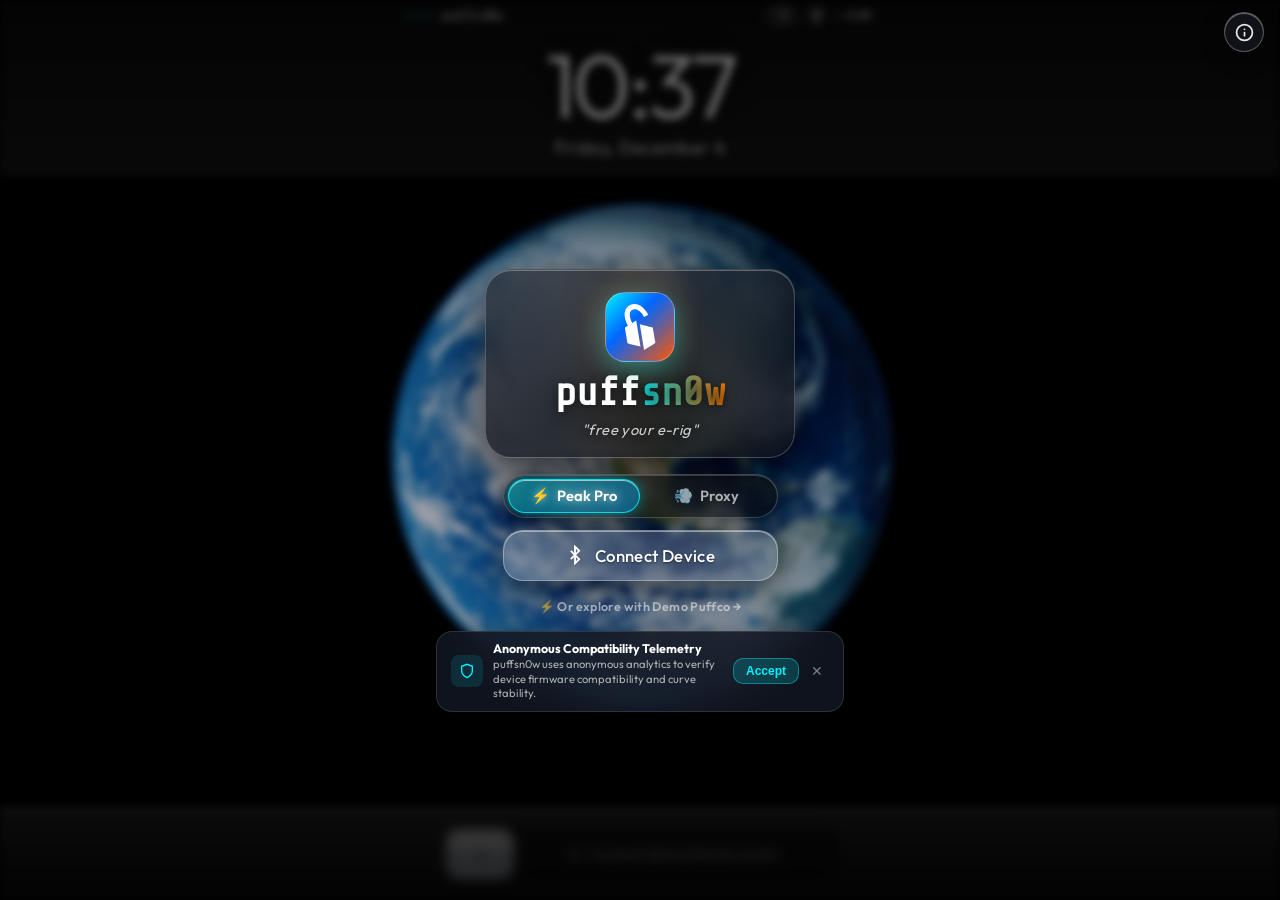
<file: puffsn0w/index.html>
<!DOCTYPE html>
<html lang="en" class="lockscreen-active">

<head>
  <meta charset="UTF-8">
  <meta name="viewport"
    content="width=device-width, initial-scale=1.0, maximum-scale=1.0, user-scalable=no, viewport-fit=cover">
  <!-- Primary SEO Meta Tags for "Puffco Jailbreak" -->
  <title>puffsn0w - Puffco Jailbreak Controller</title>
  <meta name="title" content="puffsn0w - Puffco Jailbreak Controller">
  <meta name="description"
    content="The ultimate Puffco jailbreak web app for Peak Pro &amp; Proxy. Unlock custom real-time heat curves, precision Web Bluetooth temperature control, LED lighting profiles, and direct hardware flash memory management with zero vendor lock-in.">
  <meta name="keywords"
    content="puffco jailbreak, puffco peak pro jailbreak, puffco proxy jailbreak, puffco 3dxl jailbreak, puffco custom heat curves, puffco bluetooth controller, puffco web app, web bluetooth puffco, e-rig jailbreak, peak pro temperature curves, puffco firmware profile bypass, puffsn0w">
  <meta name="robots" content="index, follow, max-snippet:-1, max-image-preview:large, max-video-preview:-1">
  <meta name="author" content="puffsn0w">
  <link rel="canonical" href="https://puffsn0w.terpscoops.com/">

  <!-- Open Graph / Facebook / Discord / Slack -->
  <meta property="og:type" content="website">
  <meta property="og:url" content="https://puffsn0w.terpscoops.com/">
  <meta property="og:site_name" content="puffsn0w">
  <meta property="og:title" content="Puffco Jailbreak | puffsn0w — Custom Heat Curves &amp; Web Bluetooth Controller">
  <meta property="og:description"
    content="Unlock your Puffco Peak Pro, 3DXL &amp; Proxy. Dynamic temperature curves, real-time telemetry, and complete freedom with no app install required.">
  <meta property="og:image" content="./icons/puffsn0w.png">
  <meta property="og:image:width" content="1200">
  <meta property="og:image:height" content="630">
  <meta property="og:image:alt" content="puffsn0w — The Ultimate Puffco Jailbreak and Web Studio">
  <meta property="og:locale" content="en_US">

  <!-- Twitter Cards -->
  <meta name="twitter:card" content="summary_large_image">
  <meta name="twitter:url" content="https://puffsn0w.terpscoops.com/">
  <meta name="twitter:title" content="puffsn0w - Puffco Jailbreak Controller">
  <meta name="twitter:description"
    content="Unlock your Puffco Peak Pro &amp; Proxy. Dynamic temperature curves, real-time telemetry, and complete freedom with no app install required.">
  <meta name="twitter:image" content="./icons/puffsn0w.png">
  <meta name="twitter:image:alt" content="puffsn0w — The Ultimate Puffco Jailbreak and Web Studio">

  <!-- Structured Data: WebApplication + FAQPage JSON-LD for rich Google snippets -->
  <script type="application/ld+json">
  {
    "@context": "https://schema.org",
    "@graph": [
      {
        "@type": "WebApplication",
        "@id": "https://puffsn0w.terpscoops.com/#app",
        "name": "puffsn0w",
        "alternateName": "Puffco Jailbreak Web Controller",
        "url": "https://puffsn0w.terpscoops.com/",
        "description": "An open-source Puffco jailbreak web application enabling real-time Web Bluetooth control, custom dynamic temperature heat curves, and hardware profile management for Puffco Peak Pro and Proxy devices.",
        "applicationCategory": "UtilitiesApplication",
        "operatingSystem": "Web, iOS (via Bluefy), Android (Chrome), macOS, Windows, Linux",
        "offers": {
          "@type": "Offer",
          "price": "0",
          "priceCurrency": "USD"
        },
        "featureList": [
          "Puffco Web Bluetooth jailbreak controller",
          "Dynamic real-time heat curve editor and PID loop governor",
          "Support for Peak Pro, Peak Pro v2, 3DXL chamber, and Proxy",
          "Direct hardware flash profile backup and vault restoration",
          "Offline Progressive Web App (PWA) with zero installation required",
          "Live thermal HUD with real-time temperature, battery, and sesh tracking"
        ],
        "keywords": "puffco jailbreak, puffco peak pro jailbreak, puffco proxy jailbreak, puffco custom heat curves, puffco bluetooth web app, peak pro 3dxl"
      },
      {
        "@type": "FAQPage",
        "@id": "https://puffsn0w.terpscoops.com/#faq",
        "mainEntity": [
          {
            "@type": "Question",
            "name": "What is the puffsn0w Puffco jailbreak?",
            "acceptedAnswer": {
              "@type": "Answer",
              "text": "puffsn0w is a free, open-source web application that connects directly to Puffco Peak Pro and Proxy e-rigs using Web Bluetooth. It acts as a jailbreak controller, unlocking advanced features like custom dynamic temperature curves, real-time telemetry, and profile customization without the official app or vendor lock-in."
            }
          },
          {
            "@type": "Question",
            "name": "How does puffsn0w connect to Puffco devices?",
            "acceptedAnswer": {
              "@type": "Answer",
              "text": "puffsn0w connects directly over 2.4 GHz Bluetooth Low Energy (BLE) using standard browser Web Bluetooth APIs. On desktop and Android, it works out of the box in Google Chrome, Edge, and Brave. On iOS, it connects seamlessly through BLE-enabled WebKit browsers such as Bluefy."
            }
          },
          {
            "@type": "Question",
            "name": "Does this Puffco jailbreak support the 3DXL chamber?",
            "acceptedAnswer": {
              "@type": "Answer",
              "text": "Yes, puffsn0w automatically detects standard chambers and the 3DXL chamber on both Peak Pro v1 and Peak Pro v2, dynamically adjusting real-time thermal curves and telemetry accordingly."
            }
          },
          {
            "@type": "Question",
            "name": "Can puffsn0w damage my device?",
            "acceptedAnswer": {
              "@type": "Answer",
              "text": "puffsn0w is designed with strict thermal safety policies, including hold-to-fire safeguards, hot-chamber guards, flash memory wear throttling, and dedicated profile slot routing to protect your hardware and factory profile presets."
            }
          }
        ]
      }
    ]
  }
  </script>


  <!-- Early Demo Mode Detection -->
  <script>
    (function () {
      var isDemo = window.__DEMO_MODE__ === true ||
        document.documentElement.dataset.demo === 'true' ||
        window.location.pathname.replace(/\/+$/, '').endsWith('/demo') ||
        window.location.pathname.includes('/demo/') ||
        new URLSearchParams(window.location.search).has('demo') ||
        window.location.hash.toLowerCase().includes('demo');
      if (isDemo) {
        window.__DEMO_MODE__ = true;
        document.documentElement.dataset.demo = 'true';
      }
    })();
  </script>

  <!-- Google tag (gtag.js) -->
  <script async src="https://www.googletagmanager.com/gtag/js?id=G-4HJF59E8YR"></script>
  <script>
    window.dataLayer = window.dataLayer || [];
    function gtag() { dataLayer.push(arguments); }
    gtag('js', new Date());

    gtag('config', 'G-4HJF59E8YR');
  </script>

  <!-- Mobile PWA & Apple Web App Meta -->
  <meta name="apple-mobile-web-app-capable" content="yes">
  <meta name="apple-mobile-web-app-status-bar-style" content="black-translucent">
  <meta name="apple-mobile-web-app-title" content="puffsn0w">
  <meta name="theme-color" content="#08090d">
  <!-- Path Browser (iOS) Web Bluetooth permission trigger -->
  <meta name="path-bluetooth" content="true">
  <link rel="manifest" href="./manifest.json">
  <link rel="icon" type="image/x-icon" href="./icons/favicon.ico">
  <link rel="icon" type="image/png" sizes="32x32" href="./icons/favicon-32x32.png">
  <link rel="icon" type="image/png" sizes="16x16" href="./icons/favicon-16x16.png">
  <link rel="icon" type="image/svg+xml" href="./icons/puffsn0w-icon.svg">
  <link rel="apple-touch-icon" sizes="180x180" href="./icons/apple-touch-icon.png">

  <!-- Google Fonts: JetBrains Mono, Outfit & Share Tech Mono for Jailbreak Terminal aesthetic -->
  <link rel="preconnect" href="https://fonts.googleapis.com">
  <link rel="preconnect" href="https://fonts.gstatic.com" crossorigin>
  <link
    href="https://fonts.googleapis.com/css2?family=JetBrains+Mono:wght@400;500;600;700&family=Outfit:wght@300;400;500;600;700;800&family=Share+Tech+Mono&display=swap"
    rel="stylesheet">
  <link rel="stylesheet" href="./styles.css?v=5.5">
</head>

<body class="theme-dark lockscreen-active">
  <!-- Ambient background glow layers -->
  <div class="glow-backdrop" aria-hidden="true">
    <div class="radial-orb orb-amber"></div>
    <div class="radial-orb orb-purple"></div>
    <div class="radial-orb orb-cyan"></div>
  </div>

  <!-- Browser Compatibility Helper Banner (Dismissible) -->
  <div id="compat-banner" class="compat-banner hidden">
    <div class="compat-banner-content">
      <span class="compat-banner-icon">📱</span>
      <div class="compat-banner-text">
        <span id="compat-banner-msg"><strong>iOS Notice:</strong> Mobile Safari does not support Bluetooth. Open in <a
            href="https://apps.apple.com/us/app/bluefy-web-ble-browser/id1492822055" target="_blank"
            rel="noopener noreferrer"
            style="color: var(--accent-cyan); text-decoration: underline;"><strong>Bluefy</strong></a> (Path Browser no
          longer accepts custom URLs) to connect directly via Web Bluetooth!</span>
      </div>
    </div>
    <div class="compat-banner-actions">
      <button id="compat-guide-btn" class="compat-btn-guide">Guide</button>
      <button id="compat-dismiss-btn" class="compat-btn-dismiss" aria-label="Dismiss banner">✕</button>
    </div>
  </div>

  <!-- ========================================================================= -->
  <!-- puffsn0w Classic iPod Touch "Slide to Unlock" Lockscreen Home Page        -->
  <!-- ========================================================================= -->
  <section id="lockscreen" class="lockscreen-overlay lockscreen-locked" aria-label="puffsn0w Lock Screen">
    <!-- Fullscreen Earth Wallpaper Background (blurred while locked/disconnected) -->
    <div id="lockscreen-wallpaper" class="lockscreen-wallpaper"></div>

    <!-- Top-Right Lockscreen Info Button (Pre-connection quick guide) -->
    <button id="lockscreen-info-btn" class="lockscreen-info-btn" type="button"
      aria-label="puffsn0w App Info & Setup Guide" title="App Info & Setup Instructions">
      <svg viewBox="0 0 24 24" width="19" height="19" fill="none" stroke="currentColor" stroke-width="2.2"
        stroke-linecap="round" stroke-linejoin="round" aria-hidden="true">
        <circle cx="12" cy="12" r="10"></circle>
        <line x1="12" y1="16" x2="12" y2="12"></line>
        <line x1="12" y1="8" x2="12.01" y2="8"></line>
      </svg>
    </button>

    <!-- Top Header Bar with dark grey transparent background & border -->
    <div class="lockscreen-top-bar">
      <!-- Top Status Bar -->
      <div class="lockscreen-status-bar">
        <div class="status-carrier">
          <span class="carrier-dots">•••••</span>
          <span class="carrier-name">puffsn0w</span>
        </div>
        <div class="status-icons">
          <button type="button" id="lockscreen-unit-pill" class="lockscreen-unit-pill" title="Temperature Unit: Click to switch °F / °C" aria-label="Toggle Temperature Unit">°F</button>
          <span id="lockscreen-bt-badge" class="lockscreen-bt-badge" title="Web Bluetooth Status">
            <svg viewBox="0 0 24 24" width="13" height="13" fill="none" stroke="currentColor" stroke-width="2.2">
              <path d="m7 7 10 10-5 5V2l5 5L7 17" />
            </svg>
          </span>
          <span id="lockscreen-battery-pill" class="lockscreen-battery-pill" title="Device Battery">
            <span id="lockscreen-battery-val">--%</span>
            <svg viewBox="0 0 24 24" width="14" height="14" fill="none" stroke="currentColor" stroke-width="2">
              <rect x="2" y="7" width="16" height="10" rx="2" ry="2" />
              <line x1="22" y1="11" x2="22" y2="13" />
              <rect id="lockscreen-battery-fill" x="4" y="9" width="0" height="6" rx="1" fill="currentColor" />
            </svg>
          </span>
        </div>
      </div>

      <!-- iPod Touch Big Digital Clock & Date -->
      <div class="lockscreen-clock-section">
        <div id="lockscreen-clock" class="lockscreen-clock">9:41</div>
        <div id="lockscreen-date" class="lockscreen-date">Loading...</div>
      </div>
    </div>

    <!-- Center Jailbreak & Connect Section (Disappears once connected) -->
    <div id="lockscreen-center-section" class="lockscreen-center-section">
      <div class="lockscreen-brand-box">
        <div class="lockscreen-logo-halo"></div>
        <div class="lockscreen-logo" aria-hidden="true">
          <svg viewBox="0 0 378.51 565.57" width="46" height="46" fill="currentColor">
            <path
              d="M346.42,288.44s-139.03-33.79-159.45-40.37l52.49,317.5c46.31-29.82,97.72-57.81,139.06-90.27-10.52-52.71-32.09-186.85-32.09-186.85Z" />
            <path
              d="M96.63,70.38c17.71-8.55,33.85-9.57,50.8-3.2,46.22,17.36,80.58,67.04,91.05,91.65l51.51-27.59c-.48-1.15-2.4-7.3-23.21-38-29.35-43.29-61.97-71.93-96.95-85.13-32.88-12.41-67.69-10.54-100.67,5.38C37.18,28.93,15.22,54.35,5.66,87-5.18,124.05-.43,169.85,19.79,223.13c6.79,17.9,14.21,33.58,20.2,45.24l-29.08,18.28-7.21,4.03,31.62,190.54c49.34,17.02,106.36,27.37,159.65,40.19l-52.49-317.5-48.86,30.72c-17.23-34.71-38.65-91.43-27.32-129.96,4.6-15.64,14.23-26.53,30.32-34.3Z" />
          </svg>
        </div>
        <h1 class="lockscreen-title terminal-brand">puff<span>sn0w</span></h1>
        <p class="lockscreen-tagline">"free your e-rig"</p>
      </div>

      <!-- Semantic SEO Overview for Search Engines & Accessibility -->
      <section class="sr-only" aria-label="About puffsn0w Puffco Jailbreak">
        <h2>Puffco Jailbreak — Dynamic Heat Curves &amp; Web Bluetooth Controller</h2>
        <p>puffsn0w is the open-source Puffco jailbreak designed for Puffco Peak Pro (v1 and v2), 3DXL chambers, and
          Puffco Proxy devices. It enables real-time dynamic heat curves, hardware flash memory profile vaults, instant
          temperature step adjustments, and battery diagnostics directly inside the web browser via Web Bluetooth with
          zero app store installation.</p>
      </section>


      <!-- Connect Button & Actions Card -->
      <div id="lockscreen-connect-card" class="lockscreen-connect-card">
        <!-- Device Choice Slider (Chosen Cleanly First) -->
        <div class="lockscreen-device-switch-wrap">
          <div id="lockscreen-device-slider" class="lockscreen-device-slider" role="radiogroup" aria-label="Select Device Model">
            <button type="button" id="lockscreen-select-peak" class="dev-slider-btn active" role="radio" aria-checked="true" data-kind="peak" title="Select Peak Pro (v1 / v2 / 3DXL)">
              <span class="dev-slider-icon">⚡</span>
              <span class="dev-slider-text">Peak Pro</span>
            </button>
            <span class="dev-slider-thumb"></span>
            <button type="button" id="lockscreen-select-proxy" class="dev-slider-btn" role="radio" aria-checked="false" data-kind="proxy" title="Select Proxy / Pivot">
              <span class="dev-slider-icon">💨</span>
              <span class="dev-slider-text">Proxy</span>
            </button>
          </div>
        </div>

        <!-- Connect Button -->
        <button id="lockscreen-connect-btn" class="lockscreen-btn-primary" title="Scan & Connect Puffco Device">
          <svg class="btn-ble-icon" viewBox="0 0 24 24" width="20" height="20" fill="none" stroke="currentColor"
            stroke-width="2.2">
            <path d="m7 7 10 10-5 5V2l5 5L7 17" />
          </svg>
          <span id="lockscreen-connect-label">Connect Peak Pro</span>
        </button>
        <div style="margin-top: 8px;">
          <a href="./demo/" class="lockscreen-demo-link" title="Explore puffsn0w with a simulated Peak Pro">⚡ Or explore
            with Demo Puffco →</a>
        </div>
      </div>

      <!-- Unobtrusive Analytics Consent Modal (inobtrusive popup below connect button) -->
      <div id="analytics-modal" class="analytics-popup">
        <div class="analytics-popup-inner">
          <div class="analytics-popup-icon" aria-hidden="true">
            <svg viewBox="0 0 24 24" width="16" height="16" fill="none" stroke="currentColor" stroke-width="2">
              <path d="M12 22s8-4 8-10V5l-8-3-8 3v7c0 6 8 10 8 10z" />
            </svg>
          </div>
          <div class="analytics-popup-text">
            <span class="analytics-title">Anonymous Compatibility Telemetry</span>
            <span class="analytics-desc">puffsn0w uses anonymous analytics to verify device firmware compatibility and
              curve stability.</span>
          </div>
          <div class="analytics-popup-actions">
            <button id="analytics-accept-btn" class="analytics-btn-accept">Accept</button>
            <button id="analytics-dismiss-btn" class="analytics-btn-dismiss"
              aria-label="Dismiss analytics popup">✕</button>
          </div>
        </div>
      </div>
    </div>

    <!-- iPod Touch Classic Slide to Unlock Slider Bottom Bar with dark grey transparent background -->
    <div class="lockscreen-bottom-bar">
      <div class="slider-container">
        <div id="lockscreen-slider-track" class="slide-to-unlock-track slider-locked">
          <!-- Locked hint overlay (blurred initially until device connects) -->
          <div id="slider-locked-hint" class="slider-locked-hint">
            <svg viewBox="0 0 24 24" width="13" height="13" fill="none" stroke="currentColor" stroke-width="2.2">
              <rect x="3" y="11" width="18" height="11" rx="2" ry="2" />
              <path d="M7 11V7a5 5 0 0 1 10 0v4" />
            </svg>
            <span id="slider-locked-text">Connect device first to unlock</span>
          </div>

          <!-- Shimmering text (active once connected) -->
          <div id="slide-shimmer-label" class="slide-shimmer-text">
            <span>slide to unlock</span>
          </div>

          <!-- Skeuomorphic iPod Slider Thumb -->
          <div id="lockscreen-slider-thumb" class="slide-thumb" role="slider" aria-label="Slide to unlock" tabindex="0">
            <div class="thumb-inner-gloss"></div>
            <svg class="thumb-chevron" viewBox="0 0 24 24" width="22" height="22" fill="currentColor">
              <path d="M5 13h9.17l-3.58 3.59L12 18l6-6-6-6-1.41 1.41L14.17 11H5v2z" />
            </svg>
          </div>
        </div>
      </div>
    </div>

    <!-- Lockscreen Info & Platform Setup Guide Modal -->
    <div id="lockscreen-info-modal" class="lockscreen-info-modal-overlay hidden" role="dialog" aria-modal="true"
      aria-labelledby="lockscreen-info-title">
      <div class="lockscreen-info-modal-window">
        <!-- Modal Header -->
        <div class="lockscreen-info-header">
          <div class="lockscreen-info-header-title">
            <div class="lockscreen-info-pill-badge">PUFFSN0W GUIDE</div>
            <h3 id="lockscreen-info-title" class="lockscreen-info-title">Quick Overview &amp; Setup</h3>
          </div>
          <button id="close-lockscreen-info-modal" class="lockscreen-info-close-btn" type="button"
            aria-label="Close guide">✕</button>
        </div>

        <!-- Modal Section Switcher Tabs -->
        <div class="info-nav-tabs" role="tablist" aria-label="Information section switcher">
          <button type="button" class="info-nav-tab active" data-info-tab="instructions" id="info-tab-instructions"
            role="tab" aria-selected="true" aria-controls="info-section-instructions">
            <svg viewBox="0 0 24 24" width="15" height="15" fill="none" stroke="currentColor" stroke-width="2" aria-hidden="true">
              <path d="M12 2L3 14h9l-1 8 10-12h-9l1-8z" />
            </svg>
            <span>Setup Instructions</span>
          </button>
          <button type="button" class="info-nav-tab tab-disclaimer" data-info-tab="disclaimer" id="info-tab-disclaimer"
            role="tab" aria-selected="false" aria-controls="info-section-disclaimer">
            <svg viewBox="0 0 24 24" width="15" height="15" fill="none" stroke="currentColor" stroke-width="2" aria-hidden="true">
              <path d="M12 22s8-4 8-10V5l-8-3-8 3v7c0 6 8 10 8 10z" />
              <line x1="12" y1="8" x2="12" y2="12" />
              <line x1="12" y1="16" x2="12.01" y2="16" />
            </svg>
            <span>Legal Disclaimer</span>
          </button>
        </div>

        <div class="lockscreen-info-body">
          <!-- SECTION 1: SETUP INSTRUCTIONS -->
          <div id="info-section-instructions" class="info-section-content active">
            <!-- 1-Sentence App Rundown Banner -->
            <div class="lockscreen-rundown-card">
              <div class="rundown-icon" aria-hidden="true">
                <svg viewBox="0 0 24 24" width="20" height="20" fill="none" stroke="currentColor" stroke-width="2">
                  <path d="M13 2L3 14h9l-1 8 10-12h-9l1-8z" />
                </svg>
              </div>
              <p class="rundown-text">
                <strong>puffsn0w</strong> is an open-source web jailbreak for Puffco Peak Pro &amp; Proxy that unlocks
                custom dynamic heat curves, real-time telemetry, and hardware profile tuning directly in your browser with
                zero vendor lock-in.
              </p>
            </div>

            <!-- Tri-Toggle Platform Switcher -->
            <div class="platform-switcher-section">
              <div class="platform-switcher-label">Select Your Platform:</div>
              <div class="platform-switcher" role="tablist" aria-label="Choose operating system">
                <button type="button" class="platform-tab-btn active" data-platform="ios" role="tab" aria-selected="true"
                  aria-controls="platform-panel-ios" id="tab-ios">
                  <svg viewBox="0 0 24 24" width="16" height="16" fill="currentColor" aria-hidden="true">
                    <path
                      d="M18.71 19.5c-.83 1.24-1.71 2.45-3.05 2.47-1.34.03-1.77-.79-3.29-.79-1.53 0-2 .77-3.27.82-1.31.05-2.3-1.32-3.14-2.53C4.25 17 2.94 12.45 4.7 9.39c.87-1.52 2.43-2.48 4.12-2.51 1.28-.02 2.5.87 3.29.87.78 0 2.26-1.07 3.81-.91.65.03 2.47.26 3.64 1.98-.09.06-2.17 1.28-2.15 3.81.03 3.02 2.65 4.03 2.68 4.04-.03.07-.42 1.44-1.38 2.83M15.97 6.4c.66-.82 1.11-1.96.99-3.1-.96.04-2.12.64-2.8 1.44-.6.69-1.12 1.83-.98 2.93 1.07.08 2.13-.45 2.79-1.27z" />
                  </svg>
                  <span>iOS</span>
                </button>
                <button type="button" class="platform-tab-btn" data-platform="android" role="tab" aria-selected="false"
                  aria-controls="platform-panel-android" id="tab-android">
                  <svg viewBox="0 0 24 24" width="16" height="16" fill="currentColor" aria-hidden="true">
                    <path
                      d="M17.523 15.341a1 1 0 1 0-1.732-1 1 1 0 0 0 1.732 1zm-11.046 0a1 1 0 1 0-1.732-1 1 1 0 0 0 1.732 1zM7.05 6.462l-1.42-2.46a.5.5 0 1 0-.866.5l1.443 2.5A8.04 8.04 0 0 0 2.05 13h19.9a8.04 8.04 0 0 0-4.157-5.998l1.443-2.5a.5.5 0 1 0-.866-.5L16.95 6.462A7.95 7.95 0 0 0 12 5.5c-1.79 0-3.465.347-4.95.962z" />
                  </svg>
                  <span>Android</span>
                </button>
                <button type="button" class="platform-tab-btn" data-platform="desktop" role="tab" aria-selected="false"
                  aria-controls="platform-panel-desktop" id="tab-desktop">
                  <svg viewBox="0 0 24 24" width="16" height="16" fill="currentColor" aria-hidden="true">
                    <path
                      d="M20 18c1.1 0 2-.9 2-2V6c0-1.1-.9-2-2-2H4c-1.1 0-2 .9-2 2v10c0 1.1.9 2 2 2H0v2h24v-2h-4zM4 6h16v10H4V6z" />
                  </svg>
                  <span>Desktop</span>
                </button>
              </div>
            </div>

            <!-- Platform Panels Container -->
            <div class="platform-panels-container">
              <!-- iOS Instructions Panel -->
              <div id="platform-panel-ios" class="platform-panel active" role="tabpanel" aria-labelledby="tab-ios">
                <div class="panel-header-badge">
                  <span class="badge-tag apple-tag">Apple iPhone &amp; iPad</span>
                  <span class="badge-status">Web BLE Browser Required</span>
                </div>
                <ol class="instruction-steps">
                  <li class="instruction-step">
                    <div class="step-num">1</div>
                    <div class="step-details">
                      <h4>Install Bluefy &amp; Open puffsn0w</h4>
                      <p>Download <a href="https://apps.apple.com/us/app/bluefy-web-ble-browser/id1492822055"
                          target="_blank" rel="noopener noreferrer" class="link-cyan"><strong>Bluefy Web BLE Browser
                            ↗</strong></a> from the App Store, then open <strong>puffsn0w.terpscoops.com</strong>.</p>
                      <div class="copy-url-container">
                        <div class="copy-url-box">
                          <input type="text" class="copy-url-input" id="ios-puffsn0w-url" value="puffsn0w.terpscoops.com"
                            readonly spellcheck="false" aria-label="puffsn0w URL" />
                          <button type="button" class="btn-copy-url" id="copy-url-btn" aria-label="Copy website URL"
                            title="Copy URL">
                            <svg class="copy-icon" viewBox="0 0 24 24" width="13" height="13" fill="none"
                              stroke="currentColor" stroke-width="2">
                              <rect x="9" y="9" width="13" height="13" rx="2" ry="2"></rect>
                              <path d="M5 15H4a2 2 0 0 1-2-2V4a2 2 0 0 1 2-2h9a2 2 0 0 1 2 2v1"></path>
                            </svg>
                            <span class="copy-text">Copy</span>
                          </button>
                        </div>
                      </div>
                    </div>
                  </li>
                  <li class="instruction-step">
                    <div class="step-num">2</div>
                    <div class="step-details">
                      <h4>Before Pairing</h4>
                      <p>Close the official Puffco app (Path Browser). Hold the power button on your Peak Pro or Proxy for
                        <strong>6 seconds</strong> until the light ring pulses blue.
                      </p>
                    </div>
                  </li>
                  <li class="instruction-step">
                    <div class="step-num">3</div>
                    <div class="step-details">
                      <h4>Connect &amp; Slide to Unlock</h4>
                      <p>Tap <strong>Connect Device</strong>, select your device from the popup picker, and slide to
                        unlock!</p>
                    </div>
                  </li>
                </ol>

                <!-- Tooltip Style Tip Step -->
                <div class="instruction-tip-card">
                  <div class="tip-header">
                    <div class="tip-badge">
                      <svg viewBox="0 0 24 24" width="12" height="12" fill="none" stroke="currentColor"
                        stroke-width="2.5">
                        <path
                          d="M12 2v4M12 18v4M4.93 4.93l2.83 2.83M16.24 16.24l2.83 2.83M2 12h4M18 12h4M4.93 19.07l2.83-2.83M16.24 7.76l2.83-2.83" />
                      </svg>
                      <span>TIP</span>
                    </div>
                    <span class="tip-title">Home Screen Shortcut</span>
                  </div>
                  <p class="tip-body">
                    To create a 1-tap Home Screen icon, open your <strong>Shortcuts</strong> app and create a shortcut for
                    <em>Open App &gt; Bluefy</em>.
                  </p>
                </div>
              </div>

              <!-- Android Instructions Panel -->
              <div id="platform-panel-android" class="platform-panel" role="tabpanel" aria-labelledby="tab-android"
                hidden>
                <div class="panel-header-badge">
                  <span class="badge-tag android-tag">Android Devices</span>
                  <span class="badge-status">Native Web Bluetooth Ready</span>
                </div>
                <ol class="instruction-steps">
                  <li class="instruction-step">
                    <div class="step-num">1</div>
                    <div class="step-details">
                      <h4>Open in Browser</h4>
                      <p>Open in Chrome, Edge, or Samsung Internet. Web Bluetooth is natively supported.</p>
                    </div>
                  </li>
                  <li class="instruction-step">
                    <div class="step-num">2</div>
                    <div class="step-details">
                      <h4>Before Pairing</h4>
                      <p>Turn on Bluetooth &amp; Location, and close the official Puffco app. Hold power on your device
                        for
                        <strong>6 seconds</strong> until the light ring pulses blue.
                      </p>
                    </div>
                  </li>
                  <li class="instruction-step">
                    <div class="step-num">3</div>
                    <div class="step-details">
                      <h4>Connect &amp; Slide to Unlock</h4>
                      <p>Tap <strong>Connect Device</strong>, select your device from the popup picker, and slide to
                        unlock!</p>
                    </div>
                  </li>
                </ol>

                <!-- Tooltip Style Tip Step -->
                <div class="instruction-tip-card">
                  <div class="tip-header">
                    <div class="tip-badge">
                      <svg viewBox="0 0 24 24" width="12" height="12" fill="none" stroke="currentColor"
                        stroke-width="2.5">
                        <path
                          d="M12 2v4M12 18v4M4.93 4.93l2.83 2.83M16.24 16.24l2.83 2.83M2 12h4M18 12h4M4.93 19.07l2.83-2.83M16.24 7.76l2.83-2.83" />
                      </svg>
                      <span>TIP</span>
                    </div>
                    <span class="tip-title">Install App (PWA)</span>
                  </div>
                  <p class="tip-body">
                    Tap the browser menu (<strong>⋮</strong>) and select <strong>"Install app"</strong> or
                    <strong>"Add to Home screen"</strong> for a full-screen standalone app experience.
                  </p>
                </div>
              </div>

              <!-- Desktop Instructions Panel -->
              <div id="platform-panel-desktop" class="platform-panel" role="tabpanel" aria-labelledby="tab-desktop"
                hidden>
                <div class="panel-header-badge">
                  <span class="badge-tag desktop-tag">macOS / Windows / Linux</span>
                  <span class="badge-status">Chromium Native BLE</span>
                </div>
                <ol class="instruction-steps">
                  <li class="instruction-step">
                    <div class="step-num">1</div>
                    <div class="step-details">
                      <h4>Open in Chromium Browser</h4>
                      <p>Open in Chrome, Edge, Brave, or Arc. Web Bluetooth is natively supported.</p>
                    </div>
                  </li>
                  <li class="instruction-step">
                    <div class="step-num">2</div>
                    <div class="step-details">
                      <h4>Before Pairing</h4>
                      <p>Close the mobile app. On macOS, ensure Chrome has Bluetooth access. Hold power on your device for
                        <strong>6 seconds</strong> until the light ring pulses blue.
                      </p>
                    </div>
                  </li>
                  <li class="instruction-step">
                    <div class="step-num">3</div>
                    <div class="step-details">
                      <h4>Connect &amp; Slide to Unlock</h4>
                      <p>Click <strong>Connect Device</strong>, select your device from the popup picker, and slide to
                        unlock!</p>
                    </div>
                  </li>
                </ol>

                <!-- Tooltip Style Tip Step -->
                <div class="instruction-tip-card">
                  <div class="tip-header">
                    <div class="tip-badge">
                      <svg viewBox="0 0 24 24" width="12" height="12" fill="none" stroke="currentColor"
                        stroke-width="2.5">
                        <path
                          d="M12 2v4M12 18v4M4.93 4.93l2.83 2.83M16.24 16.24l2.83 2.83M2 12h4M18 12h4M4.93 19.07l2.83-2.83M16.24 7.76l2.83-2.83" />
                      </svg>
                      <span>TIP</span>
                    </div>
                    <span class="tip-title">Install Desktop App</span>
                  </div>
                  <p class="tip-body">
                    Click the install icon (<strong>⊕</strong>) in your browser address bar to install puffsn0w as a
                    standalone desktop app.
                  </p>
                </div>
              </div>
            </div>

            <!-- Subtle Link to Legal Disclaimer -->
            <div class="disclaimer-jump-wrap">
              <button type="button" class="btn-text-link" id="jump-to-disclaimer-btn">
                <span>⚖️ Read Legal Disclaimer &amp; Liability Waiver</span>
                <svg viewBox="0 0 24 24" width="14" height="14" fill="none" stroke="currentColor" stroke-width="2">
                  <path d="M5 12h14M12 5l7 7-7 7" />
                </svg>
              </button>
            </div>
          </div>

          <!-- SECTION 2: LEGAL & SAFETY DISCLAIMER (Separate Tab) -->
          <div id="info-section-disclaimer" class="info-section-content" hidden>
            <div class="disclaimer-overview-banner">
              <div class="disclaimer-banner-icon" aria-hidden="true">
                <svg viewBox="0 0 24 24" width="22" height="22" fill="none" stroke="currentColor" stroke-width="2">
                  <path d="M12 22s8-4 8-10V5l-8-3-8 3v7c0 6 8 10 8 10z" />
                  <line x1="12" y1="8" x2="12" y2="12" />
                  <line x1="12" y1="16" x2="12.01" y2="16" />
                </svg>
              </div>
              <div>
                <h4 class="disclaimer-banner-title">Legal &amp; Safety Disclaimer</h4>
                <p class="disclaimer-banner-sub">Please review the terms of use, assumption of risk, and limitation of liability before connecting your device.</p>
              </div>
            </div>

            <div class="disclaimer-clauses-list">
              <div class="disclaimer-clause-card">
                <div class="clause-header">
                  <span class="clause-badge">AFFILIATION</span>
                  <h5>Independent Third-Party Software</h5>
                </div>
                <p>puffsn0w is an independent, community-developed open-source software project. It is <strong>not affiliated, associated, authorized, endorsed by, or in any way officially connected with Puff Co.</strong> or any of its subsidiaries. All product names, logos, and trademarks (including &ldquo;Puff Co.&rdquo;, &ldquo;Puffco&rdquo;, &ldquo;Peak Pro&rdquo;, &ldquo;Proxy&rdquo;, and &ldquo;3DXL&rdquo;) are registered trademarks of their respective owners.</p>
              </div>

              <div class="disclaimer-clause-card">
                <div class="clause-header">
                  <span class="clause-badge badge-warning">AS-IS USE</span>
                  <h5>Assumption of Risk (&ldquo;As-Is&rdquo;)</h5>
                </div>
                <p>This software is provided <strong>&ldquo;as is&rdquo; and &ldquo;as available&rdquo; without warranties of any kind</strong>, express or implied. Operating electronic vaporizers, tuning temperature setpoints, executing dynamic heating curves, or writing directly to hardware profile registers involves inherent physical and electrical risks. You assume all responsibility and risk for any use of puffsn0w with your hardware.</p>
              </div>

              <div class="disclaimer-clause-card">
                <div class="clause-header">
                  <span class="clause-badge badge-danger">LIABILITY</span>
                  <h5>Complete Limitation of Liability</h5>
                </div>
                <p>In no event shall the authors, developers, maintainers, contributors, or distributors of puffsn0w be held liable for any direct, indirect, incidental, special, exemplary, punitive, or consequential damages (including, but not limited to, device malfunction, chamber damage, heating element burnout, battery degradation, voided manufacturer warranties, loss of data, property damage, or personal injury) arising out of or in connection with the use, misuse, or inability to use this software.</p>
              </div>

              <div class="disclaimer-clause-card">
                <div class="clause-header">
                  <span class="clause-badge badge-muted">WARRANTY</span>
                  <h5>Manufacturer Warranty Notice</h5>
                </div>
                <p>Modifying factory operating parameters, flashing unofficial thermal curves, or communicating with your device via third-party Bluetooth software may void your original manufacturer warranty. Use entirely at your own discretion and risk.</p>
              </div>
            </div>

            <div class="disclaimer-back-wrap">
              <button type="button" class="btn btn-secondary btn-sm" id="back-to-guide-btn">
                <svg viewBox="0 0 24 24" width="14" height="14" fill="none" stroke="currentColor" stroke-width="2">
                  <path d="M19 12H5M12 19l-7-7 7-7" />
                </svg>
                <span>Back to Setup Instructions</span>
              </button>
            </div>
          </div>
        </div>

        <!-- Modal Footer Actions -->
        <div class="lockscreen-info-footer">
          <button id="close-lockscreen-info-btn" class="btn btn-primary" type="button">Got It</button>
        </div>
      </div>
    </div>
  </section>

  <!-- ========================================================================= -->
  <!-- Main Application Dashboard Layout                                         -->
  <!-- ========================================================================= -->
  <div class="app-layout" inert aria-hidden="true">
    <!-- Daily Updates Scroller Banner (Persists across tabs) -->
    <div id="telemetry-banner" class="telemetry-banner" role="region" aria-label="Daily updates">
      <div class="telemetry-banner-badge">
        <span class="banner-pulse-dot" aria-hidden="true"></span>
        <span class="banner-badge-text">UPDATES</span>
      </div>
      <div class="telemetry-banner-scroller" id="telemetry-banner-scroller" tabindex="0" aria-label="Daily updates scroller">
        <div class="telemetry-banner-track" id="telemetry-banner-track">
          <!-- Set 1 -->
          <div class="telemetry-banner-group">
            <a href="https://discord.gg/wz4tvNdyDh" target="_blank" rel="noopener noreferrer" class="telemetry-banner-link" title="Join the PuffSn0w Discord">
              <svg class="banner-discord-icon" viewBox="0 0 24 24" width="14" height="14" fill="currentColor" aria-hidden="true">
                <path d="M20.317 4.37a19.791 19.791 0 0 0-4.885-1.515.074.074 0 0 0-.079.037c-.21.375-.444.864-.608 1.25a18.27 18.27 0 0 0-5.487 0 12.64 12.64 0 0 0-.617-1.25.077.077 0 0 0-.079-.037A19.736 19.736 0 0 0 3.677 4.37a.07.07 0 0 0-.032.027C.533 9.046-.32 13.58.099 18.057a.082.082 0 0 0 .031.057 19.9 19.9 0 0 0 5.993 3.03.078.078 0 0 0 .084-.028c.462-.63.874-1.295 1.226-1.994.021-.041.001-.09-.041-.106a13.107 13.107 0 0 1-1.872-.892.077.077 0 0 1-.008-.128 10.2 10.2 0 0 0 .372-.292.074.074 0 0 1 .077-.01c3.929 1.793 8.18 1.793 12.061 0a.074.074 0 0 1 .078.01c.12.098.246.198.373.292a.077.077 0 0 1-.006.127 12.299 12.299 0 0 1-1.873.894.077.077 0 0 0-.041.107c.36.698.772 1.362 1.225 1.993a.076.076 0 0 0 .084.028 19.839 19.839 0 0 0 6.002-3.03.077.077 0 0 0 .032-.054c.5-5.177-.838-9.674-3.549-13.66a.061.061 0 0 0-.031-.028zM8.02 15.33c-1.183 0-2.157-1.085-2.157-2.419 0-1.333.956-2.419 2.157-2.419 1.21 0 2.176 1.096 2.157 2.42 0 1.333-.956 2.418-2.157 2.418zm7.975 0c-1.183 0-2.157-1.085-2.157-2.419 0-1.333.955-2.419 2.157-2.419 1.21 0 2.176 1.096 2.157 2.42 0 1.333-.946 2.418-2.157 2.418z"/>
              </svg>
              <span>Bugs? Feature requests? Join our Discord!</span>
              <svg class="banner-link-arrow" viewBox="0 0 24 24" width="11" height="11" fill="none" stroke="currentColor" stroke-width="2.5" stroke-linecap="round" stroke-linejoin="round" aria-hidden="true">
                <path d="M18 13v6a2 2 0 0 1-2 2H5a2 2 0 0 1-2-2V8a2 2 0 0 1 2-2h6"></path>
                <polyline points="15 3 21 3 21 9"></polyline>
                <line x1="10" y1="14" x2="21" y2="3"></line>
              </svg>
            </a>
            <span class="telemetry-banner-sep" aria-hidden="true">✦</span>
            <span class="telemetry-banner-item">
              <span class="banner-item-icon">✨</span>
              <span class="banner-item-text">Curve Club coming soon!</span>
            </span>
            <span class="telemetry-banner-sep" aria-hidden="true">✦</span>
            <span class="telemetry-banner-item">
              <span class="banner-item-icon">🏮</span>
              <span class="banner-item-text">Lantern mode fix on the way!</span>
            </span>
          </div>
          <div class="telemetry-banner-group">
            <a href="https://discord.gg/wz4tvNdyDh" target="_blank" rel="noopener noreferrer" class="telemetry-banner-link" title="Join the PuffSn0w Discord">
              <svg class="banner-discord-icon" viewBox="0 0 24 24" width="14" height="14" fill="currentColor" aria-hidden="true">
                <path d="M20.317 4.37a19.791 19.791 0 0 0-4.885-1.515.074.074 0 0 0-.079.037c-.21.375-.444.864-.608 1.25a18.27 18.27 0 0 0-5.487 0 12.64 12.64 0 0 0-.617-1.25.077.077 0 0 0-.079-.037A19.736 19.736 0 0 0 3.677 4.37a.07.07 0 0 0-.032.027C.533 9.046-.32 13.58.099 18.057a.082.082 0 0 0 .031.057 19.9 19.9 0 0 0 5.993 3.03.078.078 0 0 0 .084-.028c.462-.63.874-1.295 1.226-1.994.021-.041.001-.09-.041-.106a13.107 13.107 0 0 1-1.872-.892.077.077 0 0 1-.008-.128 10.2 10.2 0 0 0 .372-.292.074.074 0 0 1 .077-.01c3.929 1.793 8.18 1.793 12.061 0a.074.074 0 0 1 .078.01c.12.098.246.198.373.292a.077.077 0 0 1-.006.127 12.299 12.299 0 0 1-1.873.894.077.077 0 0 0-.041.107c.36.698.772 1.362 1.225 1.993a.076.076 0 0 0 .084.028 19.839 19.839 0 0 0 6.002-3.03.077.077 0 0 0 .032-.054c.5-5.177-.838-9.674-3.549-13.66a.061.061 0 0 0-.031-.028zM8.02 15.33c-1.183 0-2.157-1.085-2.157-2.419 0-1.333.956-2.419 2.157-2.419 1.21 0 2.176 1.096 2.157 2.42 0 1.333-.956 2.418-2.157 2.418zm7.975 0c-1.183 0-2.157-1.085-2.157-2.419 0-1.333.955-2.419 2.157-2.419 1.21 0 2.176 1.096 2.157 2.42 0 1.333-.946 2.418-2.157 2.418z"/>
              </svg>
              <span>Bugs? Feature requests? Join our Discord!</span>
              <svg class="banner-link-arrow" viewBox="0 0 24 24" width="11" height="11" fill="none" stroke="currentColor" stroke-width="2.5" stroke-linecap="round" stroke-linejoin="round" aria-hidden="true">
                <path d="M18 13v6a2 2 0 0 1-2 2H5a2 2 0 0 1-2-2V8a2 2 0 0 1 2-2h6"></path>
                <polyline points="15 3 21 3 21 9"></polyline>
                <line x1="10" y1="14" x2="21" y2="3"></line>
              </svg>
            </a>
            <span class="telemetry-banner-sep" aria-hidden="true">✦</span>
            <span class="telemetry-banner-item">
              <span class="banner-item-icon">✨</span>
              <span class="banner-item-text">Curve Club coming soon!</span>
            </span>
            <span class="telemetry-banner-sep" aria-hidden="true">✦</span>
            <span class="telemetry-banner-item">
              <span class="banner-item-icon">🏮</span>
              <span class="banner-item-text">Lantern mode fix on the way!</span>
            </span>
          </div>
          <!-- Set 2 (Duplicate for continuous seamless marquee) -->
          <div class="telemetry-banner-group" aria-hidden="true">
            <a href="https://discord.gg/wz4tvNdyDh" target="_blank" rel="noopener noreferrer" class="telemetry-banner-link" tabindex="-1">
              <svg class="banner-discord-icon" viewBox="0 0 24 24" width="14" height="14" fill="currentColor">
                <path d="M20.317 4.37a19.791 19.791 0 0 0-4.885-1.515.074.074 0 0 0-.079.037c-.21.375-.444.864-.608 1.25a18.27 18.27 0 0 0-5.487 0 12.64 12.64 0 0 0-.617-1.25.077.077 0 0 0-.079-.037A19.736 19.736 0 0 0 3.677 4.37a.07.07 0 0 0-.032.027C.533 9.046-.32 13.58.099 18.057a.082.082 0 0 0 .031.057 19.9 19.9 0 0 0 5.993 3.03.078.078 0 0 0 .084-.028c.462-.63.874-1.295 1.226-1.994.021-.041.001-.09-.041-.106a13.107 13.107 0 0 1-1.872-.892.077.077 0 0 1-.008-.128 10.2 10.2 0 0 0 .372-.292.074.074 0 0 1 .077-.01c3.929 1.793 8.18 1.793 12.061 0a.074.074 0 0 1 .078.01c.12.098.246.198.373.292a.077.077 0 0 1-.006.127 12.299 12.299 0 0 1-1.873.894.077.077 0 0 0-.041.107c.36.698.772 1.362 1.225 1.993a.076.076 0 0 0 .084.028 19.839 19.839 0 0 0 6.002-3.03.077.077 0 0 0 .032-.054c.5-5.177-.838-9.674-3.549-13.66a.061.061 0 0 0-.031-.028zM8.02 15.33c-1.183 0-2.157-1.085-2.157-2.419 0-1.333.956-2.419 2.157-2.419 1.21 0 2.176 1.096 2.157 2.42 0 1.333-.956 2.418-2.157 2.418zm7.975 0c-1.183 0-2.157-1.085-2.157-2.419 0-1.333.955-2.419 2.157-2.419 1.21 0 2.176 1.096 2.157 2.42 0 1.333-.946 2.418-2.157 2.418z"/>
            </svg>
            <span>Bugs? Feature requests? Join our Discord!</span>
            <svg class="banner-link-arrow" viewBox="0 0 24 24" width="11" height="11" fill="none" stroke="currentColor" stroke-width="2.5" stroke-linecap="round" stroke-linejoin="round">
              <path d="M18 13v6a2 2 0 0 1-2 2H5a2 2 0 0 1-2-2V8a2 2 0 0 1 2-2h6"></path>
              <polyline points="15 3 21 3 21 9"></polyline>
              <line x1="10" y1="14" x2="21" y2="3"></line>
            </svg>
          </a>
          <span class="telemetry-banner-sep" aria-hidden="true">✦</span>
          <span class="telemetry-banner-item">
            <span class="banner-item-icon">✨</span>
            <span class="banner-item-text">Curve Club coming soon!</span>
          </span>
          <span class="telemetry-banner-sep" aria-hidden="true">✦</span>
          <span class="telemetry-banner-item">
            <span class="banner-item-icon">🏮</span>
            <span class="banner-item-text">Lantern mode fix on the way!</span>
          </span>
          <span class="telemetry-banner-sep" aria-hidden="true">✦</span>
        </div>
        <div class="telemetry-banner-group" aria-hidden="true">
          <a href="https://discord.gg/wz4tvNdyDh" target="_blank" rel="noopener noreferrer" class="telemetry-banner-link" tabindex="-1">
            <svg class="banner-discord-icon" viewBox="0 0 24 24" width="14" height="14" fill="currentColor">
              <path d="M20.317 4.37a19.791 19.791 0 0 0-4.885-1.515.074.074 0 0 0-.079.037c-.21.375-.444.864-.608 1.25a18.27 18.27 0 0 0-5.487 0 12.64 12.64 0 0 0-.617-1.25.077.077 0 0 0-.079-.037A19.736 19.736 0 0 0 3.677 4.37a.07.07 0 0 0-.032.027C.533 9.046-.32 13.58.099 18.057a.082.082 0 0 0 .031.057 19.9 19.9 0 0 0 5.993 3.03.078.078 0 0 0 .084-.028c.462-.63.874-1.295 1.226-1.994.021-.041.001-.09-.041-.106a13.107 13.107 0 0 1-1.872-.892.077.077 0 0 1-.008-.128 10.2 10.2 0 0 0 .372-.292.074.074 0 0 1 .077-.01c3.929 1.793 8.18 1.793 12.061 0a.074.074 0 0 1 .078.01c.12.098.246.198.373.292a.077.077 0 0 1-.006.127 12.299 12.299 0 0 1-1.873.894.077.077 0 0 0-.041.107c.36.698.772 1.362 1.225 1.993a.076.076 0 0 0 .084.028 19.839 19.839 0 0 0 6.002-3.03.077.077 0 0 0 .032-.054c.5-5.177-.838-9.674-3.549-13.66a.061.061 0 0 0-.031-.028zM8.02 15.33c-1.183 0-2.157-1.085-2.157-2.419 0-1.333.956-2.419 2.157-2.419 1.21 0 2.176 1.096 2.157 2.42 0 1.333-.956 2.418-2.157 2.418zm7.975 0c-1.183 0-2.157-1.085-2.157-2.419 0-1.333.955-2.419 2.157-2.419 1.21 0 2.176 1.096 2.157 2.42 0 1.333-.946 2.418-2.157 2.418z"/>
          </svg>
          <span>Bugs? Feature requests? Join our Discord!</span>
          <svg class="banner-link-arrow" viewBox="0 0 24 24" width="11" height="11" fill="none" stroke="currentColor" stroke-width="2.5" stroke-linecap="round" stroke-linejoin="round">
            <path d="M18 13v6a2 2 0 0 1-2 2H5a2 2 0 0 1-2-2V8a2 2 0 0 1 2-2h6"></path>
            <polyline points="15 3 21 3 21 9"></polyline>
            <line x1="10" y1="14" x2="21" y2="3"></line>
          </svg>
        </a>
        <span class="telemetry-banner-sep" aria-hidden="true">✦</span>
        <span class="telemetry-banner-item">
          <span class="banner-item-icon">✨</span>
          <span class="banner-item-text">Curve Club coming soon!</span>
        </span>
        <span class="telemetry-banner-sep" aria-hidden="true">✦</span>
        <span class="telemetry-banner-item">
          <span class="banner-item-icon">🏮</span>
          <span class="banner-item-text">Lantern mode fix on the way!</span>
        </span>
        <span class="telemetry-banner-sep" aria-hidden="true">✦</span>
      </div>
    </div>
  </div>
  <button type="button" id="telemetry-banner-close" class="telemetry-banner-close" aria-label="Dismiss updates" title="Close updates banner">
    <svg viewBox="0 0 24 24" width="13" height="13" fill="none" stroke="currentColor" stroke-width="2.5" stroke-linecap="round" stroke-linejoin="round">
      <line x1="18" y1="6" x2="6" y2="18"></line>
      <line x1="6" y1="6" x2="18" y2="18"></line>
    </svg>
  </button>
</div>

    <!-- Header / Navbar -->
    <header class="app-header">
      <div class="brand-section">
        <div class="brand-logo" aria-hidden="true">
          <svg viewBox="0 0 378.51 565.57" width="24" height="24" fill="currentColor">
            <path
              d="M346.42,288.44s-139.03-33.79-159.45-40.37l52.49,317.5c46.31-29.82,97.72-57.81,139.06-90.27-10.52-52.71-32.09-186.85-32.09-186.85Z" />
            <path
              d="M96.63,70.38c17.71-8.55,33.85-9.57,50.8-3.2,46.22,17.36,80.58,67.04,91.05,91.65l51.51-27.59c-.48-1.15-2.4-7.3-23.21-38-29.35-43.29-61.97-71.93-96.95-85.13-32.88-12.41-67.69-10.54-100.67,5.38C37.18,28.93,15.22,54.35,5.66,87-5.18,124.05-.43,169.85,19.79,223.13c6.79,17.9,14.21,33.58,20.2,45.24l-29.08,18.28-7.21,4.03,31.62,190.54c49.34,17.02,106.36,27.37,159.65,40.19l-52.49-317.5-48.86,30.72c-17.23-34.71-38.65-91.43-27.32-129.96,4.6-15.64,14.23-26.53,30.32-34.3Z" />
          </svg>
        </div>
        <div>
          <h1 class="brand-title terminal-brand">puff<span>sn0w</span></h1>
        </div>
      </div>

      <!-- Navigation Tabs -->
      <nav class="nav-tabs" aria-label="Studio Mode Tabs">
        <button type="button" id="tab-controller-btn" class="nav-tab active" data-tab="tab-controller">
          <svg viewBox="0 0 24 24" width="16" height="16" fill="none" stroke="currentColor" stroke-width="2">
            <circle cx="12" cy="12" r="10" />
            <path d="M12 6v6l4 2" />
          </svg>
          Chamber &amp; Profiles
        </button>
        <button type="button" id="tab-curves-btn" class="nav-tab" data-tab="tab-curves">
          <svg viewBox="0 0 24 24" width="16" height="16" fill="none" stroke="currentColor" stroke-width="2">
            <polyline points="22 12 18 12 15 21 9 3 6 12 2 12" />
          </svg>
          Heat Curve Studio
        </button>
      </nav>

      <!-- Device Connection Banner -->
      <div class="header-status-group">
        <div class="header-status-pills">
          <div id="device-pill" class="status-pill status-disconnected">
            <span class="status-dot"></span>
            <span id="device-name-display">No Device</span>
            <span id="chamber-pill" class="badge badge-subtle">3DXL</span>
          </div>

          <div id="battery-widget" class="battery-pill" title="Battery Percentage">
            <svg class="battery-icon" viewBox="0 0 24 24" width="18" height="18" fill="none" stroke="currentColor"
              stroke-width="2">
              <rect x="2" y="7" width="16" height="10" rx="2" ry="2" />
              <line x1="22" y1="11" x2="22" y2="13" />
              <rect id="battery-fill-icon" x="4" y="9" width="0" height="6" rx="1" fill="currentColor" />
            </svg>
            <span id="battery-level-display">--%</span>
            <span id="battery-bolt" class="bolt hidden">⚡</span>
          </div>

          <button type="button" id="header-device-badge" class="device-locked-badge badge-peak" title="Device Mode: Tap for mode info &amp; troubleshooting guide" aria-label="Device Mode Info and Troubleshooting">
            <span id="header-device-badge-text">Peak Pro</span>
            <span class="badge-info-icon" aria-hidden="true">ℹ</span>
          </button>
        </div>

        <!-- Connection actions -->
        <div class="header-actions">
          <button id="main-connect-btn" class="btn btn-primary" title="Scan & Connect to Puff device via Web Bluetooth">
            <svg viewBox="0 0 24 24" width="16" height="16" fill="none" stroke="currentColor" stroke-width="2">
              <path d="m7 7 10 10-5 5V2l5 5L7 17" />
            </svg>
            Connect
          </button>
          <button type="button" id="header-temp-unit-toggle" class="btn-unit-toggle" title="Switch Temperature Unit (°F / °C)" aria-label="Switch Temperature Unit">
            <span class="unit-opt opt-f active">°F</span>
            <span class="unit-slider-pill"></span>
            <span class="unit-opt opt-c">°C</span>
          </button>
          <button id="safety-settings-btn" class="btn-icon header-safety-btn" title="Thermal Safety & Hardware Policy"
            aria-label="Thermal Safety Settings">
            <svg viewBox="0 0 24 24" width="18" height="18" fill="none" stroke="currentColor" stroke-width="2"
              stroke-linecap="round" stroke-linejoin="round">
              <path d="M12 22s8-4 8-10V5l-8-3-8 3v7c0 6 8 10 8 10z" />
            </svg>
          </button>
          <button id="lock-screen-btn" class="btn-icon header-lock-btn" title="Lock Screen"
            aria-label="Return to Lock Screen">
            <svg viewBox="0 0 24 24" width="18" height="18" fill="none" stroke="currentColor" stroke-width="2">
              <rect x="3" y="11" width="18" height="11" rx="2" ry="2" />
              <path d="M7 11V7a5 5 0 0 1 10 0v4" />
            </svg>
          </button>
        </div>
      </div>
    </header>

    <!-- Tab 1: Standard Controller View -->
    <main id="tab-controller" class="tab-content active">
      <div class="dashboard-grid">
        <!-- Left Column: Hero Chamber Thermal Dial & Session Controls -->
        <section class="card hero-card" aria-label="Live Chamber Thermal Telemetry">
          <div class="card-header">
            <div class="card-title-wrap">
              <span class="subtitle-tag">LIVE TELEMETRY</span>
              <h2 class="card-title">Chamber Dynamics</h2>
            </div>
            <div id="state-badge" class="state-tag state-disconnected">
              DISCONNECTED
            </div>
          </div>

          <!-- Thermal Gauge -->
          <div class="gauge-container">
            <div class="gauge-glow-halo" id="gauge-halo"></div>
            <svg class="dial-svg" viewBox="0 0 320 320">
              <defs>
                <linearGradient id="trackGrad" x1="0%" y1="0%" x2="100%" y2="100%">
                  <stop offset="0%" stop-color="#1f2430" />
                  <stop offset="100%" stop-color="#141720" />
                </linearGradient>
                <linearGradient id="heatGrad" x1="0%" y1="100%" x2="100%" y2="0%">
                  <stop offset="0%" stop-color="#00f2fe" />
                  <stop offset="35%" stop-color="#ff9900" />
                  <stop offset="70%" stop-color="#ff4500" />
                  <stop offset="100%" stop-color="#f72585" />
                </linearGradient>
                <filter id="dialGlow" x="-20%" y="-20%" width="140%" height="140%">
                  <feGaussianBlur stdDeviation="6" result="blur" />
                  <feMerge>
                    <feMergeNode in="blur" />
                    <feMergeNode in="SourceGraphic" />
                  </feMerge>
                </filter>
              </defs>

              <circle class="dial-track" cx="160" cy="160" r="120" />
              <!-- Calibration Scale Ticks (400°, 450°, 500°, 550°, 600°) -->
              <g class="dial-ticks" opacity="0.4">
                <line x1="258" y1="160" x2="268" y2="160" stroke="#94a3b8" stroke-width="1.5" stroke-linecap="round" />
                <line x1="209" y1="244.9" x2="215" y2="255.3" stroke="#94a3b8" stroke-width="1.5"
                  stroke-linecap="round" />
                <line x1="111" y1="244.9" x2="105" y2="255.3" stroke="#94a3b8" stroke-width="1.5"
                  stroke-linecap="round" />
                <line x1="62" y1="160" x2="52" y2="160" stroke="#94a3b8" stroke-width="1.5" stroke-linecap="round" />
                <line x1="111" y1="75.1" x2="105" y2="64.7" stroke="#94a3b8" stroke-width="1.5"
                  stroke-linecap="round" />
              </g>
              <circle id="dial-progress" class="dial-progress" cx="160" cy="160" r="120" filter="url(#dialGlow)" />
              <g id="dial-needle-group" class="dial-needle-group">
                <line id="dial-setpoint-needle" class="dial-needle" x1="266" y1="160" x2="294" y2="160" />
                <circle class="dial-needle-dot" cx="280" cy="160" r="3" />
              </g>
            </svg>

            <!-- Scale Endpoints (400°F to 600°F) -->
            <div class="dial-scale-endpoints">
              <span class="endpoint-min" id="dial-endpoint-min">400°F</span>
              <span class="endpoint-max" id="dial-endpoint-max">600°F</span>
            </div>

            <!-- Dial Center Digital Readout -->
            <div class="gauge-center">
              <div class="temp-sublabel">CURRENT BOWL</div>
              <div class="live-temp-display">
                <span id="live-temp-val">--</span><span id="live-temp-unit" class="unit unit-clickable" title="Click to switch °F / °C">°F</span>
              </div>
              <div class="target-temp-display">
                SETPOINT: <span id="target-temp-val">485</span><span id="target-temp-unit" class="unit-clickable" title="Click to switch °F / °C">°F</span>
              </div>
              <div id="session-timer-pill" class="timer-pill hidden">
                <svg viewBox="0 0 24 24" width="14" height="14" fill="none" stroke="currentColor" stroke-width="2">
                  <circle cx="12" cy="12" r="10" />
                  <polyline points="12 6 12 12 16 14" />
                </svg>
                <span id="time-remaining-val">0</span>s REMAINING
              </div>
            </div>
          </div>

          <!-- Session Command Bar (Touch-Optimized) -->
          <div class="session-actions-bar">
            <button id="start-sesh-btn" class="btn btn-sesh-start" disabled
              title="Press & hold to ignite heating element">
              <div id="htf-progress-fill-sesh" class="htf-progress-fill"></div>
              <div class="btn-glow-ring"></div>
              <svg class="btn-fire-icon" viewBox="0 0 24 24" width="22" height="22" fill="none" stroke="currentColor"
                stroke-width="2.2" stroke-linecap="round" stroke-linejoin="round">
                <path
                  d="M8.5 14.5A2.5 2.5 0 0 0 11 12c0-1.38-.5-2-1-3-1.072-2.143-.224-4.054 2-6 .5 2.5 2 4.9 4 6.5 2 1.6 3 3.5 3 5.5a7 7 0 1 1-14 0c0-1.153.433-2.294 1-3a2.5 2.5 0 0 0 2.5 2.5z" />
              </svg>
              <span id="start-sesh-btn-text">START SESH</span>
            </button>

            <button id="boost-sesh-btn" class="btn btn-sesh-boost" disabled
              title="Add +15s duration and +10°F heat boost during session">
              <svg viewBox="0 0 24 24" width="18" height="18" fill="none" stroke="currentColor" stroke-width="2">
                <polygon points="13 2 3 14 12 14 11 22 21 10 12 10 13 2" />
              </svg>
              <span id="boost-sesh-btn-text">BOOST +10°</span>
            </button>

            <button id="stop-sesh-btn" class="btn btn-sesh-stop" disabled title="Cancel / Abort current heat cycle">
              <svg viewBox="0 0 24 24" width="18" height="18" fill="none" stroke="currentColor" stroke-width="2">
                <rect x="6" y="6" width="12" height="12" rx="2" />
              </svg>
              <span>STOP</span>
            </button>
          </div>

          <!-- Live Session Heat Curve (Fills space below dial) -->
          <div class="live-session-graph-card">
            <div class="lsg-header">
              <div class="lsg-title-group">
                <span class="subtitle-tag">SESSION HEAT CURVE</span>
                <span id="lsg-phase-pill" class="badge badge-subtle">STANDBY</span>
              </div>
              <div class="lsg-legend">
                <span class="legend-item"><span class="legend-line line-target"></span> Target (<span
                    id="lsg-target-readout">485°</span>)</span>
                <span class="legend-item"><span class="legend-line line-actual"></span> Live Bowl (<span
                    id="lsg-live-readout">--°</span>)</span>
              </div>
            </div>

            <div class="lsg-graph-wrapper">
              <div class="lsg-y-axis" id="lsg-y-axis">
                <span>600°</span>
                <span>500°</span>
                <span>400°</span>
                <span>250°</span>
                <span>70°</span>
              </div>
              <div class="lsg-canvas-container" id="lsg-container">
                <svg id="lsg-svg" class="lsg-svg" viewBox="0 0 500 160" preserveAspectRatio="none">
                  <defs>
                    <linearGradient id="lsgFillGrad" x1="0%" y1="0%" x2="0%" y2="100%">
                      <stop offset="0%" stop-color="#00f2fe" stop-opacity="0.32" />
                      <stop offset="100%" stop-color="#00f2fe" stop-opacity="0.01" />
                    </linearGradient>
                  </defs>

                  <!-- Horizontal Grid Lines -->
                  <line class="graph-grid-line" x1="0" y1="16" x2="500" y2="16" />
                  <line class="graph-grid-line" x1="0" y1="46" x2="500" y2="46" />
                  <line class="graph-grid-line" x1="0" y1="76" x2="500" y2="76" />
                  <line class="graph-grid-line" x1="0" y1="116" x2="500" y2="116" />
                  <line class="graph-grid-line" x1="0" y1="148" x2="500" y2="148" />

                  <!-- Setpoint Baseline (Dashed Amber) -->
                  <line id="lsg-target-line" class="lsg-target-line" x1="0" y1="60" x2="500" y2="60" />

                  <!-- Live Temperature Fill & Stroke Trail -->
                  <path id="lsg-trail-area" class="lsg-trail-area" d="" fill="url(#lsgFillGrad)" />
                  <path id="lsg-trail-stroke" class="lsg-trail-stroke" d="" />

                  <!-- Live Playhead Dot -->
                  <g id="lsg-live-dot-group" class="hidden">
                    <circle id="lsg-live-dot" class="lsg-live-dot" cx="0" cy="0" r="5" />
                  </g>
                </svg>
              </div>
            </div>

            <div class="lsg-x-axis">
              <span>0s</span>
              <span id="lsg-t1">15s</span>
              <span id="lsg-t2">30s</span>
              <span id="lsg-t3">45s</span>
              <span id="lsg-t4">60s</span>
            </div>

            <div class="lsg-footer">
              <div class="lsg-stat">
                <span class="lsg-stat-label">SESSION TIME</span>
                <span id="lsg-time-stat" class="lsg-stat-val">0s / 50s</span>
              </div>
              <div class="lsg-stat">
                <span class="lsg-stat-label">PEAK TEMP</span>
                <span id="lsg-peak-stat" class="lsg-stat-val">--°F</span>
              </div>
              <div class="lsg-stat">
                <span class="lsg-stat-label">AVG TEMP</span>
                <span id="lsg-avg-stat" class="lsg-stat-val">--°F</span>
              </div>
            </div>
          </div>
        </section>

        <!-- Right Column: Stored Profiles, Tuning & Hardware -->
        <div class="right-stack">
          <!-- Profiles Card -->
          <section class="card profiles-card" aria-label="Heat Profiles">
            <div class="card-header">
              <div class="card-title-wrap">
                <span class="subtitle-tag">STORED PROFILES</span>
                <h2 class="card-title">Flash Memory Slots</h2>
              </div>
              <span class="badge badge-info">Slots 1–4</span>
            </div>

            <div class="profiles-grid" id="profiles-grid-container">
              <!-- Dynamically populated profile slots -->
            </div>

            <!-- Temperature Fine Tuning -->
            <div class="temp-tuning-panel">
              <div class="tuning-header">
                <span class="tuning-label">Target Setpoint</span>
                <span id="slider-temp-val" class="tuning-val">485°F</span>
              </div>
              <div class="slider-controls">
                <button id="temp-dec-btn" class="btn-stepper" title="Decrease 5°F">-5°</button>
                <input type="range" id="temp-range-slider" min="400" max="590" step="1" value="485"
                  class="custom-range">
                <button id="temp-inc-btn" class="btn-stepper" title="Increase 5°F">+5°</button>
                <button id="apply-temp-btn" class="btn btn-secondary btn-apply">Apply</button>
              </div>
              <div class="preset-pills">
                <button class="preset-pill" data-temp="450">450° Terps</button>
                <button class="preset-pill" data-temp="485">485° Balanced</button>
                <button class="preset-pill" data-temp="520">520° Vapor</button>
                <button class="preset-pill" data-temp="550">550° Heavy</button>
              </div>
            </div>
          </section>

          <!-- Device Lighting & Mode Controls -->
          <section class="card controls-card" aria-label="Device Lighting & Mode Controls">
            <div class="device-controls-row">
              <button type="button" id="stealth-mode-btn" class="control-toggle-btn" aria-pressed="false"
                data-mode="stealth" title="Toggle Stealth Mode (blackout chamber & body LEDs)">
                <div class="control-btn-left">
                  <div class="toggle-btn-icon stealth-icon">
                    <svg viewBox="0 0 24 24" width="18" height="18" fill="none" stroke="currentColor" stroke-width="2">
                      <path d="M17.94 17.94A10.07 10.07 0 0 1 12 20c-7 0-11-8-11-8a18.45 18.45 0 0 1 5.06-5.94M9.9 4.24A9.12 9.12 0 0 1 12 4c7 0 11 8 11 8a18.5 18.5 0 0 1-2.16 3.19m-6.72-1.07a3 3 0 1 1-4.24-4.24"></path>
                      <line x1="1" y1="1" x2="23" y2="23"></line>
                    </svg>
                  </div>
                  <div class="control-info">
                    <span class="control-title">Stealth Mode</span>
                    <span class="control-desc">Chamber &amp; body LEDs blackout</span>
                  </div>
                </div>
                <div class="toggle-badge-wrap">
                  <span class="mode-status-pill">OFF</span>
                </div>
              </button>

              <button type="button" id="lantern-mode-btn" class="control-toggle-btn" aria-pressed="false"
                data-mode="lantern" title="Toggle Lantern Mode (ambient glow without heating)">
                <div class="control-btn-left">
                  <div class="toggle-btn-icon lantern-icon">
                    <svg viewBox="0 0 24 24" width="18" height="18" fill="none" stroke="currentColor" stroke-width="2">
                      <circle cx="12" cy="12" r="5" />
                      <line x1="12" y1="1" x2="12" y2="3" />
                      <line x1="12" y1="21" x2="12" y2="23" />
                      <line x1="4.22" y1="4.22" x2="5.64" y2="5.64" />
                      <line x1="18.36" y1="18.36" x2="19.78" y2="19.78" />
                      <line x1="1" y1="12" x2="3" y2="12" />
                      <line x1="21" y1="12" x2="23" y2="12" />
                      <line x1="4.22" y1="19.78" x2="5.64" y2="18.36" />
                      <line x1="18.36" y1="5.64" x2="19.78" y2="4.22" />
                    </svg>
                  </div>
                  <div class="control-info">
                    <span class="control-title">Lantern Mode</span>
                    <span class="control-desc">Ambient light without heating</span>
                  </div>
                </div>
                <div class="toggle-badge-wrap">
                  <span class="mode-status-pill">OFF</span>
                </div>
              </button>
            </div>

            <!-- Lantern Controls & Lighting Effects Panel (Spawned when Lantern Mode is active) -->
            <div id="lantern-controls-panel" class="lantern-controls-panel hidden"
              aria-label="Lantern Mode Lighting Controls">
              <div class="lantern-panel-header">
                <div class="lantern-title-group">
                  <div class="lantern-panel-badge">
                    <svg viewBox="0 0 24 24" width="14" height="14" fill="none" stroke="currentColor" stroke-width="2">
                      <circle cx="12" cy="12" r="5" />
                      <line x1="12" y1="1" x2="12" y2="3" />
                      <line x1="12" y1="21" x2="12" y2="23" />
                      <line x1="4.22" y1="4.22" x2="5.64" y2="5.64" />
                      <line x1="18.36" y1="18.36" x2="19.78" y2="19.78" />
                      <line x1="1" y1="12" x2="3" y2="12" />
                      <line x1="21" y1="12" x2="23" y2="12" />
                      <line x1="4.22" y1="19.78" x2="5.64" y2="18.36" />
                      <line x1="18.36" y1="5.64" x2="19.78" y2="4.22" />
                    </svg>
                    <span>LIGHTING MOOD</span>
                  </div>
                  <h3 class="lantern-panel-title">Lantern Mode Effects</h3>
                </div>
                <div id="lantern-aura-preview" class="lantern-aura-preview effect-campfire"
                  title="Active light aura visualization">
                  <span class="aura-orb"></span>
                  <span id="lantern-active-effect-name" class="aura-label">Campfire</span>
                </div>
              </div>

              <!-- Effect Buttons Grid -->
              <div class="lantern-effects-grid">
                <button type="button" class="lantern-fx-btn active" data-effect="campfire"
                  title="Crackling embers & flame rhythm">
                  <span class="fx-icon">🔥</span>
                  <span class="fx-label">Campfire</span>
                  <span class="fx-hint">Flame Embers</span>
                </button>
                <button type="button" class="lantern-fx-btn" data-effect="flicker"
                  title="Organic candle flame intensity jitter">
                  <span class="fx-icon">🕯️</span>
                  <span class="fx-label">Flicker</span>
                  <span class="fx-hint">Candle Glow</span>
                </button>
                <button type="button" class="lantern-fx-btn" data-effect="night_light"
                  title="Ultra-dim calming ambient breath">
                  <span class="fx-icon">🌙</span>
                  <span class="fx-label">Night Light</span>
                  <span class="fx-hint">Calm &amp; Dim</span>
                </button>
                <button type="button" class="lantern-fx-btn" data-effect="rainbow"
                  title="Smooth full-spectrum spectral cycle">
                  <span class="fx-icon">🌈</span>
                  <span class="fx-label">Rainbow</span>
                  <span class="fx-hint">Spectrum Flow</span>
                </button>
                <button type="button" class="lantern-fx-btn" data-effect="waterfall"
                  title="Cascading cyan and deep ocean ripples">
                  <span class="fx-icon">🌊</span>
                  <span class="fx-label">Waterfall</span>
                  <span class="fx-hint">Aqua Cascade</span>
                </button>
                <button type="button" class="lantern-fx-btn" data-effect="breathing"
                  title="Gentle rhythmic inhale/exhale pulse">
                  <span class="fx-icon">🧘</span>
                  <span class="fx-label">Breathing</span>
                  <span class="fx-hint">Slow Pulse</span>
                </button>
                <button type="button" class="lantern-fx-btn" data-effect="disco"
                  title="Fast multi-color Lorax party pulse">
                  <span class="fx-icon">⚡</span>
                  <span class="fx-label">Disco</span>
                  <span class="fx-hint">Party Strobe</span>
                </button>
                <button type="button" class="lantern-fx-btn" data-effect="aurora"
                  title="Borealis emerald, teal, and violet blend">
                  <span class="fx-icon">🔮</span>
                  <span class="fx-label">Aurora</span>
                  <span class="fx-hint">Northern Lights</span>
                </button>
              </div>

              <!-- Color Tint & Palette Swatches -->
              <div class="lantern-controls-row">
                <div class="lantern-subgroup">
                  <span class="lantern-sublabel">COLOR TINT</span>
                  <div class="lantern-swatches-list">
                    <button type="button" class="swatch-btn active" data-color="255,85,0"
                      style="--swatch-color: #ff5500;" title="Amber Flame"></button>
                    <button type="button" class="swatch-btn" data-color="255,0,68" style="--swatch-color: #ff0044;"
                      title="Ruby Red"></button>
                    <button type="button" class="swatch-btn" data-color="0,255,136" style="--swatch-color: #00ff88;"
                      title="Emerald"></button>
                    <button type="button" class="swatch-btn" data-color="0,242,254" style="--swatch-color: #00f2fe;"
                      title="Electric Cyan"></button>
                    <button type="button" class="swatch-btn" data-color="157,78,221" style="--swatch-color: #9d4edd;"
                      title="Mystic Purple"></button>
                    <button type="button" class="swatch-btn" data-color="255,255,255" style="--swatch-color: #ffffff;"
                      title="Crisp White"></button>
                  </div>
                </div>

                <!-- Brightness Slider -->
                <div class="lantern-subgroup lantern-brightness-group">
                  <div class="brightness-header">
                    <span class="lantern-sublabel">BRIGHTNESS</span>
                    <span id="lantern-brightness-val" class="lantern-val-tag">100%</span>
                  </div>
                  <input type="range" id="lantern-brightness-slider" min="10" max="100" value="100"
                    class="styled-range">
                </div>
              </div>
            </div>
          </section>

          <!-- Hardware Metrics & Diagnostics -->
          <section class="card stats-card" aria-label="Hardware & Diagnostics">
            <div class="card-header">
              <div class="card-title-wrap">
                <span class="subtitle-tag">DIAGNOSTICS</span>
                <h2 class="card-title">Hardware Metrics</h2>
              </div>
            </div>

            <div class="metrics-grid">
              <div class="metric-box">
                <div class="metric-icon chamber-icon">
                  <svg viewBox="0 0 24 24" width="20" height="20" fill="none" stroke="currentColor" stroke-width="2">
                    <path d="M12 2v20M17 5H9.5a3.5 3.5 0 0 0 0 7h5a3.5 3.5 0 0 1 0 7H6" />
                  </svg>
                </div>
                <div class="metric-data">
                  <span class="metric-label">CHAMBER TYPE</span>
                  <span id="stat-chamber-name" class="metric-value">3DXL</span>
                </div>
              </div>

              <div class="metric-box">
                <div class="metric-icon dabs-icon">
                  <svg viewBox="0 0 24 24" width="20" height="20" fill="none" stroke="currentColor" stroke-width="2">
                    <path
                      d="M12 2l3.09 6.26L22 9.27l-5 4.87 1.18 6.88L12 17.77l-6.18 3.25L7 14.14 2 9.27l6.91-1.01L12 2z" />
                  </svg>
                </div>
                <div class="metric-data">
                  <span class="metric-label">LIFETIME DABS</span>
                  <span id="stat-total-dabs" class="metric-value">--</span>
                </div>
              </div>

              <div class="metric-box">
                <div class="metric-icon bt-icon">
                  <svg viewBox="0 0 24 24" width="20" height="20" fill="none" stroke="currentColor" stroke-width="2">
                    <path d="m7 7 10 10-5 5V2l5 5L7 17" />
                  </svg>
                </div>
                <div class="metric-data">
                  <span class="metric-label">MAC / UUID</span>
                  <span id="stat-mac-address" class="metric-value text-mono">--</span>
                </div>
              </div>

              <div class="metric-box">
                <div class="metric-icon fw-icon">
                  <svg viewBox="0 0 24 24" width="20" height="20" fill="none" stroke="currentColor" stroke-width="2">
                    <rect x="4" y="4" width="16" height="16" rx="2" />
                    <rect x="9" y="9" width="6" height="6" />
                    <line x1="9" y1="1" x2="9" y2="4" />
                    <line x1="15" y1="1" x2="15" y2="4" />
                    <line x1="9" y1="20" x2="9" y2="23" />
                    <line x1="15" y1="20" x2="15" y2="23" />
                    <line x1="20" y1="9" x2="23" y2="9" />
                    <line x1="20" y1="14" x2="23" y2="14" />
                    <line x1="1" y1="9" x2="4" y2="9" />
                    <line x1="1" y1="14" x2="4" y2="14" />
                  </svg>
                </div>
                <div class="metric-data">
                  <span class="metric-label">FIRMWARE</span>
                  <span id="stat-firmware-version" class="metric-value text-mono">--</span>
                </div>
              </div>
            </div>
          </section>
        </div>
      </div>
    </main>

    <!-- Tab 2: Custom Heat Curve Studio -->
    <main id="tab-curves" class="tab-content hidden">
      <div class="curve-studio-layout">
        <!-- Curve Presets Selector Bar -->
        <div class="card curve-presets-bar">
          <div class="presets-header">
            <div class="card-title-wrap">
              <span class="subtitle-tag">DYNAMIC THERMAL GOVERNOR</span>
              <h2 class="card-title">Curve Presets &amp; Custom Library</h2>
            </div>
            <div class="preset-actions">
              <button id="new-curve-btn" class="btn btn-secondary btn-sm">
                <svg viewBox="0 0 24 24" width="14" height="14" fill="none" stroke="currentColor" stroke-width="2">
                  <line x1="12" y1="5" x2="12" y2="19" />
                  <line x1="5" y1="12" x2="19" y2="12" />
                </svg>
                New Curve
              </button>
              <button id="save-curve-btn" class="btn btn-secondary btn-sm">
                <svg viewBox="0 0 24 24" width="14" height="14" fill="none" stroke="currentColor" stroke-width="2">
                  <path d="M19 21H5a2 2 0 0 1-2-2V5a2 2 0 0 1 2-2h11l5 5v11a2 2 0 0 1-2 2z" />
                  <polyline points="17 21 17 13 7 13 7 21" />
                  <polyline points="7 3 7 8 15 8" />
                </svg>
                Save
              </button>
              <button id="share-curve-btn" class="btn btn-secondary btn-sm" title="Share curve link or export JSON">
                <svg viewBox="0 0 24 24" width="14" height="14" fill="none" stroke="currentColor" stroke-width="2">
                  <circle cx="18" cy="5" r="3" />
                  <circle cx="6" cy="12" r="3" />
                  <circle cx="18" cy="19" r="3" />
                  <line x1="8.59" y1="13.51" x2="15.42" y2="17.49" />
                  <line x1="15.41" y1="6.51" x2="8.59" y2="10.49" />
                </svg>
                Share
              </button>
            </div>
          </div>

          <!-- Curve List Pills -->
          <div class="curve-pills-list" id="curve-pills-container">
            <!-- Injected via JavaScript -->
          </div>
        </div>

        <!-- Main Curve Canvas & Telemetry Display -->
        <div class="card curve-canvas-card">
          <div class="curve-meta-header">
            <div>
              <h3 id="active-curve-title" class="curve-heading">Step 430 → 485 → 520</h3>
              <p id="active-curve-desc" class="curve-desc">3-stage progression: initial low-temp terpene boil, steady
                extraction, high-temp cloud finish.</p>
            </div>
            <div class="curve-badges">
              <span id="curve-duration-badge" class="badge badge-info">50s Sesh</span>
              <span id="curve-status-badge" class="state-tag state-idle">READY</span>
            </div>
          </div>

          <!-- Interactive SVG/Canvas Graph Area (Touch-Enabled) -->
          <div class="graph-wrapper">
            <div class="graph-y-axis" id="curve-y-axis">
              <span>580°</span>
              <span>535°</span>
              <span>490°</span>
              <span>445°</span>
              <span>400°</span>
            </div>
            <div class="graph-container" id="curve-graph-container">
              <!-- Live Locked Indicator Badge -->
              <div id="curve-locked-badge" class="curve-locked-badge hidden">
                <svg width="12" height="12" viewBox="0 0 24 24" fill="none" stroke="currentColor" stroke-width="2.5"
                  stroke-linecap="round" stroke-linejoin="round">
                  <rect x="3" y="11" width="18" height="11" rx="2" ry="2"></rect>
                  <path d="M7 11V7a5 5 0 0 1 10 0v4"></path>
                </svg>
                <span>CURVE LOCKED</span>
              </div>
              <svg id="curve-svg" class="curve-svg" viewBox="0 0 800 360" preserveAspectRatio="none">
                <defs>
                  <linearGradient id="curveFillGrad" x1="0%" y1="0%" x2="0%" y2="100%">
                    <stop offset="0%" stop-color="#ff7a00" stop-opacity="0.38" />
                    <stop offset="100%" stop-color="#ff0055" stop-opacity="0.02" />
                  </linearGradient>
                  <linearGradient id="curveLineGrad" x1="0%" y1="0%" x2="100%" y2="0%">
                    <stop offset="0%" stop-color="#00f2fe" />
                    <stop offset="45%" stop-color="#ff9900" />
                    <stop offset="85%" stop-color="#ff4500" />
                    <stop offset="100%" stop-color="#f72585" />
                  </linearGradient>
                </defs>

                <!-- Horizontal Grid Lines -->
                <line class="graph-grid-line" x1="0" y1="36" x2="800" y2="36" />
                <line class="graph-grid-line" x1="0" y1="108" x2="800" y2="108" />
                <line class="graph-grid-line" x1="0" y1="180" x2="800" y2="180" />
                <line class="graph-grid-line" x1="0" y1="252" x2="800" y2="252" />
                <line class="graph-grid-line" x1="0" y1="324" x2="800" y2="324" />

                <!-- Filled Area Under Curve -->
                <path id="curve-area-path" class="curve-area" d="" fill="url(#curveFillGrad)" />
                <!-- Planned Setpoint Curve Line -->
                <path id="curve-stroke-path" class="curve-stroke" d="" stroke="url(#curveLineGrad)" />

                <!-- Real-time Live Bowl Temperature Trail during run -->
                <path id="curve-actual-trail" class="curve-actual-trail" d="" />

                <!-- Playhead Indicator (Scrub Line) -->
                <line id="curve-playhead-line" class="playhead-line hidden" x1="0" y1="0" x2="0" y2="360" />
                <g id="curve-playhead-dot-group" class="hidden">
                  <circle id="curve-playhead-dot" class="playhead-dot" cx="0" cy="0" r="7" />
                </g>

                <!-- Keyframe Control Nodes Container -->
                <g id="curve-points-layer"></g>

                <!-- Live Drag Floating HUD Tooltip -->
                <g id="curve-drag-tooltip" class="curve-drag-tooltip hidden" pointer-events="none">
                  <g class="drag-tooltip-bubble">
                    <rect class="drag-tooltip-bg" x="-52" y="-46" width="104" height="30" rx="8" />
                    <polygon class="drag-tooltip-arrow" points="-6,-18 6,-18 0,-11" />
                    <polygon class="drag-tooltip-arrow-flip hidden" points="-6,18 6,18 0,11" />
                    <text class="drag-tooltip-text" x="0" y="-28" text-anchor="middle">
                      <tspan class="drag-val-time">0s</tspan>
                      <tspan class="drag-val-sep"> • </tspan>
                      <tspan class="drag-val-temp">0°F</tspan>
                    </text>
                  </g>
                </g>
              </svg>

              <div class="graph-hint" id="curve-graph-hint">
                <span class="hint-bullet">•</span> Snaps to 5s &amp; 5°
                <span class="hint-bullet">•</span> Tap to add
                <span class="hint-bullet">•</span> Double-tap to delete
              </div>
            </div>
          </div>
          <div class="graph-x-axis">
            <span>0s</span>
            <span>15s</span>
            <span>30s</span>
            <span>45s</span>
            <span>60s</span>
            <span>75s</span>
            <span>90s</span>
          </div>

          <!-- Curve Real-Time Readout & Execution Command Bar -->
          <div class="curve-command-bar">
            <div class="curve-live-metrics">
              <div class="c-metric">
                <span class="c-label">ELAPSED TIME</span>
                <span id="curve-elapsed-display" class="c-val">0.0s / 50s</span>
              </div>
              <div class="c-metric">
                <span class="c-label">CURVE SETPOINT</span>
                <span id="curve-setpoint-display" class="c-val text-amber">430.0°F</span>
              </div>
              <div class="c-metric">
                <span class="c-label">ACTUAL BOWL</span>
                <span id="curve-actual-display" class="c-val text-cyan">--°F</span>
              </div>
            </div>

            <div class="curve-cta-group">
              <button id="run-curve-btn" class="btn btn-sesh-start btn-run-curve" disabled
                title="Press & hold to start curve">
                <div id="htf-progress-fill-curve" class="htf-progress-fill"></div>
                <div class="btn-glow-ring"></div>
                <svg viewBox="0 0 24 24" width="20" height="20" fill="none" stroke="currentColor" stroke-width="2.2">
                  <polygon points="5 3 19 12 5 21 5 3" />
                </svg>
                <span id="run-curve-btn-label">START CURVE</span>
              </button>
              <button id="stop-curve-btn" class="btn btn-sesh-stop" disabled>
                <svg viewBox="0 0 24 24" width="18" height="18" fill="none" stroke="currentColor" stroke-width="2">
                  <rect x="6" y="6" width="12" height="12" rx="2" />
                </svg>
                <span>ABORT</span>
              </button>
            </div>
          </div>

          <!-- Keyframe Editor Table -->
          <div class="keyframe-editor-section">
            <div class="kf-header">
              <span class="kf-title">Keyframe Table</span>
              <button id="add-keyframe-btn" class="btn btn-secondary btn-xs">+ Add Keyframe</button>
            </div>
            <div class="kf-table-container">
              <table class="kf-table">
                <thead>
                  <tr>
                    <th>#</th>
                    <th>Time (Seconds)</th>
                    <th id="kf-th-temp">Target Temp (°F)</th>
                    <th>Actions</th>
                  </tr>
                </thead>
                <tbody id="keyframe-table-body">
                  <!-- Dynamically populated -->
                </tbody>
              </table>
            </div>
          </div>
        </div>
      </div>
    </main>

    <!-- Save Curve Modal -->
    <div id="save-curve-modal" class="modal-overlay hidden" role="dialog" aria-modal="true">
      <div class="modal-window">
        <div class="modal-header">
          <h3 class="modal-title">Save Custom Curve</h3>
          <button id="close-save-curve-modal" class="btn-icon">✕</button>
        </div>
        <div class="modal-body">
          <div class="form-group">
            <label for="save-curve-name-input" class="form-label">Curve Name</label>
            <input type="text" id="save-curve-name-input" class="form-input" placeholder="e.g. Terp Burst 435→515">
          </div>
          <div class="form-group">
            <label for="save-curve-desc-input" class="form-label">Description / Notes</label>
            <textarea id="save-curve-desc-input" class="form-input form-textarea" rows="2"
              placeholder="e.g. Optimized for fresh press rosin"></textarea>
          </div>
        </div>
        <div class="modal-footer">
          <button id="confirm-save-curve-btn" class="btn btn-primary">Save to Library</button>
        </div>
      </div>
    </div>

    <!-- Share Curve Modal -->
    <div id="share-curve-modal" class="modal-overlay hidden" role="dialog" aria-modal="true">
      <div class="modal-window">
        <div class="modal-header">
          <h3 class="modal-title">Share Custom Curve</h3>
          <button id="close-share-curve-modal" class="btn-icon">✕</button>
        </div>
        <div class="modal-body">
          <div class="form-group">
            <label class="form-label">Direct Share Link</label>
            <input type="text" id="share-link-input" class="form-input" readonly>
          </div>
          <div class="form-group">
            <label class="form-label">JSON Data</label>
            <textarea id="share-json-input" class="form-input form-textarea" rows="4" readonly></textarea>
          </div>
        </div>
        <div class="modal-footer">
          <button id="copy-share-link-btn" class="btn btn-primary">Copy Share Link</button>
        </div>
      </div>
    </div>

    <!-- Compatibility Guide Modal -->
    <div id="compat-modal" class="modal-overlay hidden" role="dialog" aria-modal="true">
      <div class="modal-window">
        <div class="modal-header">
          <div>
            <h3 class="modal-title">Mobile Bluetooth Guide</h3>
            <p class="modal-subtitle">Connecting to your Peak Pro or Proxy directly from your phone</p>
          </div>
          <button id="close-compat-modal" class="btn-icon">✕</button>
        </div>
        <div class="modal-body" style="font-size: 0.88rem; line-height: 1.5; color: #cbd5e1;">
          <h4 style="color: #fff; margin-bottom: 6px;">🍏 iPhone / iPad (iOS):</h4>
          <p style="margin-bottom: 12px;">Apple blocks Web Bluetooth in Mobile Safari and standard Chrome for iOS, and
            Path Browser no longer accepts custom URLs. To connect directly via Bluetooth:</p>
          <ol style="padding-left: 20px; margin-bottom: 16px;">
            <li style="margin-bottom: 6px;">Download <a
                href="https://apps.apple.com/us/app/bluefy-web-ble-browser/id1492822055" target="_blank"
                rel="noopener noreferrer" style="color: var(--accent-cyan); text-decoration: underline;"><strong>Bluefy
                  Web BLE Browser ↗</strong></a> from the App Store.</li>
            <li style="margin-bottom: 6px;">Open <strong>https://puffsn0w.terpscoops.com</strong> inside Bluefy. (Tip:
              Create an
              Apple <em>Shortcuts</em> app icon for Bluefy to open puffsn0w with 1 tap).</li>
            <li>Tap <strong>Connect</strong> and pick your Puff from the Bluetooth prompt!</li>
          </ol>

          <h4 style="color: #fff; margin-bottom: 6px;">🤖 Android &amp; Desktop:</h4>
          <p style="margin-bottom: 14px;">Web Bluetooth is supported natively in <strong>Google Chrome</strong>,
            <strong>Microsoft Edge</strong>, and <strong>Samsung Internet</strong>. Simply tap <strong>Connect</strong>.
          </p>

          <h4 style="color: #fff; margin-bottom: 6px;">⚠️ Can't Find Your Device?</h4>
          <ul style="padding-left: 20px; margin-bottom: 14px; font-size: 0.83rem;">
            <li style="margin-bottom: 4px;"><strong>Close the official Puff App:</strong> Puff devices only support
              <em>one</em> Bluetooth connection at a time. If your phone or another app is connected, the Puff stops
              broadcasting!
            </li>
            <li style="margin-bottom: 4px;"><strong>Pairing Mode:</strong> Hold the Puff power button for <strong>6
                seconds</strong> until the lights glow <strong>pulsing blue</strong>.</li>
            <li style="margin-bottom: 4px;"><strong>Renamed Device:</strong> Tap <strong
                style="color: var(--accent-cyan);">Scan All</strong> in the top header to show all nearby Bluetooth
              devices without name filters.</li>
            <li style="margin-bottom: 4px;"><strong>Desktop Permissions:</strong> On macOS, ensure Chrome has Bluetooth
              access enabled in <em>System Settings &gt; Privacy &amp; Security &gt; Bluetooth</em>.</li>
          </ul>

          <h4 style="color: #fff; margin-bottom: 6px;">💡 Need Pairing Help?</h4>
          <p>Put your Puffco into pairing mode by holding the power button for <strong>6 seconds</strong> until the
            lights pulse blue, then tap <strong>Connect</strong>.</p>
        </div>
        <div class="modal-footer">
          <button id="close-compat-modal-btn" class="btn btn-secondary">Got It</button>
        </div>
      </div>
    </div>

    <!-- Device Mode & Connection Help Modal -->
    <div id="device-info-modal" class="modal-overlay hidden" role="dialog" aria-modal="true" aria-labelledby="devinfo-modal-title">
      <div class="modal-window devinfo-modal-window">
        <div class="modal-header">
          <div class="modal-title-wrap">
            <h3 id="devinfo-modal-title" class="modal-title">
              <span class="devinfo-title-icon" aria-hidden="true">ℹ</span>Device Mode &amp; Help
            </h3>
            <p class="modal-subtitle">Peak Pro vs. Proxy connection, signaling, and quick troubleshooting</p>
          </div>
          <button id="close-devinfo-modal" class="btn-icon close-modal-btn" aria-label="Close device info">✕</button>
        </div>

        <div class="modal-body devinfo-modal-body">
          <!-- Active Mode Banner -->
          <div id="devinfo-active-card" class="devinfo-active-card mode-peak">
            <div class="devinfo-card-icon" id="devinfo-active-icon">⚡</div>
            <div class="devinfo-card-text">
              <div class="devinfo-card-heading">
                <span id="devinfo-active-title">Peak Pro Mode Active</span>
                <span class="devinfo-badge-locked">🔒 Locked for Safety</span>
              </div>
              <p id="devinfo-active-desc" class="devinfo-card-sub">
                This session is locked to Peak Pro so the element receives proper heating signals. To switch, tap <strong>Disconnect</strong> and pick Proxy on the lock screen.
              </p>
            </div>
          </div>


          <!-- Quick 1-2-3 Troubleshooting -->
          <h4 class="devinfo-section-title">Quick 1-2-3 Connection Fixes</h4>
          <div class="devinfo-steps">
            <div class="devinfo-step">
              <div class="step-num">1</div>
              <div class="step-content">
                <strong>Put Device into Pairing Mode</strong>
                <p>Hold the power button for <strong>6 to 10 seconds</strong> until the light ring pulses solid blue. This tells your phone or computer to discover it.</p>
              </div>
            </div>

            <div class="devinfo-step">
              <div class="step-num">2</div>
              <div class="step-content">
                <strong>Close the Official Puffco App</strong>
                <p>Only one app can talk to Bluetooth at a time. Swipe away the official Puffco app or Path Browser so it doesn't hold the connection.</p>
              </div>
            </div>

            <div class="devinfo-step">
              <div class="step-num">3</div>
              <div class="step-content">
                <strong>Toggle Phone / PC Bluetooth</strong>
                <p>Turn your phone or computer's Bluetooth off and back on, or tap <strong>Disconnect</strong> and re-scan.</p>
              </div>
            </div>
          </div>

          <div class="devinfo-note">
            💡 <strong>Switching Devices?</strong> For safety, device mode is locked while connected. Simply tap <strong>Disconnect</strong> at the top right, pick your model on the slider, and reconnect!
          </div>
        </div>

        <div class="modal-footer">
          <button id="close-devinfo-modal-btn" class="btn btn-secondary">Got It</button>
        </div>
      </div>
    </div>

    <!-- Quick Connection Tutorial Modal -->
    <div id="connect-tutorial-modal" class="modal-overlay hidden" role="dialog" aria-modal="true"
      aria-labelledby="tutorial-modal-title">
      <div class="modal-window tutorial-modal-window">
        <div class="modal-header">
          <div>
            <h3 id="tutorial-modal-title" class="modal-title">Puffco Pairing Guide</h3>
            <p class="modal-subtitle">Quick 3-step guide to pair Peak Pro or Proxy via Web Bluetooth</p>
          </div>
          <button id="close-tutorial-modal" class="btn-icon" aria-label="Close tutorial">✕</button>
        </div>
        <div class="modal-body tutorial-modal-body">
          <div class="tutorial-steps">
            <!-- Step 1 -->
            <div class="tutorial-step-card">
              <div class="tutorial-step-num">1</div>
              <div class="tutorial-step-content">
                <h4>Put Puff in Pairing Mode</h4>
                <p>Hold the power button on your Peak Pro or Proxy for <strong>6 seconds</strong> until the light ring
                  turns <strong>pulsing blue</strong>.</p>
                <div class="tutorial-badge-row">
                  <span class="tutorial-step-badge blue-glow"><span class="pulse-dot"></span> Light Ring Turns
                    Blue</span>
                </div>
              </div>
            </div>

            <!-- Step 2 -->
            <div class="tutorial-step-card">
              <div class="tutorial-step-num">2</div>
              <div class="tutorial-step-content">
                <h4>Click Connect</h4>
                <p>Click the <strong>Connect</strong> button below (or in the header). Your browser will pop up with a
                  Bluetooth scan list.</p>
              </div>
            </div>

            <!-- Step 3 -->
            <div class="tutorial-step-card">
              <div class="tutorial-step-num">3</div>
              <div class="tutorial-step-content">
                <h4>Select Device &amp; Pair</h4>
                <p>Find your device from the popup list (e.g. <em>Puff Peak Pro</em> or <em>Puff Proxy</em>) and click
                  <strong>Pair</strong>.
                </p>
              </div>
            </div>
          </div>

          <div class="tutorial-tip-box">
            <div class="tutorial-tip-icon">💡</div>
            <div class="tutorial-tip-text">
              <strong>Tip:</strong> Make sure the official Puff phone app is completely closed. The Puff only allows
              <strong>one</strong> Bluetooth connection at a time.
            </div>
          </div>
        </div>
        <div class="modal-footer tutorial-modal-footer">
          <button id="tutorial-dismiss-btn" class="btn btn-secondary">Got It</button>
          <button id="tutorial-connect-btn" class="btn btn-primary tutorial-action-connect">
            <svg viewBox="0 0 24 24" width="16" height="16" fill="none" stroke="currentColor" stroke-width="2">
              <path d="m7 7 10 10-5 5V2l5 5L7 17" />
            </svg>
            Connect Device
          </button>
        </div>
      </div>
    </div>

    <!-- Critical Disconnect Emergency Modal -->
    <div id="critical-disconnect-modal" class="modal-overlay hidden" role="alertdialog" aria-modal="true">
      <div class="modal-window critical-disconnect-window">
        <div class="modal-header modal-header-critical">
          <div class="critical-icon-pulse">⚠️</div>
          <div>
            <h3 class="modal-title" style="color: #fca5a5;">BLUETOOTH LOST DURING HEATING</h3>
            <p class="modal-subtitle">Communication severed while heating element was energized</p>
          </div>
        </div>
        <div class="modal-body">
          <p style="color: #f87171; font-weight: 600; line-height: 1.4;">
            The Bluetooth link to your device dropped during an active heating cycle. The app cannot send a remote
            shut-off command!
          </p>
          <div class="critical-action-box">
            <svg viewBox="0 0 24 24" width="28" height="28" fill="none" stroke="currentColor" stroke-width="2">
              <circle cx="12" cy="12" r="10" />
              <line x1="12" y1="8" x2="12" y2="12" />
              <line x1="12" y1="16" x2="12.01" y2="16" />
            </svg>
            <div>
              <strong style="color: #fff; font-size: 0.95rem;">REQUIRED PHYSICAL ACTION:</strong>
              <p style="margin-top: 4px; font-size: 0.85rem; color: #fecaca; line-height: 1.4;">
                Immediately press and hold the physical button on your Puffco base until all LEDs turn off to ensure the
                heating element is de-energized.
              </p>
            </div>
          </div>
        </div>
        <div class="modal-footer">
          <button id="dismiss-critical-disconnect-btn" class="btn btn-primary"
            style="width: 100%; background: #ef4444; border-color: #f87171;">I Have Physically Checked My
            Device</button>
        </div>
      </div>
    </div>

    <!-- Safety Policy & Hardware Controls Modal -->
    <div id="safety-settings-modal" class="modal-overlay hidden" role="dialog" aria-modal="true"
      aria-labelledby="safety-modal-title">
      <div class="modal-window safety-modal-window">
        <div class="modal-header">
          <div>
            <h3 id="safety-modal-title" class="modal-title">Thermal Safety & Hardware Policy</h3>
            <p class="modal-subtitle">Real-world heating element protections and safeguards</p>
          </div>
          <button id="close-safety-modal" class="btn-icon" aria-label="Close safety settings">✕</button>
        </div>
        <div class="modal-body safety-modal-body">
          <!-- Temperature Unit Toggle Row -->
          <div class="safety-toggle-row">
            <div class="safety-toggle-info">
              <span class="safety-toggle-title">Temperature Unit</span>
              <span class="safety-toggle-desc">Switch between Fahrenheit (°F) and Celsius (°C) across the HUD dial, target slider, and heat curves.</span>
            </div>
            <div class="unit-segmented-control" role="group" aria-label="Temperature Unit">
              <button type="button" id="modal-unit-f-btn" class="unit-segment-btn active" data-unit="F">°F</button>
              <button type="button" id="modal-unit-c-btn" class="unit-segment-btn" data-unit="C">°C</button>
            </div>
          </div>

          <div class="safety-toggle-row">
            <div class="safety-toggle-info">
              <span class="safety-toggle-title">Hold-to-Fire (0.8s)</span>
              <span class="safety-toggle-desc">Requires pressing &amp; holding Start Sesh or Start Curve buttons to
                prevent accidental pocket or table ignition.</span>
            </div>
            <label class="toggle-switch">
              <input type="checkbox" id="safety-hold-to-fire-toggle" checked>
              <span class="toggle-slider"></span>
            </label>
          </div>

          <div class="safety-toggle-row">
            <div class="safety-toggle-info">
              <span class="safety-toggle-title">Dedicated Curve Slot (Slot 4)</span>
              <span class="safety-toggle-desc">Executes custom curves on profile Slot 4 (Easter Egg) so standard
                Profiles 1–3 are never overwritten.</span>
            </div>
            <label class="toggle-switch">
              <input type="checkbox" id="safety-dedicated-slot-toggle" checked>
              <span class="toggle-slider"></span>
            </label>
          </div>

          <div class="safety-toggle-row">
            <div class="safety-toggle-info">
              <span class="safety-toggle-title" id="safety-hot-chamber-title">Hot Chamber Guard (480°F)</span>
              <span class="safety-toggle-desc">Prompts a warning before starting rapid back-to-back sessions on a hot
                chamber to protect base seals.</span>
            </div>
            <label class="toggle-switch">
              <input type="checkbox" id="safety-hot-chamber-toggle" checked>
              <span class="toggle-slider"></span>
            </label>
          </div>

          <div class="safety-toggle-row">
            <div class="safety-toggle-info">
              <span class="safety-toggle-title">Tab Unload Protection</span>
              <span class="safety-toggle-desc">Displays a browser warning if closing or navigating away while heating is
                active.</span>
            </div>
            <label class="toggle-switch">
              <input type="checkbox" id="safety-tab-unload-toggle" checked>
              <span class="toggle-slider"></span>
            </label>
          </div>

          <div class="safety-toggle-row">
            <div class="safety-toggle-info">
              <span class="safety-toggle-title">Flash Memory Wear Throttling</span>
              <span class="safety-toggle-desc">Filters curve micro-deltas to protect internal microcontroller flash
                memory endurance.</span>
            </div>
            <label class="toggle-switch">
              <input type="checkbox" id="safety-flash-wear-toggle" checked>
              <span class="toggle-slider"></span>
            </label>
          </div>

          <!-- Profile Vault Section -->
          <div class="safety-vault-card">
            <div class="vault-header">
              <span class="vault-title">Hardware Profile Vault</span>
              <span id="vault-status-badge" class="badge badge-subtle">Ready</span>
            </div>
            <p class="vault-desc">Your original hardware profiles are automatically backed up to local storage on
              connection.</p>
            <div class="vault-actions">
              <button id="restore-vault-btn" class="btn btn-secondary btn-sm">Restore Profiles to Hardware</button>
            </div>
          </div>
        </div>
        <div class="modal-footer">
          <button id="close-safety-modal-btn" class="btn btn-primary">Done</button>
        </div>
      </div>
    </div>

    <!-- Persistent Global Floating E-Stop Button -->
    <button type="button" id="global-emergency-stop" class="btn btn-global-estop hidden" aria-label="Global E-Stop"
      title="GLOBAL E-STOP (Abort Heat Immediately)">
      <span class="estop-pulse-dot"></span>
      <svg viewBox="0 0 24 24" width="20" height="20" fill="currentColor">
        <rect x="5" y="5" width="14" height="14" rx="2" />
      </svg>
      <span>E-Stop</span>
    </button>

    <!-- Toast Notification Container (Dashboard layer, behind lockscreen) -->
    <div id="toast-container" class="toast-container" aria-live="polite"></div>

    <!-- Footer -->
    <footer class="app-footer">
      <div>puffsn0w • open-source enthusiast utility • not affiliated with Puff Co. • use at own risk</div>
      <div id="bt-indicator" class="ws-pill ws-connected">Web BLE Ready</div>
    </footer>
  </div>

  <!-- Application Logic Modules -->
  <script src="./curves-data.js?v=5.1"></script>
  <script src="./puffco-ble.js?v=5.1"></script>
  <script src="./simulator.js?v=5.1"></script>
  <script src="./curve-governor.js?v=5.1"></script>
  <script src="./app.js?v=5.5"></script>
</body>

</html>
</file>
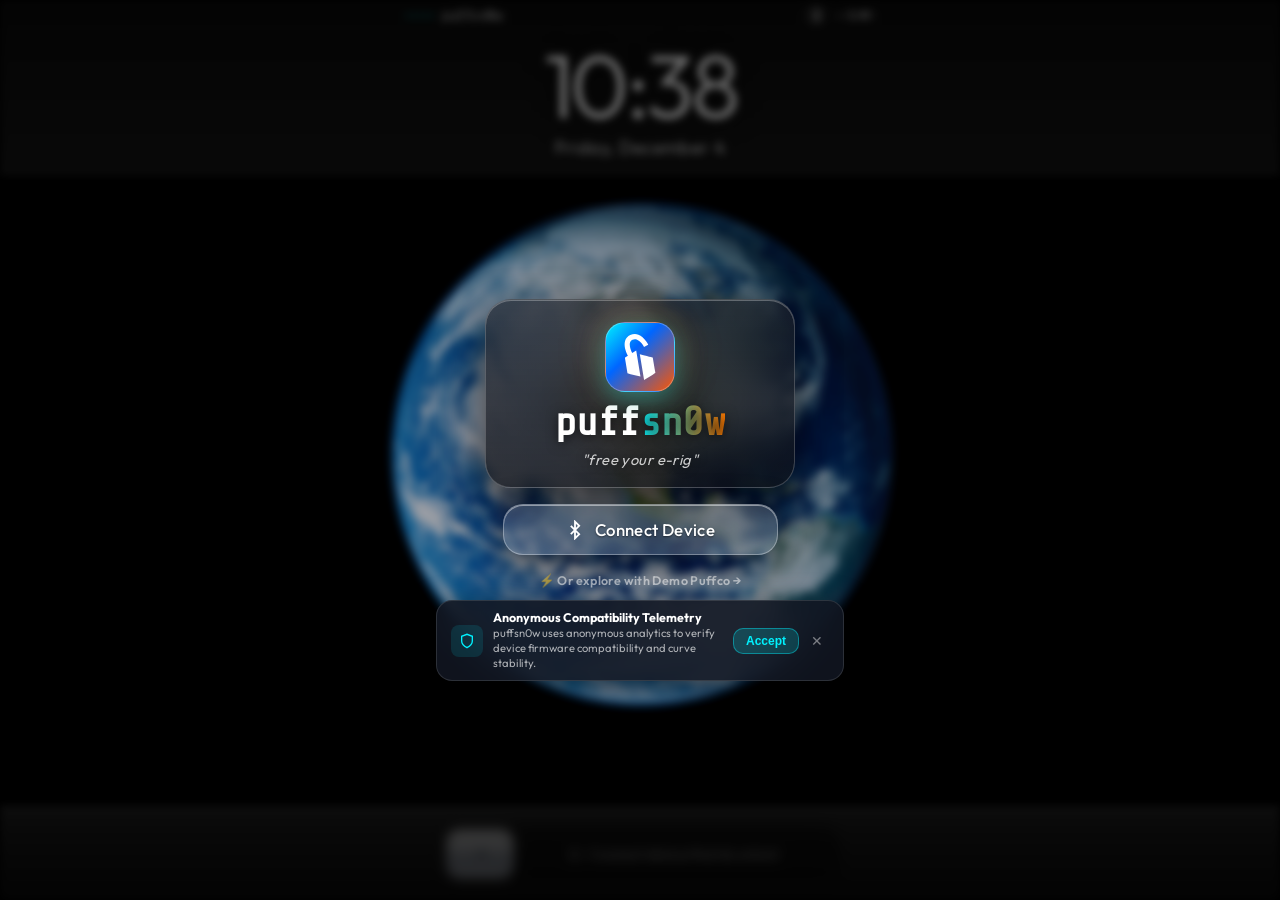
<file: static-site/index.html>
<!DOCTYPE html>
<html lang="en" class="lockscreen-active">
<head>
  <meta charset="UTF-8">
  <meta name="viewport" content="width=device-width, initial-scale=1.0, maximum-scale=1.0, user-scalable=no, viewport-fit=cover">
  <title>puffsn0w — free your e-rig</title>
  <meta name="description" content="free your e-rig — jailbreak controller &amp; dynamic heat curve studio for Peak Pro and Proxy devices.">

  <!-- Early Demo Mode Detection -->
  <script>
    (function() {
      var isDemo = window.__DEMO_MODE__ === true ||
        document.documentElement.dataset.demo === 'true' ||
        window.location.pathname.replace(/\/+$/, '').endsWith('/demo') ||
        window.location.pathname.includes('/demo/') ||
        new URLSearchParams(window.location.search).has('demo') ||
        window.location.hash.toLowerCase().includes('demo');
      if (isDemo) {
        window.__DEMO_MODE__ = true;
        document.documentElement.dataset.demo = 'true';
      }
    })();
  </script>

  <!-- Google tag (gtag.js) -->
  <script async src="https://www.googletagmanager.com/gtag/js?id=G-4HJF59E8YR"></script>
  <script>
    window.dataLayer = window.dataLayer || [];
    function gtag(){dataLayer.push(arguments);}
    gtag('js', new Date());

    gtag('config', 'G-4HJF59E8YR');
  </script>

  <!-- Mobile PWA & Apple Web App Meta -->
  <meta name="apple-mobile-web-app-capable" content="yes">
  <meta name="apple-mobile-web-app-status-bar-style" content="black-translucent">
  <meta name="apple-mobile-web-app-title" content="puffsn0w">
  <meta name="theme-color" content="#08090d">
  <!-- Path Browser (iOS) Web Bluetooth permission trigger -->
  <meta name="path-bluetooth" content="true">
  <link rel="manifest" href="./manifest.json">
  <link rel="icon" type="image/x-icon" href="./icons/favicon.ico">
  <link rel="icon" type="image/png" sizes="32x32" href="./icons/favicon-32x32.png">
  <link rel="icon" type="image/png" sizes="16x16" href="./icons/favicon-16x16.png">
  <link rel="icon" type="image/svg+xml" href="./icons/puffsn0w-icon.svg">
  <link rel="apple-touch-icon" sizes="180x180" href="./icons/apple-touch-icon.png">

  <!-- Google Fonts: JetBrains Mono, Outfit & Share Tech Mono for Jailbreak Terminal aesthetic -->
  <link rel="preconnect" href="https://fonts.googleapis.com">
  <link rel="preconnect" href="https://fonts.gstatic.com" crossorigin>
  <link href="https://fonts.googleapis.com/css2?family=JetBrains+Mono:wght@400;500;600;700&family=Outfit:wght@300;400;500;600;700;800&family=Share+Tech+Mono&display=swap" rel="stylesheet">
  <link rel="stylesheet" href="./styles.css?v=4.8">
</head>
<body class="theme-dark lockscreen-active">
  <!-- Ambient background glow layers -->
  <div class="glow-backdrop" aria-hidden="true">
    <div class="radial-orb orb-amber"></div>
    <div class="radial-orb orb-purple"></div>
    <div class="radial-orb orb-cyan"></div>
  </div>

  <!-- Browser Compatibility Helper Banner (Dismissible) -->
  <div id="compat-banner" class="compat-banner hidden">
    <div class="compat-banner-content">
      <span class="compat-banner-icon">📱</span>
      <div class="compat-banner-text">
        <span id="compat-banner-msg"><strong>iOS Notice:</strong> Mobile Safari does not support Bluetooth. Open in <strong>Path Browser</strong> or <strong>Bluefy</strong> to connect directly via Web Bluetooth!</span>
      </div>
    </div>
    <div class="compat-banner-actions">
      <button id="compat-guide-btn" class="compat-btn-guide">Guide</button>
      <button id="compat-dismiss-btn" class="compat-btn-dismiss" aria-label="Dismiss banner">✕</button>
    </div>
  </div>

  <!-- ========================================================================= -->
  <!-- puffsn0w Classic iPod Touch "Slide to Unlock" Lockscreen Home Page        -->
  <!-- ========================================================================= -->
  <section id="lockscreen" class="lockscreen-overlay lockscreen-locked" aria-label="puffsn0w Lock Screen">
    <!-- Fullscreen Earth Wallpaper Background (blurred while locked/disconnected) -->
    <div id="lockscreen-wallpaper" class="lockscreen-wallpaper"></div>

    <!-- Top Header Bar with dark grey transparent background & border -->
    <div class="lockscreen-top-bar">
      <!-- Top Status Bar -->
      <div class="lockscreen-status-bar">
        <div class="status-carrier">
          <span class="carrier-dots">•••••</span>
          <span class="carrier-name">puffsn0w</span>
        </div>
        <div class="status-icons">
          <span id="lockscreen-bt-badge" class="lockscreen-bt-badge" title="Web Bluetooth Status">
            <svg viewBox="0 0 24 24" width="13" height="13" fill="none" stroke="currentColor" stroke-width="2.2"><path d="m7 7 10 10-5 5V2l5 5L7 17"/></svg>
          </span>
          <span id="lockscreen-battery-pill" class="lockscreen-battery-pill" title="Device Battery">
            <span id="lockscreen-battery-val">--%</span>
            <svg viewBox="0 0 24 24" width="14" height="14" fill="none" stroke="currentColor" stroke-width="2"><rect x="2" y="7" width="16" height="10" rx="2" ry="2"/><line x1="22" y1="11" x2="22" y2="13"/><rect id="lockscreen-battery-fill" x="4" y="9" width="0" height="6" rx="1" fill="currentColor"/></svg>
          </span>
        </div>
      </div>

      <!-- iPod Touch Big Digital Clock & Date -->
      <div class="lockscreen-clock-section">
        <div id="lockscreen-clock" class="lockscreen-clock">9:41</div>
        <div id="lockscreen-date" class="lockscreen-date">Loading...</div>
      </div>
    </div>

    <!-- Center Jailbreak & Connect Section (Disappears once connected) -->
    <div id="lockscreen-center-section" class="lockscreen-center-section">
      <div class="lockscreen-brand-box">
        <div class="lockscreen-logo-halo"></div>
        <div class="lockscreen-logo" aria-hidden="true">
          <svg viewBox="0 0 378.51 565.57" width="46" height="46" fill="currentColor">
            <path d="M346.42,288.44s-139.03-33.79-159.45-40.37l52.49,317.5c46.31-29.82,97.72-57.81,139.06-90.27-10.52-52.71-32.09-186.85-32.09-186.85Z"/>
            <path d="M96.63,70.38c17.71-8.55,33.85-9.57,50.8-3.2,46.22,17.36,80.58,67.04,91.05,91.65l51.51-27.59c-.48-1.15-2.4-7.3-23.21-38-29.35-43.29-61.97-71.93-96.95-85.13-32.88-12.41-67.69-10.54-100.67,5.38C37.18,28.93,15.22,54.35,5.66,87-5.18,124.05-.43,169.85,19.79,223.13c6.79,17.9,14.21,33.58,20.2,45.24l-29.08,18.28-7.21,4.03,31.62,190.54c49.34,17.02,106.36,27.37,159.65,40.19l-52.49-317.5-48.86,30.72c-17.23-34.71-38.65-91.43-27.32-129.96,4.6-15.64,14.23-26.53,30.32-34.3Z"/>
          </svg>
        </div>
        <h1 class="lockscreen-title terminal-brand">puff<span>sn0w</span></h1>
        <p class="lockscreen-tagline">"free your e-rig"</p>
      </div>

      <!-- Connect Button & Actions Card -->
      <div id="lockscreen-connect-card" class="lockscreen-connect-card">
        <button id="lockscreen-connect-btn" class="lockscreen-btn-primary" title="Scan & Connect Puffco Device">
          <svg class="btn-ble-icon" viewBox="0 0 24 24" width="20" height="20" fill="none" stroke="currentColor" stroke-width="2.2"><path d="m7 7 10 10-5 5V2l5 5L7 17"/></svg>
          <span id="lockscreen-connect-label">Connect Device</span>
        </button>
        <div style="margin-top: 8px;">
          <a href="./demo/" class="lockscreen-demo-link" title="Explore puffsn0w with a simulated Peak Pro">⚡ Or explore with Demo Puffco →</a>
        </div>
      </div>

      <!-- Unobtrusive Analytics Consent Modal (inobtrusive popup below connect button) -->
      <div id="analytics-modal" class="analytics-popup">
        <div class="analytics-popup-inner">
          <div class="analytics-popup-icon" aria-hidden="true">
            <svg viewBox="0 0 24 24" width="16" height="16" fill="none" stroke="currentColor" stroke-width="2"><path d="M12 22s8-4 8-10V5l-8-3-8 3v7c0 6 8 10 8 10z"/></svg>
          </div>
          <div class="analytics-popup-text">
            <span class="analytics-title">Anonymous Compatibility Telemetry</span>
            <span class="analytics-desc">puffsn0w uses anonymous analytics to verify device firmware compatibility and curve stability.</span>
          </div>
          <div class="analytics-popup-actions">
            <button id="analytics-accept-btn" class="analytics-btn-accept">Accept</button>
            <button id="analytics-dismiss-btn" class="analytics-btn-dismiss" aria-label="Dismiss analytics popup">✕</button>
          </div>
        </div>
      </div>
    </div>

    <!-- iPod Touch Classic Slide to Unlock Slider Bottom Bar with dark grey transparent background -->
    <div class="lockscreen-bottom-bar">
      <div class="slider-container">
        <div id="lockscreen-slider-track" class="slide-to-unlock-track slider-locked">
          <!-- Locked hint overlay (blurred initially until device connects) -->
          <div id="slider-locked-hint" class="slider-locked-hint">
            <svg viewBox="0 0 24 24" width="13" height="13" fill="none" stroke="currentColor" stroke-width="2.2"><rect x="3" y="11" width="18" height="11" rx="2" ry="2"/><path d="M7 11V7a5 5 0 0 1 10 0v4"/></svg>
            <span id="slider-locked-text">Connect device first to unlock</span>
          </div>

          <!-- Shimmering text (active once connected) -->
          <div id="slide-shimmer-label" class="slide-shimmer-text">
            <span>slide to unlock</span>
          </div>

          <!-- Skeuomorphic iPod Slider Thumb -->
          <div id="lockscreen-slider-thumb" class="slide-thumb" role="slider" aria-label="Slide to unlock" tabindex="0">
            <div class="thumb-inner-gloss"></div>
            <svg class="thumb-chevron" viewBox="0 0 24 24" width="22" height="22" fill="currentColor">
              <path d="M5 13h9.17l-3.58 3.59L12 18l6-6-6-6-1.41 1.41L14.17 11H5v2z"/>
            </svg>
          </div>
        </div>
      </div>
    </div>
  </section>

  <!-- ========================================================================= -->
  <!-- Main Application Dashboard Layout                                         -->
  <!-- ========================================================================= -->
  <div class="app-layout" inert aria-hidden="true">
    <!-- Header / Navbar -->
    <header class="app-header">
      <div class="brand-section">
        <div class="brand-logo" aria-hidden="true">
          <svg viewBox="0 0 378.51 565.57" width="24" height="24" fill="currentColor">
            <path d="M346.42,288.44s-139.03-33.79-159.45-40.37l52.49,317.5c46.31-29.82,97.72-57.81,139.06-90.27-10.52-52.71-32.09-186.85-32.09-186.85Z"/>
            <path d="M96.63,70.38c17.71-8.55,33.85-9.57,50.8-3.2,46.22,17.36,80.58,67.04,91.05,91.65l51.51-27.59c-.48-1.15-2.4-7.3-23.21-38-29.35-43.29-61.97-71.93-96.95-85.13-32.88-12.41-67.69-10.54-100.67,5.38C37.18,28.93,15.22,54.35,5.66,87-5.18,124.05-.43,169.85,19.79,223.13c6.79,17.9,14.21,33.58,20.2,45.24l-29.08,18.28-7.21,4.03,31.62,190.54c49.34,17.02,106.36,27.37,159.65,40.19l-52.49-317.5-48.86,30.72c-17.23-34.71-38.65-91.43-27.32-129.96,4.6-15.64,14.23-26.53,30.32-34.3Z"/>
          </svg>
        </div>
        <div>
          <h1 class="brand-title terminal-brand">puff<span>sn0w</span></h1>
        </div>
      </div>

      <!-- Navigation Tabs -->
      <nav class="nav-tabs" aria-label="Studio Mode Tabs">
        <button id="tab-controller-btn" class="nav-tab active" data-tab="tab-controller">
          <svg viewBox="0 0 24 24" width="16" height="16" fill="none" stroke="currentColor" stroke-width="2"><circle cx="12" cy="12" r="10"/><path d="M12 6v6l4 2"/></svg>
          Chamber &amp; Profiles
        </button>
        <button id="tab-curves-btn" class="nav-tab" data-tab="tab-curves">
          <svg viewBox="0 0 24 24" width="16" height="16" fill="none" stroke="currentColor" stroke-width="2"><polyline points="22 12 18 12 15 21 9 3 6 12 2 12"/></svg>
          Heat Curve Studio
        </button>
      </nav>

      <!-- Device Connection Banner -->
      <div class="header-status-group">
        <div id="device-pill" class="status-pill status-disconnected">
          <span class="status-dot"></span>
          <span id="device-name-display">No Device</span>
          <span id="chamber-pill" class="badge badge-subtle">3DXL</span>
        </div>

        <div id="battery-widget" class="battery-pill" title="Battery Percentage">
          <svg class="battery-icon" viewBox="0 0 24 24" width="18" height="18" fill="none" stroke="currentColor" stroke-width="2">
            <rect x="2" y="7" width="16" height="10" rx="2" ry="2"/>
            <line x1="22" y1="11" x2="22" y2="13"/>
            <rect id="battery-fill-icon" x="4" y="9" width="0" height="6" rx="1" fill="currentColor"/>
          </svg>
          <span id="battery-level-display">--%</span>
          <span id="battery-bolt" class="bolt hidden">⚡</span>
        </div>

        <!-- Connection actions -->
        <div class="header-actions">
          <button id="main-connect-btn" class="btn btn-primary" title="Scan & Connect to Puff device via Web Bluetooth">
            <svg viewBox="0 0 24 24" width="16" height="16" fill="none" stroke="currentColor" stroke-width="2"><path d="m7 7 10 10-5 5V2l5 5L7 17"/></svg>
            Connect
          </button>
          <button id="safety-settings-btn" class="btn-icon header-safety-btn" title="Thermal Safety & Hardware Policy" aria-label="Thermal Safety Settings">
            <svg viewBox="0 0 24 24" width="18" height="18" fill="none" stroke="currentColor" stroke-width="2" stroke-linecap="round" stroke-linejoin="round">
              <path d="M12 22s8-4 8-10V5l-8-3-8 3v7c0 6 8 10 8 10z"/>
            </svg>
          </button>
          <button id="info-tutorial-btn" class="btn-icon header-info-btn" title="How to Connect & Pair" aria-label="Connection Guide">
            <svg viewBox="0 0 24 24" width="18" height="18" fill="none" stroke="currentColor" stroke-width="2" stroke-linecap="round" stroke-linejoin="round">
              <circle cx="12" cy="12" r="10"></circle>
              <line x1="12" y1="16" x2="12" y2="12"></line>
              <line x1="12" y1="8" x2="12.01" y2="8"></line>
            </svg>
          </button>
          <button id="lock-screen-btn" class="btn-icon header-lock-btn" title="Lock Screen" aria-label="Return to Lock Screen">
            <svg viewBox="0 0 24 24" width="18" height="18" fill="none" stroke="currentColor" stroke-width="2"><rect x="3" y="11" width="18" height="11" rx="2" ry="2"/><path d="M7 11V7a5 5 0 0 1 10 0v4"/></svg>
          </button>
        </div>
      </div>
    </header>

    <!-- Tab 1: Standard Controller View -->
    <main id="tab-controller" class="tab-content active">
      <div class="dashboard-grid">
        <!-- Left Column: Hero Chamber Thermal Dial & Session Controls -->
        <section class="card hero-card" aria-label="Live Chamber Thermal Telemetry">
          <div class="card-header">
            <div class="card-title-wrap">
              <span class="subtitle-tag">LIVE TELEMETRY</span>
              <h2 class="card-title">Chamber Dynamics</h2>
            </div>
            <div id="state-badge" class="state-tag state-disconnected">
              DISCONNECTED
            </div>
          </div>

          <!-- Thermal Gauge -->
          <div class="gauge-container">
            <div class="gauge-glow-halo" id="gauge-halo"></div>
            <svg class="dial-svg" viewBox="0 0 320 320">
              <defs>
                <linearGradient id="trackGrad" x1="0%" y1="0%" x2="100%" y2="100%">
                  <stop offset="0%" stop-color="#1f2430" />
                  <stop offset="100%" stop-color="#141720" />
                </linearGradient>
                <linearGradient id="heatGrad" x1="0%" y1="100%" x2="100%" y2="0%">
                  <stop offset="0%" stop-color="#00f2fe" />
                  <stop offset="35%" stop-color="#ff9900" />
                  <stop offset="70%" stop-color="#ff4500" />
                  <stop offset="100%" stop-color="#f72585" />
                </linearGradient>
                <filter id="dialGlow" x="-20%" y="-20%" width="140%" height="140%">
                  <feGaussianBlur stdDeviation="6" result="blur" />
                  <feMerge>
                    <feMergeNode in="blur" />
                    <feMergeNode in="SourceGraphic" />
                  </feMerge>
                </filter>
              </defs>

              <circle class="dial-track" cx="160" cy="160" r="120" />
              <!-- Calibration Scale Ticks (400°, 450°, 500°, 550°, 600°) -->
              <g class="dial-ticks" opacity="0.4">
                <line x1="258" y1="160" x2="268" y2="160" stroke="#94a3b8" stroke-width="1.5" stroke-linecap="round" />
                <line x1="209" y1="244.9" x2="215" y2="255.3" stroke="#94a3b8" stroke-width="1.5" stroke-linecap="round" />
                <line x1="111" y1="244.9" x2="105" y2="255.3" stroke="#94a3b8" stroke-width="1.5" stroke-linecap="round" />
                <line x1="62" y1="160" x2="52" y2="160" stroke="#94a3b8" stroke-width="1.5" stroke-linecap="round" />
                <line x1="111" y1="75.1" x2="105" y2="64.7" stroke="#94a3b8" stroke-width="1.5" stroke-linecap="round" />
              </g>
              <circle id="dial-progress" class="dial-progress" cx="160" cy="160" r="120" filter="url(#dialGlow)" />
              <g id="dial-needle-group" class="dial-needle-group">
                <line id="dial-setpoint-needle" class="dial-needle" x1="266" y1="160" x2="294" y2="160" />
                <circle class="dial-needle-dot" cx="280" cy="160" r="3" />
              </g>
            </svg>

            <!-- Scale Endpoints (400°F to 600°F) -->
            <div class="dial-scale-endpoints">
              <span class="endpoint-min">400°F</span>
              <span class="endpoint-max">600°F</span>
            </div>

            <!-- Dial Center Digital Readout -->
            <div class="gauge-center">
              <div class="temp-sublabel">CURRENT BOWL</div>
              <div class="live-temp-display">
                <span id="live-temp-val">--</span><span class="unit">°F</span>
              </div>
              <div class="target-temp-display">
                SETPOINT: <span id="target-temp-val">485</span>°F
              </div>
              <div id="session-timer-pill" class="timer-pill hidden">
                <svg viewBox="0 0 24 24" width="14" height="14" fill="none" stroke="currentColor" stroke-width="2"><circle cx="12" cy="12" r="10"/><polyline points="12 6 12 12 16 14"/></svg>
                <span id="time-remaining-val">0</span>s REMAINING
              </div>
            </div>
          </div>

          <!-- Session Command Bar (Touch-Optimized) -->
          <div class="session-actions-bar">
            <button id="start-sesh-btn" class="btn btn-sesh-start" disabled title="Press & hold to ignite heating element">
              <div id="htf-progress-fill-sesh" class="htf-progress-fill"></div>
              <div class="btn-glow-ring"></div>
              <svg class="btn-fire-icon" viewBox="0 0 24 24" width="22" height="22" fill="none" stroke="currentColor" stroke-width="2.2" stroke-linecap="round" stroke-linejoin="round">
                <path d="M8.5 14.5A2.5 2.5 0 0 0 11 12c0-1.38-.5-2-1-3-1.072-2.143-.224-4.054 2-6 .5 2.5 2 4.9 4 6.5 2 1.6 3 3.5 3 5.5a7 7 0 1 1-14 0c0-1.153.433-2.294 1-3a2.5 2.5 0 0 0 2.5 2.5z"/>
              </svg>
              <span id="start-sesh-btn-text">START SESH</span>
            </button>

            <button id="boost-sesh-btn" class="btn btn-sesh-boost" disabled title="Add +15s duration and +10°F heat boost during session">
              <svg viewBox="0 0 24 24" width="18" height="18" fill="none" stroke="currentColor" stroke-width="2"><polygon points="13 2 3 14 12 14 11 22 21 10 12 10 13 2"/></svg>
              <span>BOOST +10°</span>
            </button>

            <button id="stop-sesh-btn" class="btn btn-sesh-stop" disabled title="Cancel / Abort current heat cycle">
              <svg viewBox="0 0 24 24" width="18" height="18" fill="none" stroke="currentColor" stroke-width="2"><rect x="6" y="6" width="12" height="12" rx="2"/></svg>
              <span>STOP</span>
            </button>
          </div>

          <!-- Live Session Heat Curve (Fills space below dial) -->
          <div class="live-session-graph-card">
            <div class="lsg-header">
              <div class="lsg-title-group">
                <span class="subtitle-tag">SESSION HEAT CURVE</span>
                <span id="lsg-phase-pill" class="badge badge-subtle">STANDBY</span>
              </div>
              <div class="lsg-legend">
                <span class="legend-item"><span class="legend-line line-target"></span> Target (<span id="lsg-target-readout">485°</span>)</span>
                <span class="legend-item"><span class="legend-line line-actual"></span> Live Bowl (<span id="lsg-live-readout">--°</span>)</span>
              </div>
            </div>

            <div class="lsg-graph-wrapper">
              <div class="lsg-y-axis">
                <span>600°</span>
                <span>500°</span>
                <span>400°</span>
                <span>250°</span>
                <span>70°</span>
              </div>
              <div class="lsg-canvas-container" id="lsg-container">
                <svg id="lsg-svg" class="lsg-svg" viewBox="0 0 500 160" preserveAspectRatio="none">
                  <defs>
                    <linearGradient id="lsgFillGrad" x1="0%" y1="0%" x2="0%" y2="100%">
                      <stop offset="0%" stop-color="#00f2fe" stop-opacity="0.32" />
                      <stop offset="100%" stop-color="#00f2fe" stop-opacity="0.01" />
                    </linearGradient>
                  </defs>

                  <!-- Horizontal Grid Lines -->
                  <line class="graph-grid-line" x1="0" y1="16" x2="500" y2="16" />
                  <line class="graph-grid-line" x1="0" y1="46" x2="500" y2="46" />
                  <line class="graph-grid-line" x1="0" y1="76" x2="500" y2="76" />
                  <line class="graph-grid-line" x1="0" y1="116" x2="500" y2="116" />
                  <line class="graph-grid-line" x1="0" y1="148" x2="500" y2="148" />

                  <!-- Setpoint Baseline (Dashed Amber) -->
                  <line id="lsg-target-line" class="lsg-target-line" x1="0" y1="60" x2="500" y2="60" />

                  <!-- Live Temperature Fill & Stroke Trail -->
                  <path id="lsg-trail-area" class="lsg-trail-area" d="" fill="url(#lsgFillGrad)" />
                  <path id="lsg-trail-stroke" class="lsg-trail-stroke" d="" />

                  <!-- Live Playhead Dot -->
                  <g id="lsg-live-dot-group" class="hidden">
                    <circle id="lsg-live-dot" class="lsg-live-dot" cx="0" cy="0" r="5" />
                  </g>
                </svg>
              </div>
            </div>

            <div class="lsg-x-axis">
              <span>0s</span>
              <span id="lsg-t1">15s</span>
              <span id="lsg-t2">30s</span>
              <span id="lsg-t3">45s</span>
              <span id="lsg-t4">60s</span>
            </div>

            <div class="lsg-footer">
              <div class="lsg-stat">
                <span class="lsg-stat-label">SESSION TIME</span>
                <span id="lsg-time-stat" class="lsg-stat-val">0s / 50s</span>
              </div>
              <div class="lsg-stat">
                <span class="lsg-stat-label">PEAK TEMP</span>
                <span id="lsg-peak-stat" class="lsg-stat-val">--°F</span>
              </div>
              <div class="lsg-stat">
                <span class="lsg-stat-label">AVG TEMP</span>
                <span id="lsg-avg-stat" class="lsg-stat-val">--°F</span>
              </div>
            </div>
          </div>
        </section>

        <!-- Right Column: Stored Profiles, Tuning & Hardware -->
        <div class="right-stack">
          <!-- Profiles Card -->
          <section class="card profiles-card" aria-label="Heat Profiles">
            <div class="card-header">
              <div class="card-title-wrap">
                <span class="subtitle-tag">STORED PROFILES</span>
                <h2 class="card-title">Flash Memory Slots</h2>
              </div>
              <span class="badge badge-info">Slots 1–4</span>
            </div>

            <div class="profiles-grid" id="profiles-grid-container">
              <!-- Dynamically populated profile slots -->
            </div>

            <!-- Temperature Fine Tuning -->
            <div class="temp-tuning-panel">
              <div class="tuning-header">
                <span class="tuning-label">Target Setpoint</span>
                <span id="slider-temp-val" class="tuning-val">485°F</span>
              </div>
              <div class="slider-controls">
                <button id="temp-dec-btn" class="btn-stepper" title="Decrease 5°F">-5°</button>
                <input type="range" id="temp-range-slider" min="400" max="590" step="1" value="485" class="custom-range">
                <button id="temp-inc-btn" class="btn-stepper" title="Increase 5°F">+5°</button>
                <button id="apply-temp-btn" class="btn btn-secondary btn-apply">Apply</button>
              </div>
              <div class="preset-pills">
                <button class="preset-pill" data-temp="450">450° Terps</button>
                <button class="preset-pill" data-temp="485">485° Balanced</button>
                <button class="preset-pill" data-temp="520">520° Vapor</button>
                <button class="preset-pill" data-temp="550">550° Heavy</button>
              </div>
            </div>
          </section>

          <!-- Peripherals & Power Controls -->
          <section class="card controls-card" aria-label="Device Lighting & Power Controls">
            <div class="device-controls-row">
              <div class="control-toggle-card">
                <div class="control-info">
                  <span class="control-title">Stealth Mode</span>
                  <span class="control-desc">Chamber &amp; body LEDs blackout</span>
                </div>
                <label class="switch">
                  <input type="checkbox" id="stealth-mode-toggle">
                  <span class="slider"></span>
                </label>
              </div>

              <div class="control-toggle-card">
                <div class="control-info">
                  <span class="control-title">Lantern Mode</span>
                  <span class="control-desc">Ambient light without heating</span>
                </div>
                <label class="switch">
                  <input type="checkbox" id="lantern-mode-toggle">
                  <span class="slider slider-purple"></span>
                </label>
              </div>
            </div>

            <!-- Lantern Controls & Lighting Effects Panel (Spawned when Lantern Mode is active) -->
            <div id="lantern-controls-panel" class="lantern-controls-panel hidden" aria-label="Lantern Mode Lighting Controls">
              <div class="lantern-panel-header">
                <div class="lantern-title-group">
                  <div class="lantern-panel-badge">
                    <svg viewBox="0 0 24 24" width="14" height="14" fill="none" stroke="currentColor" stroke-width="2"><circle cx="12" cy="12" r="5"/><line x1="12" y1="1" x2="12" y2="3"/><line x1="12" y1="21" x2="12" y2="23"/><line x1="4.22" y1="4.22" x2="5.64" y2="5.64"/><line x1="18.36" y1="18.36" x2="19.78" y2="19.78"/><line x1="1" y1="12" x2="3" y2="12"/><line x1="21" y1="12" x2="23" y2="12"/><line x1="4.22" y1="19.78" x2="5.64" y2="18.36"/><line x1="18.36" y1="5.64" x2="19.78" y2="4.22"/></svg>
                    <span>LIGHTING MOOD</span>
                  </div>
                  <h3 class="lantern-panel-title">Lantern Mode Effects</h3>
                </div>
                <div id="lantern-aura-preview" class="lantern-aura-preview effect-campfire" title="Active light aura visualization">
                  <span class="aura-orb"></span>
                  <span id="lantern-active-effect-name" class="aura-label">Campfire</span>
                </div>
              </div>

              <!-- Effect Buttons Grid -->
              <div class="lantern-effects-grid">
                <button type="button" class="lantern-fx-btn active" data-effect="campfire" title="Crackling embers & flame rhythm">
                  <span class="fx-icon">🔥</span>
                  <span class="fx-label">Campfire</span>
                  <span class="fx-hint">Flame Embers</span>
                </button>
                <button type="button" class="lantern-fx-btn" data-effect="flicker" title="Organic candle flame intensity jitter">
                  <span class="fx-icon">🕯️</span>
                  <span class="fx-label">Flicker</span>
                  <span class="fx-hint">Candle Glow</span>
                </button>
                <button type="button" class="lantern-fx-btn" data-effect="night_light" title="Ultra-dim calming ambient breath">
                  <span class="fx-icon">🌙</span>
                  <span class="fx-label">Night Light</span>
                  <span class="fx-hint">Calm &amp; Dim</span>
                </button>
                <button type="button" class="lantern-fx-btn" data-effect="rainbow" title="Smooth full-spectrum spectral cycle">
                  <span class="fx-icon">🌈</span>
                  <span class="fx-label">Rainbow</span>
                  <span class="fx-hint">Spectrum Flow</span>
                </button>
                <button type="button" class="lantern-fx-btn" data-effect="waterfall" title="Cascading cyan and deep ocean ripples">
                  <span class="fx-icon">🌊</span>
                  <span class="fx-label">Waterfall</span>
                  <span class="fx-hint">Aqua Cascade</span>
                </button>
                <button type="button" class="lantern-fx-btn" data-effect="breathing" title="Gentle rhythmic inhale/exhale pulse">
                  <span class="fx-icon">🧘</span>
                  <span class="fx-label">Breathing</span>
                  <span class="fx-hint">Slow Pulse</span>
                </button>
                <button type="button" class="lantern-fx-btn" data-effect="disco" title="Fast multi-color Lorax party pulse">
                  <span class="fx-icon">⚡</span>
                  <span class="fx-label">Disco</span>
                  <span class="fx-hint">Party Strobe</span>
                </button>
                <button type="button" class="lantern-fx-btn" data-effect="aurora" title="Borealis emerald, teal, and violet blend">
                  <span class="fx-icon">🔮</span>
                  <span class="fx-label">Aurora</span>
                  <span class="fx-hint">Northern Lights</span>
                </button>
              </div>

              <!-- Color Tint & Palette Swatches -->
              <div class="lantern-controls-row">
                <div class="lantern-subgroup">
                  <span class="lantern-sublabel">COLOR TINT</span>
                  <div class="lantern-swatches-list">
                    <button type="button" class="swatch-btn active" data-color="255,85,0" style="--swatch-color: #ff5500;" title="Amber Flame"></button>
                    <button type="button" class="swatch-btn" data-color="255,0,68" style="--swatch-color: #ff0044;" title="Ruby Red"></button>
                    <button type="button" class="swatch-btn" data-color="0,255,136" style="--swatch-color: #00ff88;" title="Emerald"></button>
                    <button type="button" class="swatch-btn" data-color="0,242,254" style="--swatch-color: #00f2fe;" title="Electric Cyan"></button>
                    <button type="button" class="swatch-btn" data-color="157,78,221" style="--swatch-color: #9d4edd;" title="Mystic Purple"></button>
                    <button type="button" class="swatch-btn" data-color="255,255,255" style="--swatch-color: #ffffff;" title="Crisp White"></button>
                  </div>
                </div>

                <!-- Brightness Slider -->
                <div class="lantern-subgroup lantern-brightness-group">
                  <div class="brightness-header">
                    <span class="lantern-sublabel">BRIGHTNESS</span>
                    <span id="lantern-brightness-val" class="lantern-val-tag">100%</span>
                  </div>
                  <input type="range" id="lantern-brightness-slider" min="10" max="100" value="100" class="styled-range">
                </div>
              </div>
            </div>

            <div class="power-buttons-row">
              <button id="sleep-btn" class="btn btn-secondary" title="Enter low power sleep mode">
                <svg viewBox="0 0 24 24" width="16" height="16" fill="none" stroke="currentColor" stroke-width="2"><path d="M21 12.79A9 9 0 1 1 11.21 3 7 7 0 0 0 21 12.79z"/></svg>
                Sleep Mode
              </button>
              <button id="power-off-btn" class="btn btn-danger-subtle" title="Turn device completely off">
                <svg viewBox="0 0 24 24" width="16" height="16" fill="none" stroke="currentColor" stroke-width="2"><path d="M18.36 6.64a9 9 0 1 1-12.73 0"/><line x1="12" y1="2" x2="12" y2="12"/></svg>
                Power Off
              </button>
            </div>
          </section>

          <!-- Hardware Metrics & Diagnostics -->
          <section class="card stats-card" aria-label="Hardware & Diagnostics">
            <div class="card-header">
              <div class="card-title-wrap">
                <span class="subtitle-tag">DIAGNOSTICS</span>
                <h2 class="card-title">Hardware Metrics</h2>
              </div>
            </div>

            <div class="metrics-grid">
              <div class="metric-box">
                <div class="metric-icon chamber-icon">
                  <svg viewBox="0 0 24 24" width="20" height="20" fill="none" stroke="currentColor" stroke-width="2"><path d="M12 2v20M17 5H9.5a3.5 3.5 0 0 0 0 7h5a3.5 3.5 0 0 1 0 7H6"/></svg>
                </div>
                <div class="metric-data">
                  <span class="metric-label">CHAMBER TYPE</span>
                  <span id="stat-chamber-name" class="metric-value">3DXL</span>
                </div>
              </div>

              <div class="metric-box">
                <div class="metric-icon dabs-icon">
                  <svg viewBox="0 0 24 24" width="20" height="20" fill="none" stroke="currentColor" stroke-width="2"><path d="M12 2l3.09 6.26L22 9.27l-5 4.87 1.18 6.88L12 17.77l-6.18 3.25L7 14.14 2 9.27l6.91-1.01L12 2z"/></svg>
                </div>
                <div class="metric-data">
                  <span class="metric-label">LIFETIME DABS</span>
                  <span id="stat-total-dabs" class="metric-value">--</span>
                </div>
              </div>

              <div class="metric-box">
                <div class="metric-icon bt-icon">
                  <svg viewBox="0 0 24 24" width="20" height="20" fill="none" stroke="currentColor" stroke-width="2"><path d="m7 7 10 10-5 5V2l5 5L7 17"/></svg>
                </div>
                <div class="metric-data">
                  <span class="metric-label">MAC / UUID</span>
                  <span id="stat-mac-address" class="metric-value text-mono">--</span>
                </div>
              </div>

              <div class="metric-box">
                <div class="metric-icon fw-icon">
                  <svg viewBox="0 0 24 24" width="20" height="20" fill="none" stroke="currentColor" stroke-width="2"><rect x="4" y="4" width="16" height="16" rx="2"/><rect x="9" y="9" width="6" height="6"/><line x1="9" y1="1" x2="9" y2="4"/><line x1="15" y1="1" x2="15" y2="4"/><line x1="9" y1="20" x2="9" y2="23"/><line x1="15" y1="20" x2="15" y2="23"/><line x1="20" y1="9" x2="23" y2="9"/><line x1="20" y1="14" x2="23" y2="14"/><line x1="1" y1="9" x2="4" y2="9"/><line x1="1" y1="14" x2="4" y2="14"/></svg>
                </div>
                <div class="metric-data">
                  <span class="metric-label">FIRMWARE</span>
                  <span id="stat-firmware-version" class="metric-value text-mono">--</span>
                </div>
              </div>
            </div>
          </section>
        </div>
      </div>
    </main>

    <!-- Tab 2: Custom Heat Curve Studio -->
    <main id="tab-curves" class="tab-content hidden">
      <div class="curve-studio-layout">
        <!-- Curve Presets Selector Bar -->
        <div class="card curve-presets-bar">
          <div class="presets-header">
            <div class="card-title-wrap">
              <span class="subtitle-tag">DYNAMIC THERMAL GOVERNOR</span>
              <h2 class="card-title">Curve Presets &amp; Custom Library</h2>
            </div>
            <div class="preset-actions">
              <button id="new-curve-btn" class="btn btn-secondary btn-sm">
                <svg viewBox="0 0 24 24" width="14" height="14" fill="none" stroke="currentColor" stroke-width="2"><line x1="12" y1="5" x2="12" y2="19"/><line x1="5" y1="12" x2="19" y2="12"/></svg>
                New Curve
              </button>
              <button id="save-curve-btn" class="btn btn-secondary btn-sm">
                <svg viewBox="0 0 24 24" width="14" height="14" fill="none" stroke="currentColor" stroke-width="2"><path d="M19 21H5a2 2 0 0 1-2-2V5a2 2 0 0 1 2-2h11l5 5v11a2 2 0 0 1-2 2z"/><polyline points="17 21 17 13 7 13 7 21"/><polyline points="7 3 7 8 15 8"/></svg>
                Save
              </button>
              <button id="share-curve-btn" class="btn btn-secondary btn-sm" title="Share curve link or export JSON">
                <svg viewBox="0 0 24 24" width="14" height="14" fill="none" stroke="currentColor" stroke-width="2"><circle cx="18" cy="5" r="3"/><circle cx="6" cy="12" r="3"/><circle cx="18" cy="19" r="3"/><line x1="8.59" y1="13.51" x2="15.42" y2="17.49"/><line x1="15.41" y1="6.51" x2="8.59" y2="10.49"/></svg>
                Share
              </button>
            </div>
          </div>

          <!-- Curve List Pills -->
          <div class="curve-pills-list" id="curve-pills-container">
            <!-- Injected via JavaScript -->
          </div>
        </div>

        <!-- Main Curve Canvas & Telemetry Display -->
        <div class="card curve-canvas-card">
          <div class="curve-meta-header">
            <div>
              <h3 id="active-curve-title" class="curve-heading">Step 430 → 485 → 520</h3>
              <p id="active-curve-desc" class="curve-desc">3-stage progression: initial low-temp terpene boil, steady extraction, high-temp cloud finish.</p>
            </div>
            <div class="curve-badges">
              <span id="curve-duration-badge" class="badge badge-info">50s Sesh</span>
              <span id="curve-status-badge" class="state-tag state-idle">READY</span>
            </div>
          </div>

          <!-- Interactive SVG/Canvas Graph Area (Touch-Enabled) -->
          <div class="graph-wrapper">
            <div class="graph-y-axis">
              <span>580°</span>
              <span>535°</span>
              <span>490°</span>
              <span>445°</span>
              <span>400°</span>
            </div>
            <div class="graph-container" id="curve-graph-container">
              <!-- Live Locked Indicator Badge -->
              <div id="curve-locked-badge" class="curve-locked-badge hidden">
                <svg width="12" height="12" viewBox="0 0 24 24" fill="none" stroke="currentColor" stroke-width="2.5" stroke-linecap="round" stroke-linejoin="round">
                  <rect x="3" y="11" width="18" height="11" rx="2" ry="2"></rect>
                  <path d="M7 11V7a5 5 0 0 1 10 0v4"></path>
                </svg>
                <span>CURVE LOCKED</span>
              </div>
              <svg id="curve-svg" class="curve-svg" viewBox="0 0 800 360" preserveAspectRatio="none">
                <defs>
                  <linearGradient id="curveFillGrad" x1="0%" y1="0%" x2="0%" y2="100%">
                    <stop offset="0%" stop-color="#ff7a00" stop-opacity="0.38" />
                    <stop offset="100%" stop-color="#ff0055" stop-opacity="0.02" />
                  </linearGradient>
                  <linearGradient id="curveLineGrad" x1="0%" y1="0%" x2="100%" y2="0%">
                    <stop offset="0%" stop-color="#00f2fe" />
                    <stop offset="45%" stop-color="#ff9900" />
                    <stop offset="85%" stop-color="#ff4500" />
                    <stop offset="100%" stop-color="#f72585" />
                  </linearGradient>
                </defs>

                <!-- Horizontal Grid Lines -->
                <line class="graph-grid-line" x1="0" y1="36" x2="800" y2="36" />
                <line class="graph-grid-line" x1="0" y1="108" x2="800" y2="108" />
                <line class="graph-grid-line" x1="0" y1="180" x2="800" y2="180" />
                <line class="graph-grid-line" x1="0" y1="252" x2="800" y2="252" />
                <line class="graph-grid-line" x1="0" y1="324" x2="800" y2="324" />

                <!-- Filled Area Under Curve -->
                <path id="curve-area-path" class="curve-area" d="" fill="url(#curveFillGrad)" />
                <!-- Planned Setpoint Curve Line -->
                <path id="curve-stroke-path" class="curve-stroke" d="" stroke="url(#curveLineGrad)" />

                <!-- Real-time Live Bowl Temperature Trail during run -->
                <path id="curve-actual-trail" class="curve-actual-trail" d="" />

                <!-- Playhead Indicator (Scrub Line) -->
                <line id="curve-playhead-line" class="playhead-line hidden" x1="0" y1="0" x2="0" y2="360" />
                <g id="curve-playhead-dot-group" class="hidden">
                  <circle id="curve-playhead-dot" class="playhead-dot" cx="0" cy="0" r="7" />
                </g>

                <!-- Keyframe Control Nodes Container -->
                <g id="curve-points-layer"></g>

                <!-- Live Drag Floating HUD Tooltip -->
                <g id="curve-drag-tooltip" class="curve-drag-tooltip hidden" pointer-events="none">
                  <g class="drag-tooltip-bubble">
                    <rect class="drag-tooltip-bg" x="-52" y="-46" width="104" height="30" rx="8" />
                    <polygon class="drag-tooltip-arrow" points="-6,-18 6,-18 0,-11" />
                    <polygon class="drag-tooltip-arrow-flip hidden" points="-6,18 6,18 0,11" />
                    <text class="drag-tooltip-text" x="0" y="-28" text-anchor="middle">
                      <tspan class="drag-val-time">0s</tspan>
                      <tspan class="drag-val-sep"> • </tspan>
                      <tspan class="drag-val-temp">0°F</tspan>
                    </text>
                  </g>
                </g>
              </svg>

              <div class="graph-hint">
                <span class="hint-bullet">•</span> Snaps to 5s &amp; 5°
                <span class="hint-bullet">•</span> Tap to add
                <span class="hint-bullet">•</span> Double-tap to delete
              </div>
            </div>
          </div>
          <div class="graph-x-axis">
            <span>0s</span>
            <span>15s</span>
            <span>30s</span>
            <span>45s</span>
            <span>60s</span>
            <span>75s</span>
            <span>90s</span>
          </div>

          <!-- Curve Real-Time Readout & Execution Command Bar -->
          <div class="curve-command-bar">
            <div class="curve-live-metrics">
              <div class="c-metric">
                <span class="c-label">ELAPSED TIME</span>
                <span id="curve-elapsed-display" class="c-val">0.0s / 50s</span>
              </div>
              <div class="c-metric">
                <span class="c-label">CURVE SETPOINT</span>
                <span id="curve-setpoint-display" class="c-val text-amber">430.0°F</span>
              </div>
              <div class="c-metric">
                <span class="c-label">ACTUAL BOWL</span>
                <span id="curve-actual-display" class="c-val text-cyan">--°F</span>
              </div>
            </div>

            <div class="curve-cta-group">
              <button id="run-curve-btn" class="btn btn-sesh-start btn-run-curve" disabled title="Press & hold to start curve">
                <div id="htf-progress-fill-curve" class="htf-progress-fill"></div>
                <div class="btn-glow-ring"></div>
                <svg viewBox="0 0 24 24" width="20" height="20" fill="none" stroke="currentColor" stroke-width="2.2"><polygon points="5 3 19 12 5 21 5 3"/></svg>
                <span id="run-curve-btn-label">START CURVE</span>
              </button>
              <button id="stop-curve-btn" class="btn btn-sesh-stop" disabled>
                <svg viewBox="0 0 24 24" width="18" height="18" fill="none" stroke="currentColor" stroke-width="2"><rect x="6" y="6" width="12" height="12" rx="2"/></svg>
                <span>ABORT</span>
              </button>
            </div>
          </div>

          <!-- Keyframe Editor Table -->
          <div class="keyframe-editor-section">
            <div class="kf-header">
              <span class="kf-title">Keyframe Table</span>
              <button id="add-keyframe-btn" class="btn btn-secondary btn-xs">+ Add Keyframe</button>
            </div>
            <div class="kf-table-container">
              <table class="kf-table">
                <thead>
                  <tr>
                    <th>#</th>
                    <th>Time (Seconds)</th>
                    <th>Target Temp (°F)</th>
                    <th>Actions</th>
                  </tr>
                </thead>
                <tbody id="keyframe-table-body">
                  <!-- Dynamically populated -->
                </tbody>
              </table>
            </div>
          </div>
        </div>
      </div>
    </main>

    <!-- Save Curve Modal -->
    <div id="save-curve-modal" class="modal-overlay hidden" role="dialog" aria-modal="true">
      <div class="modal-window">
        <div class="modal-header">
          <h3 class="modal-title">Save Custom Curve</h3>
          <button id="close-save-curve-modal" class="btn-icon">✕</button>
        </div>
        <div class="modal-body">
          <div class="form-group">
            <label for="save-curve-name-input" class="form-label">Curve Name</label>
            <input type="text" id="save-curve-name-input" class="form-input" placeholder="e.g. Terp Burst 435→515">
          </div>
          <div class="form-group">
            <label for="save-curve-desc-input" class="form-label">Description / Notes</label>
            <textarea id="save-curve-desc-input" class="form-input form-textarea" rows="2" placeholder="e.g. Optimized for fresh press rosin"></textarea>
          </div>
        </div>
        <div class="modal-footer">
          <button id="confirm-save-curve-btn" class="btn btn-primary">Save to Library</button>
        </div>
      </div>
    </div>

    <!-- Share Curve Modal -->
    <div id="share-curve-modal" class="modal-overlay hidden" role="dialog" aria-modal="true">
      <div class="modal-window">
        <div class="modal-header">
          <h3 class="modal-title">Share Custom Curve</h3>
          <button id="close-share-curve-modal" class="btn-icon">✕</button>
        </div>
        <div class="modal-body">
          <div class="form-group">
            <label class="form-label">Direct Share Link</label>
            <input type="text" id="share-link-input" class="form-input" readonly>
          </div>
          <div class="form-group">
            <label class="form-label">JSON Data</label>
            <textarea id="share-json-input" class="form-input form-textarea" rows="4" readonly></textarea>
          </div>
        </div>
        <div class="modal-footer">
          <button id="copy-share-link-btn" class="btn btn-primary">Copy Share Link</button>
        </div>
      </div>
    </div>

    <!-- Compatibility Guide Modal -->
    <div id="compat-modal" class="modal-overlay hidden" role="dialog" aria-modal="true">
      <div class="modal-window">
        <div class="modal-header">
          <div>
            <h3 class="modal-title">Mobile Bluetooth Guide</h3>
            <p class="modal-subtitle">Connecting to your Peak Pro or Proxy directly from your phone</p>
          </div>
          <button id="close-compat-modal" class="btn-icon">✕</button>
        </div>
        <div class="modal-body" style="font-size: 0.88rem; line-height: 1.5; color: #cbd5e1;">
          <h4 style="color: #fff; margin-bottom: 6px;">🍏 iPhone / iPad (iOS):</h4>
          <p style="margin-bottom: 12px;">Apple blocks Web Bluetooth in Mobile Safari and standard Chrome for iOS. To connect directly via Bluetooth:</p>
          <ol style="padding-left: 20px; margin-bottom: 16px;">
            <li style="margin-bottom: 6px;">Download <strong style="color: var(--accent-cyan);">Path Browser</strong> (Puff's official iOS utility) or <strong style="color: var(--accent-cyan);">Bluefy</strong> from the App Store.</li>
            <li style="margin-bottom: 6px;">Open this website inside Path Browser or Bluefy.</li>
            <li>Tap <strong>Connect</strong> and pick your Puff from the Bluetooth prompt!</li>
          </ol>

          <h4 style="color: #fff; margin-bottom: 6px;">🤖 Android &amp; Desktop:</h4>
          <p style="margin-bottom: 14px;">Web Bluetooth is supported natively in <strong>Google Chrome</strong>, <strong>Microsoft Edge</strong>, and <strong>Samsung Internet</strong>. Simply tap <strong>Connect</strong>.</p>

          <h4 style="color: #fff; margin-bottom: 6px;">⚠️ Can't Find Your Device?</h4>
          <ul style="padding-left: 20px; margin-bottom: 14px; font-size: 0.83rem;">
            <li style="margin-bottom: 4px;"><strong>Close the official Puff App:</strong> Puff devices only support <em>one</em> Bluetooth connection at a time. If your phone or another app is connected, the Puff stops broadcasting!</li>
            <li style="margin-bottom: 4px;"><strong>Pairing Mode:</strong> Hold the Puff power button for <strong>6 seconds</strong> until the lights glow <strong>pulsing blue</strong>.</li>
            <li style="margin-bottom: 4px;"><strong>Renamed Device:</strong> Tap <strong style="color: var(--accent-cyan);">Scan All</strong> in the top header to show all nearby Bluetooth devices without name filters.</li>
            <li style="margin-bottom: 4px;"><strong>Desktop Permissions:</strong> On macOS, ensure Chrome has Bluetooth access enabled in <em>System Settings &gt; Privacy &amp; Security &gt; Bluetooth</em>.</li>
          </ul>

          <h4 style="color: #fff; margin-bottom: 6px;">💡 Need Pairing Help?</h4>
          <p>Tap the <strong>ℹ️ Information icon</strong> next to the Connect button at the top of the page for an interactive 3-step visual pairing guide.</p>
        </div>
        <div class="modal-footer">
          <button id="close-compat-modal-btn" class="btn btn-secondary">Got It</button>
        </div>
      </div>
    </div>

    <!-- Quick Connection Tutorial Modal -->
    <div id="connect-tutorial-modal" class="modal-overlay hidden" role="dialog" aria-modal="true" aria-labelledby="tutorial-modal-title">
      <div class="modal-window tutorial-modal-window">
        <div class="modal-header">
          <div>
            <h3 id="tutorial-modal-title" class="modal-title">How to Connect</h3>
            <p class="modal-subtitle">Quick 3-step guide to pair your Puff via Bluetooth</p>
          </div>
          <button id="close-tutorial-modal" class="btn-icon" aria-label="Close tutorial">✕</button>
        </div>
        <div class="modal-body tutorial-modal-body">
          <div class="tutorial-steps">
            <!-- Step 1 -->
            <div class="tutorial-step-card">
              <div class="tutorial-step-num">1</div>
              <div class="tutorial-step-content">
                <h4>Put Puff in Pairing Mode</h4>
                <p>Hold the power button on your Peak Pro or Proxy for <strong>6 seconds</strong> until the light ring turns <strong>pulsing blue</strong>.</p>
                <div class="tutorial-badge-row">
                  <span class="tutorial-step-badge blue-glow"><span class="pulse-dot"></span> Light Ring Turns Blue</span>
                </div>
              </div>
            </div>

            <!-- Step 2 -->
            <div class="tutorial-step-card">
              <div class="tutorial-step-num">2</div>
              <div class="tutorial-step-content">
                <h4>Click Connect</h4>
                <p>Click the <strong>Connect</strong> button below (or in the header). Your browser will pop up with a Bluetooth scan list.</p>
              </div>
            </div>

            <!-- Step 3 -->
            <div class="tutorial-step-card">
              <div class="tutorial-step-num">3</div>
              <div class="tutorial-step-content">
                <h4>Select Device &amp; Pair</h4>
                <p>Find your device from the popup list (e.g. <em>Puff Peak Pro</em> or <em>Puff Proxy</em>) and click <strong>Pair</strong>.</p>
              </div>
            </div>
          </div>

          <div class="tutorial-tip-box">
            <div class="tutorial-tip-icon">💡</div>
            <div class="tutorial-tip-text">
              <strong>Tip:</strong> Make sure the official Puff phone app is completely closed. The Puff only allows <strong>one</strong> Bluetooth connection at a time.
            </div>
          </div>
        </div>
        <div class="modal-footer tutorial-modal-footer">
          <button id="tutorial-dismiss-btn" class="btn btn-secondary">Got It</button>
          <button id="tutorial-connect-btn" class="btn btn-primary tutorial-action-connect">
            <svg viewBox="0 0 24 24" width="16" height="16" fill="none" stroke="currentColor" stroke-width="2"><path d="m7 7 10 10-5 5V2l5 5L7 17"/></svg>
            Connect Device
          </button>
        </div>
      </div>
    </div>

    <!-- Critical Disconnect Emergency Modal -->
    <div id="critical-disconnect-modal" class="modal-overlay hidden" role="alertdialog" aria-modal="true">
      <div class="modal-window critical-disconnect-window">
        <div class="modal-header modal-header-critical">
          <div class="critical-icon-pulse">⚠️</div>
          <div>
            <h3 class="modal-title" style="color: #fca5a5;">BLUETOOTH LOST DURING HEATING</h3>
            <p class="modal-subtitle">Communication severed while heating element was energized</p>
          </div>
        </div>
        <div class="modal-body">
          <p style="color: #f87171; font-weight: 600; line-height: 1.4;">
            The Bluetooth link to your device dropped during an active heating cycle. The app cannot send a remote shut-off command!
          </p>
          <div class="critical-action-box">
            <svg viewBox="0 0 24 24" width="28" height="28" fill="none" stroke="currentColor" stroke-width="2">
              <circle cx="12" cy="12" r="10"/><line x1="12" y1="8" x2="12" y2="12"/><line x1="12" y1="16" x2="12.01" y2="16"/>
            </svg>
            <div>
              <strong style="color: #fff; font-size: 0.95rem;">REQUIRED PHYSICAL ACTION:</strong>
              <p style="margin-top: 4px; font-size: 0.85rem; color: #fecaca; line-height: 1.4;">
                Immediately press and hold the physical button on your Puffco base until all LEDs turn off to ensure the heating element is de-energized.
              </p>
            </div>
          </div>
        </div>
        <div class="modal-footer">
          <button id="dismiss-critical-disconnect-btn" class="btn btn-primary" style="width: 100%; background: #ef4444; border-color: #f87171;">I Have Physically Checked My Device</button>
        </div>
      </div>
    </div>

    <!-- Safety Policy & Hardware Controls Modal -->
    <div id="safety-settings-modal" class="modal-overlay hidden" role="dialog" aria-modal="true" aria-labelledby="safety-modal-title">
      <div class="modal-window safety-modal-window">
        <div class="modal-header">
          <div>
            <h3 id="safety-modal-title" class="modal-title">Thermal Safety & Hardware Policy</h3>
            <p class="modal-subtitle">Real-world heating element protections and safeguards</p>
          </div>
          <button id="close-safety-modal" class="btn-icon" aria-label="Close safety settings">✕</button>
        </div>
        <div class="modal-body safety-modal-body">
          <div class="safety-toggle-row">
            <div class="safety-toggle-info">
              <span class="safety-toggle-title">Hold-to-Fire (0.8s)</span>
              <span class="safety-toggle-desc">Requires pressing &amp; holding Start Sesh or Start Curve buttons to prevent accidental pocket or table ignition.</span>
            </div>
            <label class="toggle-switch">
              <input type="checkbox" id="safety-hold-to-fire-toggle" checked>
              <span class="toggle-slider"></span>
            </label>
          </div>

          <div class="safety-toggle-row">
            <div class="safety-toggle-info">
              <span class="safety-toggle-title">Dedicated Curve Slot (Slot 4)</span>
              <span class="safety-toggle-desc">Executes custom curves on profile Slot 4 (Easter Egg) so standard Profiles 1–3 are never overwritten.</span>
            </div>
            <label class="toggle-switch">
              <input type="checkbox" id="safety-dedicated-slot-toggle" checked>
              <span class="toggle-slider"></span>
            </label>
          </div>

          <div class="safety-toggle-row">
            <div class="safety-toggle-info">
              <span class="safety-toggle-title">Hot Chamber Guard (480°F)</span>
              <span class="safety-toggle-desc">Prompts a warning before starting rapid back-to-back sessions on a hot chamber to protect base seals.</span>
            </div>
            <label class="toggle-switch">
              <input type="checkbox" id="safety-hot-chamber-toggle" checked>
              <span class="toggle-slider"></span>
            </label>
          </div>

          <div class="safety-toggle-row">
            <div class="safety-toggle-info">
              <span class="safety-toggle-title">Tab Unload Protection</span>
              <span class="safety-toggle-desc">Displays a browser warning if closing or navigating away while heating is active.</span>
            </div>
            <label class="toggle-switch">
              <input type="checkbox" id="safety-tab-unload-toggle" checked>
              <span class="toggle-slider"></span>
            </label>
          </div>

          <div class="safety-toggle-row">
            <div class="safety-toggle-info">
              <span class="safety-toggle-title">Flash Memory Wear Throttling</span>
              <span class="safety-toggle-desc">Filters curve micro-deltas to protect internal microcontroller flash memory endurance.</span>
            </div>
            <label class="toggle-switch">
              <input type="checkbox" id="safety-flash-wear-toggle" checked>
              <span class="toggle-slider"></span>
            </label>
          </div>

          <!-- Profile Vault Section -->
          <div class="safety-vault-card">
            <div class="vault-header">
              <span class="vault-title">Hardware Profile Vault</span>
              <span id="vault-status-badge" class="badge badge-subtle">Ready</span>
            </div>
            <p class="vault-desc">Your original hardware profiles are automatically backed up to local storage on connection.</p>
            <div class="vault-actions">
              <button id="restore-vault-btn" class="btn btn-secondary btn-sm">Restore Profiles to Hardware</button>
            </div>
          </div>
        </div>
        <div class="modal-footer">
          <button id="close-safety-modal-btn" class="btn btn-primary">Done</button>
        </div>
      </div>
    </div>

    <!-- Persistent Global Floating Emergency Stop Button -->
    <button id="global-emergency-stop" class="btn btn-global-estop hidden" aria-label="Global Emergency Stop" title="GLOBAL EMERGENCY STOP (Abort Heat Immediately)">
      <span class="estop-pulse-dot"></span>
      <svg viewBox="0 0 24 24" width="20" height="20" fill="currentColor">
        <rect x="5" y="5" width="14" height="14" rx="2"/>
      </svg>
      <span>EMERGENCY STOP</span>
    </button>

    <!-- Toast Notification Container (Dashboard layer, behind lockscreen) -->
    <div id="toast-container" class="toast-container" aria-live="polite"></div>

    <!-- Footer -->
    <footer class="app-footer">
      <div>puffsn0w • e-rig jailbreak • free your e-rig</div>
      <div id="bt-indicator" class="ws-pill ws-connected">Web BLE Ready</div>
    </footer>
  </div>

  <!-- Application Logic Modules -->
  <script src="./curves-data.js?v=4.8"></script>
  <script src="./puffco-ble.js?v=4.8"></script>
  <script src="./simulator.js?v=4.8"></script>
  <script src="./curve-governor.js?v=4.8"></script>
  <script src="./app.js?v=4.8"></script>
</body>
</html>
</file>
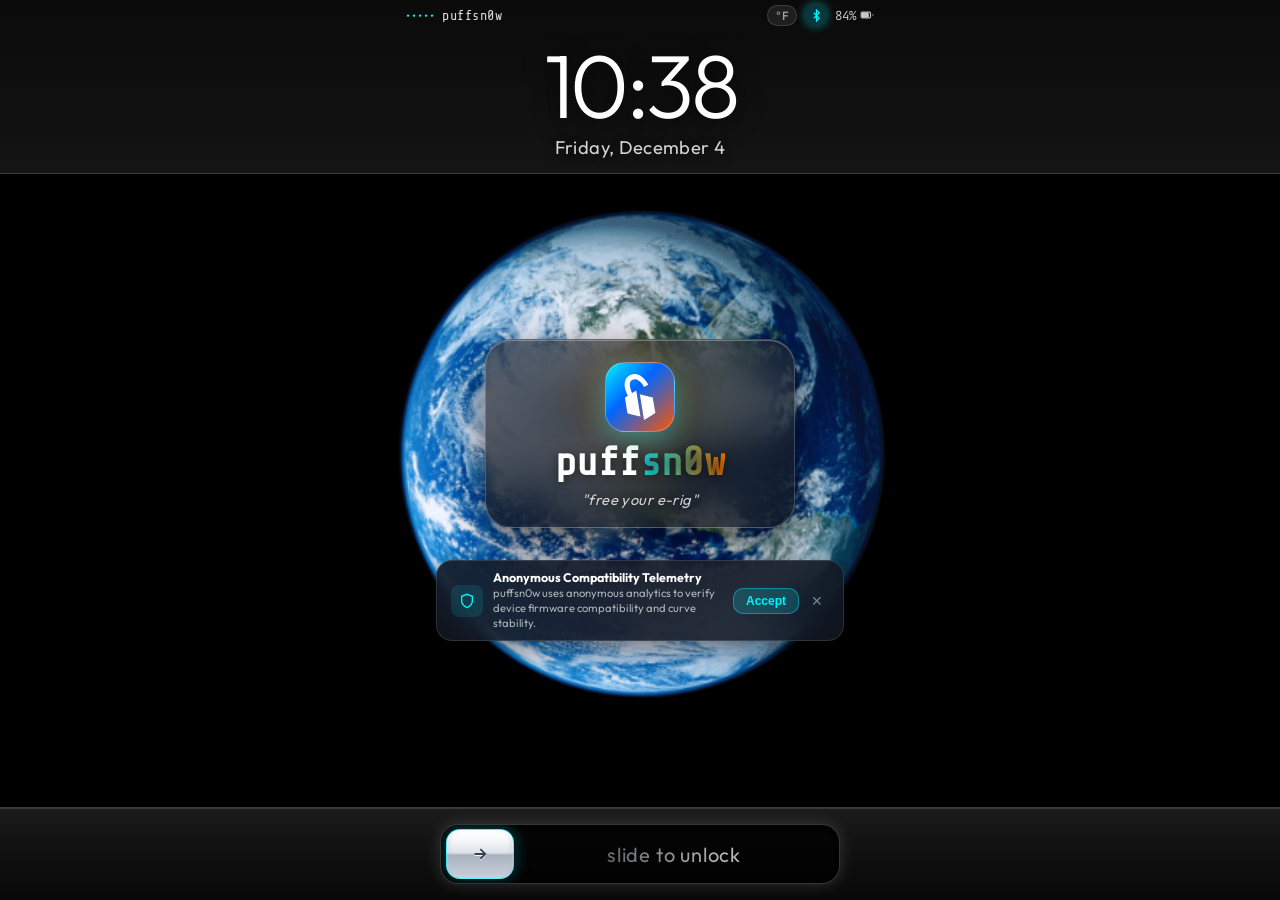
<file: puffsn0w/demo/index.html>
<!DOCTYPE html>
<html lang="en" class="lockscreen-active" data-demo="true">

<head>
  <base href="../">
  <script>window.__DEMO_MODE__ = true;</script>
  <meta charset="UTF-8">
  <meta name="viewport"
    content="width=device-width, initial-scale=1.0, maximum-scale=1.0, user-scalable=no, viewport-fit=cover">
  <!-- Primary SEO Meta Tags for "Puffco Jailbreak Demo" -->
  <title>puffsn0w - Puffco Jailbreak Controller [DEMO]</title>
  <meta name="title" content="puffsn0w - Puffco Jailbreak Controller [DEMO]">
  <meta name="description"
    content="Try the puffsn0w Puffco jailbreak interactive demo in your browser. Design custom dynamic heat curves, test real-time PID thermal governance, and explore hardware profile controls with a simulated Puffco Peak Pro 3DXL.">
  <meta name="keywords"
    content="puffco jailbreak, puffco peak pro jailbreak, puffco demo, simulated puffco, puffco custom heat curves, puffco 3dxl simulator, puffsn0w demo">
  <meta name="robots" content="index, follow, max-snippet:-1, max-image-preview:large, max-video-preview:-1">
  <meta name="author" content="puffsn0w">
  <link rel="canonical" href="https://puffsn0w.terpscoops.com/demo/">

  <!-- Open Graph / Facebook / Discord / Slack -->
  <meta property="og:type" content="website">
  <meta property="og:url" content="https://puffsn0w.terpscoops.com/demo/">
  <meta property="og:site_name" content="puffsn0w">
  <meta property="og:title" content="puffsn0w - Puffco Jailbreak Controller [DEMO]">
  <meta property="og:description"
    content="Try the puffsn0w Puffco jailbreak interactive demo in your browser. Design custom dynamic heat curves and explore hardware controls with a simulated Peak Pro.">
  <meta property="og:image" content="./icons/puffsn0w.png">
  <meta property="og:image:width" content="1200">
  <meta property="og:image:height" content="630">
  <meta property="og:image:alt" content="puffsn0w — Puffco Jailbreak Interactive Demo">
  <meta property="og:locale" content="en_US">

  <!-- Twitter Cards -->
  <meta name="twitter:card" content="summary_large_image">
  <meta name="twitter:url" content="https://puffsn0w.terpscoops.com/demo/">
  <meta name="twitter:title" content="puffsn0w - Puffco Jailbreak Controller [DEMO]">
  <meta name="twitter:description"
    content="Try the puffsn0w Puffco jailbreak interactive demo in your browser. Design custom dynamic heat curves with a simulated Peak Pro 3DXL.">
  <meta name="twitter:image" content="./icons/puffsn0w.png">
  <meta name="twitter:image:alt" content="puffsn0w — Puffco Jailbreak Interactive Demo">


  <!-- Early Demo Mode Detection -->
  <script>
    (function () {
      var isDemo = window.__DEMO_MODE__ === true ||
        document.documentElement.dataset.demo === 'true' ||
        window.location.pathname.replace(/\/+$/, '').endsWith('/demo') ||
        window.location.pathname.includes('/demo/') ||
        new URLSearchParams(window.location.search).has('demo') ||
        window.location.hash.toLowerCase().includes('demo');
      if (isDemo) {
        window.__DEMO_MODE__ = true;

        document.documentElement.dataset.demo = 'true';
      }
    })();
  </script>

  <!-- Google tag (gtag.js) -->
  <script async src="https://www.googletagmanager.com/gtag/js?id=G-4HJF59E8YR"></script>
  <script>
    window.dataLayer = window.dataLayer || [];
    function gtag() { dataLayer.push(arguments); }
    gtag('js', new Date());

    gtag('config', 'G-4HJF59E8YR');
  </script>

  <!-- Mobile PWA & Apple Web App Meta -->
  <meta name="apple-mobile-web-app-capable" content="yes">
  <meta name="apple-mobile-web-app-status-bar-style" content="black-translucent">
  <meta name="apple-mobile-web-app-title" content="puffsn0w">
  <meta name="theme-color" content="#08090d">
  <!-- Path Browser (iOS) Web Bluetooth permission trigger -->
  <meta name="path-bluetooth" content="true">
  <link rel="manifest" href="./manifest.json">
  <link rel="icon" type="image/x-icon" href="./icons/favicon.ico">
  <link rel="icon" type="image/png" sizes="32x32" href="./icons/favicon-32x32.png">
  <link rel="icon" type="image/png" sizes="16x16" href="./icons/favicon-16x16.png">
  <link rel="icon" type="image/svg+xml" href="./icons/puffsn0w-icon.svg">
  <link rel="apple-touch-icon" sizes="180x180" href="./icons/apple-touch-icon.png">

  <!-- Google Fonts: JetBrains Mono, Outfit & Share Tech Mono for Jailbreak Terminal aesthetic -->
  <link rel="preconnect" href="https://fonts.googleapis.com">
  <link rel="preconnect" href="https://fonts.gstatic.com" crossorigin>
  <link
    href="https://fonts.googleapis.com/css2?family=JetBrains+Mono:wght@400;500;600;700&family=Outfit:wght@300;400;500;600;700;800&family=Share+Tech+Mono&display=swap"
    rel="stylesheet">
  <link rel="stylesheet" href="./styles.css?v=5.5">
</head>

<body class="theme-dark lockscreen-active demo-mode" data-demo="true">
  <!-- Ambient background glow layers -->
  <div class="glow-backdrop" aria-hidden="true">
    <div class="radial-orb orb-amber"></div>
    <div class="radial-orb orb-purple"></div>
    <div class="radial-orb orb-cyan"></div>
  </div>

  <!-- Browser Compatibility Helper Banner (Dismissible) -->
  <div id="compat-banner" class="compat-banner hidden">
    <div class="compat-banner-content">
      <span class="compat-banner-icon">📱</span>
      <div class="compat-banner-text">
        <span id="compat-banner-msg"><strong>iOS Notice:</strong> Mobile Safari does not support Bluetooth. Open in <a
            href="https://apps.apple.com/us/app/bluefy-web-ble-browser/id1492822055" target="_blank"
            rel="noopener noreferrer"
            style="color: var(--accent-cyan); text-decoration: underline;"><strong>Bluefy</strong></a> (Path Browser no
          longer accepts custom URLs) to connect directly via Web Bluetooth!</span>
      </div>
    </div>
    <div class="compat-banner-actions">
      <button id="compat-guide-btn" class="compat-btn-guide">Guide</button>
      <button id="compat-dismiss-btn" class="compat-btn-dismiss" aria-label="Dismiss banner">✕</button>
    </div>
  </div>

  <!-- ========================================================================= -->
  <!-- puffsn0w Classic iPod Touch "Slide to Unlock" Lockscreen Home Page        -->
  <!-- ========================================================================= -->
  <section id="lockscreen" class="lockscreen-overlay" aria-label="puffsn0w Lock Screen">
    <!-- Fullscreen Earth Wallpaper Background (blurred while locked/disconnected) -->
    <div id="lockscreen-wallpaper" class="lockscreen-wallpaper"></div>

    <!-- Top-Right Lockscreen Info Button (Pre-connection quick guide) -->
    <button id="lockscreen-info-btn" class="lockscreen-info-btn" type="button"
      aria-label="puffsn0w App Info & Setup Guide" title="App Info & Setup Instructions">
      <svg viewBox="0 0 24 24" width="19" height="19" fill="none" stroke="currentColor" stroke-width="2.2"
        stroke-linecap="round" stroke-linejoin="round" aria-hidden="true">
        <circle cx="12" cy="12" r="10"></circle>
        <line x1="12" y1="16" x2="12" y2="12"></line>
        <line x1="12" y1="8" x2="12.01" y2="8"></line>
      </svg>
    </button>

    <!-- Top Header Bar with dark grey transparent background & border -->
    <div class="lockscreen-top-bar">
      <!-- Top Status Bar -->
      <div class="lockscreen-status-bar">
        <div class="status-carrier">
          <span class="carrier-dots">•••••</span>
          <span class="carrier-name">puffsn0w</span>
        </div>
        <div class="status-icons">
          <button type="button" id="lockscreen-unit-pill" class="lockscreen-unit-pill" title="Temperature Unit: Click to switch °F / °C" aria-label="Toggle Temperature Unit">°F</button>
          <span id="lockscreen-bt-badge" class="lockscreen-bt-badge connected" title="Web Bluetooth Status">
            <svg viewBox="0 0 24 24" width="13" height="13" fill="none" stroke="currentColor" stroke-width="2.2">
              <path d="m7 7 10 10-5 5V2l5 5L7 17" />
            </svg>
          </span>
          <span id="lockscreen-battery-pill" class="lockscreen-battery-pill" title="Device Battery">
            <span id="lockscreen-battery-val">84%</span>
            <svg viewBox="0 0 24 24" width="14" height="14" fill="none" stroke="currentColor" stroke-width="2">
              <rect x="2" y="7" width="16" height="10" rx="2" ry="2" />
              <line x1="22" y1="11" x2="22" y2="13" />
              <rect id="lockscreen-battery-fill" x="4" y="9" width="10" height="6" rx="1" fill="currentColor" />
            </svg>
          </span>
        </div>
      </div>

      <!-- iPod Touch Big Digital Clock & Date -->
      <div class="lockscreen-clock-section">
        <div id="lockscreen-clock" class="lockscreen-clock">9:41</div>
        <div id="lockscreen-date" class="lockscreen-date">Loading...</div>
      </div>
    </div>

    <!-- Center Jailbreak & Connect Section (Disappears once connected) -->
    <div id="lockscreen-center-section" class="lockscreen-center-section">
      <div class="lockscreen-brand-box">
        <div class="lockscreen-logo-halo"></div>
        <div class="lockscreen-logo" aria-hidden="true">
          <svg viewBox="0 0 378.51 565.57" width="46" height="46" fill="currentColor">
            <path
              d="M346.42,288.44s-139.03-33.79-159.45-40.37l52.49,317.5c46.31-29.82,97.72-57.81,139.06-90.27-10.52-52.71-32.09-186.85-32.09-186.85Z" />
            <path
              d="M96.63,70.38c17.71-8.55,33.85-9.57,50.8-3.2,46.22,17.36,80.58,67.04,91.05,91.65l51.51-27.59c-.48-1.15-2.4-7.3-23.21-38-29.35-43.29-61.97-71.93-96.95-85.13-32.88-12.41-67.69-10.54-100.67,5.38C37.18,28.93,15.22,54.35,5.66,87-5.18,124.05-.43,169.85,19.79,223.13c6.79,17.9,14.21,33.58,20.2,45.24l-29.08,18.28-7.21,4.03,31.62,190.54c49.34,17.02,106.36,27.37,159.65,40.19l-52.49-317.5-48.86,30.72c-17.23-34.71-38.65-91.43-27.32-129.96,4.6-15.64,14.23-26.53,30.32-34.3Z" />
          </svg>
        </div>
        <h1 class="lockscreen-title terminal-brand">puff<span>sn0w</span></h1>
        <p class="lockscreen-tagline">"free your e-rig"</p>
      </div>

      <!-- Connect Button & Actions Card -->
      <div id="lockscreen-connect-card" class="lockscreen-connect-card connected-hidden">
        <button id="lockscreen-connect-btn" class="lockscreen-btn-primary" title="Scan & Connect Puffco Device">
          <svg class="btn-ble-icon" viewBox="0 0 24 24" width="20" height="20" fill="none" stroke="currentColor"
            stroke-width="2.2">
            <path d="m7 7 10 10-5 5V2l5 5L7 17" />
          </svg>
          <span id="lockscreen-connect-label">Connect Device</span>
        </button>
        <div style="margin-top: 8px;">
          <a href="./demo/" class="lockscreen-demo-link" title="Explore puffsn0w with a simulated Peak Pro">⚡ Or explore
            with Demo Puffco →</a>
        </div>
      </div>

      <!-- Unobtrusive Analytics Consent Modal (inobtrusive popup below connect button) -->
      <div id="analytics-modal" class="analytics-popup">
        <div class="analytics-popup-inner">
          <div class="analytics-popup-icon" aria-hidden="true">
            <svg viewBox="0 0 24 24" width="16" height="16" fill="none" stroke="currentColor" stroke-width="2">
              <path d="M12 22s8-4 8-10V5l-8-3-8 3v7c0 6 8 10 8 10z" />
            </svg>
          </div>
          <div class="analytics-popup-text">
            <span class="analytics-title">Anonymous Compatibility Telemetry</span>
            <span class="analytics-desc">puffsn0w uses anonymous analytics to verify device firmware compatibility and
              curve stability.</span>
          </div>
          <div class="analytics-popup-actions">
            <button id="analytics-accept-btn" class="analytics-btn-accept">Accept</button>
            <button id="analytics-dismiss-btn" class="analytics-btn-dismiss"
              aria-label="Dismiss analytics popup">✕</button>
          </div>
        </div>
      </div>
    </div>

    <!-- iPod Touch Classic Slide to Unlock Slider Bottom Bar with dark grey transparent background -->
    <div class="lockscreen-bottom-bar">
      <div class="slider-container">
        <div id="lockscreen-slider-track" class="slide-to-unlock-track">
          <!-- Locked hint overlay (blurred initially until device connects) -->
          <div id="slider-locked-hint" class="slider-locked-hint">
            <svg viewBox="0 0 24 24" width="13" height="13" fill="none" stroke="currentColor" stroke-width="2.2">
              <rect x="3" y="11" width="18" height="11" rx="2" ry="2" />
              <path d="M7 11V7a5 5 0 0 1 10 0v4" />
            </svg>
            <span id="slider-locked-text">Connect device first to unlock</span>
          </div>

          <!-- Shimmering text (active once connected) -->
          <div id="slide-shimmer-label" class="slide-shimmer-text">
            <span>slide to unlock</span>
          </div>

          <!-- Skeuomorphic iPod Slider Thumb -->
          <div id="lockscreen-slider-thumb" class="slide-thumb" role="slider" aria-label="Slide to unlock" tabindex="0">
            <div class="thumb-inner-gloss"></div>
            <svg class="thumb-chevron" viewBox="0 0 24 24" width="22" height="22" fill="currentColor">
              <path d="M5 13h9.17l-3.58 3.59L12 18l6-6-6-6-1.41 1.41L14.17 11H5v2z" />
            </svg>
          </div>
        </div>
      </div>
    </div>

    <!-- Lockscreen Info & Overview Modal (Demo Mode) -->
    <div id="lockscreen-info-modal" class="lockscreen-info-modal-overlay hidden" role="dialog" aria-modal="true"
      aria-labelledby="lockscreen-info-title">
      <div class="lockscreen-info-modal-window">
        <!-- Modal Header -->
        <div class="lockscreen-info-header">
          <div class="lockscreen-info-header-title">
            <div class="lockscreen-info-pill-badge">PUFFSN0W DEMO</div>
            <h3 id="lockscreen-info-title" class="lockscreen-info-title">Interactive Demo Overview</h3>
          </div>
          <button id="close-lockscreen-info-modal" class="lockscreen-info-close-btn" type="button"
            aria-label="Close overview">✕</button>
        </div>

        <!-- Modal Section Switcher Tabs -->
        <div class="info-nav-tabs" role="tablist" aria-label="Demo information section switcher">
          <button type="button" class="info-nav-tab active" data-info-tab="instructions" id="info-tab-instructions"
            role="tab" aria-selected="true" aria-controls="info-section-instructions">
            <svg viewBox="0 0 24 24" width="15" height="15" fill="none" stroke="currentColor" stroke-width="2" aria-hidden="true">
              <circle cx="12" cy="12" r="10" />
              <polygon points="10 8 16 12 10 16 10 8" />
            </svg>
            <span>Demo Overview</span>
          </button>
          <button type="button" class="info-nav-tab tab-disclaimer" data-info-tab="disclaimer" id="info-tab-disclaimer"
            role="tab" aria-selected="false" aria-controls="info-section-disclaimer">
            <svg viewBox="0 0 24 24" width="15" height="15" fill="none" stroke="currentColor" stroke-width="2" aria-hidden="true">
              <path d="M12 22s8-4 8-10V5l-8-3-8 3v7c0 6 8 10 8 10z" />
              <line x1="12" y1="8" x2="12" y2="12" />
              <line x1="12" y1="16" x2="12.01" y2="16" />
            </svg>
            <span>Legal Disclaimer</span>
          </button>
        </div>

        <div class="lockscreen-info-body">
          <!-- SECTION 1: DEMO OVERVIEW -->
          <div id="info-section-instructions" class="info-section-content active">
            <!-- 1-Sentence App Rundown Banner -->
            <div class="lockscreen-rundown-card">
              <div class="rundown-icon" aria-hidden="true">
                <svg viewBox="0 0 24 24" width="20" height="20" fill="none" stroke="currentColor" stroke-width="2">
                  <path d="M13 2L3 14h9l-1 8 10-12h-9l1-8z" />
                </svg>
              </div>
              <p class="rundown-text">
                <strong>puffsn0w</strong> is an open-source web jailbreak for Puffco Peak Pro &amp; Proxy that unlocks
                custom dynamic heat curves, real-time telemetry, and hardware profile tuning directly in your browser with
                zero vendor lock-in.
              </p>
            </div>

            <!-- Demo Mode Guide Card -->
            <div class="instruction-tip-card" style="margin-top: 4px;">
              <div class="tip-header">
                <div class="tip-badge">
                  <svg viewBox="0 0 24 24" width="12" height="12" fill="none" stroke="currentColor" stroke-width="2.5">
                    <circle cx="12" cy="12" r="10" />
                    <line x1="12" y1="16" x2="12" y2="12" />
                    <line x1="12" y1="8" x2="12.01" y2="8" />
                  </svg>
                  <span>SIMULATOR</span>
                </div>
                <span class="tip-title">Virtual Hardware Mode</span>
              </div>
              <p class="tip-body">
                You are currently in <strong>Demo Sandbox Mode</strong>. A virtual Puffco Peak Pro 3DXL is running inside this browser session so you can test live temperature heating curves, LED light effects, and profile editing without connecting physical hardware. Slide the slider on the lockscreen to unlock!
              </p>
            </div>

            <!-- Jump to Disclaimer Link -->
            <div class="disclaimer-jump-wrap">
              <button type="button" class="btn-text-link" id="jump-to-disclaimer-btn">
                <span>⚖️ Read Legal Disclaimer &amp; Liability Waiver</span>
                <svg viewBox="0 0 24 24" width="14" height="14" fill="none" stroke="currentColor" stroke-width="2">
                  <path d="M5 12h14M12 5l7 7-7 7" />
                </svg>
              </button>
            </div>
          </div>

          <!-- SECTION 2: LEGAL & SAFETY DISCLAIMER (Separate Tab) -->
          <div id="info-section-disclaimer" class="info-section-content" hidden>
            <div class="disclaimer-overview-banner">
              <div class="disclaimer-banner-icon" aria-hidden="true">
                <svg viewBox="0 0 24 24" width="22" height="22" fill="none" stroke="currentColor" stroke-width="2">
                  <path d="M12 22s8-4 8-10V5l-8-3-8 3v7c0 6 8 10 8 10z" />
                  <line x1="12" y1="8" x2="12" y2="12" />
                  <line x1="12" y1="16" x2="12.01" y2="16" />
                </svg>
              </div>
              <div>
                <h4 class="disclaimer-banner-title">Legal &amp; Safety Disclaimer</h4>
                <p class="disclaimer-banner-sub">Please review the terms of use, assumption of risk, and limitation of liability before connecting your device.</p>
              </div>
            </div>

            <div class="disclaimer-clauses-list">
              <div class="disclaimer-clause-card">
                <div class="clause-header">
                  <span class="clause-badge">AFFILIATION</span>
                  <h5>Independent Third-Party Software</h5>
                </div>
                <p>puffsn0w is an independent, community-developed open-source software project. It is <strong>not affiliated, associated, authorized, endorsed by, or in any way officially connected with Puff Co.</strong> or any of its subsidiaries. All product names, logos, and trademarks (including &ldquo;Puff Co.&rdquo;, &ldquo;Puffco&rdquo;, &ldquo;Peak Pro&rdquo;, &ldquo;Proxy&rdquo;, and &ldquo;3DXL&rdquo;) are registered trademarks of their respective owners.</p>
              </div>

              <div class="disclaimer-clause-card">
                <div class="clause-header">
                  <span class="clause-badge badge-warning">AS-IS USE</span>
                  <h5>Assumption of Risk (&ldquo;As-Is&rdquo;)</h5>
                </div>
                <p>This software is provided <strong>&ldquo;as is&rdquo; and &ldquo;as available&rdquo; without warranties of any kind</strong>, express or implied. Operating electronic vaporizers, tuning temperature setpoints, executing dynamic heating curves, or writing directly to hardware profile registers involves inherent physical and electrical risks. You assume all responsibility and risk for any use of puffsn0w with your hardware.</p>
              </div>

              <div class="disclaimer-clause-card">
                <div class="clause-header">
                  <span class="clause-badge badge-danger">LIABILITY</span>
                  <h5>Complete Limitation of Liability</h5>
                </div>
                <p>In no event shall the authors, developers, maintainers, contributors, or distributors of puffsn0w be held liable for any direct, indirect, incidental, special, exemplary, punitive, or consequential damages (including, but not limited to, device malfunction, chamber damage, heating element burnout, battery degradation, voided manufacturer warranties, loss of data, property damage, or personal injury) arising out of or in connection with the use, misuse, or inability to use this software.</p>
              </div>

              <div class="disclaimer-clause-card">
                <div class="clause-header">
                  <span class="clause-badge badge-muted">WARRANTY</span>
                  <h5>Manufacturer Warranty Notice</h5>
                </div>
                <p>Modifying factory operating parameters, flashing unofficial thermal curves, or communicating with your device via third-party Bluetooth software may void your original manufacturer warranty. Use entirely at your own discretion and risk.</p>
              </div>
            </div>

            <div class="disclaimer-back-wrap">
              <button type="button" class="btn btn-secondary btn-sm" id="back-to-guide-btn">
                <svg viewBox="0 0 24 24" width="14" height="14" fill="none" stroke="currentColor" stroke-width="2">
                  <path d="M19 12H5M12 19l-7-7 7-7" />
                </svg>
                <span>Back to Overview</span>
              </button>
            </div>
          </div>
        </div>

        <!-- Modal Footer Actions -->
        <div class="lockscreen-info-footer">
          <button id="close-lockscreen-info-btn" class="btn btn-primary" type="button">Got It</button>
        </div>
      </div>
    </div>
  </section>

  <!-- ========================================================================= -->
  <!-- Main Application Dashboard Layout                                         -->
  <!-- ========================================================================= -->
  <div class="app-layout" inert aria-hidden="true">
    <!-- Daily Updates Scroller Banner (Persists across tabs) -->
    <div id="telemetry-banner" class="telemetry-banner" role="region" aria-label="Daily updates">
      <div class="telemetry-banner-badge">
        <span class="banner-pulse-dot" aria-hidden="true"></span>
        <span class="banner-badge-text">UPDATES</span>
      </div>
      <div class="telemetry-banner-scroller" id="telemetry-banner-scroller" tabindex="0" aria-label="Daily updates scroller">
        <div class="telemetry-banner-track" id="telemetry-banner-track">
          <!-- Set 1 -->
          <div class="telemetry-banner-group">
            <a href="https://discord.gg/wz4tvNdyDh" target="_blank" rel="noopener noreferrer" class="telemetry-banner-link" title="Join the PuffSn0w Discord">
              <svg class="banner-discord-icon" viewBox="0 0 24 24" width="14" height="14" fill="currentColor" aria-hidden="true">
                <path d="M20.317 4.37a19.791 19.791 0 0 0-4.885-1.515.074.074 0 0 0-.079.037c-.21.375-.444.864-.608 1.25a18.27 18.27 0 0 0-5.487 0 12.64 12.64 0 0 0-.617-1.25.077.077 0 0 0-.079-.037A19.736 19.736 0 0 0 3.677 4.37a.07.07 0 0 0-.032.027C.533 9.046-.32 13.58.099 18.057a.082.082 0 0 0 .031.057 19.9 19.9 0 0 0 5.993 3.03.078.078 0 0 0 .084-.028c.462-.63.874-1.295 1.226-1.994.021-.041.001-.09-.041-.106a13.107 13.107 0 0 1-1.872-.892.077.077 0 0 1-.008-.128 10.2 10.2 0 0 0 .372-.292.074.074 0 0 1 .077-.01c3.929 1.793 8.18 1.793 12.061 0a.074.074 0 0 1 .078.01c.12.098.246.198.373.292a.077.077 0 0 1-.006.127 12.299 12.299 0 0 1-1.873.894.077.077 0 0 0-.041.107c.36.698.772 1.362 1.225 1.993a.076.076 0 0 0 .084.028 19.839 19.839 0 0 0 6.002-3.03.077.077 0 0 0 .032-.054c.5-5.177-.838-9.674-3.549-13.66a.061.061 0 0 0-.031-.028zM8.02 15.33c-1.183 0-2.157-1.085-2.157-2.419 0-1.333.956-2.419 2.157-2.419 1.21 0 2.176 1.096 2.157 2.42 0 1.333-.956 2.418-2.157 2.418zm7.975 0c-1.183 0-2.157-1.085-2.157-2.419 0-1.333.955-2.419 2.157-2.419 1.21 0 2.176 1.096 2.157 2.42 0 1.333-.946 2.418-2.157 2.418z"/>
              </svg>
              <span>Bugs? Feature requests? Join our Discord!</span>
              <svg class="banner-link-arrow" viewBox="0 0 24 24" width="11" height="11" fill="none" stroke="currentColor" stroke-width="2.5" stroke-linecap="round" stroke-linejoin="round" aria-hidden="true">
                <path d="M18 13v6a2 2 0 0 1-2 2H5a2 2 0 0 1-2-2V8a2 2 0 0 1 2-2h6"></path>
                <polyline points="15 3 21 3 21 9"></polyline>
                <line x1="10" y1="14" x2="21" y2="3"></line>
              </svg>
            </a>
            <span class="telemetry-banner-sep" aria-hidden="true">✦</span>
            <span class="telemetry-banner-item">
              <span class="banner-item-icon">✨</span>
              <span class="banner-item-text">Curve Club coming soon!</span>
            </span>
            <span class="telemetry-banner-sep" aria-hidden="true">✦</span>
            <span class="telemetry-banner-item">
              <span class="banner-item-icon">🏮</span>
              <span class="banner-item-text">Lantern mode fix on the way!</span>
            </span>
          </div>
          <div class="telemetry-banner-group">
            <a href="https://discord.gg/wz4tvNdyDh" target="_blank" rel="noopener noreferrer" class="telemetry-banner-link" title="Join the PuffSn0w Discord">
              <svg class="banner-discord-icon" viewBox="0 0 24 24" width="14" height="14" fill="currentColor" aria-hidden="true">
                <path d="M20.317 4.37a19.791 19.791 0 0 0-4.885-1.515.074.074 0 0 0-.079.037c-.21.375-.444.864-.608 1.25a18.27 18.27 0 0 0-5.487 0 12.64 12.64 0 0 0-.617-1.25.077.077 0 0 0-.079-.037A19.736 19.736 0 0 0 3.677 4.37a.07.07 0 0 0-.032.027C.533 9.046-.32 13.58.099 18.057a.082.082 0 0 0 .031.057 19.9 19.9 0 0 0 5.993 3.03.078.078 0 0 0 .084-.028c.462-.63.874-1.295 1.226-1.994.021-.041.001-.09-.041-.106a13.107 13.107 0 0 1-1.872-.892.077.077 0 0 1-.008-.128 10.2 10.2 0 0 0 .372-.292.074.074 0 0 1 .077-.01c3.929 1.793 8.18 1.793 12.061 0a.074.074 0 0 1 .078.01c.12.098.246.198.373.292a.077.077 0 0 1-.006.127 12.299 12.299 0 0 1-1.873.894.077.077 0 0 0-.041.107c.36.698.772 1.362 1.225 1.993a.076.076 0 0 0 .084.028 19.839 19.839 0 0 0 6.002-3.03.077.077 0 0 0 .032-.054c.5-5.177-.838-9.674-3.549-13.66a.061.061 0 0 0-.031-.028zM8.02 15.33c-1.183 0-2.157-1.085-2.157-2.419 0-1.333.956-2.419 2.157-2.419 1.21 0 2.176 1.096 2.157 2.42 0 1.333-.956 2.418-2.157 2.418zm7.975 0c-1.183 0-2.157-1.085-2.157-2.419 0-1.333.955-2.419 2.157-2.419 1.21 0 2.176 1.096 2.157 2.42 0 1.333-.946 2.418-2.157 2.418z"/>
              </svg>
              <span>Bugs? Feature requests? Join our Discord!</span>
              <svg class="banner-link-arrow" viewBox="0 0 24 24" width="11" height="11" fill="none" stroke="currentColor" stroke-width="2.5" stroke-linecap="round" stroke-linejoin="round" aria-hidden="true">
                <path d="M18 13v6a2 2 0 0 1-2 2H5a2 2 0 0 1-2-2V8a2 2 0 0 1 2-2h6"></path>
                <polyline points="15 3 21 3 21 9"></polyline>
                <line x1="10" y1="14" x2="21" y2="3"></line>
              </svg>
            </a>
            <span class="telemetry-banner-sep" aria-hidden="true">✦</span>
            <span class="telemetry-banner-item">
              <span class="banner-item-icon">✨</span>
              <span class="banner-item-text">Curve Club coming soon!</span>
            </span>
            <span class="telemetry-banner-sep" aria-hidden="true">✦</span>
            <span class="telemetry-banner-item">
              <span class="banner-item-icon">🏮</span>
              <span class="banner-item-text">Lantern mode fix on the way!</span>
            </span>
          </div>
          <!-- Set 2 (Duplicate for continuous seamless marquee) -->
          <div class="telemetry-banner-group" aria-hidden="true">
            <a href="https://discord.gg/wz4tvNdyDh" target="_blank" rel="noopener noreferrer" class="telemetry-banner-link" tabindex="-1">
              <svg class="banner-discord-icon" viewBox="0 0 24 24" width="14" height="14" fill="currentColor">
                <path d="M20.317 4.37a19.791 19.791 0 0 0-4.885-1.515.074.074 0 0 0-.079.037c-.21.375-.444.864-.608 1.25a18.27 18.27 0 0 0-5.487 0 12.64 12.64 0 0 0-.617-1.25.077.077 0 0 0-.079-.037A19.736 19.736 0 0 0 3.677 4.37a.07.07 0 0 0-.032.027C.533 9.046-.32 13.58.099 18.057a.082.082 0 0 0 .031.057 19.9 19.9 0 0 0 5.993 3.03.078.078 0 0 0 .084-.028c.462-.63.874-1.295 1.226-1.994.021-.041.001-.09-.041-.106a13.107 13.107 0 0 1-1.872-.892.077.077 0 0 1-.008-.128 10.2 10.2 0 0 0 .372-.292.074.074 0 0 1 .077-.01c3.929 1.793 8.18 1.793 12.061 0a.074.074 0 0 1 .078.01c.12.098.246.198.373.292a.077.077 0 0 1-.006.127 12.299 12.299 0 0 1-1.873.894.077.077 0 0 0-.041.107c.36.698.772 1.362 1.225 1.993a.076.076 0 0 0 .084.028 19.839 19.839 0 0 0 6.002-3.03.077.077 0 0 0 .032-.054c.5-5.177-.838-9.674-3.549-13.66a.061.061 0 0 0-.031-.028zM8.02 15.33c-1.183 0-2.157-1.085-2.157-2.419 0-1.333.956-2.419 2.157-2.419 1.21 0 2.176 1.096 2.157 2.42 0 1.333-.956 2.418-2.157 2.418zm7.975 0c-1.183 0-2.157-1.085-2.157-2.419 0-1.333.955-2.419 2.157-2.419 1.21 0 2.176 1.096 2.157 2.42 0 1.333-.946 2.418-2.157 2.418z"/>
            </svg>
            <span>Bugs? Feature requests? Join our Discord!</span>
            <svg class="banner-link-arrow" viewBox="0 0 24 24" width="11" height="11" fill="none" stroke="currentColor" stroke-width="2.5" stroke-linecap="round" stroke-linejoin="round">
              <path d="M18 13v6a2 2 0 0 1-2 2H5a2 2 0 0 1-2-2V8a2 2 0 0 1 2-2h6"></path>
              <polyline points="15 3 21 3 21 9"></polyline>
              <line x1="10" y1="14" x2="21" y2="3"></line>
            </svg>
          </a>
          <span class="telemetry-banner-sep" aria-hidden="true">✦</span>
          <span class="telemetry-banner-item">
            <span class="banner-item-icon">✨</span>
            <span class="banner-item-text">Curve Club coming soon!</span>
          </span>
          <span class="telemetry-banner-sep" aria-hidden="true">✦</span>
          <span class="telemetry-banner-item">
            <span class="banner-item-icon">🏮</span>
            <span class="banner-item-text">Lantern mode fix on the way!</span>
          </span>
          <span class="telemetry-banner-sep" aria-hidden="true">✦</span>
        </div>
        <div class="telemetry-banner-group" aria-hidden="true">
          <a href="https://discord.gg/wz4tvNdyDh" target="_blank" rel="noopener noreferrer" class="telemetry-banner-link" tabindex="-1">
            <svg class="banner-discord-icon" viewBox="0 0 24 24" width="14" height="14" fill="currentColor">
              <path d="M20.317 4.37a19.791 19.791 0 0 0-4.885-1.515.074.074 0 0 0-.079.037c-.21.375-.444.864-.608 1.25a18.27 18.27 0 0 0-5.487 0 12.64 12.64 0 0 0-.617-1.25.077.077 0 0 0-.079-.037A19.736 19.736 0 0 0 3.677 4.37a.07.07 0 0 0-.032.027C.533 9.046-.32 13.58.099 18.057a.082.082 0 0 0 .031.057 19.9 19.9 0 0 0 5.993 3.03.078.078 0 0 0 .084-.028c.462-.63.874-1.295 1.226-1.994.021-.041.001-.09-.041-.106a13.107 13.107 0 0 1-1.872-.892.077.077 0 0 1-.008-.128 10.2 10.2 0 0 0 .372-.292.074.074 0 0 1 .077-.01c3.929 1.793 8.18 1.793 12.061 0a.074.074 0 0 1 .078.01c.12.098.246.198.373.292a.077.077 0 0 1-.006.127 12.299 12.299 0 0 1-1.873.894.077.077 0 0 0-.041.107c.36.698.772 1.362 1.225 1.993a.076.076 0 0 0 .084.028 19.839 19.839 0 0 0 6.002-3.03.077.077 0 0 0 .032-.054c.5-5.177-.838-9.674-3.549-13.66a.061.061 0 0 0-.031-.028zM8.02 15.33c-1.183 0-2.157-1.085-2.157-2.419 0-1.333.956-2.419 2.157-2.419 1.21 0 2.176 1.096 2.157 2.42 0 1.333-.956 2.418-2.157 2.418zm7.975 0c-1.183 0-2.157-1.085-2.157-2.419 0-1.333.955-2.419 2.157-2.419 1.21 0 2.176 1.096 2.157 2.42 0 1.333-.946 2.418-2.157 2.418z"/>
          </svg>
          <span>Bugs? Feature requests? Join our Discord!</span>
          <svg class="banner-link-arrow" viewBox="0 0 24 24" width="11" height="11" fill="none" stroke="currentColor" stroke-width="2.5" stroke-linecap="round" stroke-linejoin="round">
            <path d="M18 13v6a2 2 0 0 1-2 2H5a2 2 0 0 1-2-2V8a2 2 0 0 1 2-2h6"></path>
            <polyline points="15 3 21 3 21 9"></polyline>
            <line x1="10" y1="14" x2="21" y2="3"></line>
          </svg>
        </a>
        <span class="telemetry-banner-sep" aria-hidden="true">✦</span>
        <span class="telemetry-banner-item">
          <span class="banner-item-icon">✨</span>
          <span class="banner-item-text">Curve Club coming soon!</span>
        </span>
        <span class="telemetry-banner-sep" aria-hidden="true">✦</span>
        <span class="telemetry-banner-item">
          <span class="banner-item-icon">🏮</span>
          <span class="banner-item-text">Lantern mode fix on the way!</span>
        </span>
        <span class="telemetry-banner-sep" aria-hidden="true">✦</span>
      </div>
    </div>
  </div>
  <button type="button" id="telemetry-banner-close" class="telemetry-banner-close" aria-label="Dismiss updates" title="Close updates banner">
    <svg viewBox="0 0 24 24" width="13" height="13" fill="none" stroke="currentColor" stroke-width="2.5" stroke-linecap="round" stroke-linejoin="round">
      <line x1="18" y1="6" x2="6" y2="18"></line>
      <line x1="6" y1="6" x2="18" y2="18"></line>
    </svg>
  </button>
</div>

    <!-- Header / Navbar -->
    <header class="app-header">
      <div class="brand-section">
        <div class="brand-logo" aria-hidden="true">
          <svg viewBox="0 0 378.51 565.57" width="24" height="24" fill="currentColor">
            <path
              d="M346.42,288.44s-139.03-33.79-159.45-40.37l52.49,317.5c46.31-29.82,97.72-57.81,139.06-90.27-10.52-52.71-32.09-186.85-32.09-186.85Z" />
            <path
              d="M96.63,70.38c17.71-8.55,33.85-9.57,50.8-3.2,46.22,17.36,80.58,67.04,91.05,91.65l51.51-27.59c-.48-1.15-2.4-7.3-23.21-38-29.35-43.29-61.97-71.93-96.95-85.13-32.88-12.41-67.69-10.54-100.67,5.38C37.18,28.93,15.22,54.35,5.66,87-5.18,124.05-.43,169.85,19.79,223.13c6.79,17.9,14.21,33.58,20.2,45.24l-29.08,18.28-7.21,4.03,31.62,190.54c49.34,17.02,106.36,27.37,159.65,40.19l-52.49-317.5-48.86,30.72c-17.23-34.71-38.65-91.43-27.32-129.96,4.6-15.64,14.23-26.53,30.32-34.3Z" />
          </svg>
        </div>
        <div>
          <h1 class="brand-title terminal-brand">puff<span>sn0w</span></h1>
        </div>
      </div>

      <!-- Navigation Tabs -->
      <nav class="nav-tabs" aria-label="Studio Mode Tabs">
        <button type="button" id="tab-controller-btn" class="nav-tab active" data-tab="tab-controller">
          <svg viewBox="0 0 24 24" width="16" height="16" fill="none" stroke="currentColor" stroke-width="2">
            <circle cx="12" cy="12" r="10" />
            <path d="M12 6v6l4 2" />
          </svg>
          Chamber &amp; Profiles
        </button>
        <button type="button" id="tab-curves-btn" class="nav-tab" data-tab="tab-curves">
          <svg viewBox="0 0 24 24" width="16" height="16" fill="none" stroke="currentColor" stroke-width="2">
            <polyline points="22 12 18 12 15 21 9 3 6 12 2 12" />
          </svg>
          Heat Curve Studio
        </button>
      </nav>

      <!-- Device Connection Banner -->
      <div class="header-status-group">
        <div class="header-status-pills">
          <div id="device-pill" class="status-pill status-disconnected">
            <span class="status-dot"></span>
            <span id="device-name-display">No Device</span>
            <span id="chamber-pill" class="badge badge-subtle">3DXL</span>
          </div>

          <div id="battery-widget" class="battery-pill" title="Battery Percentage">
            <svg class="battery-icon" viewBox="0 0 24 24" width="18" height="18" fill="none" stroke="currentColor"
              stroke-width="2">
              <rect x="2" y="7" width="16" height="10" rx="2" ry="2" />
              <line x1="22" y1="11" x2="22" y2="13" />
              <rect id="battery-fill-icon" x="4" y="9" width="0" height="6" rx="1" fill="currentColor" />
            </svg>
            <span id="battery-level-display">--%</span>
            <span id="battery-bolt" class="bolt hidden">⚡</span>
          </div>

          <button type="button" id="header-device-badge" class="device-locked-badge badge-peak" title="Device Mode: Tap for mode info &amp; troubleshooting guide" aria-label="Device Mode Info and Troubleshooting">
            <span id="header-device-badge-text">Peak Pro</span>
            <span class="badge-info-icon" aria-hidden="true">ℹ</span>
          </button>
        </div>

        <!-- Connection actions -->
        <div class="header-actions">
          <button id="main-connect-btn" class="btn btn-primary" title="Scan & Connect to Puff device via Web Bluetooth">
            <svg viewBox="0 0 24 24" width="16" height="16" fill="none" stroke="currentColor" stroke-width="2">
              <path d="m7 7 10 10-5 5V2l5 5L7 17" />
            </svg>
            Connect
          </button>
          <button type="button" id="header-temp-unit-toggle" class="btn-unit-toggle" title="Switch Temperature Unit (°F / °C)" aria-label="Switch Temperature Unit">
            <span class="unit-opt opt-f active">°F</span>
            <span class="unit-slider-pill"></span>
            <span class="unit-opt opt-c">°C</span>
          </button>
          <button id="safety-settings-btn" class="btn-icon header-safety-btn" title="Thermal Safety & Hardware Policy"
            aria-label="Thermal Safety Settings">
            <svg viewBox="0 0 24 24" width="18" height="18" fill="none" stroke="currentColor" stroke-width="2"
              stroke-linecap="round" stroke-linejoin="round">
              <path d="M12 22s8-4 8-10V5l-8-3-8 3v7c0 6 8 10 8 10z" />
            </svg>
          </button>
          <button id="lock-screen-btn" class="btn-icon header-lock-btn" title="Lock Screen"
            aria-label="Return to Lock Screen">
            <svg viewBox="0 0 24 24" width="18" height="18" fill="none" stroke="currentColor" stroke-width="2">
              <rect x="3" y="11" width="18" height="11" rx="2" ry="2" />
              <path d="M7 11V7a5 5 0 0 1 10 0v4" />
            </svg>
          </button>
        </div>
      </div>
    </header>

    <!-- Tab 1: Standard Controller View -->
    <main id="tab-controller" class="tab-content active">
      <div class="dashboard-grid">
        <!-- Left Column: Hero Chamber Thermal Dial & Session Controls -->
        <section class="card hero-card" aria-label="Live Chamber Thermal Telemetry">
          <div class="card-header">
            <div class="card-title-wrap">
              <span class="subtitle-tag">LIVE TELEMETRY</span>
              <h2 class="card-title">Chamber Dynamics</h2>
            </div>
            <div id="state-badge" class="state-tag state-disconnected">
              DISCONNECTED
            </div>
          </div>

          <!-- Thermal Gauge -->
          <div class="gauge-container">
            <div class="gauge-glow-halo" id="gauge-halo"></div>
            <svg class="dial-svg" viewBox="0 0 320 320">
              <defs>
                <linearGradient id="trackGrad" x1="0%" y1="0%" x2="100%" y2="100%">
                  <stop offset="0%" stop-color="#1f2430" />
                  <stop offset="100%" stop-color="#141720" />
                </linearGradient>
                <linearGradient id="heatGrad" x1="0%" y1="100%" x2="100%" y2="0%">
                  <stop offset="0%" stop-color="#00f2fe" />
                  <stop offset="35%" stop-color="#ff9900" />
                  <stop offset="70%" stop-color="#ff4500" />
                  <stop offset="100%" stop-color="#f72585" />
                </linearGradient>
                <filter id="dialGlow" x="-20%" y="-20%" width="140%" height="140%">
                  <feGaussianBlur stdDeviation="6" result="blur" />
                  <feMerge>
                    <feMergeNode in="blur" />
                    <feMergeNode in="SourceGraphic" />
                  </feMerge>
                </filter>
              </defs>

              <circle class="dial-track" cx="160" cy="160" r="120" />
              <!-- Calibration Scale Ticks (400°, 450°, 500°, 550°, 600°) -->
              <g class="dial-ticks" opacity="0.4">
                <line x1="258" y1="160" x2="268" y2="160" stroke="#94a3b8" stroke-width="1.5" stroke-linecap="round" />
                <line x1="209" y1="244.9" x2="215" y2="255.3" stroke="#94a3b8" stroke-width="1.5"
                  stroke-linecap="round" />
                <line x1="111" y1="244.9" x2="105" y2="255.3" stroke="#94a3b8" stroke-width="1.5"
                  stroke-linecap="round" />
                <line x1="62" y1="160" x2="52" y2="160" stroke="#94a3b8" stroke-width="1.5" stroke-linecap="round" />
                <line x1="111" y1="75.1" x2="105" y2="64.7" stroke="#94a3b8" stroke-width="1.5"
                  stroke-linecap="round" />
              </g>
              <circle id="dial-progress" class="dial-progress" cx="160" cy="160" r="120" filter="url(#dialGlow)" />
              <g id="dial-needle-group" class="dial-needle-group">
                <line id="dial-setpoint-needle" class="dial-needle" x1="266" y1="160" x2="294" y2="160" />
                <circle class="dial-needle-dot" cx="280" cy="160" r="3" />
              </g>
            </svg>

            <!-- Scale Endpoints (400°F to 600°F) -->
            <div class="dial-scale-endpoints">
              <span class="endpoint-min" id="dial-endpoint-min">400°F</span>
              <span class="endpoint-max" id="dial-endpoint-max">600°F</span>
            </div>

            <!-- Dial Center Digital Readout -->
            <div class="gauge-center">
              <div class="temp-sublabel">CURRENT BOWL</div>
              <div class="live-temp-display">
                <span id="live-temp-val">--</span><span id="live-temp-unit" class="unit unit-clickable" title="Click to switch °F / °C">°F</span>
              </div>
              <div class="target-temp-display">
                SETPOINT: <span id="target-temp-val">485</span><span id="target-temp-unit" class="unit-clickable" title="Click to switch °F / °C">°F</span>
              </div>
              <div id="session-timer-pill" class="timer-pill hidden">
                <svg viewBox="0 0 24 24" width="14" height="14" fill="none" stroke="currentColor" stroke-width="2">
                  <circle cx="12" cy="12" r="10" />
                  <polyline points="12 6 12 12 16 14" />
                </svg>
                <span id="time-remaining-val">0</span>s REMAINING
              </div>
            </div>
          </div>

          <!-- Session Command Bar (Touch-Optimized) -->
          <div class="session-actions-bar">
            <button id="start-sesh-btn" class="btn btn-sesh-start" disabled
              title="Press & hold to ignite heating element">
              <div id="htf-progress-fill-sesh" class="htf-progress-fill"></div>
              <div class="btn-glow-ring"></div>
              <svg class="btn-fire-icon" viewBox="0 0 24 24" width="22" height="22" fill="none" stroke="currentColor"
                stroke-width="2.2" stroke-linecap="round" stroke-linejoin="round">
                <path
                  d="M8.5 14.5A2.5 2.5 0 0 0 11 12c0-1.38-.5-2-1-3-1.072-2.143-.224-4.054 2-6 .5 2.5 2 4.9 4 6.5 2 1.6 3 3.5 3 5.5a7 7 0 1 1-14 0c0-1.153.433-2.294 1-3a2.5 2.5 0 0 0 2.5 2.5z" />
              </svg>
              <span id="start-sesh-btn-text">START SESH</span>
            </button>

            <button id="boost-sesh-btn" class="btn btn-sesh-boost" disabled
              title="Add +15s duration and +10°F heat boost during session">
              <svg viewBox="0 0 24 24" width="18" height="18" fill="none" stroke="currentColor" stroke-width="2">
                <polygon points="13 2 3 14 12 14 11 22 21 10 12 10 13 2" />
              </svg>
              <span id="boost-sesh-btn-text">BOOST +10°</span>
            </button>

            <button id="stop-sesh-btn" class="btn btn-sesh-stop" disabled title="Cancel / Abort current heat cycle">
              <svg viewBox="0 0 24 24" width="18" height="18" fill="none" stroke="currentColor" stroke-width="2">
                <rect x="6" y="6" width="12" height="12" rx="2" />
              </svg>
              <span>STOP</span>
            </button>
          </div>

          <!-- Live Session Heat Curve (Fills space below dial) -->
          <div class="live-session-graph-card">
            <div class="lsg-header">
              <div class="lsg-title-group">
                <span class="subtitle-tag">SESSION HEAT CURVE</span>
                <span id="lsg-phase-pill" class="badge badge-subtle">STANDBY</span>
              </div>
              <div class="lsg-legend">
                <span class="legend-item"><span class="legend-line line-target"></span> Target (<span
                    id="lsg-target-readout">485°</span>)</span>
                <span class="legend-item"><span class="legend-line line-actual"></span> Live Bowl (<span
                    id="lsg-live-readout">--°</span>)</span>
              </div>
            </div>

            <div class="lsg-graph-wrapper">
              <div class="lsg-y-axis" id="lsg-y-axis">
                <span>600°</span>
                <span>500°</span>
                <span>400°</span>
                <span>250°</span>
                <span>70°</span>
              </div>
              <div class="lsg-canvas-container" id="lsg-container">
                <svg id="lsg-svg" class="lsg-svg" viewBox="0 0 500 160" preserveAspectRatio="none">
                  <defs>
                    <linearGradient id="lsgFillGrad" x1="0%" y1="0%" x2="0%" y2="100%">
                      <stop offset="0%" stop-color="#00f2fe" stop-opacity="0.32" />
                      <stop offset="100%" stop-color="#00f2fe" stop-opacity="0.01" />
                    </linearGradient>
                  </defs>

                  <!-- Horizontal Grid Lines -->
                  <line class="graph-grid-line" x1="0" y1="16" x2="500" y2="16" />
                  <line class="graph-grid-line" x1="0" y1="46" x2="500" y2="46" />
                  <line class="graph-grid-line" x1="0" y1="76" x2="500" y2="76" />
                  <line class="graph-grid-line" x1="0" y1="116" x2="500" y2="116" />
                  <line class="graph-grid-line" x1="0" y1="148" x2="500" y2="148" />

                  <!-- Setpoint Baseline (Dashed Amber) -->
                  <line id="lsg-target-line" class="lsg-target-line" x1="0" y1="60" x2="500" y2="60" />

                  <!-- Live Temperature Fill & Stroke Trail -->
                  <path id="lsg-trail-area" class="lsg-trail-area" d="" fill="url(#lsgFillGrad)" />
                  <path id="lsg-trail-stroke" class="lsg-trail-stroke" d="" />

                  <!-- Live Playhead Dot -->
                  <g id="lsg-live-dot-group" class="hidden">
                    <circle id="lsg-live-dot" class="lsg-live-dot" cx="0" cy="0" r="5" />
                  </g>
                </svg>
              </div>
            </div>

            <div class="lsg-x-axis">
              <span>0s</span>
              <span id="lsg-t1">15s</span>
              <span id="lsg-t2">30s</span>
              <span id="lsg-t3">45s</span>
              <span id="lsg-t4">60s</span>
            </div>

            <div class="lsg-footer">
              <div class="lsg-stat">
                <span class="lsg-stat-label">SESSION TIME</span>
                <span id="lsg-time-stat" class="lsg-stat-val">0s / 50s</span>
              </div>
              <div class="lsg-stat">
                <span class="lsg-stat-label">PEAK TEMP</span>
                <span id="lsg-peak-stat" class="lsg-stat-val">--°F</span>
              </div>
              <div class="lsg-stat">
                <span class="lsg-stat-label">AVG TEMP</span>
                <span id="lsg-avg-stat" class="lsg-stat-val">--°F</span>
              </div>
            </div>
          </div>
        </section>

        <!-- Right Column: Stored Profiles, Tuning & Hardware -->
        <div class="right-stack">
          <!-- Profiles Card -->
          <section class="card profiles-card" aria-label="Heat Profiles">
            <div class="card-header">
              <div class="card-title-wrap">
                <span class="subtitle-tag">STORED PROFILES</span>
                <h2 class="card-title">Flash Memory Slots</h2>
              </div>
              <span class="badge badge-info">Slots 1–4</span>
            </div>

            <div class="profiles-grid" id="profiles-grid-container">
              <!-- Dynamically populated profile slots -->
            </div>

            <!-- Temperature Fine Tuning -->
            <div class="temp-tuning-panel">
              <div class="tuning-header">
                <span class="tuning-label">Target Setpoint</span>
                <span id="slider-temp-val" class="tuning-val">485°F</span>
              </div>
              <div class="slider-controls">
                <button id="temp-dec-btn" class="btn-stepper" title="Decrease 5°F">-5°</button>
                <input type="range" id="temp-range-slider" min="400" max="590" step="1" value="485"
                  class="custom-range">
                <button id="temp-inc-btn" class="btn-stepper" title="Increase 5°F">+5°</button>
                <button id="apply-temp-btn" class="btn btn-secondary btn-apply">Apply</button>
              </div>
              <div class="preset-pills">
                <button class="preset-pill" data-temp="450">450° Terps</button>
                <button class="preset-pill" data-temp="485">485° Balanced</button>
                <button class="preset-pill" data-temp="520">520° Vapor</button>
                <button class="preset-pill" data-temp="550">550° Heavy</button>
              </div>
            </div>
          </section>

          <!-- Device Lighting & Mode Controls -->
          <section class="card controls-card" aria-label="Device Lighting & Mode Controls">
            <div class="device-controls-row">
              <button type="button" id="stealth-mode-btn" class="control-toggle-btn" aria-pressed="false"
                data-mode="stealth" title="Toggle Stealth Mode (blackout chamber & body LEDs)">
                <div class="control-btn-left">
                  <div class="toggle-btn-icon stealth-icon">
                    <svg viewBox="0 0 24 24" width="18" height="18" fill="none" stroke="currentColor" stroke-width="2">
                      <path d="M17.94 17.94A10.07 10.07 0 0 1 12 20c-7 0-11-8-11-8a18.45 18.45 0 0 1 5.06-5.94M9.9 4.24A9.12 9.12 0 0 1 12 4c7 0 11 8 11 8a18.5 18.5 0 0 1-2.16 3.19m-6.72-1.07a3 3 0 1 1-4.24-4.24"></path>
                      <line x1="1" y1="1" x2="23" y2="23"></line>
                    </svg>
                  </div>
                  <div class="control-info">
                    <span class="control-title">Stealth Mode</span>
                    <span class="control-desc">Chamber &amp; body LEDs blackout</span>
                  </div>
                </div>
                <div class="toggle-badge-wrap">
                  <span class="mode-status-pill">OFF</span>
                </div>
              </button>

              <button type="button" id="lantern-mode-btn" class="control-toggle-btn" aria-pressed="false"
                data-mode="lantern" title="Toggle Lantern Mode (ambient glow without heating)">
                <div class="control-btn-left">
                  <div class="toggle-btn-icon lantern-icon">
                    <svg viewBox="0 0 24 24" width="18" height="18" fill="none" stroke="currentColor" stroke-width="2">
                      <circle cx="12" cy="12" r="5" />
                      <line x1="12" y1="1" x2="12" y2="3" />
                      <line x1="12" y1="21" x2="12" y2="23" />
                      <line x1="4.22" y1="4.22" x2="5.64" y2="5.64" />
                      <line x1="18.36" y1="18.36" x2="19.78" y2="19.78" />
                      <line x1="1" y1="12" x2="3" y2="12" />
                      <line x1="21" y1="12" x2="23" y2="12" />
                      <line x1="4.22" y1="19.78" x2="5.64" y2="18.36" />
                      <line x1="18.36" y1="5.64" x2="19.78" y2="4.22" />
                    </svg>
                  </div>
                  <div class="control-info">
                    <span class="control-title">Lantern Mode</span>
                    <span class="control-desc">Ambient light without heating</span>
                  </div>
                </div>
                <div class="toggle-badge-wrap">
                  <span class="mode-status-pill">OFF</span>
                </div>
              </button>
            </div>

            <!-- Lantern Controls & Lighting Effects Panel (Spawned when Lantern Mode is active) -->
            <div id="lantern-controls-panel" class="lantern-controls-panel hidden"
              aria-label="Lantern Mode Lighting Controls">
              <div class="lantern-panel-header">
                <div class="lantern-title-group">
                  <div class="lantern-panel-badge">
                    <svg viewBox="0 0 24 24" width="14" height="14" fill="none" stroke="currentColor" stroke-width="2">
                      <circle cx="12" cy="12" r="5" />
                      <line x1="12" y1="1" x2="12" y2="3" />
                      <line x1="12" y1="21" x2="12" y2="23" />
                      <line x1="4.22" y1="4.22" x2="5.64" y2="5.64" />
                      <line x1="18.36" y1="18.36" x2="19.78" y2="19.78" />
                      <line x1="1" y1="12" x2="3" y2="12" />
                      <line x1="21" y1="12" x2="23" y2="12" />
                      <line x1="4.22" y1="19.78" x2="5.64" y2="18.36" />
                      <line x1="18.36" y1="5.64" x2="19.78" y2="4.22" />
                    </svg>
                    <span>LIGHTING MOOD</span>
                  </div>
                  <h3 class="lantern-panel-title">Lantern Mode Effects</h3>
                </div>
                <div id="lantern-aura-preview" class="lantern-aura-preview effect-campfire"
                  title="Active light aura visualization">
                  <span class="aura-orb"></span>
                  <span id="lantern-active-effect-name" class="aura-label">Campfire</span>
                </div>
              </div>

              <!-- Effect Buttons Grid -->
              <div class="lantern-effects-grid">
                <button type="button" class="lantern-fx-btn active" data-effect="campfire"
                  title="Crackling embers & flame rhythm">
                  <span class="fx-icon">🔥</span>
                  <span class="fx-label">Campfire</span>
                  <span class="fx-hint">Flame Embers</span>
                </button>
                <button type="button" class="lantern-fx-btn" data-effect="flicker"
                  title="Organic candle flame intensity jitter">
                  <span class="fx-icon">🕯️</span>
                  <span class="fx-label">Flicker</span>
                  <span class="fx-hint">Candle Glow</span>
                </button>
                <button type="button" class="lantern-fx-btn" data-effect="night_light"
                  title="Ultra-dim calming ambient breath">
                  <span class="fx-icon">🌙</span>
                  <span class="fx-label">Night Light</span>
                  <span class="fx-hint">Calm &amp; Dim</span>
                </button>
                <button type="button" class="lantern-fx-btn" data-effect="rainbow"
                  title="Smooth full-spectrum spectral cycle">
                  <span class="fx-icon">🌈</span>
                  <span class="fx-label">Rainbow</span>
                  <span class="fx-hint">Spectrum Flow</span>
                </button>
                <button type="button" class="lantern-fx-btn" data-effect="waterfall"
                  title="Cascading cyan and deep ocean ripples">
                  <span class="fx-icon">🌊</span>
                  <span class="fx-label">Waterfall</span>
                  <span class="fx-hint">Aqua Cascade</span>
                </button>
                <button type="button" class="lantern-fx-btn" data-effect="breathing"
                  title="Gentle rhythmic inhale/exhale pulse">
                  <span class="fx-icon">🧘</span>
                  <span class="fx-label">Breathing</span>
                  <span class="fx-hint">Slow Pulse</span>
                </button>
                <button type="button" class="lantern-fx-btn" data-effect="disco"
                  title="Fast multi-color Lorax party pulse">
                  <span class="fx-icon">⚡</span>
                  <span class="fx-label">Disco</span>
                  <span class="fx-hint">Party Strobe</span>
                </button>
                <button type="button" class="lantern-fx-btn" data-effect="aurora"
                  title="Borealis emerald, teal, and violet blend">
                  <span class="fx-icon">🔮</span>
                  <span class="fx-label">Aurora</span>
                  <span class="fx-hint">Northern Lights</span>
                </button>
              </div>

              <!-- Color Tint & Palette Swatches -->
              <div class="lantern-controls-row">
                <div class="lantern-subgroup">
                  <span class="lantern-sublabel">COLOR TINT</span>
                  <div class="lantern-swatches-list">
                    <button type="button" class="swatch-btn active" data-color="255,85,0"
                      style="--swatch-color: #ff5500;" title="Amber Flame"></button>
                    <button type="button" class="swatch-btn" data-color="255,0,68" style="--swatch-color: #ff0044;"
                      title="Ruby Red"></button>
                    <button type="button" class="swatch-btn" data-color="0,255,136" style="--swatch-color: #00ff88;"
                      title="Emerald"></button>
                    <button type="button" class="swatch-btn" data-color="0,242,254" style="--swatch-color: #00f2fe;"
                      title="Electric Cyan"></button>
                    <button type="button" class="swatch-btn" data-color="157,78,221" style="--swatch-color: #9d4edd;"
                      title="Mystic Purple"></button>
                    <button type="button" class="swatch-btn" data-color="255,255,255" style="--swatch-color: #ffffff;"
                      title="Crisp White"></button>
                  </div>
                </div>

                <!-- Brightness Slider -->
                <div class="lantern-subgroup lantern-brightness-group">
                  <div class="brightness-header">
                    <span class="lantern-sublabel">BRIGHTNESS</span>
                    <span id="lantern-brightness-val" class="lantern-val-tag">100%</span>
                  </div>
                  <input type="range" id="lantern-brightness-slider" min="10" max="100" value="100"
                    class="styled-range">
                </div>
              </div>
            </div>
          </section>

          <!-- Hardware Metrics & Diagnostics -->
          <section class="card stats-card" aria-label="Hardware & Diagnostics">
            <div class="card-header">
              <div class="card-title-wrap">
                <span class="subtitle-tag">DIAGNOSTICS</span>
                <h2 class="card-title">Hardware Metrics</h2>
              </div>
            </div>

            <div class="metrics-grid">
              <div class="metric-box">
                <div class="metric-icon chamber-icon">
                  <svg viewBox="0 0 24 24" width="20" height="20" fill="none" stroke="currentColor" stroke-width="2">
                    <path d="M12 2v20M17 5H9.5a3.5 3.5 0 0 0 0 7h5a3.5 3.5 0 0 1 0 7H6" />
                  </svg>
                </div>
                <div class="metric-data">
                  <span class="metric-label">CHAMBER TYPE</span>
                  <span id="stat-chamber-name" class="metric-value">3DXL</span>
                </div>
              </div>

              <div class="metric-box">
                <div class="metric-icon dabs-icon">
                  <svg viewBox="0 0 24 24" width="20" height="20" fill="none" stroke="currentColor" stroke-width="2">
                    <path
                      d="M12 2l3.09 6.26L22 9.27l-5 4.87 1.18 6.88L12 17.77l-6.18 3.25L7 14.14 2 9.27l6.91-1.01L12 2z" />
                  </svg>
                </div>
                <div class="metric-data">
                  <span class="metric-label">LIFETIME DABS</span>
                  <span id="stat-total-dabs" class="metric-value">--</span>
                </div>
              </div>

              <div class="metric-box">
                <div class="metric-icon bt-icon">
                  <svg viewBox="0 0 24 24" width="20" height="20" fill="none" stroke="currentColor" stroke-width="2">
                    <path d="m7 7 10 10-5 5V2l5 5L7 17" />
                  </svg>
                </div>
                <div class="metric-data">
                  <span class="metric-label">MAC / UUID</span>
                  <span id="stat-mac-address" class="metric-value text-mono">--</span>
                </div>
              </div>

              <div class="metric-box">
                <div class="metric-icon fw-icon">
                  <svg viewBox="0 0 24 24" width="20" height="20" fill="none" stroke="currentColor" stroke-width="2">
                    <rect x="4" y="4" width="16" height="16" rx="2" />
                    <rect x="9" y="9" width="6" height="6" />
                    <line x1="9" y1="1" x2="9" y2="4" />
                    <line x1="15" y1="1" x2="15" y2="4" />
                    <line x1="9" y1="20" x2="9" y2="23" />
                    <line x1="15" y1="20" x2="15" y2="23" />
                    <line x1="20" y1="9" x2="23" y2="9" />
                    <line x1="20" y1="14" x2="23" y2="14" />
                    <line x1="1" y1="9" x2="4" y2="9" />
                    <line x1="1" y1="14" x2="4" y2="14" />
                  </svg>
                </div>
                <div class="metric-data">
                  <span class="metric-label">FIRMWARE</span>
                  <span id="stat-firmware-version" class="metric-value text-mono">--</span>
                </div>
              </div>
            </div>
          </section>
        </div>
      </div>
    </main>

    <!-- Tab 2: Custom Heat Curve Studio -->
    <main id="tab-curves" class="tab-content hidden">
      <div class="curve-studio-layout">
        <!-- Curve Presets Selector Bar -->
        <div class="card curve-presets-bar">
          <div class="presets-header">
            <div class="card-title-wrap">
              <span class="subtitle-tag">DYNAMIC THERMAL GOVERNOR</span>
              <h2 class="card-title">Curve Presets &amp; Custom Library</h2>
            </div>
            <div class="preset-actions">
              <button id="new-curve-btn" class="btn btn-secondary btn-sm">
                <svg viewBox="0 0 24 24" width="14" height="14" fill="none" stroke="currentColor" stroke-width="2">
                  <line x1="12" y1="5" x2="12" y2="19" />
                  <line x1="5" y1="12" x2="19" y2="12" />
                </svg>
                New Curve
              </button>
              <button id="save-curve-btn" class="btn btn-secondary btn-sm">
                <svg viewBox="0 0 24 24" width="14" height="14" fill="none" stroke="currentColor" stroke-width="2">
                  <path d="M19 21H5a2 2 0 0 1-2-2V5a2 2 0 0 1 2-2h11l5 5v11a2 2 0 0 1-2 2z" />
                  <polyline points="17 21 17 13 7 13 7 21" />
                  <polyline points="7 3 7 8 15 8" />
                </svg>
                Save
              </button>
              <button id="share-curve-btn" class="btn btn-secondary btn-sm" title="Share curve link or export JSON">
                <svg viewBox="0 0 24 24" width="14" height="14" fill="none" stroke="currentColor" stroke-width="2">
                  <circle cx="18" cy="5" r="3" />
                  <circle cx="6" cy="12" r="3" />
                  <circle cx="18" cy="19" r="3" />
                  <line x1="8.59" y1="13.51" x2="15.42" y2="17.49" />
                  <line x1="15.41" y1="6.51" x2="8.59" y2="10.49" />
                </svg>
                Share
              </button>
            </div>
          </div>

          <!-- Curve List Pills -->
          <div class="curve-pills-list" id="curve-pills-container">
            <!-- Injected via JavaScript -->
          </div>
        </div>

        <!-- Main Curve Canvas & Telemetry Display -->
        <div class="card curve-canvas-card">
          <div class="curve-meta-header">
            <div>
              <h3 id="active-curve-title" class="curve-heading">Step 430 → 485 → 520</h3>
              <p id="active-curve-desc" class="curve-desc">3-stage progression: initial low-temp terpene boil, steady
                extraction, high-temp cloud finish.</p>
            </div>
            <div class="curve-badges">
              <span id="curve-duration-badge" class="badge badge-info">50s Sesh</span>
              <span id="curve-status-badge" class="state-tag state-idle">READY</span>
            </div>
          </div>

          <!-- Interactive SVG/Canvas Graph Area (Touch-Enabled) -->
          <div class="graph-wrapper">
            <div class="graph-y-axis" id="curve-y-axis">
              <span>580°</span>
              <span>535°</span>
              <span>490°</span>
              <span>445°</span>
              <span>400°</span>
            </div>
            <div class="graph-container" id="curve-graph-container">
              <!-- Live Locked Indicator Badge -->
              <div id="curve-locked-badge" class="curve-locked-badge hidden">
                <svg width="12" height="12" viewBox="0 0 24 24" fill="none" stroke="currentColor" stroke-width="2.5"
                  stroke-linecap="round" stroke-linejoin="round">
                  <rect x="3" y="11" width="18" height="11" rx="2" ry="2"></rect>
                  <path d="M7 11V7a5 5 0 0 1 10 0v4"></path>
                </svg>
                <span>CURVE LOCKED</span>
              </div>
              <svg id="curve-svg" class="curve-svg" viewBox="0 0 800 360" preserveAspectRatio="none">
                <defs>
                  <linearGradient id="curveFillGrad" x1="0%" y1="0%" x2="0%" y2="100%">
                    <stop offset="0%" stop-color="#ff7a00" stop-opacity="0.38" />
                    <stop offset="100%" stop-color="#ff0055" stop-opacity="0.02" />
                  </linearGradient>
                  <linearGradient id="curveLineGrad" x1="0%" y1="0%" x2="100%" y2="0%">
                    <stop offset="0%" stop-color="#00f2fe" />
                    <stop offset="45%" stop-color="#ff9900" />
                    <stop offset="85%" stop-color="#ff4500" />
                    <stop offset="100%" stop-color="#f72585" />
                  </linearGradient>
                </defs>

                <!-- Horizontal Grid Lines -->
                <line class="graph-grid-line" x1="0" y1="36" x2="800" y2="36" />
                <line class="graph-grid-line" x1="0" y1="108" x2="800" y2="108" />
                <line class="graph-grid-line" x1="0" y1="180" x2="800" y2="180" />
                <line class="graph-grid-line" x1="0" y1="252" x2="800" y2="252" />
                <line class="graph-grid-line" x1="0" y1="324" x2="800" y2="324" />

                <!-- Filled Area Under Curve -->
                <path id="curve-area-path" class="curve-area" d="" fill="url(#curveFillGrad)" />
                <!-- Planned Setpoint Curve Line -->
                <path id="curve-stroke-path" class="curve-stroke" d="" stroke="url(#curveLineGrad)" />

                <!-- Real-time Live Bowl Temperature Trail during run -->
                <path id="curve-actual-trail" class="curve-actual-trail" d="" />

                <!-- Playhead Indicator (Scrub Line) -->
                <line id="curve-playhead-line" class="playhead-line hidden" x1="0" y1="0" x2="0" y2="360" />
                <g id="curve-playhead-dot-group" class="hidden">
                  <circle id="curve-playhead-dot" class="playhead-dot" cx="0" cy="0" r="7" />
                </g>

                <!-- Keyframe Control Nodes Container -->
                <g id="curve-points-layer"></g>

                <!-- Live Drag Floating HUD Tooltip -->
                <g id="curve-drag-tooltip" class="curve-drag-tooltip hidden" pointer-events="none">
                  <g class="drag-tooltip-bubble">
                    <rect class="drag-tooltip-bg" x="-52" y="-46" width="104" height="30" rx="8" />
                    <polygon class="drag-tooltip-arrow" points="-6,-18 6,-18 0,-11" />
                    <polygon class="drag-tooltip-arrow-flip hidden" points="-6,18 6,18 0,11" />
                    <text class="drag-tooltip-text" x="0" y="-28" text-anchor="middle">
                      <tspan class="drag-val-time">0s</tspan>
                      <tspan class="drag-val-sep"> • </tspan>
                      <tspan class="drag-val-temp">0°F</tspan>
                    </text>
                  </g>
                </g>
              </svg>

              <div class="graph-hint" id="curve-graph-hint">
                <span class="hint-bullet">•</span> Snaps to 5s &amp; 5°
                <span class="hint-bullet">•</span> Tap to add
                <span class="hint-bullet">•</span> Double-tap to delete
              </div>
            </div>
          </div>
          <div class="graph-x-axis">
            <span>0s</span>
            <span>15s</span>
            <span>30s</span>
            <span>45s</span>
            <span>60s</span>
            <span>75s</span>
            <span>90s</span>
          </div>

          <!-- Curve Real-Time Readout & Execution Command Bar -->
          <div class="curve-command-bar">
            <div class="curve-live-metrics">
              <div class="c-metric">
                <span class="c-label">ELAPSED TIME</span>
                <span id="curve-elapsed-display" class="c-val">0.0s / 50s</span>
              </div>
              <div class="c-metric">
                <span class="c-label">CURVE SETPOINT</span>
                <span id="curve-setpoint-display" class="c-val text-amber">430.0°F</span>
              </div>
              <div class="c-metric">
                <span class="c-label">ACTUAL BOWL</span>
                <span id="curve-actual-display" class="c-val text-cyan">--°F</span>
              </div>
            </div>

            <div class="curve-cta-group">
              <button id="run-curve-btn" class="btn btn-sesh-start btn-run-curve" disabled
                title="Press & hold to start curve">
                <div id="htf-progress-fill-curve" class="htf-progress-fill"></div>
                <div class="btn-glow-ring"></div>
                <svg viewBox="0 0 24 24" width="20" height="20" fill="none" stroke="currentColor" stroke-width="2.2">
                  <polygon points="5 3 19 12 5 21 5 3" />
                </svg>
                <span id="run-curve-btn-label">START CURVE</span>
              </button>
              <button id="stop-curve-btn" class="btn btn-sesh-stop" disabled>
                <svg viewBox="0 0 24 24" width="18" height="18" fill="none" stroke="currentColor" stroke-width="2">
                  <rect x="6" y="6" width="12" height="12" rx="2" />
                </svg>
                <span>ABORT</span>
              </button>
            </div>
          </div>

          <!-- Keyframe Editor Table -->
          <div class="keyframe-editor-section">
            <div class="kf-header">
              <span class="kf-title">Keyframe Table</span>
              <button id="add-keyframe-btn" class="btn btn-secondary btn-xs">+ Add Keyframe</button>
            </div>
            <div class="kf-table-container">
              <table class="kf-table">
                <thead>
                  <tr>
                    <th>#</th>
                    <th>Time (Seconds)</th>
                    <th id="kf-th-temp">Target Temp (°F)</th>
                    <th>Actions</th>
                  </tr>
                </thead>
                <tbody id="keyframe-table-body">
                  <!-- Dynamically populated -->
                </tbody>
              </table>
            </div>
          </div>
        </div>
      </div>
    </main>

    <!-- Save Curve Modal -->
    <div id="save-curve-modal" class="modal-overlay hidden" role="dialog" aria-modal="true">
      <div class="modal-window">
        <div class="modal-header">
          <h3 class="modal-title">Save Custom Curve</h3>
          <button id="close-save-curve-modal" class="btn-icon">✕</button>
        </div>
        <div class="modal-body">
          <div class="form-group">
            <label for="save-curve-name-input" class="form-label">Curve Name</label>
            <input type="text" id="save-curve-name-input" class="form-input" placeholder="e.g. Terp Burst 435→515">
          </div>
          <div class="form-group">
            <label for="save-curve-desc-input" class="form-label">Description / Notes</label>
            <textarea id="save-curve-desc-input" class="form-input form-textarea" rows="2"
              placeholder="e.g. Optimized for fresh press rosin"></textarea>
          </div>
        </div>
        <div class="modal-footer">
          <button id="confirm-save-curve-btn" class="btn btn-primary">Save to Library</button>
        </div>
      </div>
    </div>

    <!-- Share Curve Modal -->
    <div id="share-curve-modal" class="modal-overlay hidden" role="dialog" aria-modal="true">
      <div class="modal-window">
        <div class="modal-header">
          <h3 class="modal-title">Share Custom Curve</h3>
          <button id="close-share-curve-modal" class="btn-icon">✕</button>
        </div>
        <div class="modal-body">
          <div class="form-group">
            <label class="form-label">Direct Share Link</label>
            <input type="text" id="share-link-input" class="form-input" readonly>
          </div>
          <div class="form-group">
            <label class="form-label">JSON Data</label>
            <textarea id="share-json-input" class="form-input form-textarea" rows="4" readonly></textarea>
          </div>
        </div>
        <div class="modal-footer">
          <button id="copy-share-link-btn" class="btn btn-primary">Copy Share Link</button>
        </div>
      </div>
    </div>

    <!-- Compatibility Guide Modal -->
    <div id="compat-modal" class="modal-overlay hidden" role="dialog" aria-modal="true">
      <div class="modal-window">
        <div class="modal-header">
          <div>
            <h3 class="modal-title">Mobile Bluetooth Guide</h3>
            <p class="modal-subtitle">Connecting to your Peak Pro or Proxy directly from your phone</p>
          </div>
          <button id="close-compat-modal" class="btn-icon">✕</button>
        </div>
        <div class="modal-body" style="font-size: 0.88rem; line-height: 1.5; color: #cbd5e1;">
          <h4 style="color: #fff; margin-bottom: 6px;">🍏 iPhone / iPad (iOS):</h4>
          <p style="margin-bottom: 12px;">Apple blocks Web Bluetooth in Mobile Safari and standard Chrome for iOS, and
            Path Browser no longer accepts custom URLs. To connect directly via Bluetooth:</p>
          <ol style="padding-left: 20px; margin-bottom: 16px;">
            <li style="margin-bottom: 6px;">Download <a
                href="https://apps.apple.com/us/app/bluefy-web-ble-browser/id1492822055" target="_blank"
                rel="noopener noreferrer" style="color: var(--accent-cyan); text-decoration: underline;"><strong>Bluefy
                  Web BLE Browser ↗</strong></a> from the App Store.</li>
            <li style="margin-bottom: 6px;">Open <strong>https://puffsn0w.terpscoops.com</strong> inside Bluefy. (Tip:
              Create an
              Apple <em>Shortcuts</em> app icon for Bluefy to open puffsn0w with 1 tap).</li>
            <li>Tap <strong>Connect</strong> and pick your Puff from the Bluetooth prompt!</li>
          </ol>

          <h4 style="color: #fff; margin-bottom: 6px;">🤖 Android &amp; Desktop:</h4>
          <p style="margin-bottom: 14px;">Web Bluetooth is supported natively in <strong>Google Chrome</strong>,
            <strong>Microsoft Edge</strong>, and <strong>Samsung Internet</strong>. Simply tap <strong>Connect</strong>.
          </p>

          <h4 style="color: #fff; margin-bottom: 6px;">⚠️ Can't Find Your Device?</h4>
          <ul style="padding-left: 20px; margin-bottom: 14px; font-size: 0.83rem;">
            <li style="margin-bottom: 4px;"><strong>Close the official Puff App:</strong> Puff devices only support
              <em>one</em> Bluetooth connection at a time. If your phone or another app is connected, the Puff stops
              broadcasting!
            </li>
            <li style="margin-bottom: 4px;"><strong>Pairing Mode:</strong> Hold the Puff power button for <strong>6
                seconds</strong> until the lights glow <strong>pulsing blue</strong>.</li>
            <li style="margin-bottom: 4px;"><strong>Renamed Device:</strong> Tap <strong
                style="color: var(--accent-cyan);">Scan All</strong> in the top header to show all nearby Bluetooth
              devices without name filters.</li>
            <li style="margin-bottom: 4px;"><strong>Desktop Permissions:</strong> On macOS, ensure Chrome has Bluetooth
              access enabled in <em>System Settings &gt; Privacy &amp; Security &gt; Bluetooth</em>.</li>
          </ul>

          <h4 style="color: #fff; margin-bottom: 6px;">💡 Need Pairing Help?</h4>
          <p>Put your Puffco into pairing mode by holding the power button for <strong>6 seconds</strong> until the
            lights pulse blue, then tap <strong>Connect</strong>.</p>
        </div>
        <div class="modal-footer">
          <button id="close-compat-modal-btn" class="btn btn-secondary">Got It</button>
        </div>
      </div>
    </div>

    <!-- Device Mode & Connection Help Modal -->
    <div id="device-info-modal" class="modal-overlay hidden" role="dialog" aria-modal="true" aria-labelledby="devinfo-modal-title">
      <div class="modal-window devinfo-modal-window">
        <div class="modal-header">
          <div class="modal-title-wrap">
            <h3 id="devinfo-modal-title" class="modal-title">
              <span class="devinfo-title-icon" aria-hidden="true">ℹ</span>Device Mode &amp; Help
            </h3>
            <p class="modal-subtitle">Peak Pro vs. Proxy connection, signaling, and quick troubleshooting</p>
          </div>
          <button id="close-devinfo-modal" class="btn-icon close-modal-btn" aria-label="Close device info">✕</button>
        </div>

        <div class="modal-body devinfo-modal-body">
          <!-- Active Mode Banner -->
          <div id="devinfo-active-card" class="devinfo-active-card mode-peak">
            <div class="devinfo-card-icon" id="devinfo-active-icon">⚡</div>
            <div class="devinfo-card-text">
              <div class="devinfo-card-heading">
                <span id="devinfo-active-title">Peak Pro Mode Active</span>
                <span class="devinfo-badge-locked">🔒 Locked for Safety</span>
              </div>
              <p id="devinfo-active-desc" class="devinfo-card-sub">
                This session is locked to Peak Pro so the element receives proper heating signals. To switch, tap <strong>Disconnect</strong> and pick Proxy on the lock screen.
              </p>
            </div>
          </div>


          <!-- Quick 1-2-3 Troubleshooting -->
          <h4 class="devinfo-section-title">Quick 1-2-3 Connection Fixes</h4>
          <div class="devinfo-steps">
            <div class="devinfo-step">
              <div class="step-num">1</div>
              <div class="step-content">
                <strong>Put Device into Pairing Mode</strong>
                <p>Hold the power button for <strong>6 to 10 seconds</strong> until the light ring pulses solid blue. This tells your phone or computer to discover it.</p>
              </div>
            </div>

            <div class="devinfo-step">
              <div class="step-num">2</div>
              <div class="step-content">
                <strong>Close the Official Puffco App</strong>
                <p>Only one app can talk to Bluetooth at a time. Swipe away the official Puffco app or Path Browser so it doesn't hold the connection.</p>
              </div>
            </div>

            <div class="devinfo-step">
              <div class="step-num">3</div>
              <div class="step-content">
                <strong>Toggle Phone / PC Bluetooth</strong>
                <p>Turn your phone or computer's Bluetooth off and back on, or tap <strong>Disconnect</strong> and re-scan.</p>
              </div>
            </div>
          </div>

          <div class="devinfo-note">
            💡 <strong>Switching Devices?</strong> For safety, device mode is locked while connected. Simply tap <strong>Disconnect</strong> at the top right, pick your model on the slider, and reconnect!
          </div>
        </div>

        <div class="modal-footer">
          <button id="close-devinfo-modal-btn" class="btn btn-secondary">Got It</button>
        </div>
      </div>
    </div>

    <!-- Quick Connection Tutorial Modal -->
    <div id="connect-tutorial-modal" class="modal-overlay hidden" role="dialog" aria-modal="true"
      aria-labelledby="tutorial-modal-title">
      <div class="modal-window tutorial-modal-window">
        <div class="modal-header">
          <div>
            <h3 id="tutorial-modal-title" class="modal-title">How to Connect</h3>
            <p class="modal-subtitle">Quick 3-step guide to pair your Puff via Bluetooth</p>
          </div>
          <button id="close-tutorial-modal" class="btn-icon" aria-label="Close tutorial">✕</button>
        </div>
        <div class="modal-body tutorial-modal-body">
          <div class="tutorial-steps">
            <!-- Step 1 -->
            <div class="tutorial-step-card">
              <div class="tutorial-step-num">1</div>
              <div class="tutorial-step-content">
                <h4>Put Puff in Pairing Mode</h4>
                <p>Hold the power button on your Peak Pro or Proxy for <strong>6 seconds</strong> until the light ring
                  turns <strong>pulsing blue</strong>.</p>
                <div class="tutorial-badge-row">
                  <span class="tutorial-step-badge blue-glow"><span class="pulse-dot"></span> Light Ring Turns
                    Blue</span>
                </div>
              </div>
            </div>

            <!-- Step 2 -->
            <div class="tutorial-step-card">
              <div class="tutorial-step-num">2</div>
              <div class="tutorial-step-content">
                <h4>Click Connect</h4>
                <p>Click the <strong>Connect</strong> button below (or in the header). Your browser will pop up with a
                  Bluetooth scan list.</p>
              </div>
            </div>

            <!-- Step 3 -->
            <div class="tutorial-step-card">
              <div class="tutorial-step-num">3</div>
              <div class="tutorial-step-content">
                <h4>Select Device &amp; Pair</h4>
                <p>Find your device from the popup list (e.g. <em>Puff Peak Pro</em> or <em>Puff Proxy</em>) and click
                  <strong>Pair</strong>.
                </p>
              </div>
            </div>
          </div>

          <div class="tutorial-tip-box">
            <div class="tutorial-tip-icon">💡</div>
            <div class="tutorial-tip-text">
              <strong>Tip:</strong> Make sure the official Puff phone app is completely closed. The Puff only allows
              <strong>one</strong> Bluetooth connection at a time.
            </div>
          </div>
        </div>
        <div class="modal-footer tutorial-modal-footer">
          <button id="tutorial-dismiss-btn" class="btn btn-secondary">Got It</button>
          <button id="tutorial-connect-btn" class="btn btn-primary tutorial-action-connect">
            <svg viewBox="0 0 24 24" width="16" height="16" fill="none" stroke="currentColor" stroke-width="2">
              <path d="m7 7 10 10-5 5V2l5 5L7 17" />
            </svg>
            Connect Device
          </button>
        </div>
      </div>
    </div>

    <!-- Critical Disconnect Emergency Modal -->
    <div id="critical-disconnect-modal" class="modal-overlay hidden" role="alertdialog" aria-modal="true">
      <div class="modal-window critical-disconnect-window">
        <div class="modal-header modal-header-critical">
          <div class="critical-icon-pulse">⚠️</div>
          <div>
            <h3 class="modal-title" style="color: #fca5a5;">BLUETOOTH LOST DURING HEATING</h3>
            <p class="modal-subtitle">Communication severed while heating element was energized</p>
          </div>
        </div>
        <div class="modal-body">
          <p style="color: #f87171; font-weight: 600; line-height: 1.4;">
            The Bluetooth link to your device dropped during an active heating cycle. The app cannot send a remote
            shut-off command!
          </p>
          <div class="critical-action-box">
            <svg viewBox="0 0 24 24" width="28" height="28" fill="none" stroke="currentColor" stroke-width="2">
              <circle cx="12" cy="12" r="10" />
              <line x1="12" y1="8" x2="12" y2="12" />
              <line x1="12" y1="16" x2="12.01" y2="16" />
            </svg>
            <div>
              <strong style="color: #fff; font-size: 0.95rem;">REQUIRED PHYSICAL ACTION:</strong>
              <p style="margin-top: 4px; font-size: 0.85rem; color: #fecaca; line-height: 1.4;">
                Immediately press and hold the physical button on your Puffco base until all LEDs turn off to ensure the
                heating element is de-energized.
              </p>
            </div>
          </div>
        </div>
        <div class="modal-footer">
          <button id="dismiss-critical-disconnect-btn" class="btn btn-primary"
            style="width: 100%; background: #ef4444; border-color: #f87171;">I Have Physically Checked My
            Device</button>
        </div>
      </div>
    </div>

    <!-- Safety Policy & Hardware Controls Modal -->
    <div id="safety-settings-modal" class="modal-overlay hidden" role="dialog" aria-modal="true"
      aria-labelledby="safety-modal-title">
      <div class="modal-window safety-modal-window">
        <div class="modal-header">
          <div>
            <h3 id="safety-modal-title" class="modal-title">Thermal Safety & Hardware Policy</h3>
            <p class="modal-subtitle">Real-world heating element protections and safeguards</p>
          </div>
          <button id="close-safety-modal" class="btn-icon" aria-label="Close safety settings">✕</button>
        </div>
        <div class="modal-body safety-modal-body">
          <!-- Temperature Unit Toggle Row -->
          <div class="safety-toggle-row">
            <div class="safety-toggle-info">
              <span class="safety-toggle-title">Temperature Unit</span>
              <span class="safety-toggle-desc">Switch between Fahrenheit (°F) and Celsius (°C) across the HUD dial, target slider, and heat curves.</span>
            </div>
            <div class="unit-segmented-control" role="group" aria-label="Temperature Unit">
              <button type="button" id="modal-unit-f-btn" class="unit-segment-btn active" data-unit="F">°F</button>
              <button type="button" id="modal-unit-c-btn" class="unit-segment-btn" data-unit="C">°C</button>
            </div>
          </div>

          <div class="safety-toggle-row">
            <div class="safety-toggle-info">
              <span class="safety-toggle-title">Hold-to-Fire (0.8s)</span>
              <span class="safety-toggle-desc">Requires pressing &amp; holding Start Sesh or Start Curve buttons to
                prevent accidental pocket or table ignition.</span>
            </div>
            <label class="toggle-switch">
              <input type="checkbox" id="safety-hold-to-fire-toggle" checked>
              <span class="toggle-slider"></span>
            </label>
          </div>

          <div class="safety-toggle-row">
            <div class="safety-toggle-info">
              <span class="safety-toggle-title">Dedicated Curve Slot (Slot 4)</span>
              <span class="safety-toggle-desc">Executes custom curves on profile Slot 4 (Easter Egg) so standard
                Profiles 1–3 are never overwritten.</span>
            </div>
            <label class="toggle-switch">
              <input type="checkbox" id="safety-dedicated-slot-toggle" checked>
              <span class="toggle-slider"></span>
            </label>
          </div>

          <div class="safety-toggle-row">
            <div class="safety-toggle-info">
              <span class="safety-toggle-title" id="safety-hot-chamber-title">Hot Chamber Guard (480°F)</span>
              <span class="safety-toggle-desc">Prompts a warning before starting rapid back-to-back sessions on a hot
                chamber to protect base seals.</span>
            </div>
            <label class="toggle-switch">
              <input type="checkbox" id="safety-hot-chamber-toggle" checked>
              <span class="toggle-slider"></span>
            </label>
          </div>

          <div class="safety-toggle-row">
            <div class="safety-toggle-info">
              <span class="safety-toggle-title">Tab Unload Protection</span>
              <span class="safety-toggle-desc">Displays a browser warning if closing or navigating away while heating is
                active.</span>
            </div>
            <label class="toggle-switch">
              <input type="checkbox" id="safety-tab-unload-toggle" checked>
              <span class="toggle-slider"></span>
            </label>
          </div>

          <div class="safety-toggle-row">
            <div class="safety-toggle-info">
              <span class="safety-toggle-title">Flash Memory Wear Throttling</span>
              <span class="safety-toggle-desc">Filters curve micro-deltas to protect internal microcontroller flash
                memory endurance.</span>
            </div>
            <label class="toggle-switch">
              <input type="checkbox" id="safety-flash-wear-toggle" checked>
              <span class="toggle-slider"></span>
            </label>
          </div>

          <!-- Profile Vault Section -->
          <div class="safety-vault-card">
            <div class="vault-header">
              <span class="vault-title">Hardware Profile Vault</span>
              <span id="vault-status-badge" class="badge badge-subtle">Ready</span>
            </div>
            <p class="vault-desc">Your original hardware profiles are automatically backed up to local storage on
              connection.</p>
            <div class="vault-actions">
              <button id="restore-vault-btn" class="btn btn-secondary btn-sm">Restore Profiles to Hardware</button>
            </div>
          </div>
        </div>
        <div class="modal-footer">
          <button id="close-safety-modal-btn" class="btn btn-primary">Done</button>
        </div>
      </div>
    </div>

    <!-- Persistent Global Floating E-Stop Button -->
    <button type="button" id="global-emergency-stop" class="btn btn-global-estop hidden" aria-label="Global E-Stop"
      title="GLOBAL E-STOP (Abort Heat Immediately)">
      <span class="estop-pulse-dot"></span>
      <svg viewBox="0 0 24 24" width="20" height="20" fill="currentColor">
        <rect x="5" y="5" width="14" height="14" rx="2" />
      </svg>
      <span>E-Stop</span>
    </button>

    <!-- Toast Notification Container (Dashboard layer, behind lockscreen) -->
    <div id="toast-container" class="toast-container" aria-live="polite"></div>

    <!-- Footer -->
    <footer class="app-footer">
      <div>puffsn0w • open-source enthusiast utility (demo) • not affiliated with Puff Co. • use at own risk</div>
      <div id="bt-indicator" class="ws-pill ws-connected">Web BLE Ready</div>
    </footer>
  </div>

  <!-- Application Logic Modules -->
  <script src="./curves-data.js?v=5.1"></script>
  <script src="./puffco-ble.js?v=5.1"></script>
  <script src="./simulator.js?v=5.1"></script>
  <script src="./curve-governor.js?v=5.1"></script>
  <script src="./app.js?v=5.1"></script>
</body>

</html>
</file>
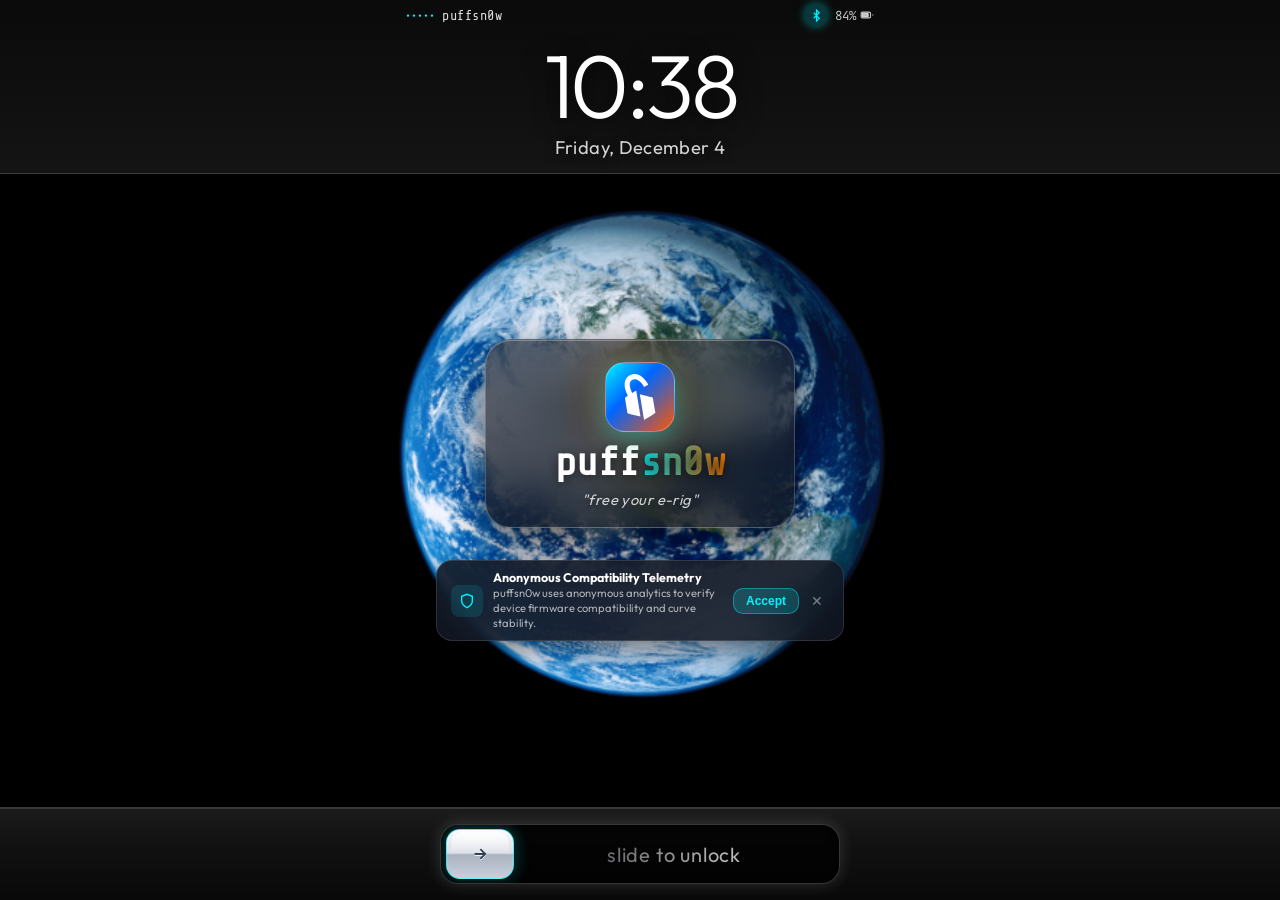
<file: static-site/demo/index.html>
<!DOCTYPE html>
<html lang="en" class="lockscreen-active" data-demo="true">
<head>
  <base href="../">
  <script>window.__DEMO_MODE__ = true;</script>
  <meta charset="UTF-8">
  <meta name="viewport" content="width=device-width, initial-scale=1.0, maximum-scale=1.0, user-scalable=no, viewport-fit=cover">
  <title>puffsn0w Demo — Simulated Puffco Studio</title>
  <meta name="description" content="free your e-rig — jailbreak controller &amp; dynamic heat curve studio for Peak Pro and Proxy devices.">

  <!-- Early Demo Mode Detection -->
  <script>
    (function() {
      var isDemo = window.__DEMO_MODE__ === true ||
        document.documentElement.dataset.demo === 'true' ||
        window.location.pathname.replace(/\/+$/, '').endsWith('/demo') ||
        window.location.pathname.includes('/demo/') ||
        new URLSearchParams(window.location.search).has('demo') ||
        window.location.hash.toLowerCase().includes('demo');
      if (isDemo) {
        window.__DEMO_MODE__ = true;
        
        document.documentElement.dataset.demo = 'true';
      }
    })();
  </script>

  <!-- Google tag (gtag.js) -->
  <script async src="https://www.googletagmanager.com/gtag/js?id=G-4HJF59E8YR"></script>
  <script>
    window.dataLayer = window.dataLayer || [];
    function gtag(){dataLayer.push(arguments);}
    gtag('js', new Date());

    gtag('config', 'G-4HJF59E8YR');
  </script>

  <!-- Mobile PWA & Apple Web App Meta -->
  <meta name="apple-mobile-web-app-capable" content="yes">
  <meta name="apple-mobile-web-app-status-bar-style" content="black-translucent">
  <meta name="apple-mobile-web-app-title" content="puffsn0w">
  <meta name="theme-color" content="#08090d">
  <!-- Path Browser (iOS) Web Bluetooth permission trigger -->
  <meta name="path-bluetooth" content="true">
  <link rel="manifest" href="./manifest.json">
  <link rel="icon" type="image/x-icon" href="./icons/favicon.ico">
  <link rel="icon" type="image/png" sizes="32x32" href="./icons/favicon-32x32.png">
  <link rel="icon" type="image/png" sizes="16x16" href="./icons/favicon-16x16.png">
  <link rel="icon" type="image/svg+xml" href="./icons/puffsn0w-icon.svg">
  <link rel="apple-touch-icon" sizes="180x180" href="./icons/apple-touch-icon.png">

  <!-- Google Fonts: JetBrains Mono, Outfit & Share Tech Mono for Jailbreak Terminal aesthetic -->
  <link rel="preconnect" href="https://fonts.googleapis.com">
  <link rel="preconnect" href="https://fonts.gstatic.com" crossorigin>
  <link href="https://fonts.googleapis.com/css2?family=JetBrains+Mono:wght@400;500;600;700&family=Outfit:wght@300;400;500;600;700;800&family=Share+Tech+Mono&display=swap" rel="stylesheet">
  <link rel="stylesheet" href="./styles.css?v=4.8">
</head>
<body class="theme-dark lockscreen-active demo-mode" data-demo="true">
  <!-- Ambient background glow layers -->
  <div class="glow-backdrop" aria-hidden="true">
    <div class="radial-orb orb-amber"></div>
    <div class="radial-orb orb-purple"></div>
    <div class="radial-orb orb-cyan"></div>
  </div>

  <!-- Browser Compatibility Helper Banner (Dismissible) -->
  <div id="compat-banner" class="compat-banner hidden">
    <div class="compat-banner-content">
      <span class="compat-banner-icon">📱</span>
      <div class="compat-banner-text">
        <span id="compat-banner-msg"><strong>iOS Notice:</strong> Mobile Safari does not support Bluetooth. Open in <strong>Path Browser</strong> or <strong>Bluefy</strong> to connect directly via Web Bluetooth!</span>
      </div>
    </div>
    <div class="compat-banner-actions">
      <button id="compat-guide-btn" class="compat-btn-guide">Guide</button>
      <button id="compat-dismiss-btn" class="compat-btn-dismiss" aria-label="Dismiss banner">✕</button>
    </div>
  </div>

  <!-- ========================================================================= -->
  <!-- puffsn0w Classic iPod Touch "Slide to Unlock" Lockscreen Home Page        -->
  <!-- ========================================================================= -->
  <section id="lockscreen" class="lockscreen-overlay" aria-label="puffsn0w Lock Screen">
    <!-- Fullscreen Earth Wallpaper Background (blurred while locked/disconnected) -->
    <div id="lockscreen-wallpaper" class="lockscreen-wallpaper"></div>

    <!-- Top Header Bar with dark grey transparent background & border -->
    <div class="lockscreen-top-bar">
      <!-- Top Status Bar -->
      <div class="lockscreen-status-bar">
        <div class="status-carrier">
          <span class="carrier-dots">•••••</span>
          <span class="carrier-name">puffsn0w</span>
        </div>
        <div class="status-icons">
          <span id="lockscreen-bt-badge" class="lockscreen-bt-badge connected" title="Web Bluetooth Status">
            <svg viewBox="0 0 24 24" width="13" height="13" fill="none" stroke="currentColor" stroke-width="2.2"><path d="m7 7 10 10-5 5V2l5 5L7 17"/></svg>
          </span>
          <span id="lockscreen-battery-pill" class="lockscreen-battery-pill" title="Device Battery">
            <span id="lockscreen-battery-val">84%</span>
            <svg viewBox="0 0 24 24" width="14" height="14" fill="none" stroke="currentColor" stroke-width="2"><rect x="2" y="7" width="16" height="10" rx="2" ry="2"/><line x1="22" y1="11" x2="22" y2="13"/><rect id="lockscreen-battery-fill" x="4" y="9" width="10" height="6" rx="1" fill="currentColor"/></svg>
          </span>
        </div>
      </div>

      <!-- iPod Touch Big Digital Clock & Date -->
      <div class="lockscreen-clock-section">
        <div id="lockscreen-clock" class="lockscreen-clock">9:41</div>
        <div id="lockscreen-date" class="lockscreen-date">Loading...</div>
      </div>
    </div>

    <!-- Center Jailbreak & Connect Section (Disappears once connected) -->
    <div id="lockscreen-center-section" class="lockscreen-center-section">
      <div class="lockscreen-brand-box">
        <div class="lockscreen-logo-halo"></div>
        <div class="lockscreen-logo" aria-hidden="true">
          <svg viewBox="0 0 378.51 565.57" width="46" height="46" fill="currentColor">
            <path d="M346.42,288.44s-139.03-33.79-159.45-40.37l52.49,317.5c46.31-29.82,97.72-57.81,139.06-90.27-10.52-52.71-32.09-186.85-32.09-186.85Z"/>
            <path d="M96.63,70.38c17.71-8.55,33.85-9.57,50.8-3.2,46.22,17.36,80.58,67.04,91.05,91.65l51.51-27.59c-.48-1.15-2.4-7.3-23.21-38-29.35-43.29-61.97-71.93-96.95-85.13-32.88-12.41-67.69-10.54-100.67,5.38C37.18,28.93,15.22,54.35,5.66,87-5.18,124.05-.43,169.85,19.79,223.13c6.79,17.9,14.21,33.58,20.2,45.24l-29.08,18.28-7.21,4.03,31.62,190.54c49.34,17.02,106.36,27.37,159.65,40.19l-52.49-317.5-48.86,30.72c-17.23-34.71-38.65-91.43-27.32-129.96,4.6-15.64,14.23-26.53,30.32-34.3Z"/>
          </svg>
        </div>
        <h1 class="lockscreen-title terminal-brand">puff<span>sn0w</span></h1>
        <p class="lockscreen-tagline">"free your e-rig"</p>
      </div>

      <!-- Connect Button & Actions Card -->
      <div id="lockscreen-connect-card" class="lockscreen-connect-card connected-hidden">
        <button id="lockscreen-connect-btn" class="lockscreen-btn-primary" title="Scan & Connect Puffco Device">
          <svg class="btn-ble-icon" viewBox="0 0 24 24" width="20" height="20" fill="none" stroke="currentColor" stroke-width="2.2"><path d="m7 7 10 10-5 5V2l5 5L7 17"/></svg>
          <span id="lockscreen-connect-label">Connect Device</span>
        </button>
        <div style="margin-top: 8px;">
          <a href="./demo/" class="lockscreen-demo-link" title="Explore puffsn0w with a simulated Peak Pro">⚡ Or explore with Demo Puffco →</a>
        </div>
      </div>

      <!-- Unobtrusive Analytics Consent Modal (inobtrusive popup below connect button) -->
      <div id="analytics-modal" class="analytics-popup">
        <div class="analytics-popup-inner">
          <div class="analytics-popup-icon" aria-hidden="true">
            <svg viewBox="0 0 24 24" width="16" height="16" fill="none" stroke="currentColor" stroke-width="2"><path d="M12 22s8-4 8-10V5l-8-3-8 3v7c0 6 8 10 8 10z"/></svg>
          </div>
          <div class="analytics-popup-text">
            <span class="analytics-title">Anonymous Compatibility Telemetry</span>
            <span class="analytics-desc">puffsn0w uses anonymous analytics to verify device firmware compatibility and curve stability.</span>
          </div>
          <div class="analytics-popup-actions">
            <button id="analytics-accept-btn" class="analytics-btn-accept">Accept</button>
            <button id="analytics-dismiss-btn" class="analytics-btn-dismiss" aria-label="Dismiss analytics popup">✕</button>
          </div>
        </div>
      </div>
    </div>

    <!-- iPod Touch Classic Slide to Unlock Slider Bottom Bar with dark grey transparent background -->
    <div class="lockscreen-bottom-bar">
      <div class="slider-container">
        <div id="lockscreen-slider-track" class="slide-to-unlock-track">
          <!-- Locked hint overlay (blurred initially until device connects) -->
          <div id="slider-locked-hint" class="slider-locked-hint">
            <svg viewBox="0 0 24 24" width="13" height="13" fill="none" stroke="currentColor" stroke-width="2.2"><rect x="3" y="11" width="18" height="11" rx="2" ry="2"/><path d="M7 11V7a5 5 0 0 1 10 0v4"/></svg>
            <span id="slider-locked-text">Connect device first to unlock</span>
          </div>

          <!-- Shimmering text (active once connected) -->
          <div id="slide-shimmer-label" class="slide-shimmer-text">
            <span>slide to unlock</span>
          </div>

          <!-- Skeuomorphic iPod Slider Thumb -->
          <div id="lockscreen-slider-thumb" class="slide-thumb" role="slider" aria-label="Slide to unlock" tabindex="0">
            <div class="thumb-inner-gloss"></div>
            <svg class="thumb-chevron" viewBox="0 0 24 24" width="22" height="22" fill="currentColor">
              <path d="M5 13h9.17l-3.58 3.59L12 18l6-6-6-6-1.41 1.41L14.17 11H5v2z"/>
            </svg>
          </div>
        </div>
      </div>
    </div>
  </section>

  <!-- ========================================================================= -->
  <!-- Main Application Dashboard Layout                                         -->
  <!-- ========================================================================= -->
  <div class="app-layout" inert aria-hidden="true">
    <!-- Header / Navbar -->
    <header class="app-header">
      <div class="brand-section">
        <div class="brand-logo" aria-hidden="true">
          <svg viewBox="0 0 378.51 565.57" width="24" height="24" fill="currentColor">
            <path d="M346.42,288.44s-139.03-33.79-159.45-40.37l52.49,317.5c46.31-29.82,97.72-57.81,139.06-90.27-10.52-52.71-32.09-186.85-32.09-186.85Z"/>
            <path d="M96.63,70.38c17.71-8.55,33.85-9.57,50.8-3.2,46.22,17.36,80.58,67.04,91.05,91.65l51.51-27.59c-.48-1.15-2.4-7.3-23.21-38-29.35-43.29-61.97-71.93-96.95-85.13-32.88-12.41-67.69-10.54-100.67,5.38C37.18,28.93,15.22,54.35,5.66,87-5.18,124.05-.43,169.85,19.79,223.13c6.79,17.9,14.21,33.58,20.2,45.24l-29.08,18.28-7.21,4.03,31.62,190.54c49.34,17.02,106.36,27.37,159.65,40.19l-52.49-317.5-48.86,30.72c-17.23-34.71-38.65-91.43-27.32-129.96,4.6-15.64,14.23-26.53,30.32-34.3Z"/>
          </svg>
        </div>
        <div>
          <h1 class="brand-title terminal-brand">puff<span>sn0w</span></h1>
        </div>
      </div>

      <!-- Navigation Tabs -->
      <nav class="nav-tabs" aria-label="Studio Mode Tabs">
        <button id="tab-controller-btn" class="nav-tab active" data-tab="tab-controller">
          <svg viewBox="0 0 24 24" width="16" height="16" fill="none" stroke="currentColor" stroke-width="2"><circle cx="12" cy="12" r="10"/><path d="M12 6v6l4 2"/></svg>
          Chamber &amp; Profiles
        </button>
        <button id="tab-curves-btn" class="nav-tab" data-tab="tab-curves">
          <svg viewBox="0 0 24 24" width="16" height="16" fill="none" stroke="currentColor" stroke-width="2"><polyline points="22 12 18 12 15 21 9 3 6 12 2 12"/></svg>
          Heat Curve Studio
        </button>
      </nav>

      <!-- Device Connection Banner -->
      <div class="header-status-group">
        <div id="device-pill" class="status-pill status-disconnected">
          <span class="status-dot"></span>
          <span id="device-name-display">No Device</span>
          <span id="chamber-pill" class="badge badge-subtle">3DXL</span>
        </div>

        <div id="battery-widget" class="battery-pill" title="Battery Percentage">
          <svg class="battery-icon" viewBox="0 0 24 24" width="18" height="18" fill="none" stroke="currentColor" stroke-width="2">
            <rect x="2" y="7" width="16" height="10" rx="2" ry="2"/>
            <line x1="22" y1="11" x2="22" y2="13"/>
            <rect id="battery-fill-icon" x="4" y="9" width="0" height="6" rx="1" fill="currentColor"/>
          </svg>
          <span id="battery-level-display">--%</span>
          <span id="battery-bolt" class="bolt hidden">⚡</span>
        </div>

        <!-- Connection actions -->
        <div class="header-actions">
          <button id="main-connect-btn" class="btn btn-primary" title="Scan & Connect to Puff device via Web Bluetooth">
            <svg viewBox="0 0 24 24" width="16" height="16" fill="none" stroke="currentColor" stroke-width="2"><path d="m7 7 10 10-5 5V2l5 5L7 17"/></svg>
            Connect
          </button>
          <button id="safety-settings-btn" class="btn-icon header-safety-btn" title="Thermal Safety & Hardware Policy" aria-label="Thermal Safety Settings">
            <svg viewBox="0 0 24 24" width="18" height="18" fill="none" stroke="currentColor" stroke-width="2" stroke-linecap="round" stroke-linejoin="round">
              <path d="M12 22s8-4 8-10V5l-8-3-8 3v7c0 6 8 10 8 10z"/>
            </svg>
          </button>
          <button id="info-tutorial-btn" class="btn-icon header-info-btn" title="How to Connect & Pair" aria-label="Connection Guide">
            <svg viewBox="0 0 24 24" width="18" height="18" fill="none" stroke="currentColor" stroke-width="2" stroke-linecap="round" stroke-linejoin="round">
              <circle cx="12" cy="12" r="10"></circle>
              <line x1="12" y1="16" x2="12" y2="12"></line>
              <line x1="12" y1="8" x2="12.01" y2="8"></line>
            </svg>
          </button>
          <button id="lock-screen-btn" class="btn-icon header-lock-btn" title="Lock Screen" aria-label="Return to Lock Screen">
            <svg viewBox="0 0 24 24" width="18" height="18" fill="none" stroke="currentColor" stroke-width="2"><rect x="3" y="11" width="18" height="11" rx="2" ry="2"/><path d="M7 11V7a5 5 0 0 1 10 0v4"/></svg>
          </button>
        </div>
      </div>
    </header>

    <!-- Tab 1: Standard Controller View -->
    <main id="tab-controller" class="tab-content active">
      <div class="dashboard-grid">
        <!-- Left Column: Hero Chamber Thermal Dial & Session Controls -->
        <section class="card hero-card" aria-label="Live Chamber Thermal Telemetry">
          <div class="card-header">
            <div class="card-title-wrap">
              <span class="subtitle-tag">LIVE TELEMETRY</span>
              <h2 class="card-title">Chamber Dynamics</h2>
            </div>
            <div id="state-badge" class="state-tag state-disconnected">
              DISCONNECTED
            </div>
          </div>

          <!-- Thermal Gauge -->
          <div class="gauge-container">
            <div class="gauge-glow-halo" id="gauge-halo"></div>
            <svg class="dial-svg" viewBox="0 0 320 320">
              <defs>
                <linearGradient id="trackGrad" x1="0%" y1="0%" x2="100%" y2="100%">
                  <stop offset="0%" stop-color="#1f2430" />
                  <stop offset="100%" stop-color="#141720" />
                </linearGradient>
                <linearGradient id="heatGrad" x1="0%" y1="100%" x2="100%" y2="0%">
                  <stop offset="0%" stop-color="#00f2fe" />
                  <stop offset="35%" stop-color="#ff9900" />
                  <stop offset="70%" stop-color="#ff4500" />
                  <stop offset="100%" stop-color="#f72585" />
                </linearGradient>
                <filter id="dialGlow" x="-20%" y="-20%" width="140%" height="140%">
                  <feGaussianBlur stdDeviation="6" result="blur" />
                  <feMerge>
                    <feMergeNode in="blur" />
                    <feMergeNode in="SourceGraphic" />
                  </feMerge>
                </filter>
              </defs>

              <circle class="dial-track" cx="160" cy="160" r="120" />
              <!-- Calibration Scale Ticks (400°, 450°, 500°, 550°, 600°) -->
              <g class="dial-ticks" opacity="0.4">
                <line x1="258" y1="160" x2="268" y2="160" stroke="#94a3b8" stroke-width="1.5" stroke-linecap="round" />
                <line x1="209" y1="244.9" x2="215" y2="255.3" stroke="#94a3b8" stroke-width="1.5" stroke-linecap="round" />
                <line x1="111" y1="244.9" x2="105" y2="255.3" stroke="#94a3b8" stroke-width="1.5" stroke-linecap="round" />
                <line x1="62" y1="160" x2="52" y2="160" stroke="#94a3b8" stroke-width="1.5" stroke-linecap="round" />
                <line x1="111" y1="75.1" x2="105" y2="64.7" stroke="#94a3b8" stroke-width="1.5" stroke-linecap="round" />
              </g>
              <circle id="dial-progress" class="dial-progress" cx="160" cy="160" r="120" filter="url(#dialGlow)" />
              <g id="dial-needle-group" class="dial-needle-group">
                <line id="dial-setpoint-needle" class="dial-needle" x1="266" y1="160" x2="294" y2="160" />
                <circle class="dial-needle-dot" cx="280" cy="160" r="3" />
              </g>
            </svg>

            <!-- Scale Endpoints (400°F to 600°F) -->
            <div class="dial-scale-endpoints">
              <span class="endpoint-min">400°F</span>
              <span class="endpoint-max">600°F</span>
            </div>

            <!-- Dial Center Digital Readout -->
            <div class="gauge-center">
              <div class="temp-sublabel">CURRENT BOWL</div>
              <div class="live-temp-display">
                <span id="live-temp-val">--</span><span class="unit">°F</span>
              </div>
              <div class="target-temp-display">
                SETPOINT: <span id="target-temp-val">485</span>°F
              </div>
              <div id="session-timer-pill" class="timer-pill hidden">
                <svg viewBox="0 0 24 24" width="14" height="14" fill="none" stroke="currentColor" stroke-width="2"><circle cx="12" cy="12" r="10"/><polyline points="12 6 12 12 16 14"/></svg>
                <span id="time-remaining-val">0</span>s REMAINING
              </div>
            </div>
          </div>

          <!-- Session Command Bar (Touch-Optimized) -->
          <div class="session-actions-bar">
            <button id="start-sesh-btn" class="btn btn-sesh-start" disabled title="Press & hold to ignite heating element">
              <div id="htf-progress-fill-sesh" class="htf-progress-fill"></div>
              <div class="btn-glow-ring"></div>
              <svg class="btn-fire-icon" viewBox="0 0 24 24" width="22" height="22" fill="none" stroke="currentColor" stroke-width="2.2" stroke-linecap="round" stroke-linejoin="round">
                <path d="M8.5 14.5A2.5 2.5 0 0 0 11 12c0-1.38-.5-2-1-3-1.072-2.143-.224-4.054 2-6 .5 2.5 2 4.9 4 6.5 2 1.6 3 3.5 3 5.5a7 7 0 1 1-14 0c0-1.153.433-2.294 1-3a2.5 2.5 0 0 0 2.5 2.5z"/>
              </svg>
              <span id="start-sesh-btn-text">START SESH</span>
            </button>

            <button id="boost-sesh-btn" class="btn btn-sesh-boost" disabled title="Add +15s duration and +10°F heat boost during session">
              <svg viewBox="0 0 24 24" width="18" height="18" fill="none" stroke="currentColor" stroke-width="2"><polygon points="13 2 3 14 12 14 11 22 21 10 12 10 13 2"/></svg>
              <span>BOOST +10°</span>
            </button>

            <button id="stop-sesh-btn" class="btn btn-sesh-stop" disabled title="Cancel / Abort current heat cycle">
              <svg viewBox="0 0 24 24" width="18" height="18" fill="none" stroke="currentColor" stroke-width="2"><rect x="6" y="6" width="12" height="12" rx="2"/></svg>
              <span>STOP</span>
            </button>
          </div>

          <!-- Live Session Heat Curve (Fills space below dial) -->
          <div class="live-session-graph-card">
            <div class="lsg-header">
              <div class="lsg-title-group">
                <span class="subtitle-tag">SESSION HEAT CURVE</span>
                <span id="lsg-phase-pill" class="badge badge-subtle">STANDBY</span>
              </div>
              <div class="lsg-legend">
                <span class="legend-item"><span class="legend-line line-target"></span> Target (<span id="lsg-target-readout">485°</span>)</span>
                <span class="legend-item"><span class="legend-line line-actual"></span> Live Bowl (<span id="lsg-live-readout">--°</span>)</span>
              </div>
            </div>

            <div class="lsg-graph-wrapper">
              <div class="lsg-y-axis">
                <span>600°</span>
                <span>500°</span>
                <span>400°</span>
                <span>250°</span>
                <span>70°</span>
              </div>
              <div class="lsg-canvas-container" id="lsg-container">
                <svg id="lsg-svg" class="lsg-svg" viewBox="0 0 500 160" preserveAspectRatio="none">
                  <defs>
                    <linearGradient id="lsgFillGrad" x1="0%" y1="0%" x2="0%" y2="100%">
                      <stop offset="0%" stop-color="#00f2fe" stop-opacity="0.32" />
                      <stop offset="100%" stop-color="#00f2fe" stop-opacity="0.01" />
                    </linearGradient>
                  </defs>

                  <!-- Horizontal Grid Lines -->
                  <line class="graph-grid-line" x1="0" y1="16" x2="500" y2="16" />
                  <line class="graph-grid-line" x1="0" y1="46" x2="500" y2="46" />
                  <line class="graph-grid-line" x1="0" y1="76" x2="500" y2="76" />
                  <line class="graph-grid-line" x1="0" y1="116" x2="500" y2="116" />
                  <line class="graph-grid-line" x1="0" y1="148" x2="500" y2="148" />

                  <!-- Setpoint Baseline (Dashed Amber) -->
                  <line id="lsg-target-line" class="lsg-target-line" x1="0" y1="60" x2="500" y2="60" />

                  <!-- Live Temperature Fill & Stroke Trail -->
                  <path id="lsg-trail-area" class="lsg-trail-area" d="" fill="url(#lsgFillGrad)" />
                  <path id="lsg-trail-stroke" class="lsg-trail-stroke" d="" />

                  <!-- Live Playhead Dot -->
                  <g id="lsg-live-dot-group" class="hidden">
                    <circle id="lsg-live-dot" class="lsg-live-dot" cx="0" cy="0" r="5" />
                  </g>
                </svg>
              </div>
            </div>

            <div class="lsg-x-axis">
              <span>0s</span>
              <span id="lsg-t1">15s</span>
              <span id="lsg-t2">30s</span>
              <span id="lsg-t3">45s</span>
              <span id="lsg-t4">60s</span>
            </div>

            <div class="lsg-footer">
              <div class="lsg-stat">
                <span class="lsg-stat-label">SESSION TIME</span>
                <span id="lsg-time-stat" class="lsg-stat-val">0s / 50s</span>
              </div>
              <div class="lsg-stat">
                <span class="lsg-stat-label">PEAK TEMP</span>
                <span id="lsg-peak-stat" class="lsg-stat-val">--°F</span>
              </div>
              <div class="lsg-stat">
                <span class="lsg-stat-label">AVG TEMP</span>
                <span id="lsg-avg-stat" class="lsg-stat-val">--°F</span>
              </div>
            </div>
          </div>
        </section>

        <!-- Right Column: Stored Profiles, Tuning & Hardware -->
        <div class="right-stack">
          <!-- Profiles Card -->
          <section class="card profiles-card" aria-label="Heat Profiles">
            <div class="card-header">
              <div class="card-title-wrap">
                <span class="subtitle-tag">STORED PROFILES</span>
                <h2 class="card-title">Flash Memory Slots</h2>
              </div>
              <span class="badge badge-info">Slots 1–4</span>
            </div>

            <div class="profiles-grid" id="profiles-grid-container">
              <!-- Dynamically populated profile slots -->
            </div>

            <!-- Temperature Fine Tuning -->
            <div class="temp-tuning-panel">
              <div class="tuning-header">
                <span class="tuning-label">Target Setpoint</span>
                <span id="slider-temp-val" class="tuning-val">485°F</span>
              </div>
              <div class="slider-controls">
                <button id="temp-dec-btn" class="btn-stepper" title="Decrease 5°F">-5°</button>
                <input type="range" id="temp-range-slider" min="400" max="590" step="1" value="485" class="custom-range">
                <button id="temp-inc-btn" class="btn-stepper" title="Increase 5°F">+5°</button>
                <button id="apply-temp-btn" class="btn btn-secondary btn-apply">Apply</button>
              </div>
              <div class="preset-pills">
                <button class="preset-pill" data-temp="450">450° Terps</button>
                <button class="preset-pill" data-temp="485">485° Balanced</button>
                <button class="preset-pill" data-temp="520">520° Vapor</button>
                <button class="preset-pill" data-temp="550">550° Heavy</button>
              </div>
            </div>
          </section>

          <!-- Peripherals & Power Controls -->
          <section class="card controls-card" aria-label="Device Lighting & Power Controls">
            <div class="device-controls-row">
              <div class="control-toggle-card">
                <div class="control-info">
                  <span class="control-title">Stealth Mode</span>
                  <span class="control-desc">Chamber &amp; body LEDs blackout</span>
                </div>
                <label class="switch">
                  <input type="checkbox" id="stealth-mode-toggle">
                  <span class="slider"></span>
                </label>
              </div>

              <div class="control-toggle-card">
                <div class="control-info">
                  <span class="control-title">Lantern Mode</span>
                  <span class="control-desc">Ambient light without heating</span>
                </div>
                <label class="switch">
                  <input type="checkbox" id="lantern-mode-toggle">
                  <span class="slider slider-purple"></span>
                </label>
              </div>
            </div>

            <!-- Lantern Controls & Lighting Effects Panel (Spawned when Lantern Mode is active) -->
            <div id="lantern-controls-panel" class="lantern-controls-panel hidden" aria-label="Lantern Mode Lighting Controls">
              <div class="lantern-panel-header">
                <div class="lantern-title-group">
                  <div class="lantern-panel-badge">
                    <svg viewBox="0 0 24 24" width="14" height="14" fill="none" stroke="currentColor" stroke-width="2"><circle cx="12" cy="12" r="5"/><line x1="12" y1="1" x2="12" y2="3"/><line x1="12" y1="21" x2="12" y2="23"/><line x1="4.22" y1="4.22" x2="5.64" y2="5.64"/><line x1="18.36" y1="18.36" x2="19.78" y2="19.78"/><line x1="1" y1="12" x2="3" y2="12"/><line x1="21" y1="12" x2="23" y2="12"/><line x1="4.22" y1="19.78" x2="5.64" y2="18.36"/><line x1="18.36" y1="5.64" x2="19.78" y2="4.22"/></svg>
                    <span>LIGHTING MOOD</span>
                  </div>
                  <h3 class="lantern-panel-title">Lantern Mode Effects</h3>
                </div>
                <div id="lantern-aura-preview" class="lantern-aura-preview effect-campfire" title="Active light aura visualization">
                  <span class="aura-orb"></span>
                  <span id="lantern-active-effect-name" class="aura-label">Campfire</span>
                </div>
              </div>

              <!-- Effect Buttons Grid -->
              <div class="lantern-effects-grid">
                <button type="button" class="lantern-fx-btn active" data-effect="campfire" title="Crackling embers & flame rhythm">
                  <span class="fx-icon">🔥</span>
                  <span class="fx-label">Campfire</span>
                  <span class="fx-hint">Flame Embers</span>
                </button>
                <button type="button" class="lantern-fx-btn" data-effect="flicker" title="Organic candle flame intensity jitter">
                  <span class="fx-icon">🕯️</span>
                  <span class="fx-label">Flicker</span>
                  <span class="fx-hint">Candle Glow</span>
                </button>
                <button type="button" class="lantern-fx-btn" data-effect="night_light" title="Ultra-dim calming ambient breath">
                  <span class="fx-icon">🌙</span>
                  <span class="fx-label">Night Light</span>
                  <span class="fx-hint">Calm &amp; Dim</span>
                </button>
                <button type="button" class="lantern-fx-btn" data-effect="rainbow" title="Smooth full-spectrum spectral cycle">
                  <span class="fx-icon">🌈</span>
                  <span class="fx-label">Rainbow</span>
                  <span class="fx-hint">Spectrum Flow</span>
                </button>
                <button type="button" class="lantern-fx-btn" data-effect="waterfall" title="Cascading cyan and deep ocean ripples">
                  <span class="fx-icon">🌊</span>
                  <span class="fx-label">Waterfall</span>
                  <span class="fx-hint">Aqua Cascade</span>
                </button>
                <button type="button" class="lantern-fx-btn" data-effect="breathing" title="Gentle rhythmic inhale/exhale pulse">
                  <span class="fx-icon">🧘</span>
                  <span class="fx-label">Breathing</span>
                  <span class="fx-hint">Slow Pulse</span>
                </button>
                <button type="button" class="lantern-fx-btn" data-effect="disco" title="Fast multi-color Lorax party pulse">
                  <span class="fx-icon">⚡</span>
                  <span class="fx-label">Disco</span>
                  <span class="fx-hint">Party Strobe</span>
                </button>
                <button type="button" class="lantern-fx-btn" data-effect="aurora" title="Borealis emerald, teal, and violet blend">
                  <span class="fx-icon">🔮</span>
                  <span class="fx-label">Aurora</span>
                  <span class="fx-hint">Northern Lights</span>
                </button>
              </div>

              <!-- Color Tint & Palette Swatches -->
              <div class="lantern-controls-row">
                <div class="lantern-subgroup">
                  <span class="lantern-sublabel">COLOR TINT</span>
                  <div class="lantern-swatches-list">
                    <button type="button" class="swatch-btn active" data-color="255,85,0" style="--swatch-color: #ff5500;" title="Amber Flame"></button>
                    <button type="button" class="swatch-btn" data-color="255,0,68" style="--swatch-color: #ff0044;" title="Ruby Red"></button>
                    <button type="button" class="swatch-btn" data-color="0,255,136" style="--swatch-color: #00ff88;" title="Emerald"></button>
                    <button type="button" class="swatch-btn" data-color="0,242,254" style="--swatch-color: #00f2fe;" title="Electric Cyan"></button>
                    <button type="button" class="swatch-btn" data-color="157,78,221" style="--swatch-color: #9d4edd;" title="Mystic Purple"></button>
                    <button type="button" class="swatch-btn" data-color="255,255,255" style="--swatch-color: #ffffff;" title="Crisp White"></button>
                  </div>
                </div>

                <!-- Brightness Slider -->
                <div class="lantern-subgroup lantern-brightness-group">
                  <div class="brightness-header">
                    <span class="lantern-sublabel">BRIGHTNESS</span>
                    <span id="lantern-brightness-val" class="lantern-val-tag">100%</span>
                  </div>
                  <input type="range" id="lantern-brightness-slider" min="10" max="100" value="100" class="styled-range">
                </div>
              </div>
            </div>

            <div class="power-buttons-row">
              <button id="sleep-btn" class="btn btn-secondary" title="Enter low power sleep mode">
                <svg viewBox="0 0 24 24" width="16" height="16" fill="none" stroke="currentColor" stroke-width="2"><path d="M21 12.79A9 9 0 1 1 11.21 3 7 7 0 0 0 21 12.79z"/></svg>
                Sleep Mode
              </button>
              <button id="power-off-btn" class="btn btn-danger-subtle" title="Turn device completely off">
                <svg viewBox="0 0 24 24" width="16" height="16" fill="none" stroke="currentColor" stroke-width="2"><path d="M18.36 6.64a9 9 0 1 1-12.73 0"/><line x1="12" y1="2" x2="12" y2="12"/></svg>
                Power Off
              </button>
            </div>
          </section>

          <!-- Hardware Metrics & Diagnostics -->
          <section class="card stats-card" aria-label="Hardware & Diagnostics">
            <div class="card-header">
              <div class="card-title-wrap">
                <span class="subtitle-tag">DIAGNOSTICS</span>
                <h2 class="card-title">Hardware Metrics</h2>
              </div>
            </div>

            <div class="metrics-grid">
              <div class="metric-box">
                <div class="metric-icon chamber-icon">
                  <svg viewBox="0 0 24 24" width="20" height="20" fill="none" stroke="currentColor" stroke-width="2"><path d="M12 2v20M17 5H9.5a3.5 3.5 0 0 0 0 7h5a3.5 3.5 0 0 1 0 7H6"/></svg>
                </div>
                <div class="metric-data">
                  <span class="metric-label">CHAMBER TYPE</span>
                  <span id="stat-chamber-name" class="metric-value">3DXL</span>
                </div>
              </div>

              <div class="metric-box">
                <div class="metric-icon dabs-icon">
                  <svg viewBox="0 0 24 24" width="20" height="20" fill="none" stroke="currentColor" stroke-width="2"><path d="M12 2l3.09 6.26L22 9.27l-5 4.87 1.18 6.88L12 17.77l-6.18 3.25L7 14.14 2 9.27l6.91-1.01L12 2z"/></svg>
                </div>
                <div class="metric-data">
                  <span class="metric-label">LIFETIME DABS</span>
                  <span id="stat-total-dabs" class="metric-value">--</span>
                </div>
              </div>

              <div class="metric-box">
                <div class="metric-icon bt-icon">
                  <svg viewBox="0 0 24 24" width="20" height="20" fill="none" stroke="currentColor" stroke-width="2"><path d="m7 7 10 10-5 5V2l5 5L7 17"/></svg>
                </div>
                <div class="metric-data">
                  <span class="metric-label">MAC / UUID</span>
                  <span id="stat-mac-address" class="metric-value text-mono">--</span>
                </div>
              </div>

              <div class="metric-box">
                <div class="metric-icon fw-icon">
                  <svg viewBox="0 0 24 24" width="20" height="20" fill="none" stroke="currentColor" stroke-width="2"><rect x="4" y="4" width="16" height="16" rx="2"/><rect x="9" y="9" width="6" height="6"/><line x1="9" y1="1" x2="9" y2="4"/><line x1="15" y1="1" x2="15" y2="4"/><line x1="9" y1="20" x2="9" y2="23"/><line x1="15" y1="20" x2="15" y2="23"/><line x1="20" y1="9" x2="23" y2="9"/><line x1="20" y1="14" x2="23" y2="14"/><line x1="1" y1="9" x2="4" y2="9"/><line x1="1" y1="14" x2="4" y2="14"/></svg>
                </div>
                <div class="metric-data">
                  <span class="metric-label">FIRMWARE</span>
                  <span id="stat-firmware-version" class="metric-value text-mono">--</span>
                </div>
              </div>
            </div>
          </section>
        </div>
      </div>
    </main>

    <!-- Tab 2: Custom Heat Curve Studio -->
    <main id="tab-curves" class="tab-content hidden">
      <div class="curve-studio-layout">
        <!-- Curve Presets Selector Bar -->
        <div class="card curve-presets-bar">
          <div class="presets-header">
            <div class="card-title-wrap">
              <span class="subtitle-tag">DYNAMIC THERMAL GOVERNOR</span>
              <h2 class="card-title">Curve Presets &amp; Custom Library</h2>
            </div>
            <div class="preset-actions">
              <button id="new-curve-btn" class="btn btn-secondary btn-sm">
                <svg viewBox="0 0 24 24" width="14" height="14" fill="none" stroke="currentColor" stroke-width="2"><line x1="12" y1="5" x2="12" y2="19"/><line x1="5" y1="12" x2="19" y2="12"/></svg>
                New Curve
              </button>
              <button id="save-curve-btn" class="btn btn-secondary btn-sm">
                <svg viewBox="0 0 24 24" width="14" height="14" fill="none" stroke="currentColor" stroke-width="2"><path d="M19 21H5a2 2 0 0 1-2-2V5a2 2 0 0 1 2-2h11l5 5v11a2 2 0 0 1-2 2z"/><polyline points="17 21 17 13 7 13 7 21"/><polyline points="7 3 7 8 15 8"/></svg>
                Save
              </button>
              <button id="share-curve-btn" class="btn btn-secondary btn-sm" title="Share curve link or export JSON">
                <svg viewBox="0 0 24 24" width="14" height="14" fill="none" stroke="currentColor" stroke-width="2"><circle cx="18" cy="5" r="3"/><circle cx="6" cy="12" r="3"/><circle cx="18" cy="19" r="3"/><line x1="8.59" y1="13.51" x2="15.42" y2="17.49"/><line x1="15.41" y1="6.51" x2="8.59" y2="10.49"/></svg>
                Share
              </button>
            </div>
          </div>

          <!-- Curve List Pills -->
          <div class="curve-pills-list" id="curve-pills-container">
            <!-- Injected via JavaScript -->
          </div>
        </div>

        <!-- Main Curve Canvas & Telemetry Display -->
        <div class="card curve-canvas-card">
          <div class="curve-meta-header">
            <div>
              <h3 id="active-curve-title" class="curve-heading">Step 430 → 485 → 520</h3>
              <p id="active-curve-desc" class="curve-desc">3-stage progression: initial low-temp terpene boil, steady extraction, high-temp cloud finish.</p>
            </div>
            <div class="curve-badges">
              <span id="curve-duration-badge" class="badge badge-info">50s Sesh</span>
              <span id="curve-status-badge" class="state-tag state-idle">READY</span>
            </div>
          </div>

          <!-- Interactive SVG/Canvas Graph Area (Touch-Enabled) -->
          <div class="graph-wrapper">
            <div class="graph-y-axis">
              <span>580°</span>
              <span>535°</span>
              <span>490°</span>
              <span>445°</span>
              <span>400°</span>
            </div>
            <div class="graph-container" id="curve-graph-container">
              <!-- Live Locked Indicator Badge -->
              <div id="curve-locked-badge" class="curve-locked-badge hidden">
                <svg width="12" height="12" viewBox="0 0 24 24" fill="none" stroke="currentColor" stroke-width="2.5" stroke-linecap="round" stroke-linejoin="round">
                  <rect x="3" y="11" width="18" height="11" rx="2" ry="2"></rect>
                  <path d="M7 11V7a5 5 0 0 1 10 0v4"></path>
                </svg>
                <span>CURVE LOCKED</span>
              </div>
              <svg id="curve-svg" class="curve-svg" viewBox="0 0 800 360" preserveAspectRatio="none">
                <defs>
                  <linearGradient id="curveFillGrad" x1="0%" y1="0%" x2="0%" y2="100%">
                    <stop offset="0%" stop-color="#ff7a00" stop-opacity="0.38" />
                    <stop offset="100%" stop-color="#ff0055" stop-opacity="0.02" />
                  </linearGradient>
                  <linearGradient id="curveLineGrad" x1="0%" y1="0%" x2="100%" y2="0%">
                    <stop offset="0%" stop-color="#00f2fe" />
                    <stop offset="45%" stop-color="#ff9900" />
                    <stop offset="85%" stop-color="#ff4500" />
                    <stop offset="100%" stop-color="#f72585" />
                  </linearGradient>
                </defs>

                <!-- Horizontal Grid Lines -->
                <line class="graph-grid-line" x1="0" y1="36" x2="800" y2="36" />
                <line class="graph-grid-line" x1="0" y1="108" x2="800" y2="108" />
                <line class="graph-grid-line" x1="0" y1="180" x2="800" y2="180" />
                <line class="graph-grid-line" x1="0" y1="252" x2="800" y2="252" />
                <line class="graph-grid-line" x1="0" y1="324" x2="800" y2="324" />

                <!-- Filled Area Under Curve -->
                <path id="curve-area-path" class="curve-area" d="" fill="url(#curveFillGrad)" />
                <!-- Planned Setpoint Curve Line -->
                <path id="curve-stroke-path" class="curve-stroke" d="" stroke="url(#curveLineGrad)" />

                <!-- Real-time Live Bowl Temperature Trail during run -->
                <path id="curve-actual-trail" class="curve-actual-trail" d="" />

                <!-- Playhead Indicator (Scrub Line) -->
                <line id="curve-playhead-line" class="playhead-line hidden" x1="0" y1="0" x2="0" y2="360" />
                <g id="curve-playhead-dot-group" class="hidden">
                  <circle id="curve-playhead-dot" class="playhead-dot" cx="0" cy="0" r="7" />
                </g>

                <!-- Keyframe Control Nodes Container -->
                <g id="curve-points-layer"></g>

                <!-- Live Drag Floating HUD Tooltip -->
                <g id="curve-drag-tooltip" class="curve-drag-tooltip hidden" pointer-events="none">
                  <g class="drag-tooltip-bubble">
                    <rect class="drag-tooltip-bg" x="-52" y="-46" width="104" height="30" rx="8" />
                    <polygon class="drag-tooltip-arrow" points="-6,-18 6,-18 0,-11" />
                    <polygon class="drag-tooltip-arrow-flip hidden" points="-6,18 6,18 0,11" />
                    <text class="drag-tooltip-text" x="0" y="-28" text-anchor="middle">
                      <tspan class="drag-val-time">0s</tspan>
                      <tspan class="drag-val-sep"> • </tspan>
                      <tspan class="drag-val-temp">0°F</tspan>
                    </text>
                  </g>
                </g>
              </svg>

              <div class="graph-hint">
                <span class="hint-bullet">•</span> Snaps to 5s &amp; 5°
                <span class="hint-bullet">•</span> Tap to add
                <span class="hint-bullet">•</span> Double-tap to delete
              </div>
            </div>
          </div>
          <div class="graph-x-axis">
            <span>0s</span>
            <span>15s</span>
            <span>30s</span>
            <span>45s</span>
            <span>60s</span>
            <span>75s</span>
            <span>90s</span>
          </div>

          <!-- Curve Real-Time Readout & Execution Command Bar -->
          <div class="curve-command-bar">
            <div class="curve-live-metrics">
              <div class="c-metric">
                <span class="c-label">ELAPSED TIME</span>
                <span id="curve-elapsed-display" class="c-val">0.0s / 50s</span>
              </div>
              <div class="c-metric">
                <span class="c-label">CURVE SETPOINT</span>
                <span id="curve-setpoint-display" class="c-val text-amber">430.0°F</span>
              </div>
              <div class="c-metric">
                <span class="c-label">ACTUAL BOWL</span>
                <span id="curve-actual-display" class="c-val text-cyan">--°F</span>
              </div>
            </div>

            <div class="curve-cta-group">
              <button id="run-curve-btn" class="btn btn-sesh-start btn-run-curve" disabled title="Press & hold to start curve">
                <div id="htf-progress-fill-curve" class="htf-progress-fill"></div>
                <div class="btn-glow-ring"></div>
                <svg viewBox="0 0 24 24" width="20" height="20" fill="none" stroke="currentColor" stroke-width="2.2"><polygon points="5 3 19 12 5 21 5 3"/></svg>
                <span id="run-curve-btn-label">START CURVE</span>
              </button>
              <button id="stop-curve-btn" class="btn btn-sesh-stop" disabled>
                <svg viewBox="0 0 24 24" width="18" height="18" fill="none" stroke="currentColor" stroke-width="2"><rect x="6" y="6" width="12" height="12" rx="2"/></svg>
                <span>ABORT</span>
              </button>
            </div>
          </div>

          <!-- Keyframe Editor Table -->
          <div class="keyframe-editor-section">
            <div class="kf-header">
              <span class="kf-title">Keyframe Table</span>
              <button id="add-keyframe-btn" class="btn btn-secondary btn-xs">+ Add Keyframe</button>
            </div>
            <div class="kf-table-container">
              <table class="kf-table">
                <thead>
                  <tr>
                    <th>#</th>
                    <th>Time (Seconds)</th>
                    <th>Target Temp (°F)</th>
                    <th>Actions</th>
                  </tr>
                </thead>
                <tbody id="keyframe-table-body">
                  <!-- Dynamically populated -->
                </tbody>
              </table>
            </div>
          </div>
        </div>
      </div>
    </main>

    <!-- Save Curve Modal -->
    <div id="save-curve-modal" class="modal-overlay hidden" role="dialog" aria-modal="true">
      <div class="modal-window">
        <div class="modal-header">
          <h3 class="modal-title">Save Custom Curve</h3>
          <button id="close-save-curve-modal" class="btn-icon">✕</button>
        </div>
        <div class="modal-body">
          <div class="form-group">
            <label for="save-curve-name-input" class="form-label">Curve Name</label>
            <input type="text" id="save-curve-name-input" class="form-input" placeholder="e.g. Terp Burst 435→515">
          </div>
          <div class="form-group">
            <label for="save-curve-desc-input" class="form-label">Description / Notes</label>
            <textarea id="save-curve-desc-input" class="form-input form-textarea" rows="2" placeholder="e.g. Optimized for fresh press rosin"></textarea>
          </div>
        </div>
        <div class="modal-footer">
          <button id="confirm-save-curve-btn" class="btn btn-primary">Save to Library</button>
        </div>
      </div>
    </div>

    <!-- Share Curve Modal -->
    <div id="share-curve-modal" class="modal-overlay hidden" role="dialog" aria-modal="true">
      <div class="modal-window">
        <div class="modal-header">
          <h3 class="modal-title">Share Custom Curve</h3>
          <button id="close-share-curve-modal" class="btn-icon">✕</button>
        </div>
        <div class="modal-body">
          <div class="form-group">
            <label class="form-label">Direct Share Link</label>
            <input type="text" id="share-link-input" class="form-input" readonly>
          </div>
          <div class="form-group">
            <label class="form-label">JSON Data</label>
            <textarea id="share-json-input" class="form-input form-textarea" rows="4" readonly></textarea>
          </div>
        </div>
        <div class="modal-footer">
          <button id="copy-share-link-btn" class="btn btn-primary">Copy Share Link</button>
        </div>
      </div>
    </div>

    <!-- Compatibility Guide Modal -->
    <div id="compat-modal" class="modal-overlay hidden" role="dialog" aria-modal="true">
      <div class="modal-window">
        <div class="modal-header">
          <div>
            <h3 class="modal-title">Mobile Bluetooth Guide</h3>
            <p class="modal-subtitle">Connecting to your Peak Pro or Proxy directly from your phone</p>
          </div>
          <button id="close-compat-modal" class="btn-icon">✕</button>
        </div>
        <div class="modal-body" style="font-size: 0.88rem; line-height: 1.5; color: #cbd5e1;">
          <h4 style="color: #fff; margin-bottom: 6px;">🍏 iPhone / iPad (iOS):</h4>
          <p style="margin-bottom: 12px;">Apple blocks Web Bluetooth in Mobile Safari and standard Chrome for iOS. To connect directly via Bluetooth:</p>
          <ol style="padding-left: 20px; margin-bottom: 16px;">
            <li style="margin-bottom: 6px;">Download <strong style="color: var(--accent-cyan);">Path Browser</strong> (Puff's official iOS utility) or <strong style="color: var(--accent-cyan);">Bluefy</strong> from the App Store.</li>
            <li style="margin-bottom: 6px;">Open this website inside Path Browser or Bluefy.</li>
            <li>Tap <strong>Connect</strong> and pick your Puff from the Bluetooth prompt!</li>
          </ol>

          <h4 style="color: #fff; margin-bottom: 6px;">🤖 Android &amp; Desktop:</h4>
          <p style="margin-bottom: 14px;">Web Bluetooth is supported natively in <strong>Google Chrome</strong>, <strong>Microsoft Edge</strong>, and <strong>Samsung Internet</strong>. Simply tap <strong>Connect</strong>.</p>

          <h4 style="color: #fff; margin-bottom: 6px;">⚠️ Can't Find Your Device?</h4>
          <ul style="padding-left: 20px; margin-bottom: 14px; font-size: 0.83rem;">
            <li style="margin-bottom: 4px;"><strong>Close the official Puff App:</strong> Puff devices only support <em>one</em> Bluetooth connection at a time. If your phone or another app is connected, the Puff stops broadcasting!</li>
            <li style="margin-bottom: 4px;"><strong>Pairing Mode:</strong> Hold the Puff power button for <strong>6 seconds</strong> until the lights glow <strong>pulsing blue</strong>.</li>
            <li style="margin-bottom: 4px;"><strong>Renamed Device:</strong> Tap <strong style="color: var(--accent-cyan);">Scan All</strong> in the top header to show all nearby Bluetooth devices without name filters.</li>
            <li style="margin-bottom: 4px;"><strong>Desktop Permissions:</strong> On macOS, ensure Chrome has Bluetooth access enabled in <em>System Settings &gt; Privacy &amp; Security &gt; Bluetooth</em>.</li>
          </ul>

          <h4 style="color: #fff; margin-bottom: 6px;">💡 Need Pairing Help?</h4>
          <p>Tap the <strong>ℹ️ Information icon</strong> next to the Connect button at the top of the page for an interactive 3-step visual pairing guide.</p>
        </div>
        <div class="modal-footer">
          <button id="close-compat-modal-btn" class="btn btn-secondary">Got It</button>
        </div>
      </div>
    </div>

    <!-- Quick Connection Tutorial Modal -->
    <div id="connect-tutorial-modal" class="modal-overlay hidden" role="dialog" aria-modal="true" aria-labelledby="tutorial-modal-title">
      <div class="modal-window tutorial-modal-window">
        <div class="modal-header">
          <div>
            <h3 id="tutorial-modal-title" class="modal-title">How to Connect</h3>
            <p class="modal-subtitle">Quick 3-step guide to pair your Puff via Bluetooth</p>
          </div>
          <button id="close-tutorial-modal" class="btn-icon" aria-label="Close tutorial">✕</button>
        </div>
        <div class="modal-body tutorial-modal-body">
          <div class="tutorial-steps">
            <!-- Step 1 -->
            <div class="tutorial-step-card">
              <div class="tutorial-step-num">1</div>
              <div class="tutorial-step-content">
                <h4>Put Puff in Pairing Mode</h4>
                <p>Hold the power button on your Peak Pro or Proxy for <strong>6 seconds</strong> until the light ring turns <strong>pulsing blue</strong>.</p>
                <div class="tutorial-badge-row">
                  <span class="tutorial-step-badge blue-glow"><span class="pulse-dot"></span> Light Ring Turns Blue</span>
                </div>
              </div>
            </div>

            <!-- Step 2 -->
            <div class="tutorial-step-card">
              <div class="tutorial-step-num">2</div>
              <div class="tutorial-step-content">
                <h4>Click Connect</h4>
                <p>Click the <strong>Connect</strong> button below (or in the header). Your browser will pop up with a Bluetooth scan list.</p>
              </div>
            </div>

            <!-- Step 3 -->
            <div class="tutorial-step-card">
              <div class="tutorial-step-num">3</div>
              <div class="tutorial-step-content">
                <h4>Select Device &amp; Pair</h4>
                <p>Find your device from the popup list (e.g. <em>Puff Peak Pro</em> or <em>Puff Proxy</em>) and click <strong>Pair</strong>.</p>
              </div>
            </div>
          </div>

          <div class="tutorial-tip-box">
            <div class="tutorial-tip-icon">💡</div>
            <div class="tutorial-tip-text">
              <strong>Tip:</strong> Make sure the official Puff phone app is completely closed. The Puff only allows <strong>one</strong> Bluetooth connection at a time.
            </div>
          </div>
        </div>
        <div class="modal-footer tutorial-modal-footer">
          <button id="tutorial-dismiss-btn" class="btn btn-secondary">Got It</button>
          <button id="tutorial-connect-btn" class="btn btn-primary tutorial-action-connect">
            <svg viewBox="0 0 24 24" width="16" height="16" fill="none" stroke="currentColor" stroke-width="2"><path d="m7 7 10 10-5 5V2l5 5L7 17"/></svg>
            Connect Device
          </button>
        </div>
      </div>
    </div>

    <!-- Critical Disconnect Emergency Modal -->
    <div id="critical-disconnect-modal" class="modal-overlay hidden" role="alertdialog" aria-modal="true">
      <div class="modal-window critical-disconnect-window">
        <div class="modal-header modal-header-critical">
          <div class="critical-icon-pulse">⚠️</div>
          <div>
            <h3 class="modal-title" style="color: #fca5a5;">BLUETOOTH LOST DURING HEATING</h3>
            <p class="modal-subtitle">Communication severed while heating element was energized</p>
          </div>
        </div>
        <div class="modal-body">
          <p style="color: #f87171; font-weight: 600; line-height: 1.4;">
            The Bluetooth link to your device dropped during an active heating cycle. The app cannot send a remote shut-off command!
          </p>
          <div class="critical-action-box">
            <svg viewBox="0 0 24 24" width="28" height="28" fill="none" stroke="currentColor" stroke-width="2">
              <circle cx="12" cy="12" r="10"/><line x1="12" y1="8" x2="12" y2="12"/><line x1="12" y1="16" x2="12.01" y2="16"/>
            </svg>
            <div>
              <strong style="color: #fff; font-size: 0.95rem;">REQUIRED PHYSICAL ACTION:</strong>
              <p style="margin-top: 4px; font-size: 0.85rem; color: #fecaca; line-height: 1.4;">
                Immediately press and hold the physical button on your Puffco base until all LEDs turn off to ensure the heating element is de-energized.
              </p>
            </div>
          </div>
        </div>
        <div class="modal-footer">
          <button id="dismiss-critical-disconnect-btn" class="btn btn-primary" style="width: 100%; background: #ef4444; border-color: #f87171;">I Have Physically Checked My Device</button>
        </div>
      </div>
    </div>

    <!-- Safety Policy & Hardware Controls Modal -->
    <div id="safety-settings-modal" class="modal-overlay hidden" role="dialog" aria-modal="true" aria-labelledby="safety-modal-title">
      <div class="modal-window safety-modal-window">
        <div class="modal-header">
          <div>
            <h3 id="safety-modal-title" class="modal-title">Thermal Safety & Hardware Policy</h3>
            <p class="modal-subtitle">Real-world heating element protections and safeguards</p>
          </div>
          <button id="close-safety-modal" class="btn-icon" aria-label="Close safety settings">✕</button>
        </div>
        <div class="modal-body safety-modal-body">
          <div class="safety-toggle-row">
            <div class="safety-toggle-info">
              <span class="safety-toggle-title">Hold-to-Fire (0.8s)</span>
              <span class="safety-toggle-desc">Requires pressing &amp; holding Start Sesh or Start Curve buttons to prevent accidental pocket or table ignition.</span>
            </div>
            <label class="toggle-switch">
              <input type="checkbox" id="safety-hold-to-fire-toggle" checked>
              <span class="toggle-slider"></span>
            </label>
          </div>

          <div class="safety-toggle-row">
            <div class="safety-toggle-info">
              <span class="safety-toggle-title">Dedicated Curve Slot (Slot 4)</span>
              <span class="safety-toggle-desc">Executes custom curves on profile Slot 4 (Easter Egg) so standard Profiles 1–3 are never overwritten.</span>
            </div>
            <label class="toggle-switch">
              <input type="checkbox" id="safety-dedicated-slot-toggle" checked>
              <span class="toggle-slider"></span>
            </label>
          </div>

          <div class="safety-toggle-row">
            <div class="safety-toggle-info">
              <span class="safety-toggle-title">Hot Chamber Guard (480°F)</span>
              <span class="safety-toggle-desc">Prompts a warning before starting rapid back-to-back sessions on a hot chamber to protect base seals.</span>
            </div>
            <label class="toggle-switch">
              <input type="checkbox" id="safety-hot-chamber-toggle" checked>
              <span class="toggle-slider"></span>
            </label>
          </div>

          <div class="safety-toggle-row">
            <div class="safety-toggle-info">
              <span class="safety-toggle-title">Tab Unload Protection</span>
              <span class="safety-toggle-desc">Displays a browser warning if closing or navigating away while heating is active.</span>
            </div>
            <label class="toggle-switch">
              <input type="checkbox" id="safety-tab-unload-toggle" checked>
              <span class="toggle-slider"></span>
            </label>
          </div>

          <div class="safety-toggle-row">
            <div class="safety-toggle-info">
              <span class="safety-toggle-title">Flash Memory Wear Throttling</span>
              <span class="safety-toggle-desc">Filters curve micro-deltas to protect internal microcontroller flash memory endurance.</span>
            </div>
            <label class="toggle-switch">
              <input type="checkbox" id="safety-flash-wear-toggle" checked>
              <span class="toggle-slider"></span>
            </label>
          </div>

          <!-- Profile Vault Section -->
          <div class="safety-vault-card">
            <div class="vault-header">
              <span class="vault-title">Hardware Profile Vault</span>
              <span id="vault-status-badge" class="badge badge-subtle">Ready</span>
            </div>
            <p class="vault-desc">Your original hardware profiles are automatically backed up to local storage on connection.</p>
            <div class="vault-actions">
              <button id="restore-vault-btn" class="btn btn-secondary btn-sm">Restore Profiles to Hardware</button>
            </div>
          </div>
        </div>
        <div class="modal-footer">
          <button id="close-safety-modal-btn" class="btn btn-primary">Done</button>
        </div>
      </div>
    </div>

    <!-- Persistent Global Floating Emergency Stop Button -->
    <button id="global-emergency-stop" class="btn btn-global-estop hidden" aria-label="Global Emergency Stop" title="GLOBAL EMERGENCY STOP (Abort Heat Immediately)">
      <span class="estop-pulse-dot"></span>
      <svg viewBox="0 0 24 24" width="20" height="20" fill="currentColor">
        <rect x="5" y="5" width="14" height="14" rx="2"/>
      </svg>
      <span>EMERGENCY STOP</span>
    </button>

    <!-- Toast Notification Container (Dashboard layer, behind lockscreen) -->
    <div id="toast-container" class="toast-container" aria-live="polite"></div>

    <!-- Footer -->
    <footer class="app-footer">
      <div>puffsn0w • e-rig jailbreak • free your e-rig</div>
      <div id="bt-indicator" class="ws-pill ws-connected">Web BLE Ready</div>
    </footer>
  </div>

  <!-- Application Logic Modules -->
  <script src="./curves-data.js?v=4.8"></script>
  <script src="./puffco-ble.js?v=4.8"></script>
  <script src="./simulator.js?v=4.8"></script>
  <script src="./curve-governor.js?v=4.8"></script>
  <script src="./app.js?v=4.8"></script>
</body>
</html>
</file>
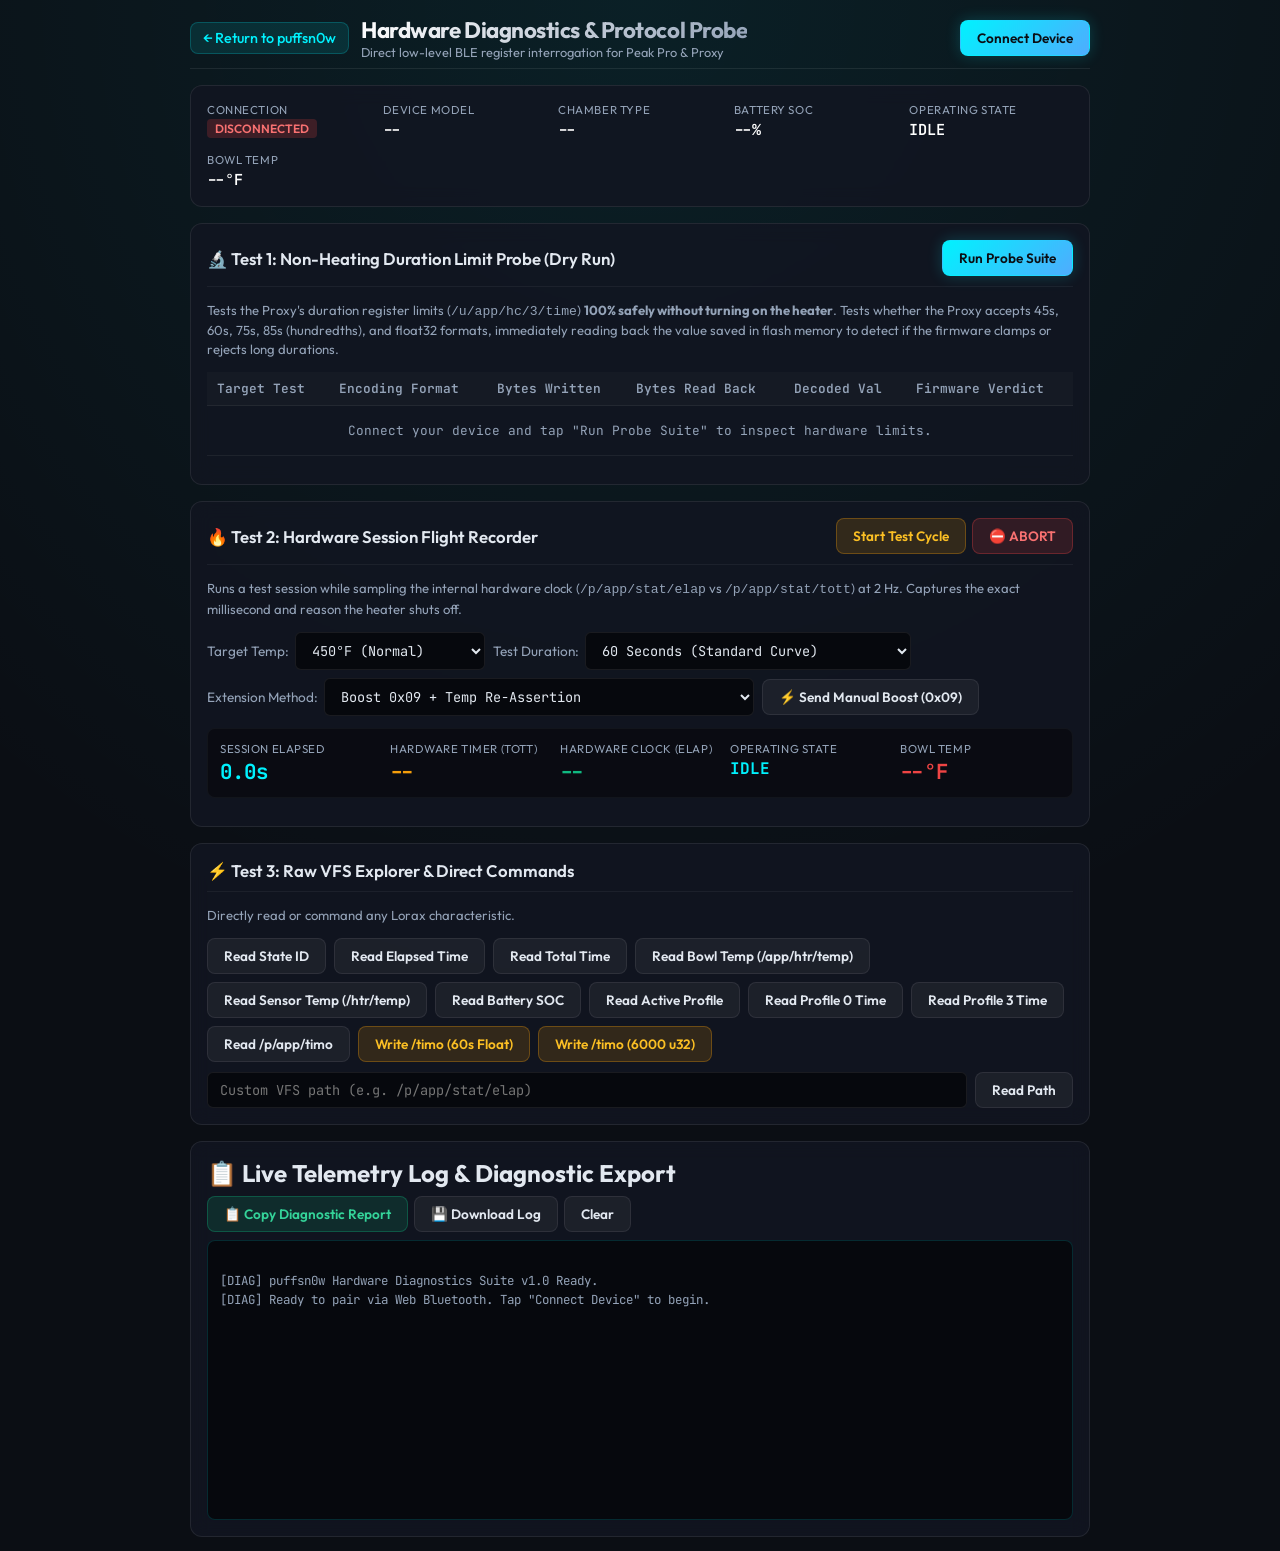
<file: puffsn0w/diag.html>
<!DOCTYPE html>
<html lang="en">
<head>
  <meta charset="UTF-8">
  <meta name="viewport" content="width=device-width, initial-scale=1.0, maximum-scale=1.0, user-scalable=no, viewport-fit=cover">
  <title>puffsn0w — Hardware Diagnostics & Protocol Probe</title>
  <meta name="description" content="In-depth hardware diagnostic tool and BLE protocol prober for Puffco Peak Pro and Proxy vaporizers.">
  <link rel="icon" type="image/x-icon" href="./icons/favicon.ico">
  <link rel="preconnect" href="https://fonts.googleapis.com">
  <link rel="preconnect" href="https://fonts.gstatic.com" crossorigin>
  <link href="https://fonts.googleapis.com/css2?family=JetBrains+Mono:wght@400;500;600;700&family=Outfit:wght@400;500;600;700&display=swap" rel="stylesheet">
  <style>
    :root {
      --bg: #0b0e14;
      --card-bg: rgba(18, 22, 34, 0.85);
      --card-border: rgba(255, 255, 255, 0.08);
      --accent-cyan: #00f2fe;
      --accent-blue: #4facfe;
      --accent-green: #10b981;
      --accent-orange: #f59e0b;
      --accent-red: #ef4444;
      --accent-purple: #8b5cf6;
      --text: #e2e8f0;
      --text-muted: #94a3b8;
      --mono: 'JetBrains Mono', monospace;
      --font: 'Outfit', -apple-system, BlinkMacSystemFont, sans-serif;
    }
    * { box-sizing: border-box; margin: 0; padding: 0; }
    body {
      background: var(--bg);
      color: var(--text);
      font-family: var(--font);
      min-height: 100vh;
      padding: 16px;
      display: flex;
      flex-direction: column;
      align-items: center;
      background-image: radial-gradient(circle at 50% 0%, rgba(0, 242, 254, 0.08), transparent 60%);
    }
    .container {
      width: 100%;
      max-width: 900px;
      display: flex;
      flex-direction: column;
      gap: 16px;
    }
    header {
      display: flex;
      align-items: center;
      justify-content: space-between;
      flex-wrap: wrap;
      gap: 12px;
      padding-bottom: 8px;
      border-bottom: 1px solid var(--card-border);
    }
    .header-left {
      display: flex;
      align-items: center;
      gap: 12px;
    }
    .back-link {
      display: inline-flex;
      align-items: center;
      gap: 6px;
      color: var(--accent-cyan);
      text-decoration: none;
      font-size: 0.9rem;
      font-weight: 500;
      padding: 6px 12px;
      background: rgba(0, 242, 254, 0.1);
      border: 1px solid rgba(0, 242, 254, 0.2);
      border-radius: 8px;
      transition: all 0.2s ease;
    }
    .back-link:hover {
      background: rgba(0, 242, 254, 0.2);
      transform: translateX(-2px);
    }
    .title-wrap h1 {
      font-size: 1.4rem;
      font-weight: 700;
      letter-spacing: -0.02em;
      background: linear-gradient(135deg, #fff, #94a3b8);
      -webkit-background-clip: text;
      -webkit-text-fill-color: transparent;
    }
    .title-wrap p {
      font-size: 0.8rem;
      color: var(--text-muted);
    }
    .header-actions {
      display: flex;
      gap: 8px;
    }
    .btn {
      display: inline-flex;
      align-items: center;
      gap: 6px;
      padding: 8px 16px;
      font-size: 0.85rem;
      font-weight: 600;
      border-radius: 8px;
      cursor: pointer;
      border: 1px solid transparent;
      transition: all 0.2s ease;
      font-family: inherit;
    }
    .btn:active { transform: scale(0.98); }
    .btn-primary {
      background: linear-gradient(135deg, #00f2fe, #4facfe);
      color: #0b0e14;
      border-color: rgba(0, 242, 254, 0.3);
      box-shadow: 0 0 15px rgba(0, 242, 254, 0.2);
    }
    .btn-primary:hover {
      box-shadow: 0 0 20px rgba(0, 242, 254, 0.4);
    }
    .btn-danger {
      background: rgba(239, 68, 68, 0.15);
      color: #f87171;
      border-color: rgba(239, 68, 68, 0.3);
    }
    .btn-danger:hover {
      background: rgba(239, 68, 68, 0.25);
    }
    .btn-secondary {
      background: rgba(255, 255, 255, 0.05);
      color: var(--text);
      border-color: var(--card-border);
    }
    .btn-secondary:hover {
      background: rgba(255, 255, 255, 0.1);
    }
    .btn-success {
      background: rgba(16, 185, 129, 0.15);
      color: #34d399;
      border-color: rgba(16, 185, 129, 0.3);
    }
    .btn-orange {
      background: rgba(245, 158, 11, 0.15);
      color: #fbbf24;
      border-color: rgba(245, 158, 11, 0.3);
    }

    /* Device Status Card */
    .status-card {
      background: var(--card-bg);
      border: 1px solid var(--card-border);
      border-radius: 12px;
      padding: 16px;
      display: grid;
      grid-template-columns: repeat(auto-fit, minmax(140px, 1fr));
      gap: 12px;
      backdrop-filter: blur(10px);
    }
    .stat-item {
      display: flex;
      flex-direction: column;
      gap: 2px;
    }
    .stat-label {
      font-size: 0.72rem;
      color: var(--text-muted);
      text-transform: uppercase;
      letter-spacing: 0.05em;
    }
    .stat-val {
      font-size: 0.95rem;
      font-weight: 600;
      font-family: var(--mono);
      color: #fff;
    }
    .badge {
      display: inline-block;
      padding: 2px 8px;
      font-size: 0.75rem;
      font-weight: 600;
      border-radius: 4px;
      width: fit-content;
    }
    .badge-disconnected { background: rgba(239, 68, 68, 0.2); color: #f87171; }
    .badge-connected { background: rgba(16, 185, 129, 0.2); color: #34d399; }
    .badge-proxy { background: rgba(245, 158, 11, 0.2); color: #fbbf24; }
    .badge-peak { background: rgba(0, 242, 254, 0.2); color: #00f2fe; }

    /* Collapsible Cards */
    .card {
      background: var(--card-bg);
      border: 1px solid var(--card-border);
      border-radius: 12px;
      padding: 16px;
      backdrop-filter: blur(10px);
    }
    .card-header {
      display: flex;
      align-items: center;
      justify-content: space-between;
      margin-bottom: 14px;
      padding-bottom: 10px;
      border-bottom: 1px solid rgba(255, 255, 255, 0.05);
    }
    .card-header h2 {
      font-size: 1.05rem;
      font-weight: 600;
      display: flex;
      align-items: center;
      gap: 8px;
    }
    .card-desc {
      font-size: 0.82rem;
      color: var(--text-muted);
      margin-bottom: 14px;
      line-height: 1.4;
    }

    /* Table styles */
    .table-wrap {
      overflow-x: auto;
      margin: 12px 0;
    }
    table {
      width: 100%;
      border-collapse: collapse;
      font-size: 0.8rem;
      font-family: var(--mono);
    }
    th, td {
      padding: 8px 10px;
      text-align: left;
      border-bottom: 1px solid rgba(255, 255, 255, 0.06);
    }
    th {
      color: var(--text-muted);
      font-weight: 600;
      background: rgba(255, 255, 255, 0.02);
    }
    tr:hover {
      background: rgba(255, 255, 255, 0.02);
    }
    .tag-pass { color: var(--accent-green); font-weight: 600; }
    .tag-clamp { color: var(--accent-orange); font-weight: 600; }
    .tag-fail { color: var(--accent-red); font-weight: 600; }

    /* Live Telemetry Flight Recorder */
    .flight-telemetry {
      display: grid;
      grid-template-columns: repeat(auto-fit, minmax(130px, 1fr));
      gap: 10px;
      margin: 12px 0;
      padding: 12px;
      background: rgba(0, 0, 0, 0.4);
      border-radius: 8px;
      border: 1px solid rgba(255, 255, 255, 0.04);
    }
    .flight-box {
      display: flex;
      flex-direction: column;
      gap: 2px;
    }
    .flight-box .num {
      font-size: 1.3rem;
      font-weight: 700;
      font-family: var(--mono);
      color: var(--accent-cyan);
    }
    .flight-box.orange .num { color: var(--accent-orange); }
    .flight-box.red .num { color: var(--accent-red); }
    .flight-box.green .num { color: var(--accent-green); }

    /* Log Terminal */
    .terminal-header {
      display: flex;
      align-items: center;
      justify-content: space-between;
      flex-wrap: wrap;
      gap: 8px;
      margin-bottom: 8px;
    }
    .terminal-actions {
      display: flex;
      gap: 6px;
    }
    .terminal {
      background: #06080d;
      border: 1px solid rgba(0, 242, 254, 0.15);
      border-radius: 8px;
      padding: 12px;
      font-family: var(--mono);
      font-size: 0.78rem;
      line-height: 1.5;
      height: 280px;
      overflow-y: auto;
      white-space: pre-wrap;
      word-break: break-all;
      color: #94a3b8;
    }
    .terminal::-webkit-scrollbar { width: 6px; }
    .terminal::-webkit-scrollbar-thumb { background: rgba(255, 255, 255, 0.1); border-radius: 3px; }

    .log-info { color: #38bdf8; }
    .log-success { color: #34d399; }
    .log-warn { color: #fbbf24; }
    .log-err { color: #f87171; font-weight: 600; }
    .log-dim { color: #64748b; }
    .log-rx { color: #c084fc; }
    .log-tx { color: #e879f9; }

    /* Quick Action Buttons Grid */
    .actions-grid {
      display: flex;
      flex-wrap: wrap;
      gap: 8px;
      margin-top: 10px;
    }

    .form-row {
      display: flex;
      gap: 8px;
      align-items: center;
      flex-wrap: wrap;
      margin-top: 10px;
    }
    input[type="text"], input[type="number"], select {
      background: #06080d;
      border: 1px solid var(--card-border);
      border-radius: 6px;
      color: var(--text);
      font-family: var(--mono);
      font-size: 0.85rem;
      padding: 8px 12px;
      outline: none;
    }
    input:focus, select:focus {
      border-color: var(--accent-cyan);
    }
    .check-label {
      display: inline-flex;
      align-items: center;
      gap: 6px;
      font-size: 0.85rem;
      color: var(--text-muted);
      cursor: pointer;
      user-select: none;
    }
  </style>
</head>
<body>
  <div class="container">
    <header>
      <div class="header-left">
        <a href="./" class="back-link">← Return to puffsn0w</a>
        <div class="title-wrap">
          <h1>Hardware Diagnostics &amp; Protocol Probe</h1>
          <p>Direct low-level BLE register interrogation for Peak Pro &amp; Proxy</p>
        </div>
      </div>
      <div class="header-actions">
        <button id="btn-connect" class="btn btn-primary">Connect Device</button>
        <button id="btn-disconnect" class="btn btn-secondary" style="display: none;">Disconnect</button>
      </div>
    </header>

    <!-- Device Status Strip -->
    <div class="status-card">
      <div class="stat-item">
        <span class="stat-label">Connection</span>
        <span id="stat-conn" class="badge badge-disconnected">DISCONNECTED</span>
      </div>
      <div class="stat-item">
        <span class="stat-label">Device Model</span>
        <span id="stat-model" class="stat-val">--</span>
      </div>
      <div class="stat-item">
        <span class="stat-label">Chamber Type</span>
        <span id="stat-chamber" class="stat-val">--</span>
      </div>
      <div class="stat-item">
        <span class="stat-label">Battery SOC</span>
        <span id="stat-battery" class="stat-val">--%</span>
      </div>
      <div class="stat-item">
        <span class="stat-label">Operating State</span>
        <span id="stat-state" class="stat-val">IDLE</span>
      </div>
      <div class="stat-item">
        <span class="stat-label">Bowl Temp</span>
        <span id="stat-temp" class="stat-val">--°F</span>
      </div>
    </div>

    <!-- TEST 1: DRY RUN DURATION LIMIT PROBE (ZERO HEAT) -->
    <div class="card">
      <div class="card-header">
        <h2>🔬 Test 1: Non-Heating Duration Limit Probe (Dry Run)</h2>
        <button id="btn-run-probe" class="btn btn-primary" disabled>Run Probe Suite</button>
      </div>
      <p class="card-desc">
        Tests the Proxy's duration register limits (<code>/u/app/hc/3/time</code>) <strong>100% safely without turning on the heater</strong>.
        Tests whether the Proxy accepts 45s, 60s, 75s, 85s (hundredths), and float32 formats, immediately reading back the value saved in flash memory to detect if the firmware clamps or rejects long durations.
      </p>

      <div class="table-wrap">
        <table id="probe-table">
          <thead>
            <tr>
              <th>Target Test</th>
              <th>Encoding Format</th>
              <th>Bytes Written</th>
              <th>Bytes Read Back</th>
              <th>Decoded Val</th>
              <th>Firmware Verdict</th>
            </tr>
          </thead>
          <tbody id="probe-tbody">
            <tr>
              <td colspan="6" style="text-align: center; color: var(--text-muted); padding: 16px;">
                Connect your device and tap "Run Probe Suite" to inspect hardware limits.
              </td>
            </tr>
          </tbody>
        </table>
      </div>
    </div>

    <!-- TEST 2: SESSION FLIGHT RECORDER (HEATING TEST) -->
    <div class="card">
      <div class="card-header">
        <h2>🔥 Test 2: Hardware Session Flight Recorder</h2>
        <div style="display: flex; gap: 6px;">
          <button id="btn-start-recorder" class="btn btn-orange" disabled>Start Test Cycle</button>
          <button id="btn-abort-recorder" class="btn btn-danger" disabled>⛔ ABORT</button>
        </div>
      </div>
      <p class="card-desc">
        Runs a test session while sampling the internal hardware clock (<code>/p/app/stat/elap</code> vs <code>/p/app/stat/tott</code>) at 2 Hz.
        Captures the exact millisecond and reason the heater shuts off.
      </p>

      <div class="form-row">
        <label class="check-label">
          Target Temp:
          <select id="sel-flight-temp">
            <option value="400">400°F (Low Safety)</option>
            <option value="450" selected>450°F (Normal)</option>
            <option value="485">485°F (Standard)</option>
          </select>
        </label>
        <label class="check-label">
          Test Duration:
          <select id="sel-flight-dur">
            <option value="45">45 Seconds (Factory Proxy)</option>
            <option value="60" selected>60 Seconds (Standard Curve)</option>
            <option value="85">85 Seconds (Curve + Preheat Buffer)</option>
          </select>
        </label>
        <label class="check-label">
          Extension Method:
          <select id="sel-keepalive-strategy">
            <option value="none">None (Strict 30s Factory Cycle)</option>
            <option value="boost_reset" selected>Boost 0x09 + Temp Re-Assertion</option>
            <option value="timo_float">Silent /p/app/timo (Float32 Seconds - No Buzz)</option>
            <option value="timo_hundredths">Silent /p/app/timo (Uint32 Hundredths - No Buzz)</option>
          </select>
        </label>
        <button id="btn-manual-boost" class="btn btn-secondary" disabled>⚡ Send Manual Boost (0x09)</button>
      </div>

      <div class="flight-telemetry">
        <div class="flight-box">
          <span class="stat-label">Session Elapsed</span>
          <span id="fl-elapsed" class="num">0.0s</span>
        </div>
        <div class="flight-box orange">
          <span class="stat-label">Hardware Timer (TOTT)</span>
          <span id="fl-tott" class="num">--</span>
        </div>
        <div class="flight-box green">
          <span class="stat-label">Hardware Clock (ELAP)</span>
          <span id="fl-elap" class="num">--</span>
        </div>
        <div class="flight-box">
          <span class="stat-label">Operating State</span>
          <span id="fl-state" class="num" style="font-size: 1rem;">IDLE</span>
        </div>
        <div class="flight-box red">
          <span class="stat-label">Bowl Temp</span>
          <span id="fl-temp" class="num">--°F</span>
        </div>
      </div>
    </div>

    <!-- TEST 3: RAW VFS EXPLORER & QUICK COMMANDS -->
    <div class="card">
      <div class="card-header">
        <h2>⚡ Test 3: Raw VFS Explorer &amp; Direct Commands</h2>
      </div>
      <p class="card-desc">Directly read or command any Lorax characteristic.</p>
      
      <div class="actions-grid">
        <button class="btn btn-secondary btn-quick-read" data-path="/p/app/stat/id">Read State ID</button>
        <button class="btn btn-secondary btn-quick-read" data-path="/p/app/stat/elap">Read Elapsed Time</button>
        <button class="btn btn-secondary btn-quick-read" data-path="/p/app/stat/tott">Read Total Time</button>
        <button class="btn btn-secondary btn-quick-read" data-path="/p/app/htr/temp">Read Bowl Temp (/app/htr/temp)</button>
        <button class="btn btn-secondary btn-quick-read" data-path="/p/htr/temp">Read Sensor Temp (/htr/temp)</button>
        <button class="btn btn-secondary btn-quick-read" data-path="/p/bat/soc">Read Battery SOC</button>
        <button class="btn btn-secondary btn-quick-read" data-path="/p/app/hcs">Read Active Profile</button>
        <button class="btn btn-secondary btn-quick-read" data-path="/u/app/hc/0/time">Read Profile 0 Time</button>
        <button class="btn btn-secondary btn-quick-read" data-path="/u/app/hc/3/time">Read Profile 3 Time</button>
        <button class="btn btn-secondary btn-quick-read" data-path="/p/app/timo">Read /p/app/timo</button>
        <button class="btn btn-orange btn-test-timo" data-format="float" data-val="60">Write /timo (60s Float)</button>
        <button class="btn btn-orange btn-test-timo" data-format="hundredths" data-val="6000">Write /timo (6000 u32)</button>
      </div>

      <div class="form-row">
        <input type="text" id="custom-path-input" placeholder="Custom VFS path (e.g. /p/app/stat/elap)" style="flex: 1; min-width: 220px;">
        <button id="btn-custom-read" class="btn btn-secondary">Read Path</button>
      </div>
    </div>

    <!-- REAL-TIME DIAGNOSTIC TERMINAL LOG -->
    <div class="card">
      <div class="terminal-header">
        <h2>📋 Live Telemetry Log &amp; Diagnostic Export</h2>
        <div class="terminal-actions">
          <button id="btn-copy-log" class="btn btn-success">📋 Copy Diagnostic Report</button>
          <button id="btn-download-log" class="btn btn-secondary">💾 Download Log</button>
          <button id="btn-clear-log" class="btn btn-secondary">Clear</button>
        </div>
      </div>
      <div id="terminal" class="terminal" role="log" aria-live="polite">
[DIAG] puffsn0w Hardware Diagnostics Suite v1.0 Ready.
[DIAG] Ready to pair via Web Bluetooth. Tap "Connect Device" to begin.
      </div>
    </div>
  </div>

  <!-- Load puffsn0w BLE engine -->
  <script src="./puffco-ble.js?v=6.1"></script>
  <script>
    (function() {
      // -------------------------------------------------------------
      // UI Elements & State
      // -------------------------------------------------------------
      let client = null;
      let flightRecording = false;
      let flightTimer = null;
      let flightStartTime = 0;
      let flightLastBoost = 0;
      let fullReportLogs = [];

      const btnConnect = document.getElementById('btn-connect');
      const btnDisconnect = document.getElementById('btn-disconnect');
      const btnRunProbe = document.getElementById('btn-run-probe');
      const btnStartRecorder = document.getElementById('btn-start-recorder');
      const btnAbortRecorder = document.getElementById('btn-abort-recorder');
      const btnManualBoost = document.getElementById('btn-manual-boost');
      const btnCopyLog = document.getElementById('btn-copy-log');
      const btnDownloadLog = document.getElementById('btn-download-log');
      const btnClearLog = document.getElementById('btn-clear-log');
      const btnCustomRead = document.getElementById('btn-custom-read');
      const customPathInput = document.getElementById('custom-path-input');

      const statConn = document.getElementById('stat-conn');
      const statModel = document.getElementById('stat-model');
      const statChamber = document.getElementById('stat-chamber');
      const statBattery = document.getElementById('stat-battery');
      const statState = document.getElementById('stat-state');
      const statTemp = document.getElementById('stat-temp');

      const flElapsed = document.getElementById('fl-elapsed');
      const flTott = document.getElementById('fl-tott');
      const flElap = document.getElementById('fl-elap');
      const flState = document.getElementById('fl-state');
      const flTemp = document.getElementById('fl-temp');

      const terminal = document.getElementById('terminal');
      const probeTbody = document.getElementById('probe-tbody');

      function formatTimestamp() {
        const d = new Date();
        return `${d.getHours().toString().padStart(2, '0')}:${d.getMinutes().toString().padStart(2, '0')}:${d.getSeconds().toString().padStart(2, '0')}.${d.getMilliseconds().toString().padStart(3, '0')}`;
      }

      function log(msg, type = 'info') {
        const ts = formatTimestamp();
        const line = `[${ts}] ${msg}`;
        fullReportLogs.push(line);

        const span = document.createElement('div');
        if (type === 'err') span.className = 'log-err';
        else if (type === 'warn') span.className = 'log-warn';
        else if (type === 'success') span.className = 'log-success';
        else if (type === 'rx') span.className = 'log-rx';
        else if (type === 'tx') span.className = 'log-tx';
        else if (type === 'dim') span.className = 'log-dim';
        else span.className = 'log-info';

        span.textContent = line;
        terminal.appendChild(span);
        terminal.scrollTop = terminal.scrollHeight;
      }

      function hexDump(bytes) {
        if (!bytes || !bytes.length) return '(empty)';
        return Array.from(bytes).map(b => '0x' + b.toString(16).padStart(2, '0').toUpperCase()).join(' ');
      }

      // -------------------------------------------------------------
      // Connect / Disconnect
      // -------------------------------------------------------------
      btnConnect.addEventListener('click', async () => {
        try {
          log('Requesting Bluetooth device pairing...', 'info');
          if (!client) client = new window.PuffcoBleClient();

          btnConnect.disabled = true;
          btnConnect.textContent = 'Connecting...';

          const ok = await client.connect();
          if (ok) {
            statConn.textContent = 'CONNECTED';
            statConn.className = 'badge badge-connected';
            btnConnect.style.display = 'none';
            btnDisconnect.style.display = 'inline-flex';
            btnRunProbe.disabled = false;
            btnStartRecorder.disabled = false;
            btnManualBoost.disabled = false;

            const isProxy = client.isProxyDevice();
            const devName = client.telemetry.device_name || 'Puffco Device';
            const chName = client.telemetry.chamber_name || (isProxy ? 'Proxy' : '3DXL');

            statModel.textContent = devName;
            statModel.className = isProxy ? 'badge badge-proxy' : 'badge badge-peak';
            statChamber.textContent = chName;
            statBattery.textContent = `${client.telemetry.battery_pct ?? '--'}%`;

            log(`Device Connected: ${devName} (Chamber: ${chName}, isProxy=${isProxy})`, 'success');
            log(`Lorax handshake unlocked. Battery: ${client.telemetry.battery_pct}%`, 'info');

            // Attach telemetry listener
            client.addTelemetryListener((t) => {
              if (t.battery_pct !== null) statBattery.textContent = `${t.battery_pct}%`;
              if (t.operating_state) statState.textContent = t.operating_state;
              if (t.live_temp_f) statTemp.textContent = `${Math.round(t.live_temp_f)}°F`;
            });
          }
        } catch (err) {
          log(`Connection failed: ${err.message || err}`, 'err');
          btnConnect.disabled = false;
          btnConnect.textContent = 'Connect Device';
        }
      });

      btnDisconnect.addEventListener('click', async () => {
        if (client) {
          log('Disconnecting from device...', 'info');
          await client.disconnect();
          statConn.textContent = 'DISCONNECTED';
          statConn.className = 'badge badge-disconnected';
          btnConnect.style.display = 'inline-flex';
          btnConnect.disabled = false;
          btnConnect.textContent = 'Connect Device';
          btnDisconnect.style.display = 'none';
          btnRunProbe.disabled = true;
          btnStartRecorder.disabled = true;
          btnAbortRecorder.disabled = true;
          btnManualBoost.disabled = true;
          log('Disconnected.', 'dim');
        }
      });

      // -------------------------------------------------------------
      // TEST 1: DRY RUN PROBE (Duration Register Interrogation)
      // -------------------------------------------------------------
      btnRunProbe.addEventListener('click', async () => {
        if (!client || !client.isConnected) {
          alert('Please connect your Puffco device first.');
          return;
        }

        btnRunProbe.disabled = true;
        btnRunProbe.textContent = 'Running Probe...';
        probeTbody.innerHTML = `<tr><td colspan="6" style="text-align: center; color: var(--accent-cyan);">Executing probe suite against Slot 3...</td></tr>`;

        log('----------------------------------------------------', 'dim');
        log('STARTING DURATION LIMIT PROBE (DRY RUN - ZERO HEAT)', 'warn');
        log('Target Register: /u/app/hc/3/time', 'info');

        const isProxy = client.isProxyDevice();
        log(`Device Type Detected: ${isProxy ? 'Puffco Proxy' : 'Peak Pro'}`, 'info');

        // 1. Read existing profile Slot 3
        const origBytes = await client.readPath('/u/app/hc/3/time');
        log(`Current Slot 3 Duration Raw Bytes: ${hexDump(origBytes)}`, 'rx');

        let origParsedHundredths = 0;
        let origParsedFloat = 0;
        if (origBytes.length >= 4) {
          const v = new DataView(origBytes.buffer, origBytes.byteOffset, origBytes.byteLength);
          origParsedHundredths = v.getUint32(0, true) / 100;
          origParsedFloat = v.getFloat32(0, true);
        }
        log(`Interpreted: ${origParsedHundredths}s (if uint32 hundredths) | ${origParsedFloat.toFixed(1)}s (if float32)`, 'info');

        const testCases = [
          { label: '45s Standard', format: 'uint32 hundredths', valS: 45, rawVal: 4500, type: 'hundredths' },
          { label: '60s Normal', format: 'uint32 hundredths', valS: 60, rawVal: 6000, type: 'hundredths' },
          { label: '75s Extended', format: 'uint32 hundredths', valS: 75, rawVal: 7500, type: 'hundredths' },
          { label: '85s Curve+Preheat', format: 'uint32 hundredths', valS: 85, rawVal: 8500, type: 'hundredths' },
          { label: '90s Long', format: 'uint32 hundredths', valS: 90, rawVal: 9000, type: 'hundredths' },
          { label: '60s IEEE Float', format: 'float32 seconds', valS: 60, rawVal: 60.0, type: 'float' },
          { label: '60s Raw Seconds', format: 'uint32 seconds', valS: 60, rawVal: 60, type: 'rawSec' },
        ];

        probeTbody.innerHTML = '';

        for (const tc of testCases) {
          log(`Testing: Write ${tc.label} (${tc.format})...`, 'tx');
          const buf = new ArrayBuffer(4);
          const dv = new DataView(buf);
          if (tc.type === 'hundredths' || tc.type === 'rawSec') {
            dv.setUint32(0, tc.rawVal, true);
          } else {
            dv.setFloat32(0, tc.rawVal, true);
          }
          const writeBytes = new Uint8Array(buf);

          // Write
          const writeOk = await client.writePath('/u/app/hc/3/time', writeBytes);
          await new Promise(r => setTimeout(r, 120)); // bus settle delay

          // Read back immediately from flash
          const readBytes = await client.readPath('/u/app/hc/3/time');
          log(`Write: ${hexDump(writeBytes)} | Readback: ${hexDump(readBytes)} (writeOk=${writeOk})`, 'rx');

          let decodedVal = '--';
          let verdict = 'UNKNOWN';
          let verdictClass = 'tag-fail';

          if (readBytes.length >= 4) {
            const rv = new DataView(readBytes.buffer, readBytes.byteOffset, readBytes.byteLength);
            const u32 = rv.getUint32(0, true);
            const f32 = rv.getFloat32(0, true);

            if (tc.type === 'hundredths') {
              const readSec = u32 / 100;
              decodedVal = `${readSec}s (${u32})`;
              if (u32 === tc.rawVal) {
                verdict = 'ACCEPTED (Exact)';
                verdictClass = 'tag-pass';
              } else if (u32 < tc.rawVal && u32 > 0) {
                verdict = `CLAMPED to ${readSec}s (${u32})`;
                verdictClass = 'tag-clamp';
              } else {
                verdict = `REJECTED / RESET (${u32})`;
                verdictClass = 'tag-fail';
              }
            } else if (tc.type === 'float') {
              decodedVal = `${f32.toFixed(1)}s (raw u32: ${u32})`;
              if (Math.abs(f32 - tc.rawVal) < 0.1) {
                verdict = 'ACCEPTED as Float';
                verdictClass = 'tag-pass';
              } else {
                verdict = `REJECTED (raw: ${u32})`;
                verdictClass = 'tag-fail';
              }
            } else if (tc.type === 'rawSec') {
              decodedVal = `${u32}s (hundredths: ${u32/100}s)`;
              verdict = u32 === tc.rawVal ? 'STORED AS SECONDS' : 'REJECTED';
              verdictClass = u32 === tc.rawVal ? 'tag-clamp' : 'tag-fail';
            }
          }

          log(`Result for ${tc.label}: ${decodedVal} -> ${verdict}`, verdictClass === 'tag-pass' ? 'success' : (verdictClass === 'tag-clamp' ? 'warn' : 'err'));

          const tr = document.createElement('tr');
          tr.innerHTML = `
            <td><strong>${tc.label}</strong></td>
            <td>${tc.format}</td>
            <td><code>${hexDump(writeBytes)}</code></td>
            <td><code>${hexDump(readBytes)}</code></td>
            <td>${decodedVal}</td>
            <td class="${verdictClass}">${verdict}</td>
          `;
          probeTbody.appendChild(tr);
        }

        // Restore original bytes to Slot 3
        if (origBytes.length >= 4) {
          log('Restoring Slot 3 to original state...', 'dim');
          await client.writePath('/u/app/hc/3/time', origBytes);
          const verifyRestore = await client.readPath('/u/app/hc/3/time');
          log(`Restored. Readback: ${hexDump(verifyRestore)}`, 'success');
        }

        log('PROBE SUITE COMPLETE. Review table above.', 'success');
        log('----------------------------------------------------', 'dim');
        btnRunProbe.disabled = false;
        btnRunProbe.textContent = 'Run Probe Suite';
      });

      // -------------------------------------------------------------
      // TEST 2: SESSION FLIGHT RECORDER (Real Heating Test)
      // -------------------------------------------------------------
      btnStartRecorder.addEventListener('click', async () => {
        if (!client || !client.isConnected) {
          alert('Please connect device first.');
          return;
        }

        const tempF = Number(document.getElementById('sel-flight-temp').value || 450);
        const durS = Number(document.getElementById('sel-flight-dur').value || 60);
        const keepAlive = document.getElementById('sel-keepalive-strategy').value;

        log('----------------------------------------------------', 'dim');
        log(`STARTING FLIGHT RECORDER TEST SESSION`, 'warn');
        log(`Target Setpoint: ${tempF}°F | Duration: ${durS}s | Keep-Alive: ${keepAlive}`, 'info');

        // Program Slot 3
        const isProxy = client.isProxyDevice();
        log(`Programming Slot 3 duration (${durS}s) and temperature (${tempF}°F)...`, 'info');
        await client.setProfile(3);
        await client.writeDuration(durS, 3);
        await client.writeTemperature(tempF, 3);

        // Verify write
        const checkDur = await client.readPath('/u/app/hc/3/time');
        log(`Slot 3 Duration confirmed before start: ${hexDump(checkDur)}`, 'rx');

        // Trigger start (0x07 to /p/app/mc)
        log('Dispatching 0x07 (heatCycleStart) to /p/app/mc...', 'tx');
        const startOk = await client.startSession();
        if (!startOk) {
          log('Start command failed or rejected by device!', 'err');
          return;
        }

        flightRecording = true;
        flightStartTime = performance.now();
        flightLastBoost = 0;
        btnStartRecorder.disabled = true;
        btnAbortRecorder.disabled = false;

        log('Session heat cycle initiated. Flight recording at 2 Hz...', 'success');

        // High frequency poll loop (2 Hz)
        flightTimer = setInterval(async () => {
          if (!flightRecording) return;
          const now = performance.now();
          const elapsed = (now - flightStartTime) / 1000;

          flElapsed.textContent = `${elapsed.toFixed(1)}s`;

          // Read flight telemetry registers
          const [stateBytes, elapBytes, tottBytes, tempBytes] = await Promise.all([
            client.readPath('/p/app/stat/id'),
            client.readPath('/p/app/stat/elap'),
            client.readPath('/p/app/stat/tott'),
            client.readPath('/p/app/htr/temp')
          ]);

          let stateId = -1;
          let stateName = 'UNKNOWN';
          if (stateBytes.length > 0) {
            stateId = stateBytes[0];
            stateName = window.OperatingStateNames?.[stateId] || `State_${stateId}`;
          }
          flState.textContent = stateName;

          let elapVal = '--';
          let tottVal = '--';
          let elapSec = -1;
          let tottSec = -1;

          if (elapBytes.length >= 4) {
            const v = new DataView(elapBytes.buffer, elapBytes.byteOffset, elapBytes.byteLength);
            let f = v.getFloat32(0, true);
            if (isNaN(f) || !isFinite(f)) f = v.getUint32(0, true);
            if (f > 300) f /= 1000.0;
            elapSec = f;
            elapVal = `${f.toFixed(1)}s`;
          }
          flElap.textContent = elapVal;

          if (tottBytes.length >= 4) {
            const v = new DataView(tottBytes.buffer, tottBytes.byteOffset, tottBytes.byteLength);
            let f = v.getFloat32(0, true);
            if (isNaN(f) || !isFinite(f)) f = v.getUint32(0, true);
            if (f > 300) f /= 1000.0;
            tottSec = f;
            tottVal = `${f.toFixed(1)}s`;
          }
          flTott.textContent = tottVal;

          let liveTempF = '--';
          let tempParsed = 0;
          if (tempBytes && tempBytes.length >= 4) {
            tempParsed = window.parseTempBytes ? window.parseTempBytes(tempBytes) : 0;
          }
          if (tempParsed <= 0) {
            // Fallback: Check alternative chamber temperature path /p/htr/temp
            const fallbackTemp = await client.readPath('/p/htr/temp');
            if (fallbackTemp && fallbackTemp.length >= 4) {
              tempParsed = window.parseTempBytes ? window.parseTempBytes(fallbackTemp) : 0;
            }
          }
          if (tempParsed > 0) {
            liveTempF = `${tempParsed.toFixed(1)}°F`;
          }
          flTemp.textContent = liveTempF;

          const logMsg = `T+${elapsed.toFixed(1)}s | STATE: ${stateName}(${stateId}) | ELAP: ${elapVal} | TOTT: ${tottVal} | TEMP: ${liveTempF}`;
          log(logMsg, stateId === 8 ? 'info' : (stateId === 7 ? 'dim' : 'warn'));

          // Check Keep-Alive Strategy
          if (keepAlive !== 'none' && elapsed >= 25.0 && (elapsed - flightLastBoost) >= 15.0 && elapsed < (durS - 6.0)) {
            flightLastBoost = elapsed;
            if (keepAlive === 'boost_reset') {
              log(`[KEEP-ALIVE BOOST] Pulsing 0x09 at T+${elapsed.toFixed(1)}s and immediately locking ${tempF}°F setpoint...`, 'tx');
              const bOk = await client.boostSession();
              await client.writeTemperature(tempF, 3);
              log(`Boost command response: ${bOk} (setpoint locked to ${tempF}°F)`, bOk ? 'success' : 'err');
            } else if (keepAlive === 'timo_float') {
              log(`[SILENT TIMO] Writing float32 duration (${durS}s) to /p/app/timo...`, 'tx');
              const buf = new ArrayBuffer(4);
              new DataView(buf).setFloat32(0, Number(durS), true);
              const ok = await client.writePath('/p/app/timo', new Uint8Array(buf));
              log(`Write /p/app/timo float32 result: ${ok}`, ok ? 'success' : 'err');
            } else if (keepAlive === 'timo_hundredths') {
              log(`[SILENT TIMO] Writing uint32 hundredths (${durS * 100}) to /p/app/timo...`, 'tx');
              const buf = new ArrayBuffer(4);
              new DataView(buf).setUint32(0, Math.round(durS * 100), true);
              const ok = await client.writePath('/p/app/timo', new Uint8Array(buf));
              log(`Write /p/app/timo hundredths result: ${ok}`, ok ? 'success' : 'err');
            }
          }

          // Termination check: Has device transitioned to IDLE, COOLDOWN, or OFF after running?
          if (elapsed > 4.0 && (stateId === 2 || stateId === 5 || stateId === 11 || stateId === 1 || stateId === 0)) {
            log('====================================================', 'err');
            log(`SESSION TERMINATED AT T+${elapsed.toFixed(1)}s!`, 'err');
            log(`Final State: ${stateName} (${stateId}) | Hardware ELAP: ${elapVal} | Hardware TOTT: ${tottVal}`, 'err');
            log('====================================================', 'err');
            stopFlightRecorder(false);
          }

          // Target elapsed reached (stop cleanly right at programmed duration)
          if (elapsed >= durS) {
            log(`Target session duration (${durS}s) reached! Deactivating heater now...`, 'success');
            await stopFlightRecorder(true);
          }
        }, 500);
      });

      async function stopFlightRecorder(sendHaltCommand = false) {
        if (!flightRecording) return;
        flightRecording = false;
        clearInterval(flightTimer);
        flightTimer = null;
        btnStartRecorder.disabled = false;
        btnAbortRecorder.disabled = true;
        if (sendHaltCommand && client) {
          try {
            await client.stopSession(false);
            log('Stop burst sent. Heater deactivated cleanly at target duration.', 'success');
          } catch (e) {
            console.warn(e);
          }
        }
      }

      btnAbortRecorder.addEventListener('click', async () => {
        log('User pressed EMERGENCY ABORT. Sending stop burst...', 'warn');
        stopFlightRecorder();
        if (client) {
          await client.stopSession(true);
        }
        log('Stop burst sent. Heater deactivated.', 'success');
      });

      btnManualBoost.addEventListener('click', async () => {
        if (!client || !client.isConnected) return;
        log('Sending manual boost command (0x09 to /p/app/mc)...', 'tx');
        const ok = await client.boostSession();
        log(`Manual boost result: ${ok}`, ok ? 'success' : 'err');
      });

      // -------------------------------------------------------------
      // TEST 3: RAW VFS EXPLORER
      // -------------------------------------------------------------
      document.querySelectorAll('.btn-quick-read').forEach(btn => {
        btn.addEventListener('click', async () => {
          const path = btn.getAttribute('data-path');
          await readAndDisplayPath(path);
        });
      });

      document.querySelectorAll('.btn-test-timo').forEach(btn => {
        btn.addEventListener('click', async () => {
          if (!client || !client.isConnected) {
            alert('Connect device first.');
            return;
          }
          const fmt = btn.getAttribute('data-format');
          const val = Number(btn.getAttribute('data-val'));
          const buf = new ArrayBuffer(4);
          const dv = new DataView(buf);
          if (fmt === 'float') dv.setFloat32(0, val, true);
          else dv.setUint32(0, val, true);
          const bytes = new Uint8Array(buf);
          log(`Writing ${fmt} (${val}) to /p/app/timo: ${hexDump(bytes)}...`, 'tx');
          const ok = await client.writePath('/p/app/timo', bytes);
          log(`Write /p/app/timo result: ${ok}`, ok ? 'success' : 'err');
          const readBack = await client.readPath('/p/app/timo');
          log(`Readback /p/app/timo: ${hexDump(readBack)}`, 'rx');
        });
      });

      btnCustomRead.addEventListener('click', async () => {
        const path = customPathInput.value.trim();
        if (!path) return;
        await readAndDisplayPath(path);
      });

      async function readAndDisplayPath(path) {
        if (!client || !client.isConnected) {
          alert('Connect device first.');
          return;
        }
        log(`Reading VFS path: '${path}'...`, 'tx');
        const bytes = await client.readPath(path);
        log(`Path '${path}' reply (${bytes.length} bytes): ${hexDump(bytes)}`, 'rx');

        if (bytes.length >= 4) {
          const dv = new DataView(bytes.buffer, bytes.byteOffset, bytes.byteLength);
          const u32 = dv.getUint32(0, true);
          const i32 = dv.getInt32(0, true);
          const f32 = dv.getFloat32(0, true);
          log(`Decoded [${path}]: uint32=${u32} | int32=${i32} | float32=${f32.toFixed(3)} | hundredths=${(u32/100).toFixed(2)}`, 'info');
        } else if (bytes.length === 1) {
          log(`Decoded [${path}]: byte=0x${bytes[0].toString(16)} (${bytes[0]})`, 'info');
        }
      }

      // -------------------------------------------------------------
      // DIAGNOSTIC LOG EXPORT
      // -------------------------------------------------------------
      btnCopyLog.addEventListener('click', async () => {
        try {
          const dev = client ? client.telemetry.device_name : 'Not connected';
          const header = [
            `# puffsn0w Hardware Diagnostic Report`,
            `Generated: ${new Date().toISOString()}`,
            `Device: ${dev} (${client?.isProxyDevice() ? 'Puffco Proxy' : 'Peak Pro'})`,
            `Chamber: ${client?.telemetry?.chamber_name || 'Unknown'}`,
            `Battery: ${client?.telemetry?.battery_pct ?? '--'}%`,
            `----------------------------------------------------`,
            ``
          ].join('\n');

          const fullText = header + fullReportLogs.join('\n');
          await navigator.clipboard.writeText(fullText);
          btnCopyLog.textContent = '✅ Copied to Clipboard!';
          setTimeout(() => btnCopyLog.textContent = '📋 Copy Diagnostic Report', 2000);
        } catch (e) {
          alert('Could not copy to clipboard. Select text manually from log.');
        }
      });

      btnDownloadLog.addEventListener('click', () => {
        const text = fullReportLogs.join('\n');
        const blob = new Blob([text], { type: 'text/plain' });
        const url = URL.createObjectURL(blob);
        const a = document.createElement('a');
        a.href = url;
        a.download = `puffsn0w-diag-${Date.now()}.txt`;
        a.click();
        URL.revokeObjectURL(url);
      });

      btnClearLog.addEventListener('click', () => {
        terminal.innerHTML = '';
        fullReportLogs = [];
        log('Diagnostic log cleared.', 'dim');
      });

    })();
  </script>
</body>
</html>
</file>
<file: puffsn0w/styles.css>
/* ==========================================================================
   puffsn0w — Premium Dark Cyber Glassmorphism Design System
   ========================================================================== */

:root {
  --bg-base: #08090d;
  --bg-card: rgba(16, 20, 30, 0.65);
  --bg-card-hover: rgba(24, 30, 46, 0.75);
  --bg-card-active: rgba(30, 38, 58, 0.85);
  --bg-elevated: rgba(255, 255, 255, 0.04);
  --border-subtle: rgba(255, 255, 255, 0.08);
  --border-glow: rgba(255, 94, 0, 0.35);
  --border-active: rgba(0, 242, 254, 0.45);

  --text-primary: #f8fafc;
  --text-secondary: #94a3b8;
  --text-muted: #64748b;

  --accent-amber: #ff5722;
  --accent-flame: #ff7a00;
  --accent-cyan: #00f2fe;
  --accent-purple: #9d4edd;
  --accent-green: #10b981;
  --accent-red: #ef4444;

  --font-sans: 'Outfit', -apple-system, BlinkMacSystemFont, sans-serif;
  --font-mono: 'JetBrains Mono', monospace;

  --radius-sm: 8px;
  --radius-md: 14px;
  --radius-lg: 20px;
  --radius-full: 9999px;

  --shadow-card: 0 10px 30px -10px rgba(0, 0, 0, 0.6), 0 0 0 1px var(--border-subtle);
  --shadow-glow-amber: 0 0 35px -5px rgba(255, 122, 0, 0.35);
  --shadow-glow-ready: 0 0 40px -5px rgba(16, 185, 129, 0.45);
}

*, *::before, *::after {
  box-sizing: border-box;
  margin: 0;
  padding: 0;
}

html {
  overscroll-behavior-y: none;
  overscroll-behavior-x: none;
}

body {
  background-color: var(--bg-base);
  color: var(--text-primary);
  font-family: var(--font-sans);
  min-height: 100vh;
  overflow-x: hidden;
  position: relative;
  -webkit-font-smoothing: antialiased;
  overscroll-behavior-y: none;
  overscroll-behavior-x: none;
}

/* Ambient Radial Glow Layers */
.glow-backdrop {
  position: fixed;
  top: 0; left: 0; right: 0; bottom: 0;
  pointer-events: none;
  z-index: 0;
  overflow: hidden;
}

.radial-orb {
  position: absolute;
  border-radius: 50%;
  filter: blur(100px);
  opacity: 0.22;
  transition: opacity 1s ease;
}

.orb-amber {
  width: 550px;
  height: 550px;
  background: radial-gradient(circle, #ff7a00, #ff0055 70%, transparent 100%);
  top: -100px;
  left: 10%;
}

.orb-purple {
  width: 600px;
  height: 600px;
  background: radial-gradient(circle, #7928ca, #4338ca 70%, transparent 100%);
  bottom: -150px;
  right: 5%;
}

.orb-cyan {
  width: 450px;
  height: 450px;
  background: radial-gradient(circle, #00f2fe, #0984e3 70%, transparent 100%);
  top: 40%;
  left: 45%;
  opacity: 0.12;
}

/* Layout */
.app-layout {
  position: relative;
  z-index: 1;
  max-width: 1280px;
  margin: 0 auto;
  padding: 20px 20px 40px;
  display: flex;
  flex-direction: column;
  min-height: 100vh;
  gap: 20px;
  overscroll-behavior: none;
}

/* Header */
.app-header {
  display: flex;
  justify-content: space-between;
  align-items: center;
  padding: 14px 20px;
  background: var(--bg-card);
  backdrop-filter: blur(20px);
  -webkit-backdrop-filter: blur(20px);
  border: 1px solid var(--border-subtle);
  border-radius: var(--radius-lg);
  box-shadow: var(--shadow-card);
  gap: 16px;
  flex-wrap: wrap;
}

.brand-section {
  display: flex;
  align-items: center;
  gap: 14px;
}

.brand-logo {
  width: 42px;
  height: 42px;
  border-radius: var(--radius-md);
  background: linear-gradient(135deg, #ff7a00, #ff0055);
  display: flex;
  align-items: center;
  justify-content: center;
  color: #fff;
  box-shadow: 0 4px 16px rgba(255, 94, 0, 0.4);
  flex-shrink: 0;
}

.brand-title {
  font-size: 1.25rem;
  font-weight: 800;
  letter-spacing: -0.01em;
  color: #fff;
  line-height: 1.1;
}

.brand-title.terminal-brand,
.terminal-brand {
  font-family: 'Share Tech Mono', 'JetBrains Mono', ui-monospace, monospace;
  letter-spacing: -0.02em;
  text-shadow: 0 0 16px rgba(0, 242, 254, 0.35);
}

.brand-title span,
.terminal-brand span {
  background: linear-gradient(90deg, #00f2fe 0%, #ff7a00 100%);
  -webkit-background-clip: text;
  -webkit-text-fill-color: transparent;
  font-weight: 700;
}

.brand-sub {
  font-size: 0.72rem;
  color: var(--text-muted);
  font-weight: 500;
  letter-spacing: 0.05em;
  text-transform: uppercase;
}

/* Navigation Tabs */
.nav-tabs {
  display: flex;
  background: rgba(0, 0, 0, 0.4);
  border: 1px solid var(--border-subtle);
  border-radius: var(--radius-full);
  padding: 4px;
  gap: 4px;
}

.nav-tab {
  display: inline-flex;
  align-items: center;
  gap: 8px;
  padding: 8px 18px;
  border-radius: var(--radius-full);
  background: transparent;
  border: none;
  color: var(--text-secondary);
  font-family: var(--font-sans);
  font-size: 0.85rem;
  font-weight: 600;
  cursor: pointer;
  transition: all 0.25s cubic-bezier(0.4, 0, 0.2, 1);
}

.nav-tab:hover {
  color: #fff;
  background: rgba(255, 255, 255, 0.05);
}

.nav-tab.active {
  background: linear-gradient(135deg, rgba(255, 122, 0, 0.25), rgba(255, 0, 85, 0.25));
  border: 1px solid rgba(255, 122, 0, 0.5);
  color: #fff;
  box-shadow: 0 0 16px -2px rgba(255, 94, 0, 0.4);
}

.tab-badge {
  font-size: 0.65rem;
  font-weight: 800;
  background: linear-gradient(135deg, #ff7a00, #ff0055);
  color: #fff;
  padding: 1px 6px;
  border-radius: var(--radius-full);
  letter-spacing: 0.05em;
}

.tab-content {
  display: block;
}

.tab-content.hidden {
  display: none !important;
}

/* Header Status Group */
.header-status-group {
  display: flex;
  align-items: center;
  gap: 14px;
  flex-wrap: wrap;
}

.header-status-pills {
  display: inline-flex;
  align-items: center;
  gap: 10px;
}

.status-pill {
  display: inline-flex;
  align-items: center;
  gap: 8px;
  padding: 6px 14px;
  border-radius: var(--radius-full);
  font-size: 0.825rem;
  font-weight: 600;
  border: 1px solid var(--border-subtle);
  background: rgba(0, 0, 0, 0.35);
  transition: all 0.3s ease;
}

.status-dot {
  width: 8px;
  height: 8px;
  border-radius: 50%;
  background: var(--text-muted);
}

.status-connected .status-dot {
  background: var(--accent-green);
  box-shadow: 0 0 10px var(--accent-green);
}

.status-connected {
  border-color: rgba(16, 185, 129, 0.3);
}

.status-disconnected .status-dot {
  background: var(--accent-red);
}

.badge {
  font-size: 0.7rem;
  font-weight: 700;
  padding: 2px 8px;
  border-radius: var(--radius-full);
  text-transform: uppercase;
  letter-spacing: 0.05em;
}

.badge-subtle {
  background: rgba(255, 255, 255, 0.08);
  color: var(--text-secondary);
}

.badge-info {
  background: rgba(0, 242, 254, 0.15);
  color: var(--accent-cyan);
  border: 1px solid rgba(0, 242, 254, 0.3);
}

/* Battery Widget */
.battery-pill {
  display: flex;
  align-items: center;
  gap: 6px;
  padding: 6px 12px;
  background: rgba(0, 0, 0, 0.35);
  border: 1px solid var(--border-subtle);
  border-radius: var(--radius-full);
  font-family: var(--font-mono);
  font-size: 0.825rem;
  font-weight: 600;
  color: var(--text-secondary);
  transition: border-color 0.25s ease, background 0.25s ease, color 0.25s ease, box-shadow 0.25s ease;
}

.battery-pill .battery-icon {
  flex-shrink: 0;
}

#battery-fill-icon {
  transition: width 0.35s ease;
}

.battery-pill.battery-full {
  border-color: rgba(16, 185, 129, 0.35);
  color: var(--accent-green);
}

.battery-pill.battery-med {
  border-color: rgba(234, 179, 8, 0.35);
  color: #fbbf24;
}

.battery-pill.battery-low {
  border-color: rgba(249, 115, 22, 0.4);
  color: #fb923c;
}

.battery-pill.battery-critical {
  border-color: rgba(239, 68, 68, 0.55);
  color: #f87171;
  animation: batt-pulse 1.8s infinite ease-in-out;
}

@keyframes batt-pulse {
  0%, 100% { opacity: 1; border-color: rgba(239, 68, 68, 0.55); }
  50% { opacity: 0.6; border-color: rgba(239, 68, 68, 0.2); }
}

.battery-pill.charging {
  border-color: rgba(16, 185, 129, 0.6);
  background: rgba(16, 185, 129, 0.08);
  color: var(--accent-green);
  box-shadow: 0 0 12px rgba(16, 185, 129, 0.2);
}

.battery-pill .bolt {
  color: #facc15;
  font-size: 0.85rem;
  animation: bolt-glow 1.2s infinite alternate ease-in-out;
}

@keyframes bolt-glow {
  0% { transform: scale(0.9); opacity: 0.7; }
  100% { transform: scale(1.15); opacity: 1; filter: drop-shadow(0 0 4px #facc15); }
}

.header-actions {
  display: flex;
  align-items: center;
  gap: 10px;
}

.header-info-btn {
  width: 36px;
  height: 36px;
  border-radius: var(--radius-full);
  display: inline-flex;
  align-items: center;
  justify-content: center;
  background: var(--bg-elevated);
  border: 1px solid var(--border-subtle);
  color: var(--text-secondary);
  cursor: pointer;
  transition: all 0.2s ease;
  flex-shrink: 0;
}

.header-info-btn:hover {
  background: var(--bg-card-hover);
  color: var(--accent-cyan);
  border-color: rgba(0, 242, 254, 0.4);
  box-shadow: 0 0 12px rgba(0, 242, 254, 0.25);
  transform: translateY(-1px);
}

/* Quick Header Temperature Unit Switcher */
.btn-unit-toggle {
  position: relative;
  display: inline-flex;
  align-items: center;
  justify-content: space-between;
  height: 36px;
  padding: 3px;
  background: var(--bg-elevated);
  border: 1px solid var(--border-subtle);
  border-radius: var(--radius-full);
  cursor: pointer;
  user-select: none;
  transition: all 0.25s cubic-bezier(0.4, 0, 0.2, 1);
  box-shadow: 0 2px 8px rgba(0, 0, 0, 0.25);
  font-family: var(--font-mono, monospace);
  font-size: 0.78rem;
  font-weight: 700;
  color: var(--text-muted);
  gap: 1px;
}

.btn-unit-toggle:hover {
  border-color: rgba(0, 242, 254, 0.4);
  box-shadow: 0 0 12px rgba(0, 242, 254, 0.2);
  transform: translateY(-1px);
}

.btn-unit-toggle .unit-opt {
  position: relative;
  z-index: 2;
  padding: 4px 8px;
  border-radius: var(--radius-full);
  transition: color 0.2s ease, text-shadow 0.2s ease;
  line-height: 1;
}

.btn-unit-toggle .unit-opt.active {
  color: #fff;
  text-shadow: 0 0 6px rgba(255, 255, 255, 0.6);
}

.btn-unit-toggle .unit-slider-pill {
  position: absolute;
  top: 3px;
  bottom: 3px;
  left: 3px;
  width: calc(50% - 3px);
  background: linear-gradient(135deg, rgba(0, 242, 254, 0.38), rgba(0, 168, 255, 0.38));
  border: 1px solid rgba(0, 242, 254, 0.7);
  border-radius: var(--radius-full);
  box-shadow: 0 0 10px rgba(0, 242, 254, 0.35);
  transition: transform 0.25s cubic-bezier(0.34, 1.56, 0.64, 1), background 0.25s ease, border-color 0.25s ease;
  z-index: 1;
  pointer-events: none;
}

.btn-unit-toggle.unit-c .unit-slider-pill {
  transform: translateX(100%);
  background: linear-gradient(135deg, rgba(255, 122, 0, 0.38), rgba(255, 0, 85, 0.38));
  border-color: rgba(255, 122, 0, 0.7);
  box-shadow: 0 0 10px rgba(255, 122, 0, 0.35);
}

/* Locked Hardware Profile Badge (Tapable for Mode Info & Troubleshooting) */
.device-locked-badge {
  display: inline-flex;
  align-items: center;
  gap: 4px;
  height: 32px;
  padding: 0 9px;
  background: var(--bg-elevated);
  border: 1px solid var(--border-subtle);
  border-radius: var(--radius-full);
  font-family: var(--font-mono, monospace);
  font-size: 0.72rem;
  font-weight: 700;
  color: #fff;
  user-select: none;
  box-shadow: 0 2px 8px rgba(0, 0, 0, 0.25);
  cursor: pointer;
  transition: all 0.2s ease;
  outline: none;
  white-space: nowrap;
}

.device-locked-badge:hover {
  transform: translateY(-1px);
  filter: brightness(1.15);
}

.device-locked-badge:active {
  transform: scale(0.96);
}

.device-locked-badge:focus-visible {
  outline: 2px solid var(--accent-cyan);
  outline-offset: 2px;
}

.device-locked-badge .badge-info-icon {
  display: inline-flex;
  align-items: center;
  justify-content: center;
  width: 14px;
  height: 14px;
  border-radius: 50%;
  background: rgba(255, 255, 255, 0.16);
  color: #fff;
  font-size: 0.62rem;
  font-family: var(--font-sans, system-ui, sans-serif);
  font-weight: 700;
  margin-left: 2px;
  line-height: 1;
  transition: all 0.2s ease;
}

.device-locked-badge:hover .badge-info-icon {
  background: rgba(255, 255, 255, 0.35);
  transform: scale(1.15);
}

.device-locked-badge.badge-peak {
  border-color: rgba(0, 242, 254, 0.4);
  color: var(--accent-cyan);
  box-shadow: 0 0 10px rgba(0, 242, 254, 0.15);
}

.device-locked-badge.badge-peak:hover {
  border-color: rgba(0, 242, 254, 0.85);
  box-shadow: 0 0 14px rgba(0, 242, 254, 0.35);
}

.device-locked-badge.badge-proxy {
  border-color: rgba(168, 85, 247, 0.5);
  color: #d946ef;
  box-shadow: 0 0 10px rgba(168, 85, 247, 0.2);
}

.device-locked-badge.badge-proxy:hover {
  border-color: rgba(168, 85, 247, 0.9);
  box-shadow: 0 0 14px rgba(168, 85, 247, 0.4);
}

/* Clickable Units in Dial and readouts */
.unit-clickable {
  cursor: pointer;
  user-select: none;
  transition: all 0.2s ease;
  display: inline-block;
  border-radius: 4px;
  padding: 0 2px;
}

.unit-clickable:hover {
  color: var(--accent-cyan);
  text-shadow: 0 0 10px rgba(0, 242, 254, 0.75);
  transform: scale(1.08);
}

.unit-clickable:active {
  transform: scale(0.96);
}

/* Lockscreen unit pill */
.lockscreen-unit-pill {
  display: inline-flex;
  align-items: center;
  justify-content: center;
  padding: 2px 7px;
  font-size: 0.72rem;
  font-family: var(--font-mono, monospace);
  font-weight: 700;
  color: #94a3b8;
  background: rgba(255, 255, 255, 0.08);
  border: 1px solid rgba(255, 255, 255, 0.15);
  border-radius: var(--radius-full);
  cursor: pointer;
  transition: all 0.2s ease;
}

.lockscreen-unit-pill:hover {
  background: rgba(0, 242, 254, 0.18);
  border-color: rgba(0, 242, 254, 0.4);
  color: #00f2fe;
}

/* Demo Toggle */
.toggle-demo {
  display: flex;
  align-items: center;
  gap: 6px;
  cursor: pointer;
  font-size: 0.78rem;
  color: var(--text-muted);
  user-select: none;
}

.toggle-demo input { display: none; }

.toggle-track {
  width: 32px;
  height: 18px;
  background: rgba(255, 255, 255, 0.12);
  border-radius: var(--radius-full);
  position: relative;
  transition: background 0.25s ease;
}

.toggle-thumb {
  position: absolute;
  top: 2px; left: 2px;
  width: 14px; height: 14px;
  background: #fff;
  border-radius: 50%;
  transition: transform 0.25s ease;
}

.toggle-demo input:checked + .toggle-track {
  background: var(--accent-purple);
}

.toggle-demo input:checked + .toggle-track .toggle-thumb {
  transform: translateX(14px);
}

/* Buttons */
.btn {
  display: inline-flex;
  align-items: center;
  justify-content: center;
  gap: 8px;
  font-family: var(--font-sans);
  font-size: 0.875rem;
  font-weight: 600;
  padding: 8px 16px;
  border-radius: var(--radius-sm);
  border: 1px solid transparent;
  cursor: pointer;
  transition: all 0.2s cubic-bezier(0.4, 0, 0.2, 1);
  outline: none;
}

.btn:disabled {
  opacity: 0.4;
  cursor: not-allowed;
  pointer-events: none;
}

.btn-sm {
  padding: 6px 12px;
  font-size: 0.78rem;
}

.btn-xs {
  padding: 4px 8px;
  font-size: 0.72rem;
}

.btn-primary {
  background: linear-gradient(135deg, #ff6b00, #ff3b00);
  color: #fff;
  box-shadow: 0 4px 14px rgba(255, 94, 0, 0.35);
}

.btn-primary:hover:not(:disabled) {
  background: linear-gradient(135deg, #ff7a00, #ff4d00);
  box-shadow: 0 6px 20px rgba(255, 94, 0, 0.5);
  transform: translateY(-1px);
}

.btn-secondary {
  background: var(--bg-elevated);
  border-color: var(--border-subtle);
  color: var(--text-primary);
}

.btn-secondary:hover:not(:disabled) {
  background: rgba(255, 255, 255, 0.08);
  border-color: rgba(255, 255, 255, 0.2);
  transform: translateY(-1px);
}

.btn-danger-subtle {
  background: rgba(239, 68, 68, 0.12);
  border-color: rgba(239, 68, 68, 0.3);
  color: #fca5a5;
}

.btn-danger-subtle:hover:not(:disabled) {
  background: rgba(239, 68, 68, 0.22);
  color: #fff;
}

/* Dashboard Grid Layout (Tab 1) */
.dashboard-grid {
  display: grid;
  grid-template-columns: 1.15fr 1fr;
  gap: 20px;
}

@media (max-width: 980px) {
  .dashboard-grid {
    grid-template-columns: 1fr;
  }
}

.right-stack {
  display: flex;
  flex-direction: column;
  gap: 20px;
}

/* Cards */
.card {
  background: var(--bg-card);
  backdrop-filter: blur(20px);
  -webkit-backdrop-filter: blur(20px);
  border: 1px solid var(--border-subtle);
  border-radius: var(--radius-lg);
  box-shadow: var(--shadow-card);
  padding: 22px;
  display: flex;
  flex-direction: column;
  gap: 18px;
  position: relative;
  overflow: hidden;
}

.card-header {
  display: flex;
  justify-content: space-between;
  align-items: flex-start;
}

.subtitle-tag {
  font-size: 0.68rem;
  font-weight: 700;
  letter-spacing: 0.08em;
  color: var(--text-muted);
  text-transform: uppercase;
}

.card-title {
  font-size: 1.2rem;
  font-weight: 700;
  color: var(--text-primary);
  letter-spacing: -0.01em;
}

/* State Tags */
.state-tag {
  font-family: var(--font-mono);
  font-size: 0.75rem;
  font-weight: 700;
  padding: 4px 12px;
  border-radius: var(--radius-full);
  letter-spacing: 0.06em;
  text-transform: uppercase;
  border: 1px solid transparent;
  transition: all 0.3s ease;
}

.state-disconnected {
  background: rgba(100, 116, 139, 0.15);
  color: var(--text-muted);
  border-color: rgba(100, 116, 139, 0.25);
}

.state-syncing {
  background: rgba(255, 122, 0, 0.16);
  color: var(--accent-flame);
  border-color: rgba(255, 122, 0, 0.45);
  animation: pulse-sync 1.4s ease-in-out infinite alternate;
}

@keyframes pulse-sync {
  0% { opacity: 0.65; box-shadow: 0 0 0 rgba(255, 122, 0, 0); }
  100% { opacity: 1; box-shadow: 0 0 14px rgba(255, 122, 0, 0.35); }
}

.telemetry-syncing {
  animation: shimmer-text 1.4s ease-in-out infinite alternate;
  color: var(--text-muted) !important;
}

@keyframes shimmer-text {
  0% { opacity: 0.35; }
  100% { opacity: 0.9; }
}

.battery-pill.syncing,
.battery-widget.syncing {
  opacity: 0.8;
  border-color: rgba(255, 122, 0, 0.45);
  animation: pulse-sync 1.8s ease-in-out infinite alternate;
}

.state-idle {
  background: rgba(0, 242, 254, 0.12);
  color: var(--accent-cyan);
  border-color: rgba(0, 242, 254, 0.35);
}

.state-heating {
  background: rgba(255, 94, 0, 0.2);
  color: #ff9900;
  border-color: rgba(255, 94, 0, 0.5);
  animation: pulse-ember 1.2s infinite alternate;
}

.state-ready {
  background: rgba(16, 185, 129, 0.22);
  color: var(--accent-green);
  border-color: rgba(16, 185, 129, 0.6);
  box-shadow: 0 0 16px rgba(16, 185, 129, 0.3);
}

.state-cooldown {
  background: rgba(157, 78, 221, 0.18);
  color: #c77dff;
  border-color: rgba(157, 78, 221, 0.4);
}

.state-sleep {
  background: rgba(255, 255, 255, 0.08);
  color: var(--text-muted);
}

@keyframes pulse-ember {
  0% { box-shadow: 0 0 4px rgba(255, 94, 0, 0.2); }
  100% { box-shadow: 0 0 20px rgba(255, 94, 0, 0.6); }
}

/* Hero Thermal Dial */
.hero-card {
  align-items: center;
  text-align: center;
}

.hero-card .card-header {
  width: 100%;
}

/* ==========================================================================
   Telemetry Daily Updates Banner Scroller
   ========================================================================== */
.telemetry-banner {
  width: 100%;
  align-self: stretch;
  box-sizing: border-box;
  display: flex;
  align-items: center;
  gap: 12px;
  background: linear-gradient(90deg, rgba(255, 122, 0, 0.08) 0%, rgba(0, 242, 254, 0.08) 50%, rgba(121, 40, 202, 0.08) 100%),
              rgba(15, 23, 42, 0.85);
  border: 1px solid rgba(255, 255, 255, 0.1);
  border-radius: var(--radius-lg, 14px);
  padding: 8px 14px;
  box-shadow: 0 4px 16px rgba(0, 0, 0, 0.25), inset 0 1px 0 rgba(255, 255, 255, 0.06);
  backdrop-filter: blur(20px);
  -webkit-backdrop-filter: blur(20px);
  position: relative;
  overflow: hidden;
  transition: opacity 0.28s ease, transform 0.28s ease, max-height 0.28s ease, margin 0.28s ease, padding 0.28s ease;
  max-height: 56px;
}

.telemetry-banner.banner-closing {
  opacity: 0;
  transform: translateY(-8px);
  max-height: 0;
  margin-top: 0;
  margin-bottom: -20px;
  padding-top: 0;
  padding-bottom: 0;
  border-color: transparent;
  pointer-events: none;
}

.telemetry-banner.banner-dismissed {
  display: none !important;
}

/* Badge on the left */
.telemetry-banner-badge {
  display: inline-flex;
  align-items: center;
  gap: 6px;
  background: rgba(0, 242, 254, 0.12);
  border: 1px solid rgba(0, 242, 254, 0.35);
  border-radius: var(--radius-full, 9999px);
  padding: 3px 8px;
  flex-shrink: 0;
  user-select: none;
}

.banner-pulse-dot {
  width: 6px;
  height: 6px;
  border-radius: 50%;
  background: var(--accent-cyan, #00f2fe);
  box-shadow: 0 0 8px var(--accent-cyan, #00f2fe);
  animation: banner-pulse 1.8s infinite ease-in-out;
}

@keyframes banner-pulse {
  0% { transform: scale(0.9); opacity: 0.7; box-shadow: 0 0 4px #00f2fe; }
  50% { transform: scale(1.35); opacity: 1; box-shadow: 0 0 10px #00f2fe, 0 0 14px rgba(0, 242, 254, 0.6); }
  100% { transform: scale(0.9); opacity: 0.7; box-shadow: 0 0 4px #00f2fe; }
}

.banner-badge-text {
  font-family: var(--font-mono, 'JetBrains Mono', monospace);
  font-size: 0.65rem;
  font-weight: 700;
  letter-spacing: 0.08em;
  color: var(--accent-cyan, #00f2fe);
  text-transform: uppercase;
}

/* On mobile, remove "UPDATES" text and keep only the glowing dot icon for maximized text readability */
@media (max-width: 768px) {
  .banner-badge-text {
    display: none;
  }

  .telemetry-banner-badge {
    padding: 0;
    width: 20px;
    height: 20px;
    border-radius: 50%;
    justify-content: center;
    background: rgba(0, 242, 254, 0.12);
  }

  .banner-pulse-dot {
    width: 7px;
    height: 7px;
  }
}

/* Scroller Viewport & Gradient Masks */
.telemetry-banner-scroller {
  flex: 1;
  min-width: 0;
  overflow: hidden;
  position: relative;
  mask-image: linear-gradient(90deg, transparent 0%, black 14px, black calc(100% - 14px), transparent 100%);
  -webkit-mask-image: linear-gradient(90deg, transparent 0%, black 14px, black calc(100% - 14px), transparent 100%);
  display: flex;
  align-items: center;
  outline: none;
}

.telemetry-banner-scroller:focus-visible {
  outline: 1px solid rgba(0, 242, 254, 0.4);
  border-radius: 4px;
}

/* Marquee Track */
.telemetry-banner-track {
  display: flex;
  width: max-content;
  align-items: center;
  animation: banner-marquee 28s linear infinite;
  will-change: transform;
}

/* Slower, comfortable marquee pace on mobile viewports for easy reading */
@media (max-width: 768px) {
  .telemetry-banner-track {
    animation-duration: 46s;
  }
}

@media (max-width: 480px) {
  .telemetry-banner-track {
    animation-duration: 54s;
  }
}

.telemetry-banner-scroller:hover .telemetry-banner-track,
.telemetry-banner-scroller:focus-within .telemetry-banner-track {
  animation-play-state: paused;
}

@keyframes banner-marquee {
  0% {
    transform: translateX(0);
  }
  100% {
    transform: translateX(-50%);
  }
}

/* Banner Group & Items */
.telemetry-banner-group {
  display: flex;
  align-items: center;
  gap: 20px;
  padding-right: 320px; /* Generous blank space after updates on desktop for clear interval readability */
  white-space: nowrap;
}

@media (max-width: 980px) {
  .telemetry-banner-group {
    padding-right: 200px;
    gap: 18px;
  }
}

@media (max-width: 768px) {
  .telemetry-banner-group {
    padding-right: 64px;
    gap: 14px;
  }
}

@media (max-width: 480px) {
  .telemetry-banner-group {
    padding-right: 48px;
    gap: 12px;
  }
}

.telemetry-banner-item {
  display: inline-flex;
  align-items: center;
  gap: 6px;
  font-size: 0.78rem;
  font-weight: 500;
  color: #e2e8f0;
  line-height: 1;
}

.banner-item-icon {
  font-size: 0.85rem;
  line-height: 1;
}

.banner-item-text {
  letter-spacing: -0.005em;
}

/* Discord Link with vibrant interactive styling */
.telemetry-banner-link {
  display: inline-flex;
  align-items: center;
  gap: 6px;
  font-size: 0.78rem;
  font-weight: 600;
  color: #c7d2fe;
  background: rgba(88, 101, 242, 0.16);
  border: 1px solid rgba(88, 101, 242, 0.38);
  border-radius: var(--radius-sm, 6px);
  padding: 3px 8px;
  text-decoration: none;
  transition: all 0.2s ease;
  line-height: 1;
}

.telemetry-banner-link:hover {
  background: rgba(88, 101, 242, 0.3);
  border-color: rgba(99, 102, 241, 0.75);
  color: #ffffff;
  box-shadow: 0 0 12px rgba(88, 101, 242, 0.45);
  transform: translateY(-1px);
}

.banner-discord-icon {
  color: #7289da;
  flex-shrink: 0;
  transition: color 0.2s ease;
}

.telemetry-banner-link:hover .banner-discord-icon {
  color: #ffffff;
}

.banner-link-arrow {
  opacity: 0.7;
  transition: transform 0.2s ease, opacity 0.2s ease;
}

.telemetry-banner-link:hover .banner-link-arrow {
  opacity: 1;
  transform: translate(1px, -1px);
}

/* Separator Dot */
.telemetry-banner-sep {
  color: rgba(255, 122, 0, 0.65);
  font-size: 0.65rem;
  user-select: none;
}

/* Close Button ("x") */
.telemetry-banner-close {
  display: inline-flex;
  align-items: center;
  justify-content: center;
  width: 24px;
  height: 24px;
  border-radius: 50%;
  border: 1px solid rgba(255, 255, 255, 0.08);
  background: rgba(255, 255, 255, 0.04);
  color: var(--text-muted, #94a3b8);
  cursor: pointer;
  flex-shrink: 0;
  transition: all 0.2s ease;
  padding: 0;
}

.telemetry-banner-close:hover {
  background: rgba(255, 255, 255, 0.16);
  border-color: rgba(255, 255, 255, 0.25);
  color: #ffffff;
  transform: scale(1.08);
}

.telemetry-banner-close:active {
  transform: scale(0.95);
}

/* Accessible reduced motion support */
@media (prefers-reduced-motion: reduce) {
  .telemetry-banner-track {
    animation: none;
  }
  .telemetry-banner-scroller {
    overflow-x: auto;
  }
}


.gauge-container {
  position: relative;
  width: 320px;
  height: 320px;
  display: flex;
  align-items: center;
  justify-content: center;
  margin: 6px 0;
}

.gauge-glow-halo {
  position: absolute;
  width: 240px;
  height: 240px;
  border-radius: 50%;
  background: radial-gradient(circle, rgba(255, 122, 0, 0.15), transparent 70%);
  filter: blur(20px);
  pointer-events: none;
  transition: all 0.5s ease;
}

.gauge-glow-halo.heating {
  background: radial-gradient(circle, rgba(255, 69, 0, 0.35), transparent 70%);
  filter: blur(30px);
  transform: scale(1.15);
}

.gauge-glow-halo.ready {
  background: radial-gradient(circle, rgba(16, 185, 129, 0.35), transparent 70%);
  filter: blur(35px);
  transform: scale(1.2);
}

.dial-svg {
  width: 100%;
  height: 100%;
  transform: rotate(150deg);
}

.dial-track {
  fill: none;
  stroke: url(#trackGrad);
  stroke-width: 14;
  stroke-linecap: round;
  stroke-dasharray: 502.65 753.98;
}

.dial-progress {
  fill: none;
  stroke: url(#heatGrad);
  stroke-width: 14;
  stroke-linecap: round;
  stroke-dasharray: 502.65 753.98;
  stroke-dashoffset: 502.65;
  transition: stroke-dashoffset 0.4s cubic-bezier(0.2, 0, 0.2, 1);
}

.dial-needle-group {
  transform-box: view-box;
  transform-origin: 160px 160px;
  transition: transform 0.3s cubic-bezier(0.2, 0, 0.2, 1);
  pointer-events: none;
}

.dial-needle {
  stroke: #ff9900;
  stroke-width: 3.5;
  stroke-linecap: round;
  filter: drop-shadow(0 0 6px rgba(255, 153, 0, 0.9));
}

.dial-needle-dot {
  fill: #ffffff;
  stroke: #ff9900;
  stroke-width: 1.5;
  filter: drop-shadow(0 0 5px rgba(255, 153, 0, 0.85));
}

.dial-scale-endpoints {
  position: absolute;
  top: 242px;
  width: 250px;
  display: flex;
  justify-content: space-between;
  pointer-events: none;
  font-family: var(--font-mono);
  font-size: 0.72rem;
  font-weight: 700;
  color: var(--text-muted);
  letter-spacing: 0.05em;
  opacity: 0.75;
}

.gauge-center {
  position: absolute;
  display: flex;
  flex-direction: column;
  align-items: center;
  justify-content: center;
  pointer-events: none;
}

.temp-sublabel {
  font-size: 0.72rem;
  font-weight: 700;
  letter-spacing: 0.12em;
  color: var(--text-muted);
  text-transform: uppercase;
  margin-bottom: 2px;
}

.live-temp-display {
  font-family: var(--font-mono);
  font-size: 3.4rem;
  font-weight: 800;
  color: #fff;
  line-height: 1;
  letter-spacing: -0.04em;
  text-shadow: 0 0 25px rgba(255, 255, 255, 0.25);
  display: flex;
  align-items: baseline;
}

.live-temp-display .unit {
  font-size: 1.5rem;
  font-weight: 500;
  color: var(--text-secondary);
  margin-left: 4px;
}

.target-temp-display {
  font-family: var(--font-mono);
  font-size: 0.85rem;
  font-weight: 600;
  color: var(--text-secondary);
  margin-top: 4px;
}

.timer-pill {
  display: flex;
  align-items: center;
  gap: 6px;
  margin-top: 10px;
  background: rgba(255, 94, 0, 0.25);
  border: 1px solid rgba(255, 94, 0, 0.5);
  color: #ff9900;
  padding: 4px 12px;
  border-radius: var(--radius-full);
  font-family: var(--font-mono);
  font-size: 0.8rem;
  font-weight: 700;
  letter-spacing: 0.05em;
  animation: pulse-ember 1.2s infinite alternate;
}

/* Session Command Bar */
.session-actions-bar {
  display: flex;
  width: 100%;
  gap: 12px;
  margin-top: 12px;
}

.btn-sesh-start {
  flex: 2;
  height: 54px;
  font-size: 1.05rem;
  font-weight: 800;
  letter-spacing: 0.05em;
  color: #fff;
  background: linear-gradient(135deg, #ff5e00, #ff1a00);
  border: none;
  border-radius: var(--radius-md);
  position: relative;
  overflow: hidden;
  box-shadow: 0 8px 24px -4px rgba(255, 69, 0, 0.5);
  cursor: pointer;
  transition: all 0.25s ease;
}

.btn-sesh-start:hover:not(:disabled) {
  box-shadow: 0 8px 30px rgba(255, 69, 0, 0.75);
  background: linear-gradient(135deg, #ff701a, #ff2a00);
}

.btn-sesh-boost {
  flex: 1;
  height: 54px;
  background: rgba(157, 78, 221, 0.15);
  border: 1px solid rgba(157, 78, 221, 0.4);
  color: #d8b4fe;
  border-radius: var(--radius-md);
  font-size: 0.85rem;
  font-weight: 700;
  letter-spacing: 0.03em;
  cursor: pointer;
  transition: all 0.2s ease;
}

.btn-sesh-boost:hover:not(:disabled) {
  background: rgba(157, 78, 221, 0.3);
  color: #fff;
  border-color: rgba(157, 78, 221, 0.7);
  box-shadow: 0 0 18px rgba(157, 78, 221, 0.4);
}

.btn-sesh-stop {
  flex: 1;
  height: 54px;
  background: rgba(239, 68, 68, 0.12);
  border: 1px solid rgba(239, 68, 68, 0.35);
  color: #fca5a5;
  border-radius: var(--radius-md);
  font-size: 0.85rem;
  font-weight: 700;
  letter-spacing: 0.03em;
  cursor: pointer;
  transition: all 0.2s ease;
}

.btn-sesh-stop:hover:not(:disabled) {
  background: rgba(239, 68, 68, 0.25);
  color: #fff;
  border-color: rgba(239, 68, 68, 0.6);
  box-shadow: 0 0 18px rgba(239, 68, 68, 0.4);
}

/* Live Session Heat Curve Card (below dial) */
.live-session-graph-card {
  width: 100%;
  background: rgba(0, 0, 0, 0.35);
  border: 1px solid var(--border-subtle);
  border-radius: var(--radius-md);
  padding: 16px 18px;
  display: flex;
  flex-direction: column;
  gap: 10px;
  box-shadow: inset 0 0 25px rgba(0, 0, 0, 0.5);
}

.lsg-header {
  display: flex;
  justify-content: space-between;
  align-items: center;
  flex-wrap: wrap;
  gap: 8px;
}

.lsg-title-group {
  display: flex;
  align-items: center;
  gap: 8px;
}

.lsg-legend {
  display: flex;
  gap: 14px;
  font-family: var(--font-mono);
  font-size: 0.72rem;
  color: var(--text-muted);
}

.legend-item {
  display: flex;
  align-items: center;
  gap: 5px;
}

.legend-line {
  width: 12px;
  height: 3px;
  border-radius: 2px;
}

.line-target {
  background: #ff9900;
  border-top: 1px dashed #ff9900;
}

.line-actual {
  background: var(--accent-cyan);
  box-shadow: 0 0 6px var(--accent-cyan);
}

.lsg-graph-wrapper {
  display: flex;
  gap: 8px;
  width: 100%;
  height: 160px;
}

.lsg-y-axis {
  display: flex;
  flex-direction: column;
  justify-content: space-between;
  font-family: var(--font-mono);
  font-size: 0.65rem;
  color: var(--text-muted);
  width: 32px;
  text-align: right;
  padding: 4px 0;
  user-select: none;
  flex-shrink: 0;
}

.lsg-canvas-container {
  flex: 1;
  height: 100%;
  background: rgba(0, 0, 0, 0.45);
  border: 1px solid var(--border-subtle);
  border-radius: var(--radius-sm);
  position: relative;
  overflow: hidden;
}

.lsg-svg {
  width: 100%;
  height: 100%;
  display: block;
}

.lsg-target-line {
  stroke: #ff9900;
  stroke-width: 1.8;
  stroke-dasharray: 4 3;
  opacity: 0.85;
  filter: drop-shadow(0 0 4px rgba(255, 153, 0, 0.5));
  transition: y1 0.3s ease, y2 0.3s ease;
}

.lsg-trail-area {
  pointer-events: none;
}

.lsg-trail-stroke {
  fill: none;
  stroke: var(--accent-cyan);
  stroke-width: 2.5;
  stroke-linecap: round;
  stroke-linejoin: round;
  filter: drop-shadow(0 0 8px rgba(0, 242, 254, 0.75));
  pointer-events: none;
}

.lsg-live-dot {
  fill: var(--accent-cyan);
  stroke: #ffffff;
  stroke-width: 2.5;
  filter: drop-shadow(0 0 6px var(--accent-cyan));
  pointer-events: none;
}

.lsg-x-axis {
  display: flex;
  justify-content: space-between;
  font-family: var(--font-mono);
  font-size: 0.65rem;
  color: var(--text-muted);
  padding: 0 4px 0 40px;
  user-select: none;
}

.lsg-footer {
  display: flex;
  justify-content: space-between;
  border-top: 1px solid rgba(255, 255, 255, 0.05);
  padding-top: 8px;
  margin-top: 2px;
}

.lsg-stat {
  display: flex;
  flex-direction: column;
  gap: 2px;
}

.lsg-stat-label {
  font-size: 0.62rem;
  font-weight: 700;
  color: var(--text-muted);
  letter-spacing: 0.05em;
}

.lsg-stat-val {
  font-family: var(--font-mono);
  font-size: 0.85rem;
  font-weight: 700;
  color: #fff;
}

/* Profiles Grid */
.profiles-grid {
  display: grid;
  grid-template-columns: repeat(2, 1fr);
  gap: 10px;
}

.profile-card {
  background: var(--bg-elevated);
  border: 1px solid var(--border-subtle);
  border-radius: var(--radius-md);
  padding: 12px 14px;
  cursor: pointer;
  transition: background 0.2s ease, border-color 0.2s ease, box-shadow 0.2s ease;
  display: flex;
  flex-direction: column;
  gap: 4px;
  position: relative;
}

.profile-card:hover {
  background: var(--bg-card-hover);
  border-color: rgba(255, 255, 255, 0.25);
  box-shadow: 0 4px 16px rgba(0, 0, 0, 0.35);
}

.profile-card.active {
  background: rgba(255, 94, 0, 0.12);
  border-color: var(--accent-flame);
  box-shadow: 0 0 20px -5px rgba(255, 122, 0, 0.4);
}

.profile-card.active::before {
  content: "ACTIVE";
  position: absolute;
  top: 10px; right: 12px;
  font-size: 0.65rem;
  font-weight: 800;
  color: var(--accent-flame);
  letter-spacing: 0.08em;
}

.profile-slot-badge {
  font-size: 0.65rem;
  font-weight: 700;
  color: var(--text-muted);
  letter-spacing: 0.08em;
}

.profile-name {
  font-size: 1.05rem;
  font-weight: 700;
  color: #fff;
}

.profile-specs {
  display: flex;
  align-items: center;
  gap: 10px;
  font-family: var(--font-mono);
  font-size: 0.825rem;
  color: var(--text-secondary);
}

.profile-specs .p-temp {
  color: #ff9900;
  font-weight: 600;
}

.profile-specs .p-dur {
  color: var(--text-muted);
}

/* Temperature Fine Tuning Panel */
.temp-tuning-panel {
  background: rgba(0, 0, 0, 0.25);
  border: 1px solid var(--border-subtle);
  border-radius: var(--radius-md);
  padding: 14px 16px;
  display: flex;
  flex-direction: column;
  gap: 12px;
}

.tuning-header {
  display: flex;
  justify-content: space-between;
  align-items: center;
}

.tuning-label {
  font-size: 0.78rem;
  font-weight: 600;
  color: var(--text-muted);
  text-transform: uppercase;
  letter-spacing: 0.04em;
}

.tuning-val {
  font-family: var(--font-mono);
  font-size: 1rem;
  font-weight: 700;
  color: var(--accent-cyan);
}

.slider-controls {
  display: flex;
  align-items: center;
  gap: 10px;
}

.btn-stepper {
  width: 34px; height: 34px;
  border-radius: var(--radius-sm);
  background: var(--bg-elevated);
  border: 1px solid var(--border-subtle);
  color: var(--text-primary);
  font-family: var(--font-mono);
  font-size: 0.8rem;
  font-weight: 700;
  cursor: pointer;
  display: flex;
  align-items: center;
  justify-content: center;
  transition: all 0.2s ease;
}

.btn-stepper:hover { background: rgba(255, 255, 255, 0.12); }

.custom-range {
  flex: 1;
  -webkit-appearance: none;
  height: 6px;
  border-radius: var(--radius-full);
  background: rgba(255, 255, 255, 0.12);
  outline: none;
}

.custom-range::-webkit-slider-thumb {
  -webkit-appearance: none;
  width: 18px; height: 18px;
  border-radius: 50%;
  background: var(--accent-cyan);
  cursor: pointer;
  box-shadow: 0 0 10px var(--accent-cyan);
  transition: transform 0.1s ease;
}

.custom-range::-webkit-slider-thumb:hover { transform: scale(1.2); }

.btn-apply { padding: 6px 14px; font-size: 0.8rem; }

.preset-pills {
  display: flex;
  gap: 8px;
  flex-wrap: wrap;
}

.preset-pill {
  flex: 1;
  min-width: 80px;
  background: var(--bg-elevated);
  border: 1px solid var(--border-subtle);
  border-radius: var(--radius-sm);
  padding: 6px 8px;
  font-size: 0.75rem;
  font-weight: 600;
  color: var(--text-secondary);
  cursor: pointer;
  transition: background 0.2s ease, border-color 0.2s ease, color 0.2s ease, box-shadow 0.2s ease;
}

.preset-pill:hover {
  background: rgba(255, 255, 255, 0.12);
  color: #fff;
  border-color: rgba(255, 255, 255, 0.25);
  box-shadow: 0 2px 8px rgba(0, 0, 0, 0.25);
}

/* Hardware Metrics */
.metrics-grid {
  display: grid;
  grid-template-columns: repeat(2, 1fr);
  gap: 12px;
}

.metric-box {
  background: var(--bg-elevated);
  border: 1px solid var(--border-subtle);
  border-radius: var(--radius-md);
  padding: 12px 14px;
  display: flex;
  align-items: center;
  gap: 12px;
}

.metric-icon {
  width: 38px; height: 38px;
  border-radius: var(--radius-sm);
  display: flex;
  align-items: center;
  justify-content: center;
  flex-shrink: 0;
}

.chamber-icon { background: rgba(0, 242, 254, 0.12); color: var(--accent-cyan); }
.dabs-icon { background: rgba(255, 122, 0, 0.12); color: var(--accent-flame); }
.bt-icon { background: rgba(157, 78, 221, 0.12); color: var(--accent-purple); }
.fw-icon { background: rgba(16, 185, 129, 0.12); color: var(--accent-green); }

.metric-data { display: flex; flex-direction: column; }
.metric-label { font-size: 0.68rem; font-weight: 700; color: var(--text-muted); letter-spacing: 0.06em; }
.metric-value { font-size: 1rem; font-weight: 700; color: #fff; }
.text-mono { font-family: var(--font-mono); font-size: 0.825rem; }

/* Device Controls Row */
.device-controls-row {
  display: grid;
  grid-template-columns: repeat(2, 1fr);
  gap: 12px;
}

@media (max-width: 600px) {
  .device-controls-row { grid-template-columns: 1fr; }
}

.control-toggle-card {
  background: var(--bg-elevated);
  border: 1px solid var(--border-subtle);
  border-radius: var(--radius-md);
  padding: 12px 14px;
  display: flex;
  justify-content: space-between;
  align-items: center;
}

.control-info { display: flex; flex-direction: column; gap: 2px; }
.control-title { font-size: 0.88rem; font-weight: 700; color: #fff; }
.control-desc { font-size: 0.7rem; color: var(--text-muted); max-width: 200px; }

/* Mode Toggle Buttons */
.control-toggle-btn {
  background: var(--bg-elevated);
  border: 1px solid var(--border-subtle);
  border-radius: var(--radius-md);
  padding: 12px 14px;
  display: flex;
  justify-content: space-between;
  align-items: center;
  text-align: left;
  cursor: pointer;
  transition: all 0.25s cubic-bezier(0.16, 1, 0.3, 1);
  position: relative;
  overflow: hidden;
  user-select: none;
  -webkit-user-select: none;
  width: 100%;
  font-family: inherit;
  color: inherit;
  box-shadow: 0 2px 6px rgba(0, 0, 0, 0.2);
}

.control-toggle-btn:hover:not(:disabled) {
  background: rgba(255, 255, 255, 0.06);
  border-color: rgba(255, 255, 255, 0.2);
  transform: translateY(-1px);
  box-shadow: 0 4px 12px rgba(0, 0, 0, 0.3);
}

.control-toggle-btn:active:not(:disabled) {
  transform: translateY(0);
}

.control-btn-left {
  display: flex;
  align-items: center;
  gap: 12px;
  min-width: 0;
}

.toggle-btn-icon {
  width: 38px;
  height: 38px;
  border-radius: var(--radius-sm);
  display: flex;
  align-items: center;
  justify-content: center;
  flex-shrink: 0;
  background: rgba(255, 255, 255, 0.05);
  border: 1px solid rgba(255, 255, 255, 0.08);
  color: var(--text-muted);
  transition: all 0.25s cubic-bezier(0.16, 1, 0.3, 1);
}

.control-toggle-btn .control-info {
  display: flex;
  flex-direction: column;
  gap: 2px;
  min-width: 0;
}

.control-toggle-btn .control-title {
  font-size: 0.88rem;
  font-weight: 700;
  color: #fff;
  white-space: nowrap;
}

.control-toggle-btn .control-desc {
  font-size: 0.7rem;
  color: var(--text-muted);
  line-height: 1.25;
}

.toggle-badge-wrap {
  display: flex;
  align-items: center;
  flex-shrink: 0;
  margin-left: 10px;
}

.mode-status-pill {
  font-size: 0.68rem;
  font-weight: 700;
  letter-spacing: 0.06em;
  padding: 4px 10px;
  border-radius: 20px;
  background: rgba(255, 255, 255, 0.06);
  border: 1px solid rgba(255, 255, 255, 0.12);
  color: var(--text-muted);
  display: inline-flex;
  align-items: center;
  gap: 6px;
  transition: all 0.25s cubic-bezier(0.16, 1, 0.3, 1);
}

.mode-status-pill::before {
  content: "";
  display: inline-block;
  width: 6px;
  height: 6px;
  border-radius: 50%;
  background: rgba(255, 255, 255, 0.3);
  transition: all 0.25s cubic-bezier(0.16, 1, 0.3, 1);
}

/* Stealth Mode Active */
.control-toggle-btn#stealth-mode-btn.active,
.control-toggle-btn[data-mode="stealth"].active {
  background: linear-gradient(135deg, rgba(255, 170, 0, 0.12), rgba(18, 18, 24, 0.95));
  border-color: rgba(255, 170, 0, 0.5);
  box-shadow: 0 4px 20px rgba(255, 170, 0, 0.18), inset 0 0 12px rgba(255, 170, 0, 0.06);
}

.control-toggle-btn#stealth-mode-btn.active .toggle-btn-icon,
.control-toggle-btn[data-mode="stealth"].active .toggle-btn-icon {
  background: rgba(255, 170, 0, 0.2);
  border-color: rgba(255, 170, 0, 0.4);
  color: var(--accent-amber);
}

.control-toggle-btn#stealth-mode-btn.active .mode-status-pill,
.control-toggle-btn[data-mode="stealth"].active .mode-status-pill {
  background: rgba(255, 170, 0, 0.2);
  border-color: rgba(255, 170, 0, 0.5);
  color: #ffc14d;
}

.control-toggle-btn#stealth-mode-btn.active .mode-status-pill::before,
.control-toggle-btn[data-mode="stealth"].active .mode-status-pill::before {
  background: var(--accent-amber);
  box-shadow: 0 0 8px var(--accent-amber);
}

/* Lantern Mode Active */
.control-toggle-btn#lantern-mode-btn.active,
.control-toggle-btn[data-mode="lantern"].active {
  background: linear-gradient(135deg, rgba(157, 78, 221, 0.16), rgba(18, 18, 24, 0.95));
  border-color: rgba(157, 78, 221, 0.55);
  box-shadow: 0 4px 20px rgba(157, 78, 221, 0.22), inset 0 0 12px rgba(157, 78, 221, 0.08);
}

.control-toggle-btn#lantern-mode-btn.active .toggle-btn-icon,
.control-toggle-btn[data-mode="lantern"].active .toggle-btn-icon {
  background: rgba(157, 78, 221, 0.25);
  border-color: rgba(157, 78, 221, 0.5);
  color: var(--accent-purple);
}

.control-toggle-btn#lantern-mode-btn.active .mode-status-pill,
.control-toggle-btn[data-mode="lantern"].active .mode-status-pill {
  background: rgba(157, 78, 221, 0.25);
  border-color: rgba(157, 78, 221, 0.6);
  color: #e0aaff;
}

.control-toggle-btn#lantern-mode-btn.active .mode-status-pill::before,
.control-toggle-btn[data-mode="lantern"].active .mode-status-pill::before {
  background: var(--accent-purple);
  box-shadow: 0 0 8px var(--accent-purple);
}

/* Switch */
.switch {
  position: relative;
  display: inline-block;
  width: 44px; height: 24px;
  flex-shrink: 0;
}

.switch input { opacity: 0; width: 0; height: 0; }

.slider {
  position: absolute;
  cursor: pointer;
  top: 0; left: 0; right: 0; bottom: 0;
  background-color: rgba(255, 255, 255, 0.15);
  transition: .3s cubic-bezier(0.4, 0, 0.2, 1);
  border-radius: 34px;
}

.slider:before {
  position: absolute;
  content: "";
  height: 18px; width: 18px;
  left: 3px; bottom: 3px;
  background-color: white;
  transition: .3s cubic-bezier(0.4, 0, 0.2, 1);
  border-radius: 50%;
}

input:checked + .slider { background-color: var(--accent-amber); }
input:checked + .slider-purple { background-color: var(--accent-purple); }
input:checked + .slider:before { transform: translateX(20px); }

/* Disabled / Greyed out state for controls when disconnected */
.control-disabled,
input[type="range"]:disabled,
.switch input:disabled + .slider,
.profile-card.disabled,
.control-toggle-card.disabled,
.control-toggle-btn:disabled,
.control-toggle-btn.disabled,
.temp-slider-wrap.disabled,
.lantern-controls-panel.disabled {
  opacity: 0.38 !important;
  cursor: not-allowed !important;
  pointer-events: none !important;
  filter: grayscale(0.6) !important;
  transition: opacity 0.25s ease, filter 0.25s ease;
}

/* ==========================================================================
   Lantern Mode Interactive Effects Panel
   ========================================================================== */
.lantern-controls-panel {
  background: var(--bg-card);
  backdrop-filter: blur(16px);
  -webkit-backdrop-filter: blur(16px);
  border: 1px solid rgba(157, 78, 221, 0.25);
  border-radius: var(--radius-md);
  padding: 18px 20px;
  margin-top: 14px;
  margin-bottom: 6px;
  box-shadow: 0 10px 30px -10px rgba(0, 0, 0, 0.5), 0 0 25px -5px rgba(157, 78, 221, 0.15);
  animation: lantern-expand 0.35s cubic-bezier(0.16, 1, 0.3, 1) forwards;
  overflow: hidden;
}

@keyframes lantern-expand {
  0% {
    opacity: 0;
    transform: translateY(-8px) scale(0.98);
  }
  100% {
    opacity: 1;
    transform: translateY(0) scale(1);
  }
}

.lantern-panel-header {
  display: flex;
  justify-content: space-between;
  align-items: center;
  margin-bottom: 14px;
}

.lantern-title-group {
  display: flex;
  flex-direction: column;
  gap: 4px;
}

.lantern-panel-badge {
  display: inline-flex;
  align-items: center;
  gap: 6px;
  font-size: 0.68rem;
  font-weight: 700;
  letter-spacing: 0.08em;
  color: var(--accent-purple);
  text-transform: uppercase;
}

.lantern-panel-title {
  font-size: 1.05rem;
  font-weight: 700;
  color: var(--text-primary);
  letter-spacing: -0.01em;
}

.lantern-aura-preview {
  display: inline-flex;
  align-items: center;
  gap: 8px;
  padding: 6px 14px;
  background: rgba(0, 0, 0, 0.45);
  border: 1px solid rgba(255, 255, 255, 0.12);
  border-radius: var(--radius-full);
  font-size: 0.8rem;
  font-weight: 600;
  position: relative;
  overflow: hidden;
  transition: all 0.3s ease;
}

.aura-orb {
  width: 10px;
  height: 10px;
  border-radius: 50%;
  background: #ff7a00;
  box-shadow: 0 0 10px #ff7a00;
  transition: all 0.3s ease;
}

.aura-label {
  color: var(--text-primary);
  font-size: 0.78rem;
  letter-spacing: 0.02em;
}

/* Dynamic Aura Effects */
.lantern-aura-preview.effect-campfire .aura-orb {
  background: #ff5500;
  box-shadow: 0 0 12px #ff3300;
  animation: aura-campfire 1.2s infinite alternate;
}
@keyframes aura-campfire {
  0% { transform: scale(0.9); opacity: 0.7; box-shadow: 0 0 8px #ff2200; }
  100% { transform: scale(1.3); opacity: 1; box-shadow: 0 0 16px #ff7a00; }
}

.lantern-aura-preview.effect-flicker .aura-orb {
  background: #ffc04d;
  box-shadow: 0 0 10px #ffaa00;
  animation: aura-flicker 0.4s infinite alternate;
}
@keyframes aura-flicker {
  0% { opacity: 0.6; transform: scale(0.95); }
  50% { opacity: 1; transform: scale(1.1); }
  100% { opacity: 0.75; transform: scale(0.98); }
}

.lantern-aura-preview.effect-night_light .aura-orb {
  background: #ffaa33;
  box-shadow: 0 0 8px #ff8800;
  animation: aura-breathe 3s ease-in-out infinite alternate;
}
@keyframes aura-breathe {
  0% { opacity: 0.4; transform: scale(0.85); }
  100% { opacity: 0.9; transform: scale(1.15); }
}

.lantern-aura-preview.effect-rainbow .aura-orb {
  background: conic-gradient(#ff0000, #ff7a00, #ffff00, #00ff00, #00f2fe, #7928ca, #ff0000);
  box-shadow: 0 0 12px #00f2fe;
  animation: spin 3s linear infinite;
}

.lantern-aura-preview.effect-waterfall .aura-orb {
  background: #00f2fe;
  box-shadow: 0 0 12px #0099ff;
  animation: aura-breathe 1.8s ease-in-out infinite alternate;
}

.lantern-aura-preview.effect-disco .aura-orb {
  background: #ff00aa;
  box-shadow: 0 0 14px #00f2fe;
  animation: aura-disco 0.3s linear infinite alternate;
}
@keyframes aura-disco {
  0% { background: #ff0055; box-shadow: 0 0 10px #ff0055; }
  50% { background: #00ff88; box-shadow: 0 0 10px #00ff88; }
  100% { background: #00f2fe; box-shadow: 0 0 10px #00f2fe; }
}

.lantern-aura-preview.effect-breathing .aura-orb {
  background: #9d4edd;
  box-shadow: 0 0 12px #9d4edd;
  animation: aura-breathe 2.4s ease-in-out infinite alternate;
}

.lantern-aura-preview.effect-aurora .aura-orb {
  background: linear-gradient(135deg, #00ff88, #00f2fe, #9d4edd);
  box-shadow: 0 0 12px #00ff88;
  animation: aura-breathe 2.2s ease-in-out infinite alternate;
}

/* Effects Grid */
.lantern-effects-grid {
  display: grid;
  grid-template-columns: repeat(4, 1fr);
  gap: 8px;
  margin-bottom: 14px;
}

@media (max-width: 600px) {
  .lantern-effects-grid {
    grid-template-columns: repeat(2, 1fr);
  }
}

.lantern-fx-btn {
  background: rgba(255, 255, 255, 0.03);
  border: 1px solid var(--border-subtle);
  border-radius: var(--radius-sm);
  padding: 10px 8px;
  cursor: pointer;
  display: flex;
  flex-direction: column;
  align-items: center;
  gap: 3px;
  color: var(--text-secondary);
  transition: all 0.2s cubic-bezier(0.16, 1, 0.3, 1);
  user-select: none;
}

.lantern-fx-btn:hover {
  background: rgba(255, 255, 255, 0.07);
  border-color: rgba(255, 255, 255, 0.18);
  color: var(--text-primary);
  transform: translateY(-2px);
}

.lantern-fx-btn.active {
  background: rgba(157, 78, 221, 0.16);
  border-color: var(--accent-purple);
  box-shadow: 0 0 16px -2px rgba(157, 78, 221, 0.4);
  color: var(--text-primary);
}

.fx-icon {
  font-size: 1.25rem;
  line-height: 1;
}

.fx-label {
  font-size: 0.8rem;
  font-weight: 700;
  letter-spacing: -0.01em;
}

.fx-hint {
  font-size: 0.65rem;
  color: var(--text-muted);
  letter-spacing: 0.01em;
}

.lantern-fx-btn.active .fx-hint {
  color: #c77dff;
}

/* Controls Row: Swatches & Brightness */
.lantern-controls-row {
  display: flex;
  gap: 16px;
  align-items: center;
  justify-content: space-between;
  padding-top: 14px;
  border-top: 1px solid rgba(255, 255, 255, 0.06);
  flex-wrap: wrap;
}

.lantern-subgroup {
  display: flex;
  flex-direction: column;
  gap: 6px;
}

.lantern-sublabel {
  font-size: 0.66rem;
  font-weight: 700;
  letter-spacing: 0.08em;
  color: var(--text-muted);
  text-transform: uppercase;
}

.lantern-swatches-list {
  display: flex;
  gap: 8px;
  align-items: center;
}

.swatch-btn {
  width: 26px;
  height: 26px;
  border-radius: 50%;
  background-color: var(--swatch-color);
  border: 2px solid rgba(0, 0, 0, 0.5);
  box-shadow: 0 0 8px rgba(0, 0, 0, 0.4);
  cursor: pointer;
  transition: all 0.2s ease;
  padding: 0;
  outline: none;
}

.swatch-btn:hover {
  transform: scale(1.15);
  box-shadow: 0 0 10px var(--swatch-color);
}

.swatch-btn.active {
  transform: scale(1.2);
  border-color: #ffffff;
  box-shadow: 0 0 12px var(--swatch-color);
}

.lantern-brightness-group {
  flex: 1;
  min-width: 140px;
}

.brightness-header {
  display: flex;
  justify-content: space-between;
  align-items: center;
}

.lantern-val-tag {
  font-family: var(--font-mono);
  font-size: 0.72rem;
  color: var(--accent-purple);
  font-weight: 600;
}

.power-buttons-row {
  display: flex;
  gap: 12px;
}

.power-buttons-row .btn { flex: 1; }

/* ==========================================================================
   Tab 2: Custom Heat Curve Studio
   ========================================================================== */
.curve-studio-layout {
  display: flex;
  flex-direction: column;
  gap: 20px;
}

.curve-presets-bar {
  padding: 18px 22px;
  gap: 14px;
}

.presets-header {
  display: flex;
  justify-content: space-between;
  align-items: center;
}

.preset-actions {
  display: flex;
  gap: 8px;
}

.curve-pills-list {
  display: flex;
  gap: 10px;
  flex-wrap: wrap;
}

.curve-pill {
  background: var(--bg-elevated);
  border: 1px solid var(--border-subtle);
  border-radius: var(--radius-full);
  padding: 8px 16px;
  font-size: 0.825rem;
  font-weight: 600;
  color: var(--text-secondary);
  cursor: pointer;
  transition: background 0.2s ease, border-color 0.2s ease, color 0.2s ease, box-shadow 0.2s ease;
  display: inline-flex;
  align-items: center;
  gap: 8px;
}

.curve-pill:hover {
  background: rgba(255, 255, 255, 0.12);
  border-color: rgba(255, 255, 255, 0.25);
  color: #fff;
  box-shadow: 0 2px 10px rgba(0, 0, 0, 0.25);
}

.curve-pill.active {
  background: linear-gradient(135deg, rgba(255, 122, 0, 0.2), rgba(255, 0, 85, 0.2));
  border-color: var(--accent-flame);
  color: #fff;
  box-shadow: 0 0 16px -2px rgba(255, 94, 0, 0.4);
}

.curve-pill-dot {
  width: 6px; height: 6px;
  border-radius: 50%;
  background: var(--accent-flame);
}

/* Curve Canvas Card */
.curve-canvas-card {
  padding: 24px;
  gap: 20px;
}

.curve-meta-header {
  display: flex;
  justify-content: space-between;
  align-items: flex-start;
  flex-wrap: wrap;
  gap: 12px;
}

.curve-heading {
  font-size: 1.35rem;
  font-weight: 800;
  color: #fff;
  letter-spacing: -0.01em;
}

.curve-desc {
  font-size: 0.85rem;
  color: var(--text-muted);
  margin-top: 4px;
  max-width: 650px;
}

.curve-badges {
  display: flex;
  align-items: center;
  gap: 8px;
}

/* Graph Container */
.graph-wrapper {
  display: flex;
  gap: 10px;
  width: 100%;
}

.graph-y-axis {
  display: flex;
  flex-direction: column;
  justify-content: space-between;
  font-family: var(--font-mono);
  font-size: 0.72rem;
  color: var(--text-muted);
  padding: 10px 0;
  text-align: right;
  width: 38px;
  flex-shrink: 0;
  user-select: none;
}

.graph-container {
  flex: 1;
  height: 360px;
  background: rgba(0, 0, 0, 0.4);
  border: 1px solid var(--border-subtle);
  border-radius: var(--radius-md);
  position: relative;
  overflow: hidden;
  box-shadow: inset 0 0 30px rgba(0, 0, 0, 0.7);
  touch-action: none;
}

.curve-svg {
  width: 100%;
  height: 100%;
  cursor: crosshair;
  display: block;
  touch-action: none;
}

.graph-grid-line {
  stroke: rgba(255, 255, 255, 0.05);
  stroke-width: 1;
  stroke-dasharray: 4 4;
}

.curve-area {
  transition: d 0.15s ease-out;
  pointer-events: none;
}

.curve-stroke {
  fill: none;
  stroke-width: 3.5;
  stroke-linecap: round;
  stroke-linejoin: round;
  filter: drop-shadow(0 0 10px rgba(255, 122, 0, 0.6));
  transition: d 0.15s ease-out;
  pointer-events: none;
}

.curve-actual-trail {
  fill: none;
  stroke: #00f2fe;
  stroke-width: 2.5;
  stroke-linecap: round;
  stroke-linejoin: round;
  filter: drop-shadow(0 0 8px rgba(0, 242, 254, 0.7));
  pointer-events: none;
}

/* Draggable Nodes & Counter-Scaled Interactive Reticles */
.curve-node-group {
  cursor: grab;
  touch-action: none;
  user-select: none;
}

.curve-node-group:hover {
  cursor: grab;
}

.curve-node-group:active,
.curve-node-group.dragging {
  cursor: grabbing;
}

/* Generous transparent hit target — ensures easy touch capture on mobile */
.curve-node-hit {
  cursor: grab;
  touch-action: none;
  fill: transparent;
  pointer-events: all;
}

.curve-node-group:active .curve-node-hit,
.curve-node-group.dragging .curve-node-hit {
  cursor: grabbing;
}

/* Visual circular node ring */
.curve-node {
  fill: #11141e;
  stroke: #ff7a00;
  stroke-width: 3;
  pointer-events: none;
  transition: r 0.15s ease, stroke-width 0.15s ease, stroke 0.15s ease, fill 0.15s ease;
  filter: drop-shadow(0 2px 6px rgba(0, 0, 0, 0.7)) drop-shadow(0 0 5px rgba(255, 122, 0, 0.5));
}

/* Center reticle dot */
.curve-node-inner {
  fill: #ff7a00;
  pointer-events: none;
  transition: fill 0.15s ease, r 0.15s ease;
}

/* Hover effect */
.curve-node-group:hover .curve-node {
  stroke: #ffa033;
  stroke-width: 3.5;
  filter: drop-shadow(0 0 10px rgba(255, 122, 0, 0.9));
}

.curve-node-group:hover .curve-node-inner {
  fill: #ffffff;
}

/* Active / Dragging state */
.curve-node-group:active .curve-node,
.curve-node-group.dragging .curve-node {
  stroke: var(--accent-cyan, #00f2fe) !important;
  stroke-width: 4;
  fill: #0c1626;
  filter: drop-shadow(0 0 12px rgba(0, 242, 254, 0.9));
}

.curve-node-group:active .curve-node-inner,
.curve-node-group.dragging .curve-node-inner {
  fill: var(--accent-cyan, #00f2fe) !important;
}

/* ==========================================================================
   Curve Locked State (Active Curve Execution)
   ========================================================================== */

.graph-container.locked,
.curve-svg.locked {
  cursor: default !important;
}

.graph-container.locked {
  border-color: rgba(255, 122, 0, 0.4);
  box-shadow: inset 0 0 35px rgba(0, 0, 0, 0.75), 0 0 16px rgba(255, 122, 0, 0.15);
}

.graph-container.locked .curve-svg {
  cursor: default !important;
}

.graph-container.locked .curve-node-group,
.curve-svg.locked .curve-node-group,
.curve-points-layer.locked .curve-node-group {
  cursor: default !important;
  pointer-events: none !important;
}

.graph-container.locked .curve-node-hit,
.curve-svg.locked .curve-node-hit,
.curve-points-layer.locked .curve-node-hit {
  cursor: default !important;
  pointer-events: none !important;
}

.graph-container.locked .curve-node,
.curve-svg.locked .curve-node,
.curve-points-layer.locked .curve-node {
  stroke: #ff9900;
  stroke-width: 2.5;
  fill: #121622;
  filter: drop-shadow(0 2px 4px rgba(0, 0, 0, 0.7)) drop-shadow(0 0 4px rgba(255, 153, 0, 0.4));
  opacity: 0.9;
  pointer-events: none !important;
}

.graph-container.locked .curve-node-inner,
.curve-svg.locked .curve-node-inner,
.curve-points-layer.locked .curve-node-inner {
  fill: #ff9900;
  opacity: 0.9;
  pointer-events: none !important;
}

.graph-container.locked .curve-node-group:hover .curve-node,
.curve-points-layer.locked .curve-node-group:hover .curve-node {
  stroke: #ff9900 !important;
  stroke-width: 2.5 !important;
  filter: drop-shadow(0 2px 4px rgba(0, 0, 0, 0.7)) drop-shadow(0 0 4px rgba(255, 153, 0, 0.4)) !important;
}

.graph-container.locked .curve-node-group:hover .curve-node-inner,
.curve-points-layer.locked .curve-node-group:hover .curve-node-inner {
  fill: #ff9900 !important;
}

.graph-container.locked .curve-stroke {
  filter: drop-shadow(0 0 12px rgba(255, 122, 0, 0.8));
}

/* Locked Indicator Badge on Chart */
.curve-locked-badge {
  position: absolute;
  top: 10px;
  right: 12px;
  display: inline-flex;
  align-items: center;
  gap: 6px;
  padding: 4px 10px;
  background: rgba(20, 24, 36, 0.85);
  border: 1px solid rgba(255, 153, 0, 0.45);
  backdrop-filter: blur(10px);
  -webkit-backdrop-filter: blur(10px);
  border-radius: var(--radius-full);
  color: #ff9900;
  font-family: var(--font-mono);
  font-size: 0.68rem;
  font-weight: 700;
  letter-spacing: 0.08em;
  text-transform: uppercase;
  z-index: 15;
  pointer-events: none;
  box-shadow: 0 4px 14px rgba(0, 0, 0, 0.5), 0 0 10px rgba(255, 153, 0, 0.25);
  user-select: none;
  animation: pulse-locked 2.2s infinite ease-in-out;
}

.curve-locked-badge.hidden {
  display: none !important;
}

@keyframes pulse-locked {
  0%, 100% {
    box-shadow: 0 4px 14px rgba(0, 0, 0, 0.5), 0 0 8px rgba(255, 153, 0, 0.2);
    border-color: rgba(255, 153, 0, 0.4);
  }
  50% {
    box-shadow: 0 4px 14px rgba(0, 0, 0, 0.5), 0 0 14px rgba(255, 153, 0, 0.45);
    border-color: rgba(255, 153, 0, 0.7);
  }
}

.curve-pills-list.locked .curve-pill:not(.active) {
  opacity: 0.45;
  cursor: not-allowed !important;
  pointer-events: none;
}

.keyframe-editor-section.locked .kf-input,
.keyframe-editor-section.locked .btn-delete-node,
.keyframe-editor-section.locked #add-keyframe-btn {
  opacity: 0.45;
  cursor: not-allowed !important;
  pointer-events: none;
}

/* Playhead Needle & Reticle */
.playhead-line {
  stroke: #ff9900;
  stroke-width: 2;
  stroke-dasharray: 4 2;
  filter: drop-shadow(0 0 8px rgba(255, 153, 0, 0.8));
  pointer-events: none;
}

.playhead-dot {
  fill: #ff9900;
  stroke: #ffffff;
  stroke-width: 2.5;
  filter: drop-shadow(0 0 10px #ff9900);
  pointer-events: none;
}

/* Live Drag Floating Tooltip HUD */
.curve-drag-tooltip {
  pointer-events: none;
  user-select: none;
  transition: opacity 0.12s ease;
  z-index: 50;
}

.curve-drag-tooltip.hidden {
  display: none;
}

.drag-tooltip-bg {
  fill: #0c1524;
  stroke: var(--accent-cyan, #00f2fe);
  stroke-width: 1.8;
  filter: drop-shadow(0 4px 12px rgba(0, 0, 0, 0.8)) drop-shadow(0 0 10px rgba(0, 242, 254, 0.65));
}

.drag-tooltip-arrow,
.drag-tooltip-arrow-flip {
  fill: var(--accent-cyan, #00f2fe);
  filter: drop-shadow(0 2px 4px rgba(0, 0, 0, 0.6));
}

.drag-tooltip-arrow-flip.hidden,
.drag-tooltip-arrow.hidden {
  display: none;
}

.drag-tooltip-text {
  font-family: var(--font-mono);
  font-size: 13px;
  font-weight: 700;
  letter-spacing: 0.5px;
  alignment-baseline: central;
  dominant-baseline: central;
  user-select: none;
}

.drag-val-time {
  fill: #00f2fe;
}

.drag-val-sep {
  fill: rgba(255, 255, 255, 0.4);
}

.drag-val-temp {
  fill: #ff9900;
}

.graph-hint {
  position: absolute;
  bottom: 8px;
  right: 14px;
  font-size: 0.7rem;
  color: var(--text-muted);
  pointer-events: none;
  background: rgba(0, 0, 0, 0.5);
  padding: 3px 8px;
  border-radius: var(--radius-sm);
  display: flex;
  gap: 8px;
}

.hint-bullet {
  color: var(--accent-cyan);
}

.graph-x-axis {
  display: flex;
  justify-content: space-between;
  font-family: var(--font-mono);
  font-size: 0.72rem;
  color: var(--text-muted);
  padding: 4px 10px 0 48px;
  user-select: none;
}

/* Curve Command Bar */
.curve-command-bar {
  display: flex;
  justify-content: space-between;
  align-items: center;
  background: rgba(0, 0, 0, 0.35);
  border: 1px solid var(--border-subtle);
  border-radius: var(--radius-md);
  padding: 16px 20px;
  gap: 20px;
  flex-wrap: wrap;
}

.curve-live-metrics {
  display: flex;
  gap: 24px;
}

.c-metric {
  display: flex;
  flex-direction: column;
  gap: 2px;
}

.c-label {
  font-size: 0.68rem;
  font-weight: 700;
  color: var(--text-muted);
  letter-spacing: 0.06em;
}

.c-val {
  font-family: var(--font-mono);
  font-size: 1.25rem;
  font-weight: 800;
  color: #fff;
}

.text-amber { color: #ff9900; }
.text-cyan { color: var(--accent-cyan); }

.curve-cta-group {
  display: flex;
  gap: 12px;
}

.btn-run-curve {
  padding: 0 28px;
  height: 52px;
}

/* Keyframe Table */
.keyframe-editor-section {
  display: flex;
  flex-direction: column;
  gap: 12px;
}

.kf-header {
  display: flex;
  justify-content: space-between;
  align-items: center;
}

.kf-title {
  font-size: 0.85rem;
  font-weight: 700;
  color: var(--text-muted);
  text-transform: uppercase;
  letter-spacing: 0.05em;
}

.kf-table-container {
  background: rgba(0, 0, 0, 0.25);
  border: 1px solid var(--border-subtle);
  border-radius: var(--radius-md);
  overflow-x: auto;
}

.kf-table {
  width: 100%;
  border-collapse: collapse;
  text-align: left;
  font-size: 0.825rem;
}

.kf-table th {
  padding: 10px 14px;
  color: var(--text-muted);
  font-weight: 600;
  border-bottom: 1px solid var(--border-subtle);
  font-size: 0.72rem;
  text-transform: uppercase;
  letter-spacing: 0.04em;
}

.kf-table td {
  padding: 8px 14px;
  border-bottom: 1px solid rgba(255, 255, 255, 0.03);
  font-family: var(--font-mono);
  color: #fff;
}

.kf-input {
  background: var(--bg-elevated);
  border: 1px solid var(--border-subtle);
  border-radius: var(--radius-sm);
  padding: 4px 8px;
  font-family: var(--font-mono);
  font-size: 0.825rem;
  color: #fff;
  width: 80px;
  outline: none;
}

.kf-input:focus {
  border-color: var(--accent-cyan);
}

.btn-delete-node {
  background: transparent;
  border: none;
  color: #fca5a5;
  cursor: pointer;
  padding: 4px;
  font-size: 0.9rem;
  transition: color 0.15s ease;
}

.btn-delete-node:hover {
  color: #ef4444;
}

/* Modals */
.modal-overlay {
  position: fixed;
  top: 0; left: 0; right: 0; bottom: 0;
  background: rgba(0, 0, 0, 0.75);
  backdrop-filter: blur(12px);
  -webkit-backdrop-filter: blur(12px);
  z-index: 1000;
  display: flex;
  align-items: center;
  justify-content: center;
  padding: 20px;
  transition: opacity 0.25s ease;
}

.modal-window {
  background: #11141e;
  border: 1px solid var(--border-subtle);
  border-radius: var(--radius-lg);
  width: 100%;
  max-width: 480px;
  box-shadow: 0 25px 60px rgba(0, 0, 0, 0.8);
  display: flex;
  flex-direction: column;
  overflow: hidden;
}

.modal-header {
  padding: 18px 20px;
  border-bottom: 1px solid var(--border-subtle);
  display: flex;
  justify-content: space-between;
  align-items: flex-start;
}

.modal-title { font-size: 1.15rem; font-weight: 700; color: #fff; }
.modal-subtitle { font-size: 0.8rem; color: var(--text-muted); margin-top: 2px; }

.btn-icon {
  background: transparent;
  border: none;
  color: var(--text-muted);
  font-size: 1.2rem;
  cursor: pointer;
  padding: 4px;
}
.btn-icon:hover { color: #fff; }

.modal-body {
  padding: 20px;
  display: flex;
  flex-direction: column;
  gap: 16px;
  max-height: 380px;
  overflow-y: auto;
}

.modal-footer {
  padding: 16px 20px;
  border-top: 1px solid var(--border-subtle);
  display: flex;
  justify-content: flex-end;
}

/* Form Controls */
.form-group {
  display: flex;
  flex-direction: column;
  gap: 6px;
}

.form-label {
  font-size: 0.78rem;
  font-weight: 600;
  color: var(--text-secondary);
}

.form-input {
  background: var(--bg-elevated);
  border: 1px solid var(--border-subtle);
  border-radius: var(--radius-sm);
  padding: 10px 14px;
  font-family: var(--font-sans);
  font-size: 0.875rem;
  color: #fff;
  outline: none;
  transition: border-color 0.2s ease;
}

.form-input:focus {
  border-color: var(--accent-flame);
}

.form-textarea {
  resize: vertical;
}

.scan-banner {
  display: flex;
  align-items: center;
  gap: 10px;
  background: rgba(0, 242, 254, 0.08);
  border: 1px solid rgba(0, 242, 254, 0.2);
  border-radius: var(--radius-sm);
  padding: 10px 14px;
  font-size: 0.8rem;
  color: var(--accent-cyan);
}

.scanner-radar {
  width: 12px; height: 12px;
  border-radius: 50%;
  background: var(--accent-cyan);
  box-shadow: 0 0 10px var(--accent-cyan);
  animation: radar-ping 1.5s infinite;
}

@keyframes radar-ping {
  0% { transform: scale(0.8); opacity: 1; }
  100% { transform: scale(2.2); opacity: 0; }
}

.device-list { display: flex; flex-direction: column; gap: 10px; }

.device-item {
  background: var(--bg-elevated);
  border: 1px solid var(--border-subtle);
  border-radius: var(--radius-md);
  padding: 12px 14px;
  display: flex;
  justify-content: space-between;
  align-items: center;
  transition: all 0.2s ease;
}

.device-item:hover {
  background: rgba(255, 255, 255, 0.08);
  border-color: rgba(255, 255, 255, 0.2);
}

.device-item-info { display: flex; flex-direction: column; gap: 2px; }
.device-item-name { font-size: 0.95rem; font-weight: 700; color: #fff; }
.device-item-addr { font-family: var(--font-mono); font-size: 0.75rem; color: var(--text-muted); }
.device-item-rssi { font-family: var(--font-mono); font-size: 0.75rem; color: var(--accent-cyan); }

/* Toast Notifications */
.toast-container {
  position: fixed;
  bottom: 24px;
  right: 24px;
  z-index: 10005; /* On dashboard layer, behind lockscreen overlay (99999) */
  display: flex;
  flex-direction: column;
  gap: 10px;
  pointer-events: none;
  transition: bottom 0.28s cubic-bezier(0.16, 1, 0.3, 1);
}

/* When global E-STOP button is active/visible, position toast notifications vertically above it */
#global-emergency-stop:not(.hidden) ~ .toast-container,
.toast-container.estop-shift {
  bottom: 88px;
}

.toast {
  background: rgba(22, 26, 38, 0.95);
  backdrop-filter: blur(16px);
  -webkit-backdrop-filter: blur(16px);
  border: 1px solid rgba(255, 255, 255, 0.16);
  border-radius: var(--radius-md);
  padding: 12px 18px;
  color: #fff;
  font-size: 0.85rem;
  font-weight: 500;
  box-shadow: 0 10px 30px rgba(0, 0, 0, 0.5);
  display: flex;
  align-items: center;
  gap: 10px;
  pointer-events: auto;
  animation: toast-in 0.3s cubic-bezier(0.4, 0, 0.2, 1) forwards;
  transition: opacity 0.2s ease, transform 0.2s ease;
}

.toast.toast-success { border-color: rgba(16, 185, 129, 0.5); }
.toast.toast-error { border-color: rgba(239, 68, 68, 0.5); }
.toast.toast-info { border-color: rgba(0, 242, 254, 0.5); }

@keyframes toast-in {
  from { opacity: 0; transform: translateY(12px) scale(0.95); }
  to { opacity: 1; transform: translateY(0) scale(1); }
}

/* Footer */
.app-footer {
  display: flex;
  justify-content: space-between;
  align-items: center;
  padding: 14px 20px;
  font-size: 0.78rem;
  color: var(--text-muted);
}

.ws-pill {
  font-family: var(--font-mono);
  font-size: 0.7rem;
  padding: 2px 8px;
  border-radius: var(--radius-full);
}

.ws-connected {
  background: rgba(16, 185, 129, 0.15);
  color: var(--accent-green);
  border: 1px solid rgba(16, 185, 129, 0.3);
}

.ws-disconnected {
  background: rgba(239, 68, 68, 0.15);
  color: #fca5a5;
  border: 1px solid rgba(239, 68, 68, 0.3);
}

.hidden { display: none !important; }

/* ==========================================================================
   Mobile-First Optimizations, Safe Area Insets & Compatibility Banner
   ========================================================================== */

/* Safe Area Insets for Mobile / iOS PWA */
:root {
  --safe-top: env(safe-area-inset-top, 0px);
  --safe-bottom: env(safe-area-inset-bottom, 0px);
  --safe-left: env(safe-area-inset-left, 0px);
  --safe-right: env(safe-area-inset-right, 0px);
}

body {
  padding-top: var(--safe-top);
  padding-bottom: var(--safe-bottom);
  padding-left: var(--safe-left);
  padding-right: var(--safe-right);
  -webkit-tap-highlight-color: transparent;
  user-select: none;
  -webkit-user-select: none;
}

/* Allow text selection in inputs and tables */
input, textarea, table {
  user-select: text;
  -webkit-user-select: text;
}

/* Browser Compatibility Notice Banner */
.compat-banner {
  background: linear-gradient(135deg, rgba(255, 122, 0, 0.15), rgba(121, 40, 202, 0.15));
  border-bottom: 1px solid rgba(255, 122, 0, 0.3);
  backdrop-filter: blur(12px);
  -webkit-backdrop-filter: blur(12px);
  padding: 10px 16px;
  display: flex;
  align-items: center;
  justify-content: space-between;
  gap: 12px;
  font-size: 0.82rem;
  color: #f1f5f9;
  z-index: 1000;
  position: relative;
}

.compat-banner-content {
  display: flex;
  align-items: center;
  gap: 10px;
  flex: 1;
}

.compat-banner-icon {
  font-size: 1.1rem;
  flex-shrink: 0;
}

.compat-banner-text {
  line-height: 1.4;
}

.compat-banner-text strong {
  color: var(--accent-flame);
}

.compat-banner-text a {
  color: var(--accent-cyan);
  text-decoration: underline;
  font-weight: 600;
}

.compat-banner-actions {
  display: flex;
  align-items: center;
  gap: 8px;
  flex-shrink: 0;
}

.compat-btn-guide {
  background: rgba(0, 242, 254, 0.15);
  border: 1px solid rgba(0, 242, 254, 0.4);
  color: var(--accent-cyan);
  padding: 4px 10px;
  border-radius: var(--radius-sm);
  font-size: 0.75rem;
  font-weight: 600;
  cursor: pointer;
  white-space: nowrap;
}

.compat-btn-dismiss {
  background: transparent;
  border: none;
  color: var(--text-muted);
  font-size: 1.1rem;
  cursor: pointer;
  padding: 4px 6px;
  line-height: 1;
}

.compat-btn-dismiss:hover {
  color: #fff;
}

/* Touch Control on Heat Curve SVG & Graph Container */
.graph-wrapper,
.graph-container,
.curve-svg {
  touch-action: none;
}

/* Touch Friendly Mobile Adjustments (< 768px) */
@media (max-width: 768px) {
  .app-header {
    flex-wrap: wrap;
    gap: 12px;
    padding: 12px 14px;
  }

  .brand-section {
    flex: 1;
  }

  .nav-tabs {
    order: 3;
    width: 100%;
    justify-content: stretch;
  }

  .nav-tab {
    flex: 1;
    justify-content: center;
    padding: 10px;
    font-size: 0.85rem;
  }

  .header-status-group {
    order: 2;
    display: flex;
    flex-direction: column;
    align-items: stretch;
    width: 100%;
    gap: 8px;
  }

  .header-status-pills {
    display: flex;
    align-items: center;
    justify-content: space-between;
    width: 100%;
    gap: 6px;
    flex-wrap: nowrap;
  }

  .header-status-pills #device-pill {
    flex: 1;
    min-width: 0;
    max-width: fit-content;
  }

  .header-status-pills #device-name-display {
    overflow: hidden;
    text-overflow: ellipsis;
    white-space: nowrap;
  }

  .header-status-pills #battery-widget {
    flex-shrink: 0;
  }

  .header-status-pills #header-device-badge {
    margin-left: auto;
    flex-shrink: 0;
    height: 30px;
    padding: 0 8px;
    font-size: 0.7rem;
    gap: 4px;
    white-space: nowrap;
  }

  .header-status-pills #header-device-badge .badge-info-icon {
    width: 13px;
    height: 13px;
    font-size: 0.6rem;
  }

  .header-actions {
    display: flex;
    align-items: center;
    justify-content: flex-end;
    width: 100%;
    gap: 8px;
    flex-wrap: nowrap;
  }

  .dashboard-grid {
    grid-template-columns: 1fr;
    gap: 16px;
  }

  .hero-card {
    padding: 16px 14px;
  }

  /* Dial responsiveness on small screens */
  .gauge-container {
    max-width: 290px;
    margin: 0 auto;
  }

  .session-actions-bar {
    display: grid;
    grid-template-columns: 1.85fr 1.15fr 1fr;
    gap: 8px;
    margin: 16px 0;
  }

  .btn-sesh-start {
    min-width: 0;
    min-height: 52px;
    font-size: 0.95rem;
    white-space: nowrap;
  }

  .btn-sesh-boost, .btn-sesh-stop {
    min-width: 0;
    min-height: 52px;
    font-size: 0.8rem;
    padding: 8px 6px;
    white-space: nowrap;
  }

  .profiles-grid {
    grid-template-columns: repeat(2, 1fr);
    gap: 8px;
  }

  .profile-card {
    padding: 10px 12px;
  }

  .profile-name {
    font-size: 0.95rem;
  }

  .profile-specs {
    font-size: 0.775rem;
    gap: 8px;
  }

  .metrics-grid {
    grid-template-columns: repeat(2, 1fr);
    gap: 8px;
  }

  /* ─── Curve Studio Mobile Fixes ─── */

  /* Tighten presets bar padding */
  .curve-presets-bar {
    padding: 14px 12px;
    gap: 12px;
  }

  /* Stack preset header so title & action buttons don't overlap */
  .presets-header {
    flex-direction: column;
    align-items: flex-start;
    gap: 10px;
  }

  .preset-actions {
    width: 100%;
    flex-wrap: wrap;
    gap: 6px;
  }

  .preset-actions .btn {
    flex: 1;
    min-width: 0;
    justify-content: center;
  }

  /* Let curve pills wrap cleanly */
  .curve-pills-list {
    gap: 8px;
  }

  .curve-pill {
    padding: 7px 12px;
    font-size: 0.78rem;
  }

  /* Canvas card */
  .curve-canvas-card {
    padding: 14px 10px;
    gap: 16px;
  }

  /* Curve meta header — stack badges below title */
  .curve-meta-header {
    flex-direction: column;
    align-items: flex-start;
    gap: 8px;
  }

  .curve-heading {
    font-size: 1.1rem;
  }

  .curve-desc {
    font-size: 0.8rem;
    max-width: 100%;
  }

  /* Fix graph overflow: container height must match wrapper height.
     Keep y-axis to the LEFT of the chart (row direction). */
  .graph-wrapper {
    height: 260px;
  }

  .graph-container {
    height: 100%;
    min-width: 0; /* prevent flex overflow */
  }

  .graph-y-axis {
    width: 32px;
    font-size: 0.65rem;
    flex-shrink: 0;
  }

  /* Adjust x-axis left padding to match y-axis width on mobile */
  .graph-x-axis {
    padding-left: 42px;
    font-size: 0.65rem;
  }

  /* Mobile Heat Curve Drag Points: larger and easier to drag without accidental scrolling */
  .curve-node {
    stroke-width: 3.5;
    filter: drop-shadow(0 2px 8px rgba(0, 0, 0, 0.8)) drop-shadow(0 0 8px rgba(255, 122, 0, 0.7));
  }

  .curve-node-group:active .curve-node,
  .curve-node-group.dragging .curve-node {
    stroke-width: 4.5;
    filter: drop-shadow(0 0 14px rgba(0, 242, 254, 1));
  }

  /* Mobile Live Drag Tooltip HUD */
  .drag-tooltip-bg {
    stroke-width: 2.2;
    filter: drop-shadow(0 4px 16px rgba(0, 0, 0, 0.9)) drop-shadow(0 0 14px rgba(0, 242, 254, 0.85));
  }

  .drag-tooltip-text {
    font-size: 14px;
    font-weight: 800;
  }

  /* Graph hint — keep it readable and inside bounds */
  .graph-hint {
    font-size: 0.65rem;
    right: 6px;
    bottom: 6px;
    padding: 2px 6px;
    gap: 5px;
  }

  /* Command bar — full-width stack */
  .curve-command-bar {
    flex-direction: column;
    align-items: stretch;
    gap: 14px;
    padding: 14px;
  }

  .curve-live-metrics {
    justify-content: space-around;
    gap: 16px;
    flex-wrap: wrap;
  }

  .c-val {
    font-size: 1.05rem;
  }

  .curve-cta-group {
    display: grid;
    grid-template-columns: 2fr 1fr;
    gap: 10px;
  }

  .btn-run-curve {
    padding: 0 16px;
    height: 48px;
    font-size: 0.85rem;
  }

  /* Keyframe table — compact for mobile */
  .kf-table th, .kf-table td {
    padding: 8px 6px;
    font-size: 0.78rem;
  }

  .kf-input {
    width: 65px;
    padding: 6px;
  }

  /* Bottom spacing so mobile navigation doesn't cut off content */
  .app-layout {
    padding-bottom: 40px;
  }
}

/* ──── Extra-Small Mobile (< 480px) ──── */
@media (max-width: 480px) {
  .app-layout {
    padding: 10px 10px 40px;
    gap: 14px;
  }

  /* Header — stack everything vertically */
  .app-header {
    padding: 10px 12px;
    gap: 10px;
  }

  .brand-title {
    font-size: 1rem;
  }

  .brand-logo {
    width: 36px;
    height: 36px;
  }

  .nav-tab {
    padding: 8px 6px;
    font-size: 0.78rem;
    gap: 4px;
  }

  .tab-badge {
    font-size: 0.58rem;
    padding: 1px 4px;
  }

  .header-status-pills {
    gap: 4px;
    width: 100%;
    flex-wrap: nowrap;
  }

  .status-pill {
    font-size: 0.7rem;
    padding: 4px 7px;
    gap: 4px;
    min-width: 0;
  }

  .status-pill .badge {
    padding: 1px 4px;
    font-size: 0.6rem;
  }

  .battery-pill {
    font-size: 0.7rem;
    padding: 4px 6px;
    gap: 3px;
    flex-shrink: 0;
  }

  .device-locked-badge {
    height: 26px;
    padding: 0 6px;
    font-size: 0.65rem;
    gap: 3px;
    letter-spacing: -0.01em;
    flex-shrink: 0;
    white-space: nowrap;
    margin-left: auto;
  }

  .device-locked-badge .badge-info-icon {
    width: 12px;
    height: 12px;
    font-size: 0.58rem;
    margin-left: 1px;
  }

  .header-actions {
    justify-content: space-between;
    gap: 6px;
  }

  .header-actions #main-connect-btn {
    padding: 6px 10px;
    font-size: 0.78rem;
    min-height: 34px;
  }

  .header-actions .btn-unit-toggle {
    height: 34px;
    font-size: 0.72rem;
  }

  .header-actions .btn-icon {
    width: 34px;
    height: 34px;
  }

  /* Dashboard gauge */
  .gauge-container {
    max-width: 240px;
    max-height: 240px;
  }

  .live-temp-display {
    font-size: 2.6rem;
  }

  .live-temp-display .unit {
    font-size: 1.1rem;
  }

  .dial-scale-endpoints {
    top: 200px;
    width: 200px;
  }

  .session-actions-bar {
    display: grid;
    grid-template-columns: 1.65fr 1.2fr 0.95fr;
    gap: 6px;
    margin: 12px 0 16px;
  }

  .btn-sesh-start {
    min-width: 0;
    min-height: 48px;
    font-size: 0.84rem;
    padding: 8px 6px;
    gap: 5px;
    white-space: nowrap;
  }

  .btn-sesh-start svg {
    width: 18px;
    height: 18px;
    flex-shrink: 0;
  }

  .btn-sesh-boost, .btn-sesh-stop {
    min-width: 0;
    min-height: 48px;
    font-size: 0.74rem;
    padding: 8px 4px;
    gap: 4px;
    white-space: nowrap;
    letter-spacing: normal;
  }

  .btn-sesh-boost svg, .btn-sesh-stop svg {
    width: 15px;
    height: 15px;
    flex-shrink: 0;
  }

  .profiles-grid {
    grid-template-columns: repeat(2, 1fr);
    gap: 8px;
  }

  .profile-card {
    padding: 9px 10px;
    min-width: 0;
  }

  .profile-card.active::before {
    top: 8px;
    right: 8px;
    font-size: 0.6rem;
  }

  .profile-name {
    font-size: 0.88rem;
    white-space: nowrap;
    overflow: hidden;
    text-overflow: ellipsis;
  }

  .profile-specs {
    font-size: 0.75rem;
    gap: 6px;
  }

  .profile-slot-badge {
    font-size: 0.62rem;
  }

  .metrics-grid {
    grid-template-columns: 1fr;
  }

  /* ─── Curve Studio — Extra Small ─── */

  .curve-presets-bar {
    padding: 12px 10px;
  }

  .preset-actions .btn {
    padding: 6px 8px;
    font-size: 0.72rem;
  }

  .curve-pill {
    padding: 6px 10px;
    font-size: 0.72rem;
  }

  .curve-canvas-card {
    padding: 12px 8px;
    gap: 12px;
  }

  .curve-heading {
    font-size: 1rem;
  }

  .curve-desc {
    font-size: 0.75rem;
  }

  /* Even smaller graph on tiny screens */
  .graph-wrapper {
    height: 200px;
  }

  .graph-container {
    height: 100%;
  }

  .graph-y-axis {
    width: 28px;
    font-size: 0.6rem;
  }

  .graph-x-axis {
    padding-left: 36px;
    font-size: 0.6rem;
  }

  /* Hide graph hint entirely on very small screens to save space */
  .graph-hint {
    display: none;
  }

  /* Command bar metrics */
  .curve-live-metrics {
    gap: 10px;
  }

  .c-label {
    font-size: 0.6rem;
  }

  .c-val {
    font-size: 0.92rem;
  }

  .curve-cta-group {
    grid-template-columns: 1fr 1fr;
    gap: 8px;
  }

  .btn-run-curve {
    padding: 0 10px;
    height: 44px;
    font-size: 0.78rem;
  }

  #run-curve-btn-label {
    font-size: 0.72rem;
  }

  /* Keyframe table — extra compact */
  .kf-table th, .kf-table td {
    padding: 6px 4px;
    font-size: 0.72rem;
  }

  .kf-input {
    width: 55px;
    padding: 5px 4px;
    font-size: 0.75rem;
  }

  .kf-header {
    flex-wrap: wrap;
    gap: 8px;
  }

  /* Compat banner — stack on tiny screens */
  .compat-banner {
    flex-direction: column;
    align-items: flex-start;
    padding: 8px 12px;
    gap: 8px;
    font-size: 0.75rem;
  }

  .compat-banner-actions {
    width: 100%;
    justify-content: flex-end;
  }

  /* Modal — full width on small screens */
  .modal-overlay {
    padding: 12px;
  }

  .modal-window {
    max-width: 100%;
  }

  .modal-body {
    max-height: 60vh;
    padding: 16px;
  }

  /* Footer — stack */
  .app-footer {
    flex-direction: column;
    gap: 6px;
    text-align: center;
    font-size: 0.72rem;
  }

  /* Floating E-STOP & Toast Notifications on Mobile */
  .btn-global-estop {
    bottom: 16px;
    right: 16px;
    padding: 10px 18px;
    font-size: 0.82rem;
  }

  .toast-container {
    bottom: 16px;
    right: 16px;
    max-width: calc(100vw - 32px);
  }

  #global-emergency-stop:not(.hidden) ~ .toast-container,
  .toast-container.estop-shift {
    bottom: 76px;
  }
}

/* ──── Landscape-aware tweaks for short viewports ──── */
@media (max-height: 500px) and (orientation: landscape) {
  .gauge-container {
    max-width: 200px;
    max-height: 200px;
  }

  .graph-container {
    height: 180px;
  }

  .curve-command-bar {
    padding: 10px 14px;
  }

  .modal-body {
    max-height: 50vh;
  }
}

/* ──── Connection Tutorial Modal ──── */
.tutorial-modal-window {
  max-width: 520px;
  border: 1px solid rgba(0, 242, 254, 0.25);
  box-shadow: 0 20px 45px rgba(0, 0, 0, 0.75), 0 0 25px rgba(0, 242, 254, 0.15);
}

.tutorial-modal-body {
  display: flex;
  flex-direction: column;
  gap: 14px;
  padding: 16px 20px 22px 20px;
}

.tutorial-steps {
  display: flex;
  flex-direction: column;
  gap: 12px;
}

.tutorial-step-card {
  display: flex;
  align-items: flex-start;
  gap: 14px;
  padding: 14px 16px;
  background: rgba(255, 255, 255, 0.03);
  border: 1px solid var(--border-subtle);
  border-radius: var(--radius-md);
  transition: border-color 0.2s ease, background 0.2s ease;
}

.tutorial-step-card:hover {
  background: rgba(255, 255, 255, 0.05);
  border-color: rgba(255, 255, 255, 0.15);
}

.tutorial-step-num {
  width: 30px;
  height: 30px;
  border-radius: 50%;
  background: linear-gradient(135deg, var(--accent-cyan), #0077ff);
  color: #0b0f17;
  font-weight: 800;
  font-size: 0.875rem;
  display: flex;
  align-items: center;
  justify-content: center;
  flex-shrink: 0;
  box-shadow: 0 2px 8px rgba(0, 242, 254, 0.35);
}

.tutorial-step-content {
  flex: 1;
}

.tutorial-step-content h4 {
  font-size: 0.95rem;
  font-weight: 700;
  color: #fff;
  margin-bottom: 4px;
}

.tutorial-step-content p {
  font-size: 0.84rem;
  color: var(--text-secondary);
  line-height: 1.45;
  margin: 0;
}

.tutorial-badge-row {
  margin-top: 8px;
}

.tutorial-step-badge.blue-glow {
  display: inline-flex;
  align-items: center;
  gap: 6px;
  padding: 4px 10px;
  border-radius: var(--radius-full);
  background: rgba(0, 119, 255, 0.15);
  border: 1px solid rgba(0, 119, 255, 0.4);
  color: #60a5fa;
  font-size: 0.76rem;
  font-weight: 600;
}

.pulse-dot {
  width: 8px;
  height: 8px;
  border-radius: 50%;
  background: #3b82f6;
  box-shadow: 0 0 10px #3b82f6;
  animation: pulse-blue 1.5s infinite ease-in-out;
}

@keyframes pulse-blue {
  0%, 100% { transform: scale(0.9); opacity: 0.7; }
  50% { transform: scale(1.3); opacity: 1; box-shadow: 0 0 14px #60a5fa; }
}

.tutorial-tip-box {
  display: flex;
  align-items: flex-start;
  gap: 10px;
  padding: 12px 14px;
  background: rgba(250, 204, 21, 0.08);
  border: 1px solid rgba(250, 204, 21, 0.25);
  border-radius: var(--radius-md);
  font-size: 0.825rem;
  color: #fef08a;
  line-height: 1.4;
  margin-bottom: 8px;
}

.tutorial-tip-icon {
  font-size: 1rem;
  flex-shrink: 0;
}

.tutorial-modal-footer {
  display: flex;
  justify-content: flex-end;
  gap: 10px;
  padding: 14px 20px;
  border-top: 1px solid var(--border-subtle);
  background: rgba(0, 0, 0, 0.2);
}

.tutorial-action-connect {
  min-width: 140px;
}

/* ==========================================================================
   puffsn0w — iPod Touch Classic "Slide to Unlock" Lockscreen & Jailbreak Styles
   ========================================================================== */

/* Lockscreen Active Viewport Constraints:
   Strictly prevents any vertical/horizontal scrolling and completely isolates the start screen */
html.lockscreen-active,
body.lockscreen-active {
  overflow: hidden !important;
  height: 100% !important;
  height: 100vh !important;
  height: 100dvh !important;
  max-height: 100% !important;
  max-height: 100vh !important;
  max-height: 100dvh !important;
  margin: 0 !important;
  padding: 0 !important;
  position: fixed !important;
  width: 100% !important;
  top: 0 !important;
  left: 0 !important;
  overscroll-behavior: none !important;
  touch-action: none !important;
}

/* While on start/lock screen: Dashboard is positioned behind lockscreen, non-interactive, and constrained to prevent scroll */
body.lockscreen-active .app-layout {
  pointer-events: none !important;
  user-select: none !important;
  height: 100vh !important;
  max-height: 100vh !important;
  overflow: hidden !important;
}

body.lockscreen-active .compat-banner,
body.lockscreen-active .glow-backdrop,
body.lockscreen-active .btn-global-estop {
  display: none !important;
  pointer-events: none !important;
}

/* Demo Mode Status & Link Styling */
.status-pill.status-demo {
  border-color: rgba(0, 242, 254, 0.4);
  background: rgba(0, 242, 254, 0.08);
}

.status-pill.status-demo .status-dot {
  background: #00f2fe;
  box-shadow: 0 0 10px #00f2fe;
}

.lockscreen-demo-link {
  display: inline-block;
  margin-top: 10px;
  font-size: 0.78rem;
  font-weight: 600;
  color: rgba(255, 255, 255, 0.6);
  text-decoration: none;
  transition: all 0.2s ease;
  letter-spacing: 0.03em;
}

.lockscreen-demo-link:hover {
  color: #00f2fe;
  text-shadow: 0 0 10px rgba(0, 242, 254, 0.5);
}

/* Lockscreen Fullscreen Overlay */
.lockscreen-overlay {
  position: fixed;
  inset: 0;
  width: 100%;
  height: 100%;
  height: 100dvh;
  z-index: 99999;
  background-color: #000000;
  display: flex;
  flex-direction: column;
  justify-content: space-between;
  align-items: center;
  padding: 0;
  overflow: hidden;
  overscroll-behavior: none;
  touch-action: none;
  user-select: none;
  -webkit-user-select: none;
  transition: transform 0.65s cubic-bezier(0.16, 1, 0.3, 1), opacity 0.5s ease;
  will-change: transform, opacity;
}

/* Fullscreen Earth Wallpaper Container */
.lockscreen-wallpaper {
  position: absolute;
  inset: -14px;
  background-color: #000000;
  background-image: url('./earth-wallpaper.png');
  background-position: center center;
  background-repeat: no-repeat;
  background-size: cover;
  z-index: 0;
  pointer-events: none;
  transition: filter 0.5s cubic-bezier(0.16, 1, 0.3, 1), opacity 0.5s ease, transform 0.5s ease;
  will-change: filter, transform, opacity;
}

@media (max-width: 640px) {
  .lockscreen-wallpaper {
    background-size: min(880px, 220vw) auto;
  }
}

.lockscreen-overlay.unlocked {
  transform: translateY(-100%);
  opacity: 0;
  pointer-events: none;
}

/* Pre-Connect / Locked State: Apply blur(4px) to background, time, header, and bottom bar for UX clarity */
.lockscreen-overlay.lockscreen-locked .lockscreen-wallpaper {
  filter: blur(4px);
  opacity: 0.65;
  transform: scale(1.04);
}

.lockscreen-overlay.lockscreen-locked .lockscreen-top-bar {
  filter: blur(4px);
  opacity: 0.45;
  pointer-events: none;
}

.lockscreen-overlay.lockscreen-locked .lockscreen-bottom-bar {
  filter: blur(4px);
  opacity: 0.45;
  pointer-events: none;
}

/* Top Header Bar with dark grey transparent background & bottom border */
.lockscreen-top-bar {
  position: relative;
  z-index: 2;
  width: 100%;
  background: linear-gradient(180deg, rgba(14, 14, 14, 0.74) 0%, rgba(28, 28, 28, 0.6) 70%, rgba(42, 42, 42, 0.48) 100%);
  backdrop-filter: blur(16px);
  -webkit-backdrop-filter: blur(16px);
  border-bottom: 1px solid rgba(255, 255, 255, 0.2);
  box-shadow: 0 4px 20px rgba(0, 0, 0, 0.65);
  padding: env(safe-area-inset-top, 8px) 16px 14px 16px;
  display: flex;
  flex-direction: column;
  align-items: center;
  flex-shrink: 0;
  box-sizing: border-box;
  transition: filter 0.5s cubic-bezier(0.16, 1, 0.3, 1), opacity 0.5s ease;
  will-change: filter, opacity;
}

/* Top Status Bar */
.lockscreen-status-bar {
  display: flex;
  justify-content: space-between;
  align-items: center;
  width: 100%;
  max-width: 480px;
  padding: 4px 6px;
  font-size: 0.8rem;
  color: rgba(255, 255, 255, 0.7);
  user-select: none;
}

.status-carrier {
  display: flex;
  align-items: center;
  gap: 6px;
}

.carrier-dots {
  letter-spacing: 2px;
  font-size: 0.75rem;
  color: #00f2fe;
}

.carrier-name {
  font-family: 'Share Tech Mono', monospace;
  font-size: 0.85rem;
  color: rgba(255, 255, 255, 0.85);
  letter-spacing: 0.04em;
}

.status-icons {
  display: flex;
  align-items: center;
  gap: 8px;
}

.lockscreen-bt-badge {
  display: inline-flex;
  align-items: center;
  justify-content: center;
  width: 22px;
  height: 22px;
  border-radius: 50%;
  background: rgba(255, 255, 255, 0.08);
  color: rgba(255, 255, 255, 0.6);
  transition: all 0.3s ease;
}

.lockscreen-bt-badge.connected {
  background: rgba(0, 242, 254, 0.2);
  color: #00f2fe;
  box-shadow: 0 0 10px rgba(0, 242, 254, 0.5);
}

.lockscreen-battery-pill {
  display: inline-flex;
  align-items: center;
  gap: 4px;
  font-family: 'JetBrains Mono', monospace;
  font-size: 0.78rem;
  color: rgba(255, 255, 255, 0.75);
}

/* Digital Clock & Date */
.lockscreen-clock-section {
  display: flex;
  flex-direction: column;
  align-items: center;
  margin-top: 10px;
  user-select: none;
}

.lockscreen-clock {
  font-family: 'Outfit', -apple-system, BlinkMacSystemFont, sans-serif;
  font-size: clamp(3.8rem, 14vw, 5.6rem);
  font-weight: 300;
  letter-spacing: -0.04em;
  color: #ffffff;
  line-height: 1;
  text-shadow: 0 4px 24px rgba(0, 0, 0, 0.75);
}

.lockscreen-date {
  font-size: clamp(0.95rem, 3.4vw, 1.15rem);
  font-weight: 400;
  color: rgba(255, 255, 255, 0.82);
  letter-spacing: 0.02em;
  margin-top: 6px;
  text-shadow: 0 2px 10px rgba(0, 0, 0, 0.5);
}

/* Center Jailbreak & Connect Section */
.lockscreen-center-section {
  position: relative;
  z-index: 3;
  display: flex;
  flex-direction: column;
  align-items: center;
  gap: 16px;
  margin: auto 0;
  width: 100%;
  max-width: 440px;
  padding: 12px 16px;
  box-sizing: border-box;
}

.lockscreen-brand-box {
  display: flex;
  flex-direction: column;
  align-items: center;
  text-align: center;
  position: relative;
  width: 100%;
  max-width: 310px;
  padding: 22px 24px 18px 24px;
  background: linear-gradient(180deg, rgba(28, 30, 38, 0.62) 0%, rgba(12, 14, 20, 0.74) 100%);
  backdrop-filter: blur(24px);
  -webkit-backdrop-filter: blur(24px);
  border: 1px solid rgba(255, 255, 255, 0.2);
  border-radius: 26px;
  box-shadow: 0 16px 40px rgba(0, 0, 0, 0.65), inset 0 1px 0 rgba(255, 255, 255, 0.28);
  box-sizing: border-box;
}

.lockscreen-logo-halo {
  position: absolute;
  top: 0;
  left: 50%;
  transform: translateX(-50%);
  width: 100px;
  height: 100px;
  background: radial-gradient(circle, rgba(0, 242, 254, 0.25) 0%, rgba(255, 122, 0, 0.15) 50%, transparent 70%);
  filter: blur(20px);
  pointer-events: none;
}

.lockscreen-logo {
  position: relative;
  width: 70px;
  height: 70px;
  border-radius: 20px;
  background: linear-gradient(135deg, #00f2fe 0%, #0066ff 40%, #ff5500 100%);
  display: flex;
  align-items: center;
  justify-content: center;
  color: #fff;
  box-shadow: 0 8px 24px rgba(0, 242, 254, 0.35), 0 0 35px rgba(255, 85, 0, 0.2);
  border: 1px solid rgba(255, 255, 255, 0.28);
  margin-bottom: 8px;
}

.lockscreen-title {
  font-size: clamp(2rem, 6.5vw, 2.5rem);
  font-weight: 700;
  letter-spacing: -0.02em;
  color: #ffffff;
  line-height: 1.05;
  margin: 2px 0 0 0;
  text-shadow: 0 2px 12px rgba(0, 0, 0, 0.6);
}

.lockscreen-tagline {
  font-size: 0.92rem;
  font-style: italic;
  color: rgba(255, 255, 255, 0.78);
  letter-spacing: 0.03em;
  margin: 6px 0 0 0;
  text-shadow: 0 1px 8px rgba(0, 0, 0, 0.5);
}

/* Connect Card & Button (iOS Glassmorphism) */
.lockscreen-connect-card {
  display: flex;
  flex-direction: column;
  align-items: center;
  width: 100%;
  transition: opacity 0.45s cubic-bezier(0.16, 1, 0.3, 1), transform 0.45s cubic-bezier(0.16, 1, 0.3, 1), max-height 0.45s ease, margin 0.45s ease;
  max-height: 240px;
}

.lockscreen-connect-card.connected-hidden {
  opacity: 0;
  visibility: hidden;
  pointer-events: none;
  transform: scale(0.9);
  max-height: 0;
  margin: 0;
  overflow: hidden;
}

/* Lockscreen Device Switcher Slider (Chosen Cleanly First) */
.lockscreen-device-switch-wrap {
  display: flex;
  flex-direction: column;
  align-items: center;
  width: 100%;
  margin-bottom: 12px;
}

.lockscreen-device-slider {
  position: relative;
  display: flex;
  align-items: center;
  width: 100%;
  max-width: 275px;
  height: 44px;
  padding: 4px;
  background: rgba(0, 0, 0, 0.52);
  backdrop-filter: blur(24px);
  -webkit-backdrop-filter: blur(24px);
  border: 1px solid rgba(255, 255, 255, 0.22);
  border-radius: 22px;
  box-shadow: 0 6px 24px rgba(0, 0, 0, 0.5), inset 0 1px 0 rgba(255, 255, 255, 0.18);
  user-select: none;
  overflow: hidden;
}

.dev-slider-btn {
  flex: 1;
  height: 100%;
  display: inline-flex;
  align-items: center;
  justify-content: center;
  gap: 7px;
  background: transparent;
  border: none;
  color: rgba(255, 255, 255, 0.65);
  font-family: -apple-system, BlinkMacSystemFont, 'Outfit', sans-serif;
  font-size: 0.92rem;
  font-weight: 600;
  cursor: pointer;
  z-index: 2;
  transition: color 0.25s ease, text-shadow 0.25s ease;
  border-radius: 18px;
}

.dev-slider-btn:hover {
  color: #ffffff;
}

.dev-slider-btn.active {
  color: #ffffff;
  text-shadow: 0 0 10px rgba(255, 255, 255, 0.7);
}

.dev-slider-icon {
  font-size: 0.95rem;
  line-height: 1;
}

.dev-slider-thumb {
  position: absolute;
  top: 4px;
  bottom: 4px;
  left: 4px;
  width: calc(50% - 4px);
  border-radius: 18px;
  background: linear-gradient(135deg, rgba(0, 242, 254, 0.42), rgba(0, 168, 255, 0.42));
  border: 1px solid rgba(0, 242, 254, 0.85);
  box-shadow: 0 0 14px rgba(0, 242, 254, 0.45), inset 0 1px 0 rgba(255, 255, 255, 0.6);
  transition: transform 0.32s cubic-bezier(0.34, 1.56, 0.64, 1), background 0.3s ease, border-color 0.3s ease, box-shadow 0.3s ease;
  z-index: 1;
  pointer-events: none;
}

.lockscreen-device-slider.mode-proxy .dev-slider-thumb {
  transform: translateX(100%);
  background: linear-gradient(135deg, rgba(168, 85, 247, 0.48), rgba(217, 70, 239, 0.48));
  border-color: rgba(168, 85, 247, 0.9);
  box-shadow: 0 0 14px rgba(168, 85, 247, 0.55), inset 0 1px 0 rgba(255, 255, 255, 0.6);
}

.lockscreen-btn-primary {
  display: inline-flex;
  align-items: center;
  justify-content: center;
  gap: 10px;
  width: 100%;
  max-width: 275px;
  padding: 14px 28px;
  background: rgba(255, 255, 255, 0.12);
  backdrop-filter: blur(24px);
  -webkit-backdrop-filter: blur(24px);
  color: #ffffff;
  font-family: -apple-system, BlinkMacSystemFont, 'Outfit', sans-serif;
  font-size: 1.05rem;
  font-weight: 500;
  letter-spacing: 0.02em;
  border: 1px solid rgba(255, 255, 255, 0.32);
  border-radius: 20px;
  cursor: pointer;
  box-shadow: 0 8px 32px rgba(0, 0, 0, 0.5), inset 0 1px 0 rgba(255, 255, 255, 0.45);
  transition: all 0.25s cubic-bezier(0.16, 1, 0.3, 1);
  text-shadow: 0 1px 2px rgba(0, 0, 0, 0.5);
}

.lockscreen-btn-primary:hover {
  background: rgba(255, 255, 255, 0.22);
  border-color: rgba(255, 255, 255, 0.55);
  box-shadow: 0 10px 36px rgba(0, 0, 0, 0.65), inset 0 1px 0 rgba(255, 255, 255, 0.65);
  transform: translateY(-2px);
}

.lockscreen-btn-primary:active {
  transform: scale(0.98);
  background: rgba(255, 255, 255, 0.16);
}

.lockscreen-btn-primary.connected {
  background: rgba(16, 185, 129, 0.25);
  border-color: rgba(16, 185, 129, 0.6);
  box-shadow: 0 6px 24px rgba(16, 185, 129, 0.45), inset 0 1px 0 rgba(255, 255, 255, 0.5);
}

.lockscreen-btn-primary:disabled {
  opacity: 0.7;
  cursor: not-allowed;
  transform: none;
}

.lockscreen-sublinks {
  display: flex;
  align-items: center;
  gap: 10px;
}

.lockscreen-link-btn {
  background: none;
  border: none;
  color: rgba(255, 255, 255, 0.6);
  font-size: 0.82rem;
  cursor: pointer;
  padding: 2px 4px;
  text-decoration: underline;
  text-underline-offset: 3px;
  transition: color 0.2s ease;
}

.lockscreen-link-btn:hover {
  color: #00f2fe;
}

.sublink-dot {
  color: rgba(255, 255, 255, 0.3);
  font-size: 0.75rem;
}

.lockscreen-status-indicator {
  display: flex;
  align-items: center;
  gap: 8px;
  font-size: 0.82rem;
  color: rgba(255, 255, 255, 0.75);
  margin-top: 2px;
}

.status-pulse-dot {
  width: 8px;
  height: 8px;
  border-radius: 50%;
  background: #ffaa00;
  box-shadow: 0 0 8px #ffaa00;
  animation: lockscreenPulse 1.8s infinite;
}

.lockscreen-status-indicator.status-connected .status-pulse-dot {
  background: #10b981;
  box-shadow: 0 0 10px #10b981;
}

@keyframes lockscreenPulse {
  0%, 100% { transform: scale(0.9); opacity: 0.7; }
  50% { transform: scale(1.3); opacity: 1; }
}

/* Unobtrusive Analytics Consent Popup */
.analytics-popup {
  width: 100%;
  max-width: 420px;
  background: rgba(18, 22, 34, 0.88);
  backdrop-filter: blur(20px);
  -webkit-backdrop-filter: blur(20px);
  border: 1px solid rgba(255, 255, 255, 0.12);
  border-radius: 16px;
  padding: 10px 14px;
  box-shadow: 0 8px 30px rgba(0, 0, 0, 0.55);
  transition: opacity 0.3s ease, transform 0.3s ease;
}

.analytics-popup.hidden {
  display: none;
  opacity: 0;
  pointer-events: none;
}

.analytics-popup-inner {
  display: flex;
  align-items: center;
  gap: 10px;
}

.analytics-popup-icon {
  width: 32px;
  height: 32px;
  border-radius: 8px;
  background: rgba(0, 242, 254, 0.12);
  color: #00f2fe;
  display: flex;
  align-items: center;
  justify-content: center;
  flex-shrink: 0;
}

.analytics-popup-text {
  display: flex;
  flex-direction: column;
  flex: 1;
  min-width: 0;
}

.analytics-title {
  font-size: 0.78rem;
  font-weight: 700;
  color: #ffffff;
  line-height: 1.2;
}

.analytics-desc {
  font-size: 0.7rem;
  color: rgba(255, 255, 255, 0.65);
  line-height: 1.3;
  white-space: normal;
}

.analytics-popup-actions {
  display: flex;
  align-items: center;
  gap: 6px;
  flex-shrink: 0;
}

.analytics-btn-accept {
  padding: 5px 12px;
  border-radius: 10px;
  background: rgba(0, 242, 254, 0.18);
  color: #00f2fe;
  border: 1px solid rgba(0, 242, 254, 0.4);
  font-size: 0.75rem;
  font-weight: 600;
  cursor: pointer;
  transition: all 0.2s ease;
}

.analytics-btn-accept:hover {
  background: rgba(0, 242, 254, 0.32);
  color: #ffffff;
}

.analytics-btn-dismiss {
  background: none;
  border: none;
  color: rgba(255, 255, 255, 0.45);
  font-size: 0.9rem;
  cursor: pointer;
  padding: 4px 6px;
  line-height: 1;
  transition: color 0.2s ease;
}

.analytics-btn-dismiss:hover {
  color: rgba(255, 255, 255, 0.9);
}

/* iPod Touch Classic "Slide to Unlock" Slider Bottom Bar */
.lockscreen-bottom-bar {
  position: relative;
  z-index: 2;
  width: 100%;
  background: linear-gradient(180deg, rgba(48, 48, 48, 0.58) 0%, rgba(24, 24, 24, 0.72) 40%, rgba(10, 10, 10, 0.86) 100%);
  backdrop-filter: blur(16px);
  -webkit-backdrop-filter: blur(16px);
  border-top: 1px solid rgba(255, 255, 255, 0.2);
  box-shadow: 0 -4px 20px rgba(0, 0, 0, 0.5), inset 0 1px 0 rgba(255, 255, 255, 0.12);
  display: flex;
  justify-content: center;
  align-items: center;
  padding: 16px 20px calc(16px + env(safe-area-inset-bottom, 14px)) 20px;
  flex-shrink: 0;
  box-sizing: border-box;
  transition: filter 0.5s cubic-bezier(0.16, 1, 0.3, 1), opacity 0.5s ease;
  will-change: filter, opacity;
}

.slider-container {
  width: 100%;
  max-width: 400px;
}

.slide-to-unlock-track {
  position: relative;
  width: 100%;
  height: 60px;
  border-radius: 18px;
  background: rgba(0, 0, 0, 0.78);
  border: 1px solid rgba(255, 255, 255, 0.12);
  box-shadow: inset 0 3px 8px rgba(0, 0, 0, 0.9), 0 1px 0 rgba(255, 255, 255, 0.12);
  display: flex;
  align-items: center;
  overflow: hidden;
  user-select: none;
  touch-action: none;
  transition: filter 0.45s ease, opacity 0.45s ease, border-color 0.45s ease, box-shadow 0.45s ease;
}

/* Locked & Blurred Initial State */
.slide-to-unlock-track.slider-locked {
  filter: blur(4px);
  opacity: 0.45;
  pointer-events: none;
}

.slide-to-unlock-track:not(.slider-locked) {
  border-color: rgba(255, 255, 255, 0.2);
  box-shadow: inset 0 3px 8px rgba(0, 0, 0, 0.9), 0 0 16px rgba(255, 255, 255, 0.15);
}

.slider-locked-hint {
  position: absolute;
  top: 0;
  bottom: 0;
  left: 73px;
  right: 5px;
  display: flex;
  align-items: center;
  justify-content: center;
  gap: 8px;
  font-size: 0.85rem;
  font-weight: 600;
  color: rgba(255, 255, 255, 0.75);
  letter-spacing: 0.02em;
  z-index: 8;
  pointer-events: none;
  transition: opacity 0.3s ease;
}

.slide-to-unlock-track:not(.slider-locked) .slider-locked-hint {
  display: none;
}

/* Iconic Glowing Shimmer Text */
.slide-shimmer-text {
  position: absolute;
  top: 0;
  bottom: 0;
  left: 73px;
  right: 5px;
  display: flex;
  align-items: center;
  justify-content: center;
  font-family: -apple-system, BlinkMacSystemFont, 'Outfit', sans-serif;
  font-size: 1.25rem;
  font-weight: 400;
  letter-spacing: 0.04em;
  background: linear-gradient(90deg, rgba(140, 146, 160, 0.3) 0%, rgba(255, 255, 255, 0.98) 50%, rgba(140, 146, 160, 0.3) 100%);
  background-size: 200% 100%;
  -webkit-background-clip: text;
  -webkit-text-fill-color: transparent;
  animation: slideShimmer 2.2s infinite linear;
  pointer-events: none;
  transition: opacity 0.15s ease;
}

.slide-to-unlock-track.slider-locked .slide-shimmer-text {
  animation: none;
  opacity: 0.2;
}

@keyframes slideShimmer {
  0% {
    background-position: -200% 0;
  }
  100% {
    background-position: 200% 0;
  }
}

/* Skeuomorphic iPod Slider Thumb */
.slide-thumb {
  position: absolute;
  left: 5px;
  width: 68px;
  height: 50px;
  border-radius: 14px;
  background: linear-gradient(180deg, #f8f9fa 0%, #d8dde6 48%, #aab2c0 52%, #c9d0dc 100%);
  box-shadow: 0 3px 8px rgba(0, 0, 0, 0.6), inset 0 1.5px 1px #ffffff, inset 0 -1.5px 2px rgba(0, 0, 0, 0.35);
  border: 1px solid rgba(255, 255, 255, 0.5);
  display: flex;
  align-items: center;
  justify-content: center;
  cursor: grab;
  z-index: 10;
  touch-action: none;
  will-change: transform;
  transition: transform 0.05s linear;
}

.slide-thumb.dragging {
  cursor: grabbing;
  transition: none !important;
}

.slide-thumb.snapping {
  transition: transform 0.35s cubic-bezier(0.175, 0.885, 0.32, 1.275) !important;
}

.thumb-inner-gloss {
  position: absolute;
  top: 2px;
  left: 4px;
  right: 4px;
  height: 44%;
  border-radius: 11px 11px 4px 4px;
  background: linear-gradient(180deg, rgba(255, 255, 255, 0.85) 0%, rgba(255, 255, 255, 0.08) 100%);
  pointer-events: none;
}

.thumb-chevron {
  color: #334155;
  filter: drop-shadow(0 1px 0 rgba(255, 255, 255, 0.85));
  pointer-events: none;
  margin-left: 2px;
}

.slide-to-unlock-track:not(.slider-locked) .slide-thumb {
  border-color: rgba(0, 242, 254, 0.6);
  box-shadow: 0 4px 14px rgba(0, 0, 0, 0.7), 0 0 16px rgba(0, 242, 254, 0.4), inset 0 1.5px 1px #ffffff;
}

/* Header Lock Button */
.header-lock-btn {
  color: var(--text-muted);
  transition: color 0.2s ease, transform 0.2s ease;
}

.header-lock-btn:hover {
  color: #00f2fe;
  transform: scale(1.05);
}

/* Short height compact responsiveness for landscape and compact viewports */
@media (max-height: 520px) {
  .lockscreen-top-bar {
    padding: 4px 12px 6px 12px;
  }
  .lockscreen-clock-section {
    margin: 2px 0;
  }
  .lockscreen-clock {
    font-size: 2.2rem;
  }
  .lockscreen-date {
    font-size: 0.78rem;
  }
  .lockscreen-center-section {
    padding: 4px 12px;
    gap: 8px;
  }
  .lockscreen-brand-box {
    padding: 10px 16px;
    border-radius: 18px;
  }
  .lockscreen-logo svg {
    width: 30px;
    height: 30px;
  }
  .lockscreen-title {
    font-size: 1.3rem;
  }
  .lockscreen-bottom-bar {
    padding: 8px 16px;
  }
  .slide-to-unlock-track {
    height: 48px;
  }
  .slide-thumb {
    width: 56px;
    height: 42px;
  }
}

/* ==========================================================================
   puffsn0w Lockscreen Info Icon & Tri-Toggle Platform Modal Styles
   ========================================================================== */

/* Top Right Lockscreen Info Icon Button (iOS frosted glass aesthetic) */
.lockscreen-info-btn {
  position: absolute;
  top: calc(env(safe-area-inset-top, 10px) + 12px);
  right: calc(env(safe-area-inset-right, 10px) + 16px);
  z-index: 25;
  width: 40px;
  height: 40px;
  border-radius: 50%;
  display: flex;
  align-items: center;
  justify-content: center;
  background: rgba(22, 24, 32, 0.72);
  backdrop-filter: blur(20px);
  -webkit-backdrop-filter: blur(20px);
  border: 1px solid rgba(255, 255, 255, 0.28);
  color: rgba(255, 255, 255, 0.9);
  cursor: pointer;
  box-shadow: 0 4px 20px rgba(0, 0, 0, 0.55), inset 0 1px 0 rgba(255, 255, 255, 0.35);
  transition: all 0.35s cubic-bezier(0.16, 1, 0.3, 1);
  outline: none;
}

.lockscreen-info-btn:hover {
  background: rgba(30, 36, 52, 0.88);
  border-color: rgba(0, 242, 254, 0.75);
  color: #00f2fe;
  box-shadow: 0 0 22px rgba(0, 242, 254, 0.45), 0 6px 26px rgba(0, 0, 0, 0.65);
  transform: scale(1.08);
}

.lockscreen-info-btn:active {
  transform: scale(0.92);
}

.lockscreen-info-btn:focus-visible {
  border-color: #00f2fe;
  box-shadow: 0 0 0 3px rgba(0, 242, 254, 0.4);
}

/* Disappear on connection along with wallpaper blur & connect button */
.lockscreen-overlay:not(.lockscreen-locked) .lockscreen-info-btn,
.lockscreen-info-btn.connected-hidden {
  opacity: 0 !important;
  visibility: hidden !important;
  pointer-events: none !important;
  transform: scale(0.7) translateY(-8px) !important;
  transition: all 0.4s cubic-bezier(0.16, 1, 0.3, 1);
}

/* Lockscreen Info & Setup Guide Modal Overlay */
.lockscreen-info-modal-overlay {
  position: absolute;
  inset: 0;
  z-index: 100;
  background: rgba(0, 0, 0, 0.78);
  backdrop-filter: blur(16px);
  -webkit-backdrop-filter: blur(16px);
  display: flex;
  align-items: center;
  justify-content: center;
  padding: 16px;
  box-sizing: border-box;
  opacity: 1;
  visibility: visible;
  transition: opacity 0.3s cubic-bezier(0.16, 1, 0.3, 1), visibility 0.3s ease;
  user-select: text;
  -webkit-user-select: text;
  touch-action: auto;
}

.lockscreen-info-modal-overlay.hidden {
  opacity: 0;
  visibility: hidden;
  pointer-events: none;
}

/* Modal Window Glassmorphism */
.lockscreen-info-modal-window {
  width: 100%;
  max-width: 500px;
  max-height: 88vh;
  max-height: 88dvh;
  background: linear-gradient(180deg, #131722 0%, #0d1017 100%);
  border: 1px solid rgba(255, 255, 255, 0.18);
  border-radius: 20px;
  box-shadow: 0 24px 60px rgba(0, 0, 0, 0.85), 0 0 1px 1px rgba(255, 255, 255, 0.1);
  display: flex;
  flex-direction: column;
  overflow: hidden;
  transform: translateY(0) scale(1);
  transition: transform 0.35s cubic-bezier(0.16, 1, 0.3, 1), opacity 0.3s ease;
}

.lockscreen-info-modal-overlay.hidden .lockscreen-info-modal-window {
  transform: translateY(20px) scale(0.96);
}

/* Modal Header */
.lockscreen-info-header {
  display: flex;
  align-items: center;
  justify-content: space-between;
  padding: 18px 20px 14px 20px;
  border-bottom: 1px solid rgba(255, 255, 255, 0.1);
  background: rgba(255, 255, 255, 0.03);
}

.lockscreen-info-pill-badge {
  display: inline-block;
  font-family: 'Share Tech Mono', monospace;
  font-size: 0.68rem;
  letter-spacing: 0.08em;
  color: #00f2fe;
  background: rgba(0, 242, 254, 0.12);
  border: 1px solid rgba(0, 242, 254, 0.3);
  padding: 2px 8px;
  border-radius: 10px;
  margin-bottom: 4px;
}

.lockscreen-info-title {
  margin: 0;
  font-size: 1.18rem;
  font-weight: 700;
  color: #ffffff;
  letter-spacing: -0.01em;
}

.lockscreen-info-close-btn {
  background: rgba(255, 255, 255, 0.08);
  border: 1px solid rgba(255, 255, 255, 0.15);
  color: rgba(255, 255, 255, 0.7);
  width: 32px;
  height: 32px;
  border-radius: 50%;
  display: flex;
  align-items: center;
  justify-content: center;
  cursor: pointer;
  font-size: 0.95rem;
  transition: all 0.2s ease;
}

.lockscreen-info-close-btn:hover {
  background: rgba(255, 255, 255, 0.18);
  color: #ffffff;
  border-color: rgba(255, 255, 255, 0.35);
}

/* Modal Body */
.lockscreen-info-body {
  padding: 16px 20px 20px 20px;
  overflow-y: auto;
  -webkit-overflow-scrolling: touch;
  display: flex;
  flex-direction: column;
  gap: 16px;
  overscroll-behavior: contain;
}

/* 1-Sentence Quick Rundown Card */
.lockscreen-rundown-card {
  display: flex;
  align-items: flex-start;
  gap: 12px;
  padding: 14px 16px;
  background: rgba(0, 242, 254, 0.06);
  border: 1px solid rgba(0, 242, 254, 0.22);
  border-radius: 14px;
  box-shadow: inset 0 1px 0 rgba(255, 255, 255, 0.08);
}

.rundown-icon {
  color: #00f2fe;
  flex-shrink: 0;
  margin-top: 2px;
  display: flex;
  align-items: center;
  justify-content: center;
}

.rundown-text {
  margin: 0;
  font-size: 0.88rem;
  line-height: 1.5;
  color: #e2e8f0;
}

.rundown-text strong {
  color: #ffffff;
  font-family: 'Share Tech Mono', monospace;
  letter-spacing: 0.02em;
}

/* Tri-Toggle Segmented Switcher */
.platform-switcher-section {
  display: flex;
  flex-direction: column;
  gap: 8px;
}

.platform-switcher-label {
  font-size: 0.78rem;
  font-weight: 600;
  letter-spacing: 0.04em;
  text-transform: uppercase;
  color: rgba(255, 255, 255, 0.6);
}

.platform-switcher {
  display: flex;
  background: rgba(0, 0, 0, 0.45);
  border: 1px solid rgba(255, 255, 255, 0.12);
  border-radius: 12px;
  padding: 4px;
  gap: 4px;
}

.platform-tab-btn {
  flex: 1;
  display: inline-flex;
  align-items: center;
  justify-content: center;
  gap: 7px;
  padding: 9px 12px;
  background: transparent;
  border: 1px solid transparent;
  border-radius: 9px;
  color: rgba(255, 255, 255, 0.65);
  font-family: inherit;
  font-size: 0.85rem;
  font-weight: 500;
  cursor: pointer;
  transition: all 0.25s cubic-bezier(0.16, 1, 0.3, 1);
  user-select: none;
}

.platform-tab-btn:hover {
  color: #ffffff;
  background: rgba(255, 255, 255, 0.06);
}

.platform-tab-btn.active {
  background: linear-gradient(135deg, rgba(0, 242, 254, 0.22) 0%, rgba(79, 172, 254, 0.18) 100%);
  border: 1px solid rgba(0, 242, 254, 0.45);
  color: #ffffff;
  box-shadow: 0 2px 10px rgba(0, 242, 254, 0.2), inset 0 1px 0 rgba(255, 255, 255, 0.2);
  font-weight: 600;
}

.platform-tab-btn svg {
  flex-shrink: 0;
  transition: transform 0.2s ease;
}

.platform-tab-btn.active svg {
  transform: scale(1.1);
  color: #00f2fe;
}

/* Platform Panels */
.platform-panels-container {
  min-height: 220px;
}

.platform-panel {
  display: flex;
  flex-direction: column;
  gap: 12px;
  padding-bottom: 14px;
  animation: panelFadeIn 0.25s cubic-bezier(0.16, 1, 0.3, 1);
}

.platform-panel[hidden] {
  display: none;
}

@keyframes panelFadeIn {
  from {
    opacity: 0;
    transform: translateY(6px);
  }
  to {
    opacity: 1;
    transform: translateY(0);
  }
}

.panel-header-badge {
  display: flex;
  align-items: center;
  justify-content: space-between;
  flex-wrap: wrap;
  gap: 8px;
  padding-bottom: 2px;
}

.badge-tag {
  font-size: 0.76rem;
  font-weight: 600;
  padding: 3px 10px;
  border-radius: 6px;
  letter-spacing: 0.02em;
}

.apple-tag {
  background: rgba(255, 255, 255, 0.12);
  color: #ffffff;
  border: 1px solid rgba(255, 255, 255, 0.2);
}

.android-tag {
  background: rgba(16, 185, 129, 0.15);
  color: #34d399;
  border: 1px solid rgba(16, 185, 129, 0.3);
}

.desktop-tag {
  background: rgba(147, 197, 253, 0.15);
  color: #93c5fd;
  border: 1px solid rgba(147, 197, 253, 0.3);
}

.badge-status {
  font-size: 0.73rem;
  color: rgba(255, 255, 255, 0.55);
  font-style: italic;
}

/* Instructional Steps */
.instruction-steps {
  list-style: none;
  padding: 0;
  margin: 0;
  display: flex;
  flex-direction: column;
  gap: 10px;
}

.instruction-step {
  display: flex;
  align-items: flex-start;
  gap: 12px;
  padding: 10px 12px;
  background: rgba(255, 255, 255, 0.035);
  border: 1px solid rgba(255, 255, 255, 0.08);
  border-radius: 12px;
  transition: background 0.2s ease, border-color 0.2s ease;
}

.instruction-step:hover {
  background: rgba(255, 255, 255, 0.06);
  border-color: rgba(255, 255, 255, 0.16);
}

.step-num {
  flex-shrink: 0;
  width: 24px;
  height: 24px;
  border-radius: 50%;
  background: rgba(0, 242, 254, 0.15);
  border: 1px solid rgba(0, 242, 254, 0.4);
  color: #00f2fe;
  font-family: 'Share Tech Mono', monospace;
  font-size: 0.78rem;
  font-weight: 700;
  display: flex;
  align-items: center;
  justify-content: center;
  margin-top: 1px;
}

.step-details h4 {
  margin: 0 0 3px 0;
  font-size: 0.88rem;
  font-weight: 600;
  color: #ffffff;
}

.step-details p {
  margin: 0;
  font-size: 0.81rem;
  line-height: 1.45;
  color: #94a3b8;
}

.text-cyan {
  color: #00f2fe;
}

.link-cyan {
  color: #00f2fe;
  text-decoration: underline;
  text-underline-offset: 3px;
  font-weight: 600;
  transition: all 0.2s ease;
}

.link-cyan:hover {
  color: #38bdf8;
  text-shadow: 0 0 8px rgba(0, 242, 254, 0.45);
}

/* Copy URL Box (Step 2) */
.copy-url-container {
  margin-top: 8px;
}

.copy-url-box {
  display: flex;
  align-items: center;
  background: rgba(0, 0, 0, 0.45);
  border: 1px solid rgba(255, 255, 255, 0.14);
  border-radius: 9px;
  padding: 3px 4px 3px 10px;
  gap: 8px;
  transition: border-color 0.2s ease, box-shadow 0.2s ease;
}

.copy-url-box:focus-within {
  border-color: rgba(0, 242, 254, 0.5);
  box-shadow: 0 0 12px rgba(0, 242, 254, 0.2);
}

.copy-url-input {
  flex: 1;
  background: transparent;
  border: none;
  outline: none;
  font-family: 'Share Tech Mono', monospace;
  font-size: 0.77rem;
  color: #00f2fe;
  padding: 4px 0;
  width: 100%;
  min-width: 0;
  user-select: all;
  letter-spacing: 0.02em;
}

.btn-copy-url {
  display: inline-flex;
  align-items: center;
  gap: 5px;
  background: rgba(0, 242, 254, 0.12);
  border: 1px solid rgba(0, 242, 254, 0.35);
  border-radius: 6px;
  color: #ffffff;
  font-family: inherit;
  font-size: 0.72rem;
  font-weight: 600;
  padding: 5px 10px;
  cursor: pointer;
  flex-shrink: 0;
  transition: all 0.2s ease;
}

.btn-copy-url:hover {
  background: rgba(0, 242, 254, 0.24);
  border-color: #00f2fe;
  color: #ffffff;
  box-shadow: 0 0 10px rgba(0, 242, 254, 0.3);
}

.btn-copy-url.copied {
  background: rgba(16, 185, 129, 0.2);
  border-color: rgba(16, 185, 129, 0.6);
  color: #34d399;
}

/* Tooltip Style Tip Callout Step */
.instruction-tip-card {
  position: relative;
  margin-top: 10px;
  margin-bottom: 6px;
  padding: 11px 14px;
  background: rgba(0, 242, 254, 0.05);
  border: 1px solid rgba(0, 242, 254, 0.24);
  border-radius: 12px;
  box-shadow: 0 4px 16px rgba(0, 0, 0, 0.25);
  display: flex;
  flex-direction: column;
  gap: 6px;
}

/* Tooltip pointer notch pointing up towards the steps */
.instruction-tip-card::before {
  content: '';
  position: absolute;
  top: -5px;
  left: 22px;
  width: 8px;
  height: 8px;
  background: #111a26;
  border-left: 1px solid rgba(0, 242, 254, 0.24);
  border-top: 1px solid rgba(0, 242, 254, 0.24);
  transform: rotate(45deg);
}

.tip-header {
  display: flex;
  align-items: center;
  gap: 8px;
}

.tip-badge {
  display: inline-flex;
  align-items: center;
  gap: 4px;
  font-family: 'Share Tech Mono', monospace;
  font-size: 0.65rem;
  font-weight: 700;
  letter-spacing: 0.08em;
  color: #00f2fe;
  background: rgba(0, 242, 254, 0.12);
  border: 1px solid rgba(0, 242, 254, 0.35);
  padding: 2px 7px;
  border-radius: 5px;
}

.tip-title {
  font-size: 0.78rem;
  font-weight: 600;
  color: #e2e8f0;
  letter-spacing: -0.01em;
}

.tip-body {
  margin: 0;
  font-size: 0.78rem;
  line-height: 1.45;
  color: #94a3b8;
}

.tip-body strong {
  color: #ffffff;
}

.tip-body em {
  color: #00f2fe;
  font-style: normal;
  font-family: 'Share Tech Mono', monospace;
  font-size: 0.76rem;
}

/* Modal Section Navigation Tabs */
.info-nav-tabs {
  display: flex;
  background: rgba(0, 0, 0, 0.4);
  border-bottom: 1px solid rgba(255, 255, 255, 0.1);
  padding: 8px 16px 0 16px;
  gap: 8px;
  user-select: none;
  -webkit-user-select: none;
}

.info-nav-tab {
  display: inline-flex;
  align-items: center;
  gap: 7px;
  padding: 9px 15px;
  border-radius: 10px 10px 0 0;
  border: 1px solid transparent;
  border-bottom: none;
  background: transparent;
  color: rgba(255, 255, 255, 0.6);
  font-family: inherit;
  font-size: 0.84rem;
  font-weight: 500;
  cursor: pointer;
  transition: all 0.2s cubic-bezier(0.16, 1, 0.3, 1);
  position: relative;
  top: 1px;
}

.info-nav-tab:hover {
  color: #ffffff;
  background: rgba(255, 255, 255, 0.05);
}

.info-nav-tab.active {
  color: #00f2fe;
  background: rgba(19, 23, 34, 0.95);
  border-color: rgba(255, 255, 255, 0.12);
  border-bottom: 2px solid #00f2fe;
  font-weight: 600;
}

.info-nav-tab.tab-disclaimer.active {
  color: #ffaa00;
  border-bottom: 2px solid #ffaa00;
}

.info-nav-tab.tab-disclaimer svg {
  color: #ffaa00;
}

/* Modal Sections */
.info-section-content {
  display: flex;
  flex-direction: column;
  gap: 16px;
  animation: panelFadeIn 0.25s cubic-bezier(0.16, 1, 0.3, 1);
}

.info-section-content[hidden] {
  display: none !important;
}

/* Disclaimer Overview Banner */
.disclaimer-overview-banner {
  display: flex;
  align-items: flex-start;
  gap: 12px;
  padding: 14px 16px;
  background: rgba(255, 170, 0, 0.07);
  border: 1px solid rgba(255, 170, 0, 0.25);
  border-radius: 13px;
}

.disclaimer-banner-icon {
  color: #ffaa00;
  flex-shrink: 0;
  margin-top: 1px;
}

.disclaimer-banner-title {
  margin: 0 0 3px 0;
  font-size: 0.95rem;
  font-weight: 700;
  color: #ffffff;
}

.disclaimer-banner-sub {
  margin: 0;
  font-size: 0.78rem;
  line-height: 1.45;
  color: #cbd5e1;
}

/* Disclaimer Clauses List */
.disclaimer-clauses-list {
  display: flex;
  flex-direction: column;
  gap: 10px;
}

.disclaimer-clause-card {
  background: rgba(255, 255, 255, 0.03);
  border: 1px solid rgba(255, 255, 255, 0.08);
  border-radius: 11px;
  padding: 12px 14px;
  transition: background 0.2s ease, border-color 0.2s ease;
}

.disclaimer-clause-card:hover {
  background: rgba(255, 255, 255, 0.05);
  border-color: rgba(255, 255, 255, 0.14);
}

.clause-header {
  display: flex;
  align-items: center;
  gap: 8px;
  margin-bottom: 6px;
}

.clause-badge {
  font-family: 'Share Tech Mono', monospace;
  font-size: 0.62rem;
  font-weight: 700;
  letter-spacing: 0.06em;
  padding: 2px 6px;
  border-radius: 4px;
  background: rgba(0, 242, 254, 0.12);
  color: #00f2fe;
  border: 1px solid rgba(0, 242, 254, 0.3);
}

.clause-badge.badge-warning {
  background: rgba(255, 170, 0, 0.12);
  color: #ffaa00;
  border-color: rgba(255, 170, 0, 0.35);
}

.clause-badge.badge-danger {
  background: rgba(239, 68, 68, 0.12);
  color: #f87171;
  border-color: rgba(239, 68, 68, 0.35);
}

.clause-badge.badge-muted {
  background: rgba(255, 255, 255, 0.08);
  color: #94a3b8;
  border-color: rgba(255, 255, 255, 0.18);
}

.disclaimer-clause-card h5 {
  margin: 0;
  font-size: 0.86rem;
  font-weight: 600;
  color: #ffffff;
}

.disclaimer-clause-card p {
  margin: 0;
  font-size: 0.77rem;
  line-height: 1.48;
  color: #94a3b8;
}

.disclaimer-clause-card p strong {
  color: #f1f5f9;
}

/* Jump & Back Links */
.disclaimer-jump-wrap {
  display: flex;
  justify-content: center;
  padding-top: 6px;
  padding-bottom: 4px;
}

.btn-text-link {
  background: rgba(255, 170, 0, 0.06);
  border: 1px solid rgba(255, 170, 0, 0.2);
  color: #ffaa00;
  font-family: inherit;
  font-size: 0.77rem;
  font-weight: 600;
  display: inline-flex;
  align-items: center;
  gap: 7px;
  cursor: pointer;
  padding: 8px 14px;
  border-radius: 9px;
  transition: all 0.2s cubic-bezier(0.16, 1, 0.3, 1);
  width: 100%;
  justify-content: center;
}

.btn-text-link:hover {
  background: rgba(255, 170, 0, 0.12);
  border-color: rgba(255, 170, 0, 0.4);
  color: #ffbb22;
  transform: translateY(-1px);
}

.disclaimer-back-wrap {
  display: flex;
  justify-content: flex-start;
  padding-top: 4px;
}

/* Modal Footer */
.lockscreen-info-footer {
  display: flex;
  align-items: center;
  justify-content: flex-end;
  gap: 10px;
  padding: 14px 20px;
  border-top: 1px solid rgba(255, 255, 255, 0.1);
  background: rgba(255, 255, 255, 0.02);
}

@media (max-width: 480px) {
  .lockscreen-info-modal-window {
    max-height: 92vh;
    border-radius: 16px;
  }
  .lockscreen-info-header {
    padding: 14px 16px;
  }
  .lockscreen-info-body {
    padding: 12px 14px 18px 14px;
    gap: 12px;
  }
  .lockscreen-info-footer {
    padding: 12px 16px;
  }
  .platform-tab-btn {
    padding: 8px 6px;
    font-size: 0.78rem;
  }
}

/* ==========================================================================
   Thermal Safety & Hardware Protection Styles
   ========================================================================== */

/* Header Safety Settings Button */
.header-safety-btn {
  color: var(--text-muted);
  transition: color 0.2s ease, transform 0.2s ease;
}
.header-safety-btn:hover {
  color: #10b981;
  transform: scale(1.05);
}

/* Persistent Global Floating E-STOP Button */
.btn-global-estop {
  position: fixed;
  bottom: 24px;
  right: 24px;
  z-index: 9999;
  background: linear-gradient(135deg, #ef4444 0%, #b91c1c 100%);
  color: #ffffff;
  border: 2px solid #fca5a5;
  border-radius: 50px;
  padding: 12px 22px;
  font-weight: 800;
  font-size: 0.88rem;
  letter-spacing: 0.08em;
  display: flex;
  align-items: center;
  gap: 10px;
  cursor: pointer;
  box-shadow: 0 0 25px rgba(239, 68, 68, 0.65), 0 8px 30px rgba(0, 0, 0, 0.6);
  animation: estop-pulse 1.1s infinite alternate ease-in-out;
  transition: transform 0.15s ease, box-shadow 0.15s ease;
  user-select: none;
  -webkit-user-select: none;
}
.btn-global-estop:hover {
  transform: scale(1.04);
  box-shadow: 0 0 35px rgba(239, 68, 68, 0.9), 0 10px 35px rgba(0, 0, 0, 0.7);
}
.btn-global-estop:active {
  transform: scale(0.96);
}
.estop-pulse-dot {
  width: 10px;
  height: 10px;
  border-radius: 50%;
  background: #ffffff;
  box-shadow: 0 0 8px #ffffff;
  animation: estop-dot-blink 0.8s infinite alternate;
}
@keyframes estop-pulse {
  0% { transform: scale(1); box-shadow: 0 0 15px rgba(239, 68, 68, 0.5); }
  100% { transform: scale(1.03); box-shadow: 0 0 30px rgba(239, 68, 68, 0.95); }
}
@keyframes estop-dot-blink {
  0% { opacity: 0.4; }
  100% { opacity: 1; }
}

/* Hold-to-Fire (HtF) Left-to-Right Progress Fill */
.btn-sesh-start {
  position: relative;
  overflow: hidden;
  touch-action: manipulation;
  user-select: none;
  -webkit-user-select: none;
}

.btn-sesh-start > *:not(.htf-progress-fill):not(.btn-glow-ring) {
  position: relative;
  z-index: 2;
}

.htf-progress-fill {
  position: absolute;
  top: 0;
  left: 0;
  bottom: 0;
  width: 0%;
  opacity: 0;
  pointer-events: none;
  z-index: 1;
  border-radius: inherit;
  background: linear-gradient(90deg, rgba(255, 255, 255, 0.15) 0%, rgba(255, 220, 110, 0.45) 85%, rgba(255, 255, 255, 0.85) 100%);
  border-right: 2.5px solid #ffffff;
  box-shadow: 0 0 20px rgba(255, 200, 50, 0.9);
  transition: opacity 0.15s ease;
  will-change: width;
}

.btn-sesh-start.holding .htf-progress-fill {
  opacity: 1;
}

.btn-sesh-start.holding {
  transform: scale(0.97);
  box-shadow: 0 0 32px rgba(255, 107, 53, 0.85), inset 0 0 15px rgba(255, 107, 53, 0.35) !important;
}

.btn-sesh-start.holding .btn-fire-icon {
  animation: flame-jitter 0.1s infinite alternate;
}

@keyframes flame-jitter {
  0% { transform: scale(1) translateY(0); }
  100% { transform: scale(1.08) translateY(-1px); }
}

/* Curve Studio specific fill styling (cyan-white electric pulse) */
.btn-run-curve .htf-progress-fill {
  background: linear-gradient(90deg, rgba(0, 242, 254, 0.15) 0%, rgba(0, 242, 254, 0.5) 85%, rgba(255, 255, 255, 0.9) 100%);
  border-right: 2.5px solid #00f2fe;
  box-shadow: 0 0 22px rgba(0, 242, 254, 0.95);
}

.btn-run-curve.holding {
  transform: scale(0.97);
  box-shadow: 0 0 32px rgba(0, 242, 254, 0.85), inset 0 0 15px rgba(0, 242, 254, 0.35) !important;
}

.btn-run-curve.holding svg {
  transform: scale(1.1);
  filter: drop-shadow(0 0 8px #00f2fe);
}

/* Critical Disconnect Emergency Modal */
.critical-disconnect-window {
  border: 2px solid #ef4444;
  box-shadow: 0 0 50px rgba(239, 68, 68, 0.5), 0 30px 80px rgba(0, 0, 0, 0.9);
  max-width: 520px;
}
.modal-header-critical {
  display: flex;
  align-items: center;
  gap: 16px;
  border-bottom: 1px solid rgba(239, 68, 68, 0.3);
  background: rgba(239, 68, 68, 0.1);
}
.critical-icon-pulse {
  font-size: 2.2rem;
  animation: crit-pulse 0.9s infinite alternate;
  flex-shrink: 0;
}
@keyframes crit-pulse {
  0% { transform: scale(1); }
  100% { transform: scale(1.2); }
}
.critical-action-box {
  background: rgba(239, 68, 68, 0.12);
  border: 1px solid rgba(239, 68, 68, 0.35);
  border-radius: var(--radius-md);
  padding: 14px 16px;
  display: flex;
  gap: 14px;
  align-items: flex-start;
  color: #fca5a5;
  margin-top: 14px;
}

/* Safety Policy & Hardware Controls Modal */
.safety-modal-window {
  max-width: 520px;
}
.safety-modal-body {
  display: flex;
  flex-direction: column;
  gap: 16px;
  max-height: 480px;
  overflow-y: auto;
}
.safety-toggle-row {
  display: flex;
  align-items: center;
  justify-content: space-between;
  gap: 16px;
  padding: 12px 14px;
  background: rgba(255, 255, 255, 0.03);
  border: 1px solid var(--border-subtle);
  border-radius: var(--radius-md);
  transition: border-color 0.2s ease, background 0.2s ease;
}
.safety-toggle-row:hover {
  background: rgba(255, 255, 255, 0.05);
  border-color: rgba(255, 255, 255, 0.15);
}
.safety-toggle-info {
  display: flex;
  flex-direction: column;
  gap: 3px;
  flex: 1;
}
.safety-toggle-title {
  font-weight: 600;
  font-size: 0.92rem;
  color: #f1f5f9;
}
.safety-toggle-desc {
  font-size: 0.78rem;
  color: var(--text-muted);
  line-height: 1.35;
}

/* Toggle Switch Component */
.toggle-switch {
  position: relative;
  display: inline-block;
  width: 44px;
  height: 24px;
  flex-shrink: 0;
}
.toggle-switch input {
  opacity: 0;
  width: 0;
  height: 0;
}
.toggle-slider {
  position: absolute;
  cursor: pointer;
  inset: 0;
  background-color: #334155;
  transition: 0.25s cubic-bezier(0.4, 0, 0.2, 1);
  border-radius: 24px;
}
.toggle-slider:before {
  position: absolute;
  content: "";
  height: 18px;
  width: 18px;
  left: 3px;
  bottom: 3px;
  background-color: white;
  transition: 0.25s cubic-bezier(0.4, 0, 0.2, 1);
  border-radius: 50%;
  box-shadow: 0 2px 4px rgba(0,0,0,0.4);
}
.toggle-switch input:checked + .toggle-slider {
  background-color: #10b981;
}
.toggle-switch input:checked + .toggle-slider:before {
  transform: translateX(20px);
}

/* Modal Segmented Unit Control */
.unit-segmented-control {
  display: inline-flex;
  background: rgba(15, 23, 42, 0.7);
  border: 1px solid var(--border-subtle);
  border-radius: var(--radius-full);
  padding: 3px;
  gap: 2px;
  flex-shrink: 0;
}

.unit-segment-btn {
  padding: 6px 14px;
  border-radius: var(--radius-full);
  background: transparent;
  border: 1px solid transparent;
  color: var(--text-muted);
  font-family: var(--font-mono, monospace);
  font-size: 0.82rem;
  font-weight: 700;
  cursor: pointer;
  transition: all 0.2s cubic-bezier(0.4, 0, 0.2, 1);
}

.unit-segment-btn:hover {
  color: #fff;
  background: rgba(255, 255, 255, 0.06);
}

.unit-segment-btn.active {
  background: linear-gradient(135deg, rgba(0, 242, 254, 0.3), rgba(0, 168, 255, 0.3));
  border-color: rgba(0, 242, 254, 0.6);
  color: #fff;
  box-shadow: 0 0 12px rgba(0, 242, 254, 0.3);
}

.unit-segment-btn[data-unit="C"].active {
  background: linear-gradient(135deg, rgba(255, 122, 0, 0.3), rgba(255, 0, 85, 0.3));
  border-color: rgba(255, 122, 0, 0.6);
  box-shadow: 0 0 12px rgba(255, 122, 0, 0.3);
}

/* Safety Vault Card */
.safety-vault-card {
  margin-top: 6px;
  padding: 14px 16px;
  background: rgba(16, 185, 129, 0.05);
  border: 1px solid rgba(16, 185, 129, 0.25);
  border-radius: var(--radius-md);
  display: flex;
  flex-direction: column;
  gap: 8px;
}
.vault-header {
  display: flex;
  align-items: center;
  justify-content: space-between;
}
.vault-title {
  font-size: 0.92rem;
  font-weight: 700;
  color: #a7f3d0;
}
.vault-desc {
  font-size: 0.78rem;
  color: #94a3b8;
  line-height: 1.4;
  margin: 0;
}
.vault-actions {
  display: flex;
  gap: 10px;
  margin-top: 4px;
}

/* Accessibility & Screen Reader / SEO helper */
.sr-only {
  position: absolute;
  width: 1px;
  height: 1px;
  padding: 0;
  margin: -1px;
  overflow: hidden;
  clip: rect(0, 0, 0, 0);
  white-space: nowrap;
  border-width: 0;
}

/* Device Info & Troubleshooting Modal */
.devinfo-modal-window {
  max-width: 540px;
  width: 100%;
}

.devinfo-title-icon {
  display: inline-flex;
  align-items: center;
  justify-content: center;
  width: 22px;
  height: 22px;
  border-radius: 50%;
  background: rgba(0, 242, 254, 0.2);
  color: var(--accent-cyan);
  font-size: 0.85rem;
  font-weight: 700;
  margin-right: 6px;
  vertical-align: middle;
}

.devinfo-modal-body {
  display: flex;
  flex-direction: column;
  gap: 16px;
  max-height: 70vh;
  overflow-y: auto;
  padding: 16px 20px 20px;
}

/* Active Mode Banner */
.devinfo-active-card {
  display: flex;
  align-items: flex-start;
  gap: 12px;
  padding: 14px 16px;
  border-radius: var(--radius-md);
  border: 1px solid var(--border-subtle);
  background: rgba(255, 255, 255, 0.03);
  transition: all 0.3s ease;
}

.devinfo-active-card.mode-peak {
  border-color: rgba(0, 242, 254, 0.35);
  background: linear-gradient(135deg, rgba(0, 242, 254, 0.08), rgba(79, 70, 229, 0.05));
}

.devinfo-active-card.mode-proxy {
  border-color: rgba(168, 85, 247, 0.4);
  background: linear-gradient(135deg, rgba(168, 85, 247, 0.09), rgba(217, 70, 239, 0.06));
}

.devinfo-card-icon {
  font-size: 1.5rem;
  line-height: 1;
  flex-shrink: 0;
  margin-top: 2px;
}

.devinfo-card-text {
  flex: 1;
  display: flex;
  flex-direction: column;
  gap: 4px;
}

.devinfo-card-heading {
  display: flex;
  align-items: center;
  justify-content: space-between;
  gap: 8px;
  flex-wrap: wrap;
}

.devinfo-card-heading span:first-child {
  font-size: 0.95rem;
  font-weight: 700;
  color: #fff;
}

.devinfo-badge-locked {
  font-size: 0.7rem;
  font-weight: 600;
  padding: 2px 8px;
  border-radius: var(--radius-full);
  background: rgba(0, 0, 0, 0.4);
  border: 1px solid rgba(255, 255, 255, 0.12);
  color: #94a3b8;
}

.devinfo-card-sub {
  font-size: 0.8rem;
  color: var(--text-secondary);
  line-height: 1.4;
  margin: 0;
}

.devinfo-section-title {
  font-size: 0.82rem;
  font-weight: 700;
  text-transform: uppercase;
  letter-spacing: 0.05em;
  color: var(--text-muted);
  margin: 6px 0 0;
}


/* 1-2-3 Troubleshooting Steps */
.devinfo-steps {
  display: flex;
  flex-direction: column;
  gap: 10px;
}

.devinfo-step {
  display: flex;
  align-items: flex-start;
  gap: 12px;
  padding: 10px 12px;
  border-radius: var(--radius-sm);
  background: rgba(255, 255, 255, 0.02);
  border: 1px solid rgba(255, 255, 255, 0.06);
}

.devinfo-step .step-num {
  width: 24px;
  height: 24px;
  border-radius: 50%;
  background: linear-gradient(135deg, var(--accent-cyan), #4f46e5);
  color: #fff;
  font-size: 0.75rem;
  font-weight: 800;
  display: flex;
  align-items: center;
  justify-content: center;
  flex-shrink: 0;
  margin-top: 1px;
}

.devinfo-step .step-content {
  flex: 1;
  display: flex;
  flex-direction: column;
  gap: 2px;
}

.devinfo-step .step-content strong {
  font-size: 0.84rem;
  color: #f1f5f9;
}

.devinfo-step .step-content p {
  font-size: 0.78rem;
  color: var(--text-muted);
  line-height: 1.35;
  margin: 0;
}

.devinfo-step .step-content p strong {
  color: var(--accent-cyan);
}

.devinfo-note {
  font-size: 0.78rem;
  color: var(--text-secondary);
  background: rgba(255, 255, 255, 0.03);
  padding: 10px 12px;
  border-radius: var(--radius-sm);
  border-left: 3px solid var(--accent-cyan);
  line-height: 1.4;
}
</file>
<file: static-site/styles.css>
/* ==========================================================================
   puffsn0w — Premium Dark Cyber Glassmorphism Design System
   ========================================================================== */

:root {
  --bg-base: #08090d;
  --bg-card: rgba(16, 20, 30, 0.65);
  --bg-card-hover: rgba(24, 30, 46, 0.75);
  --bg-card-active: rgba(30, 38, 58, 0.85);
  --bg-elevated: rgba(255, 255, 255, 0.04);
  --border-subtle: rgba(255, 255, 255, 0.08);
  --border-glow: rgba(255, 94, 0, 0.35);
  --border-active: rgba(0, 242, 254, 0.45);

  --text-primary: #f8fafc;
  --text-secondary: #94a3b8;
  --text-muted: #64748b;

  --accent-amber: #ff5722;
  --accent-flame: #ff7a00;
  --accent-cyan: #00f2fe;
  --accent-purple: #9d4edd;
  --accent-green: #10b981;
  --accent-red: #ef4444;

  --font-sans: 'Outfit', -apple-system, BlinkMacSystemFont, sans-serif;
  --font-mono: 'JetBrains Mono', monospace;

  --radius-sm: 8px;
  --radius-md: 14px;
  --radius-lg: 20px;
  --radius-full: 9999px;

  --shadow-card: 0 10px 30px -10px rgba(0, 0, 0, 0.6), 0 0 0 1px var(--border-subtle);
  --shadow-glow-amber: 0 0 35px -5px rgba(255, 122, 0, 0.35);
  --shadow-glow-ready: 0 0 40px -5px rgba(16, 185, 129, 0.45);
}

*, *::before, *::after {
  box-sizing: border-box;
  margin: 0;
  padding: 0;
}

body {
  background-color: var(--bg-base);
  color: var(--text-primary);
  font-family: var(--font-sans);
  min-height: 100vh;
  overflow-x: hidden;
  position: relative;
  -webkit-font-smoothing: antialiased;
}

/* Ambient Radial Glow Layers */
.glow-backdrop {
  position: fixed;
  top: 0; left: 0; right: 0; bottom: 0;
  pointer-events: none;
  z-index: 0;
  overflow: hidden;
}

.radial-orb {
  position: absolute;
  border-radius: 50%;
  filter: blur(100px);
  opacity: 0.22;
  transition: opacity 1s ease;
}

.orb-amber {
  width: 550px;
  height: 550px;
  background: radial-gradient(circle, #ff7a00, #ff0055 70%, transparent 100%);
  top: -100px;
  left: 10%;
}

.orb-purple {
  width: 600px;
  height: 600px;
  background: radial-gradient(circle, #7928ca, #4338ca 70%, transparent 100%);
  bottom: -150px;
  right: 5%;
}

.orb-cyan {
  width: 450px;
  height: 450px;
  background: radial-gradient(circle, #00f2fe, #0984e3 70%, transparent 100%);
  top: 40%;
  left: 45%;
  opacity: 0.12;
}

/* Layout */
.app-layout {
  position: relative;
  z-index: 1;
  max-width: 1280px;
  margin: 0 auto;
  padding: 20px 20px 40px;
  display: flex;
  flex-direction: column;
  min-height: 100vh;
  gap: 20px;
}

/* Header */
.app-header {
  display: flex;
  justify-content: space-between;
  align-items: center;
  padding: 14px 20px;
  background: var(--bg-card);
  backdrop-filter: blur(20px);
  -webkit-backdrop-filter: blur(20px);
  border: 1px solid var(--border-subtle);
  border-radius: var(--radius-lg);
  box-shadow: var(--shadow-card);
  gap: 16px;
  flex-wrap: wrap;
}

.brand-section {
  display: flex;
  align-items: center;
  gap: 14px;
}

.brand-logo {
  width: 42px;
  height: 42px;
  border-radius: var(--radius-md);
  background: linear-gradient(135deg, #ff7a00, #ff0055);
  display: flex;
  align-items: center;
  justify-content: center;
  color: #fff;
  box-shadow: 0 4px 16px rgba(255, 94, 0, 0.4);
  flex-shrink: 0;
}

.brand-title {
  font-size: 1.25rem;
  font-weight: 800;
  letter-spacing: -0.01em;
  color: #fff;
  line-height: 1.1;
}

.brand-title.terminal-brand,
.terminal-brand {
  font-family: 'Share Tech Mono', 'JetBrains Mono', ui-monospace, monospace;
  letter-spacing: -0.02em;
  text-shadow: 0 0 16px rgba(0, 242, 254, 0.35);
}

.brand-title span,
.terminal-brand span {
  background: linear-gradient(90deg, #00f2fe 0%, #ff7a00 100%);
  -webkit-background-clip: text;
  -webkit-text-fill-color: transparent;
  font-weight: 700;
}

.brand-sub {
  font-size: 0.72rem;
  color: var(--text-muted);
  font-weight: 500;
  letter-spacing: 0.05em;
  text-transform: uppercase;
}

/* Navigation Tabs */
.nav-tabs {
  display: flex;
  background: rgba(0, 0, 0, 0.4);
  border: 1px solid var(--border-subtle);
  border-radius: var(--radius-full);
  padding: 4px;
  gap: 4px;
}

.nav-tab {
  display: inline-flex;
  align-items: center;
  gap: 8px;
  padding: 8px 18px;
  border-radius: var(--radius-full);
  background: transparent;
  border: none;
  color: var(--text-secondary);
  font-family: var(--font-sans);
  font-size: 0.85rem;
  font-weight: 600;
  cursor: pointer;
  transition: all 0.25s cubic-bezier(0.4, 0, 0.2, 1);
}

.nav-tab:hover {
  color: #fff;
  background: rgba(255, 255, 255, 0.05);
}

.nav-tab.active {
  background: linear-gradient(135deg, rgba(255, 122, 0, 0.25), rgba(255, 0, 85, 0.25));
  border: 1px solid rgba(255, 122, 0, 0.5);
  color: #fff;
  box-shadow: 0 0 16px -2px rgba(255, 94, 0, 0.4);
}

.tab-badge {
  font-size: 0.65rem;
  font-weight: 800;
  background: linear-gradient(135deg, #ff7a00, #ff0055);
  color: #fff;
  padding: 1px 6px;
  border-radius: var(--radius-full);
  letter-spacing: 0.05em;
}

.tab-content {
  display: block;
}

.tab-content.hidden {
  display: none !important;
}

/* Header Status Group */
.header-status-group {
  display: flex;
  align-items: center;
  gap: 14px;
  flex-wrap: wrap;
}

.status-pill {
  display: inline-flex;
  align-items: center;
  gap: 8px;
  padding: 6px 14px;
  border-radius: var(--radius-full);
  font-size: 0.825rem;
  font-weight: 600;
  border: 1px solid var(--border-subtle);
  background: rgba(0, 0, 0, 0.35);
  transition: all 0.3s ease;
}

.status-dot {
  width: 8px;
  height: 8px;
  border-radius: 50%;
  background: var(--text-muted);
}

.status-connected .status-dot {
  background: var(--accent-green);
  box-shadow: 0 0 10px var(--accent-green);
}

.status-connected {
  border-color: rgba(16, 185, 129, 0.3);
}

.status-disconnected .status-dot {
  background: var(--accent-red);
}

.badge {
  font-size: 0.7rem;
  font-weight: 700;
  padding: 2px 8px;
  border-radius: var(--radius-full);
  text-transform: uppercase;
  letter-spacing: 0.05em;
}

.badge-subtle {
  background: rgba(255, 255, 255, 0.08);
  color: var(--text-secondary);
}

.badge-info {
  background: rgba(0, 242, 254, 0.15);
  color: var(--accent-cyan);
  border: 1px solid rgba(0, 242, 254, 0.3);
}

/* Battery Widget */
.battery-pill {
  display: flex;
  align-items: center;
  gap: 6px;
  padding: 6px 12px;
  background: rgba(0, 0, 0, 0.35);
  border: 1px solid var(--border-subtle);
  border-radius: var(--radius-full);
  font-family: var(--font-mono);
  font-size: 0.825rem;
  font-weight: 600;
  color: var(--text-secondary);
  transition: border-color 0.25s ease, background 0.25s ease, color 0.25s ease, box-shadow 0.25s ease;
}

.battery-pill .battery-icon {
  flex-shrink: 0;
}

#battery-fill-icon {
  transition: width 0.35s ease;
}

.battery-pill.battery-full {
  border-color: rgba(16, 185, 129, 0.35);
  color: var(--accent-green);
}

.battery-pill.battery-med {
  border-color: rgba(234, 179, 8, 0.35);
  color: #fbbf24;
}

.battery-pill.battery-low {
  border-color: rgba(249, 115, 22, 0.4);
  color: #fb923c;
}

.battery-pill.battery-critical {
  border-color: rgba(239, 68, 68, 0.55);
  color: #f87171;
  animation: batt-pulse 1.8s infinite ease-in-out;
}

@keyframes batt-pulse {
  0%, 100% { opacity: 1; border-color: rgba(239, 68, 68, 0.55); }
  50% { opacity: 0.6; border-color: rgba(239, 68, 68, 0.2); }
}

.battery-pill.charging {
  border-color: rgba(16, 185, 129, 0.6);
  background: rgba(16, 185, 129, 0.08);
  color: var(--accent-green);
  box-shadow: 0 0 12px rgba(16, 185, 129, 0.2);
}

.battery-pill .bolt {
  color: #facc15;
  font-size: 0.85rem;
  animation: bolt-glow 1.2s infinite alternate ease-in-out;
}

@keyframes bolt-glow {
  0% { transform: scale(0.9); opacity: 0.7; }
  100% { transform: scale(1.15); opacity: 1; filter: drop-shadow(0 0 4px #facc15); }
}

.header-actions {
  display: flex;
  align-items: center;
  gap: 10px;
}

.header-info-btn {
  width: 36px;
  height: 36px;
  border-radius: var(--radius-full);
  display: inline-flex;
  align-items: center;
  justify-content: center;
  background: var(--bg-elevated);
  border: 1px solid var(--border-subtle);
  color: var(--text-secondary);
  cursor: pointer;
  transition: all 0.2s ease;
  flex-shrink: 0;
}

.header-info-btn:hover {
  background: var(--bg-card-hover);
  color: var(--accent-cyan);
  border-color: rgba(0, 242, 254, 0.4);
  box-shadow: 0 0 12px rgba(0, 242, 254, 0.25);
  transform: translateY(-1px);
}

/* Demo Toggle */
.toggle-demo {
  display: flex;
  align-items: center;
  gap: 6px;
  cursor: pointer;
  font-size: 0.78rem;
  color: var(--text-muted);
  user-select: none;
}

.toggle-demo input { display: none; }

.toggle-track {
  width: 32px;
  height: 18px;
  background: rgba(255, 255, 255, 0.12);
  border-radius: var(--radius-full);
  position: relative;
  transition: background 0.25s ease;
}

.toggle-thumb {
  position: absolute;
  top: 2px; left: 2px;
  width: 14px; height: 14px;
  background: #fff;
  border-radius: 50%;
  transition: transform 0.25s ease;
}

.toggle-demo input:checked + .toggle-track {
  background: var(--accent-purple);
}

.toggle-demo input:checked + .toggle-track .toggle-thumb {
  transform: translateX(14px);
}

/* Buttons */
.btn {
  display: inline-flex;
  align-items: center;
  justify-content: center;
  gap: 8px;
  font-family: var(--font-sans);
  font-size: 0.875rem;
  font-weight: 600;
  padding: 8px 16px;
  border-radius: var(--radius-sm);
  border: 1px solid transparent;
  cursor: pointer;
  transition: all 0.2s cubic-bezier(0.4, 0, 0.2, 1);
  outline: none;
}

.btn:disabled {
  opacity: 0.4;
  cursor: not-allowed;
  pointer-events: none;
}

.btn-sm {
  padding: 6px 12px;
  font-size: 0.78rem;
}

.btn-xs {
  padding: 4px 8px;
  font-size: 0.72rem;
}

.btn-primary {
  background: linear-gradient(135deg, #ff6b00, #ff3b00);
  color: #fff;
  box-shadow: 0 4px 14px rgba(255, 94, 0, 0.35);
}

.btn-primary:hover:not(:disabled) {
  background: linear-gradient(135deg, #ff7a00, #ff4d00);
  box-shadow: 0 6px 20px rgba(255, 94, 0, 0.5);
  transform: translateY(-1px);
}

.btn-secondary {
  background: var(--bg-elevated);
  border-color: var(--border-subtle);
  color: var(--text-primary);
}

.btn-secondary:hover:not(:disabled) {
  background: rgba(255, 255, 255, 0.08);
  border-color: rgba(255, 255, 255, 0.2);
  transform: translateY(-1px);
}

.btn-danger-subtle {
  background: rgba(239, 68, 68, 0.12);
  border-color: rgba(239, 68, 68, 0.3);
  color: #fca5a5;
}

.btn-danger-subtle:hover:not(:disabled) {
  background: rgba(239, 68, 68, 0.22);
  color: #fff;
}

/* Dashboard Grid Layout (Tab 1) */
.dashboard-grid {
  display: grid;
  grid-template-columns: 1.15fr 1fr;
  gap: 20px;
}

@media (max-width: 980px) {
  .dashboard-grid {
    grid-template-columns: 1fr;
  }
}

.right-stack {
  display: flex;
  flex-direction: column;
  gap: 20px;
}

/* Cards */
.card {
  background: var(--bg-card);
  backdrop-filter: blur(20px);
  -webkit-backdrop-filter: blur(20px);
  border: 1px solid var(--border-subtle);
  border-radius: var(--radius-lg);
  box-shadow: var(--shadow-card);
  padding: 22px;
  display: flex;
  flex-direction: column;
  gap: 18px;
  position: relative;
  overflow: hidden;
}

.card-header {
  display: flex;
  justify-content: space-between;
  align-items: flex-start;
}

.subtitle-tag {
  font-size: 0.68rem;
  font-weight: 700;
  letter-spacing: 0.08em;
  color: var(--text-muted);
  text-transform: uppercase;
}

.card-title {
  font-size: 1.2rem;
  font-weight: 700;
  color: var(--text-primary);
  letter-spacing: -0.01em;
}

/* State Tags */
.state-tag {
  font-family: var(--font-mono);
  font-size: 0.75rem;
  font-weight: 700;
  padding: 4px 12px;
  border-radius: var(--radius-full);
  letter-spacing: 0.06em;
  text-transform: uppercase;
  border: 1px solid transparent;
  transition: all 0.3s ease;
}

.state-disconnected {
  background: rgba(100, 116, 139, 0.15);
  color: var(--text-muted);
  border-color: rgba(100, 116, 139, 0.25);
}

.state-syncing {
  background: rgba(255, 122, 0, 0.16);
  color: var(--accent-flame);
  border-color: rgba(255, 122, 0, 0.45);
  animation: pulse-sync 1.4s ease-in-out infinite alternate;
}

@keyframes pulse-sync {
  0% { opacity: 0.65; box-shadow: 0 0 0 rgba(255, 122, 0, 0); }
  100% { opacity: 1; box-shadow: 0 0 14px rgba(255, 122, 0, 0.35); }
}

.telemetry-syncing {
  animation: shimmer-text 1.4s ease-in-out infinite alternate;
  color: var(--text-muted) !important;
}

@keyframes shimmer-text {
  0% { opacity: 0.35; }
  100% { opacity: 0.9; }
}

.battery-pill.syncing,
.battery-widget.syncing {
  opacity: 0.8;
  border-color: rgba(255, 122, 0, 0.45);
  animation: pulse-sync 1.8s ease-in-out infinite alternate;
}

.state-idle {
  background: rgba(0, 242, 254, 0.12);
  color: var(--accent-cyan);
  border-color: rgba(0, 242, 254, 0.35);
}

.state-heating {
  background: rgba(255, 94, 0, 0.2);
  color: #ff9900;
  border-color: rgba(255, 94, 0, 0.5);
  animation: pulse-ember 1.2s infinite alternate;
}

.state-ready {
  background: rgba(16, 185, 129, 0.22);
  color: var(--accent-green);
  border-color: rgba(16, 185, 129, 0.6);
  box-shadow: 0 0 16px rgba(16, 185, 129, 0.3);
}

.state-cooldown {
  background: rgba(157, 78, 221, 0.18);
  color: #c77dff;
  border-color: rgba(157, 78, 221, 0.4);
}

.state-sleep {
  background: rgba(255, 255, 255, 0.08);
  color: var(--text-muted);
}

@keyframes pulse-ember {
  0% { box-shadow: 0 0 4px rgba(255, 94, 0, 0.2); }
  100% { box-shadow: 0 0 20px rgba(255, 94, 0, 0.6); }
}

/* Hero Thermal Dial */
.hero-card {
  align-items: center;
  text-align: center;
}

.gauge-container {
  position: relative;
  width: 320px;
  height: 320px;
  display: flex;
  align-items: center;
  justify-content: center;
  margin: 6px 0;
}

.gauge-glow-halo {
  position: absolute;
  width: 240px;
  height: 240px;
  border-radius: 50%;
  background: radial-gradient(circle, rgba(255, 122, 0, 0.15), transparent 70%);
  filter: blur(20px);
  pointer-events: none;
  transition: all 0.5s ease;
}

.gauge-glow-halo.heating {
  background: radial-gradient(circle, rgba(255, 69, 0, 0.35), transparent 70%);
  filter: blur(30px);
  transform: scale(1.15);
}

.gauge-glow-halo.ready {
  background: radial-gradient(circle, rgba(16, 185, 129, 0.35), transparent 70%);
  filter: blur(35px);
  transform: scale(1.2);
}

.dial-svg {
  width: 100%;
  height: 100%;
  transform: rotate(150deg);
}

.dial-track {
  fill: none;
  stroke: url(#trackGrad);
  stroke-width: 14;
  stroke-linecap: round;
  stroke-dasharray: 502.65 753.98;
}

.dial-progress {
  fill: none;
  stroke: url(#heatGrad);
  stroke-width: 14;
  stroke-linecap: round;
  stroke-dasharray: 502.65 753.98;
  stroke-dashoffset: 502.65;
  transition: stroke-dashoffset 0.4s cubic-bezier(0.2, 0, 0.2, 1);
}

.dial-needle-group {
  transform-box: view-box;
  transform-origin: 160px 160px;
  transition: transform 0.3s cubic-bezier(0.2, 0, 0.2, 1);
  pointer-events: none;
}

.dial-needle {
  stroke: #ff9900;
  stroke-width: 3.5;
  stroke-linecap: round;
  filter: drop-shadow(0 0 6px rgba(255, 153, 0, 0.9));
}

.dial-needle-dot {
  fill: #ffffff;
  stroke: #ff9900;
  stroke-width: 1.5;
  filter: drop-shadow(0 0 5px rgba(255, 153, 0, 0.85));
}

.dial-scale-endpoints {
  position: absolute;
  top: 242px;
  width: 250px;
  display: flex;
  justify-content: space-between;
  pointer-events: none;
  font-family: var(--font-mono);
  font-size: 0.72rem;
  font-weight: 700;
  color: var(--text-muted);
  letter-spacing: 0.05em;
  opacity: 0.75;
}

.gauge-center {
  position: absolute;
  display: flex;
  flex-direction: column;
  align-items: center;
  justify-content: center;
  pointer-events: none;
}

.temp-sublabel {
  font-size: 0.72rem;
  font-weight: 700;
  letter-spacing: 0.12em;
  color: var(--text-muted);
  text-transform: uppercase;
  margin-bottom: 2px;
}

.live-temp-display {
  font-family: var(--font-mono);
  font-size: 3.4rem;
  font-weight: 800;
  color: #fff;
  line-height: 1;
  letter-spacing: -0.04em;
  text-shadow: 0 0 25px rgba(255, 255, 255, 0.25);
  display: flex;
  align-items: baseline;
}

.live-temp-display .unit {
  font-size: 1.5rem;
  font-weight: 500;
  color: var(--text-secondary);
  margin-left: 4px;
}

.target-temp-display {
  font-family: var(--font-mono);
  font-size: 0.85rem;
  font-weight: 600;
  color: var(--text-secondary);
  margin-top: 4px;
}

.timer-pill {
  display: flex;
  align-items: center;
  gap: 6px;
  margin-top: 10px;
  background: rgba(255, 94, 0, 0.25);
  border: 1px solid rgba(255, 94, 0, 0.5);
  color: #ff9900;
  padding: 4px 12px;
  border-radius: var(--radius-full);
  font-family: var(--font-mono);
  font-size: 0.8rem;
  font-weight: 700;
  letter-spacing: 0.05em;
  animation: pulse-ember 1.2s infinite alternate;
}

/* Session Command Bar */
.session-actions-bar {
  display: flex;
  width: 100%;
  gap: 12px;
  margin-top: 12px;
}

.btn-sesh-start {
  flex: 2;
  height: 54px;
  font-size: 1.05rem;
  font-weight: 800;
  letter-spacing: 0.05em;
  color: #fff;
  background: linear-gradient(135deg, #ff5e00, #ff1a00);
  border: none;
  border-radius: var(--radius-md);
  position: relative;
  overflow: hidden;
  box-shadow: 0 8px 24px -4px rgba(255, 69, 0, 0.5);
  cursor: pointer;
  transition: all 0.25s ease;
}

.btn-sesh-start:hover:not(:disabled) {
  box-shadow: 0 8px 30px rgba(255, 69, 0, 0.75);
  background: linear-gradient(135deg, #ff701a, #ff2a00);
}

.btn-sesh-boost {
  flex: 1;
  height: 54px;
  background: rgba(157, 78, 221, 0.15);
  border: 1px solid rgba(157, 78, 221, 0.4);
  color: #d8b4fe;
  border-radius: var(--radius-md);
  font-size: 0.85rem;
  font-weight: 700;
  letter-spacing: 0.03em;
  cursor: pointer;
  transition: all 0.2s ease;
}

.btn-sesh-boost:hover:not(:disabled) {
  background: rgba(157, 78, 221, 0.3);
  color: #fff;
  border-color: rgba(157, 78, 221, 0.7);
  box-shadow: 0 0 18px rgba(157, 78, 221, 0.4);
}

.btn-sesh-stop {
  flex: 1;
  height: 54px;
  background: rgba(239, 68, 68, 0.12);
  border: 1px solid rgba(239, 68, 68, 0.35);
  color: #fca5a5;
  border-radius: var(--radius-md);
  font-size: 0.85rem;
  font-weight: 700;
  letter-spacing: 0.03em;
  cursor: pointer;
  transition: all 0.2s ease;
}

.btn-sesh-stop:hover:not(:disabled) {
  background: rgba(239, 68, 68, 0.25);
  color: #fff;
  border-color: rgba(239, 68, 68, 0.6);
  box-shadow: 0 0 18px rgba(239, 68, 68, 0.4);
}

/* Live Session Heat Curve Card (below dial) */
.live-session-graph-card {
  width: 100%;
  background: rgba(0, 0, 0, 0.35);
  border: 1px solid var(--border-subtle);
  border-radius: var(--radius-md);
  padding: 16px 18px;
  display: flex;
  flex-direction: column;
  gap: 10px;
  box-shadow: inset 0 0 25px rgba(0, 0, 0, 0.5);
}

.lsg-header {
  display: flex;
  justify-content: space-between;
  align-items: center;
  flex-wrap: wrap;
  gap: 8px;
}

.lsg-title-group {
  display: flex;
  align-items: center;
  gap: 8px;
}

.lsg-legend {
  display: flex;
  gap: 14px;
  font-family: var(--font-mono);
  font-size: 0.72rem;
  color: var(--text-muted);
}

.legend-item {
  display: flex;
  align-items: center;
  gap: 5px;
}

.legend-line {
  width: 12px;
  height: 3px;
  border-radius: 2px;
}

.line-target {
  background: #ff9900;
  border-top: 1px dashed #ff9900;
}

.line-actual {
  background: var(--accent-cyan);
  box-shadow: 0 0 6px var(--accent-cyan);
}

.lsg-graph-wrapper {
  display: flex;
  gap: 8px;
  width: 100%;
  height: 160px;
}

.lsg-y-axis {
  display: flex;
  flex-direction: column;
  justify-content: space-between;
  font-family: var(--font-mono);
  font-size: 0.65rem;
  color: var(--text-muted);
  width: 32px;
  text-align: right;
  padding: 4px 0;
  user-select: none;
  flex-shrink: 0;
}

.lsg-canvas-container {
  flex: 1;
  height: 100%;
  background: rgba(0, 0, 0, 0.45);
  border: 1px solid var(--border-subtle);
  border-radius: var(--radius-sm);
  position: relative;
  overflow: hidden;
}

.lsg-svg {
  width: 100%;
  height: 100%;
  display: block;
}

.lsg-target-line {
  stroke: #ff9900;
  stroke-width: 1.8;
  stroke-dasharray: 4 3;
  opacity: 0.85;
  filter: drop-shadow(0 0 4px rgba(255, 153, 0, 0.5));
  transition: y1 0.3s ease, y2 0.3s ease;
}

.lsg-trail-area {
  pointer-events: none;
}

.lsg-trail-stroke {
  fill: none;
  stroke: var(--accent-cyan);
  stroke-width: 2.5;
  stroke-linecap: round;
  stroke-linejoin: round;
  filter: drop-shadow(0 0 8px rgba(0, 242, 254, 0.75));
  pointer-events: none;
}

.lsg-live-dot {
  fill: var(--accent-cyan);
  stroke: #ffffff;
  stroke-width: 2.5;
  filter: drop-shadow(0 0 6px var(--accent-cyan));
  pointer-events: none;
}

.lsg-x-axis {
  display: flex;
  justify-content: space-between;
  font-family: var(--font-mono);
  font-size: 0.65rem;
  color: var(--text-muted);
  padding: 0 4px 0 40px;
  user-select: none;
}

.lsg-footer {
  display: flex;
  justify-content: space-between;
  border-top: 1px solid rgba(255, 255, 255, 0.05);
  padding-top: 8px;
  margin-top: 2px;
}

.lsg-stat {
  display: flex;
  flex-direction: column;
  gap: 2px;
}

.lsg-stat-label {
  font-size: 0.62rem;
  font-weight: 700;
  color: var(--text-muted);
  letter-spacing: 0.05em;
}

.lsg-stat-val {
  font-family: var(--font-mono);
  font-size: 0.85rem;
  font-weight: 700;
  color: #fff;
}

/* Profiles Grid */
.profiles-grid {
  display: grid;
  grid-template-columns: repeat(2, 1fr);
  gap: 10px;
}

.profile-card {
  background: var(--bg-elevated);
  border: 1px solid var(--border-subtle);
  border-radius: var(--radius-md);
  padding: 12px 14px;
  cursor: pointer;
  transition: background 0.2s ease, border-color 0.2s ease, box-shadow 0.2s ease;
  display: flex;
  flex-direction: column;
  gap: 4px;
  position: relative;
}

.profile-card:hover {
  background: var(--bg-card-hover);
  border-color: rgba(255, 255, 255, 0.25);
  box-shadow: 0 4px 16px rgba(0, 0, 0, 0.35);
}

.profile-card.active {
  background: rgba(255, 94, 0, 0.12);
  border-color: var(--accent-flame);
  box-shadow: 0 0 20px -5px rgba(255, 122, 0, 0.4);
}

.profile-card.active::before {
  content: "ACTIVE";
  position: absolute;
  top: 10px; right: 12px;
  font-size: 0.65rem;
  font-weight: 800;
  color: var(--accent-flame);
  letter-spacing: 0.08em;
}

.profile-slot-badge {
  font-size: 0.65rem;
  font-weight: 700;
  color: var(--text-muted);
  letter-spacing: 0.08em;
}

.profile-name {
  font-size: 1.05rem;
  font-weight: 700;
  color: #fff;
}

.profile-specs {
  display: flex;
  align-items: center;
  gap: 10px;
  font-family: var(--font-mono);
  font-size: 0.825rem;
  color: var(--text-secondary);
}

.profile-specs .p-temp {
  color: #ff9900;
  font-weight: 600;
}

.profile-specs .p-dur {
  color: var(--text-muted);
}

/* Temperature Fine Tuning Panel */
.temp-tuning-panel {
  background: rgba(0, 0, 0, 0.25);
  border: 1px solid var(--border-subtle);
  border-radius: var(--radius-md);
  padding: 14px 16px;
  display: flex;
  flex-direction: column;
  gap: 12px;
}

.tuning-header {
  display: flex;
  justify-content: space-between;
  align-items: center;
}

.tuning-label {
  font-size: 0.78rem;
  font-weight: 600;
  color: var(--text-muted);
  text-transform: uppercase;
  letter-spacing: 0.04em;
}

.tuning-val {
  font-family: var(--font-mono);
  font-size: 1rem;
  font-weight: 700;
  color: var(--accent-cyan);
}

.slider-controls {
  display: flex;
  align-items: center;
  gap: 10px;
}

.btn-stepper {
  width: 34px; height: 34px;
  border-radius: var(--radius-sm);
  background: var(--bg-elevated);
  border: 1px solid var(--border-subtle);
  color: var(--text-primary);
  font-family: var(--font-mono);
  font-size: 0.8rem;
  font-weight: 700;
  cursor: pointer;
  display: flex;
  align-items: center;
  justify-content: center;
  transition: all 0.2s ease;
}

.btn-stepper:hover { background: rgba(255, 255, 255, 0.12); }

.custom-range {
  flex: 1;
  -webkit-appearance: none;
  height: 6px;
  border-radius: var(--radius-full);
  background: rgba(255, 255, 255, 0.12);
  outline: none;
}

.custom-range::-webkit-slider-thumb {
  -webkit-appearance: none;
  width: 18px; height: 18px;
  border-radius: 50%;
  background: var(--accent-cyan);
  cursor: pointer;
  box-shadow: 0 0 10px var(--accent-cyan);
  transition: transform 0.1s ease;
}

.custom-range::-webkit-slider-thumb:hover { transform: scale(1.2); }

.btn-apply { padding: 6px 14px; font-size: 0.8rem; }

.preset-pills {
  display: flex;
  gap: 8px;
  flex-wrap: wrap;
}

.preset-pill {
  flex: 1;
  min-width: 80px;
  background: var(--bg-elevated);
  border: 1px solid var(--border-subtle);
  border-radius: var(--radius-sm);
  padding: 6px 8px;
  font-size: 0.75rem;
  font-weight: 600;
  color: var(--text-secondary);
  cursor: pointer;
  transition: background 0.2s ease, border-color 0.2s ease, color 0.2s ease, box-shadow 0.2s ease;
}

.preset-pill:hover {
  background: rgba(255, 255, 255, 0.12);
  color: #fff;
  border-color: rgba(255, 255, 255, 0.25);
  box-shadow: 0 2px 8px rgba(0, 0, 0, 0.25);
}

/* Hardware Metrics */
.metrics-grid {
  display: grid;
  grid-template-columns: repeat(2, 1fr);
  gap: 12px;
}

.metric-box {
  background: var(--bg-elevated);
  border: 1px solid var(--border-subtle);
  border-radius: var(--radius-md);
  padding: 12px 14px;
  display: flex;
  align-items: center;
  gap: 12px;
}

.metric-icon {
  width: 38px; height: 38px;
  border-radius: var(--radius-sm);
  display: flex;
  align-items: center;
  justify-content: center;
  flex-shrink: 0;
}

.chamber-icon { background: rgba(0, 242, 254, 0.12); color: var(--accent-cyan); }
.dabs-icon { background: rgba(255, 122, 0, 0.12); color: var(--accent-flame); }
.bt-icon { background: rgba(157, 78, 221, 0.12); color: var(--accent-purple); }
.fw-icon { background: rgba(16, 185, 129, 0.12); color: var(--accent-green); }

.metric-data { display: flex; flex-direction: column; }
.metric-label { font-size: 0.68rem; font-weight: 700; color: var(--text-muted); letter-spacing: 0.06em; }
.metric-value { font-size: 1rem; font-weight: 700; color: #fff; }
.text-mono { font-family: var(--font-mono); font-size: 0.825rem; }

/* Device Controls Row */
.device-controls-row {
  display: grid;
  grid-template-columns: repeat(2, 1fr);
  gap: 12px;
}

@media (max-width: 600px) {
  .device-controls-row { grid-template-columns: 1fr; }
}

.control-toggle-card {
  background: var(--bg-elevated);
  border: 1px solid var(--border-subtle);
  border-radius: var(--radius-md);
  padding: 12px 14px;
  display: flex;
  justify-content: space-between;
  align-items: center;
}

.control-info { display: flex; flex-direction: column; gap: 2px; }
.control-title { font-size: 0.88rem; font-weight: 700; color: #fff; }
.control-desc { font-size: 0.7rem; color: var(--text-muted); max-width: 200px; }

/* Switch */
.switch {
  position: relative;
  display: inline-block;
  width: 44px; height: 24px;
  flex-shrink: 0;
}

.switch input { opacity: 0; width: 0; height: 0; }

.slider {
  position: absolute;
  cursor: pointer;
  top: 0; left: 0; right: 0; bottom: 0;
  background-color: rgba(255, 255, 255, 0.15);
  transition: .3s cubic-bezier(0.4, 0, 0.2, 1);
  border-radius: 34px;
}

.slider:before {
  position: absolute;
  content: "";
  height: 18px; width: 18px;
  left: 3px; bottom: 3px;
  background-color: white;
  transition: .3s cubic-bezier(0.4, 0, 0.2, 1);
  border-radius: 50%;
}

input:checked + .slider { background-color: var(--accent-amber); }
input:checked + .slider-purple { background-color: var(--accent-purple); }
input:checked + .slider:before { transform: translateX(20px); }

/* Disabled / Greyed out state for controls when disconnected */
.control-disabled,
input[type="range"]:disabled,
.switch input:disabled + .slider,
.profile-card.disabled,
.control-toggle-card.disabled,
.temp-slider-wrap.disabled,
.lantern-controls-panel.disabled {
  opacity: 0.38 !important;
  cursor: not-allowed !important;
  pointer-events: none !important;
  filter: grayscale(0.6) !important;
  transition: opacity 0.25s ease, filter 0.25s ease;
}

/* ==========================================================================
   Lantern Mode Interactive Effects Panel
   ========================================================================== */
.lantern-controls-panel {
  background: var(--bg-card);
  backdrop-filter: blur(16px);
  -webkit-backdrop-filter: blur(16px);
  border: 1px solid rgba(157, 78, 221, 0.25);
  border-radius: var(--radius-md);
  padding: 18px 20px;
  margin-top: 14px;
  margin-bottom: 6px;
  box-shadow: 0 10px 30px -10px rgba(0, 0, 0, 0.5), 0 0 25px -5px rgba(157, 78, 221, 0.15);
  animation: lantern-expand 0.35s cubic-bezier(0.16, 1, 0.3, 1) forwards;
  overflow: hidden;
}

@keyframes lantern-expand {
  0% {
    opacity: 0;
    transform: translateY(-8px) scale(0.98);
  }
  100% {
    opacity: 1;
    transform: translateY(0) scale(1);
  }
}

.lantern-panel-header {
  display: flex;
  justify-content: space-between;
  align-items: center;
  margin-bottom: 14px;
}

.lantern-title-group {
  display: flex;
  flex-direction: column;
  gap: 4px;
}

.lantern-panel-badge {
  display: inline-flex;
  align-items: center;
  gap: 6px;
  font-size: 0.68rem;
  font-weight: 700;
  letter-spacing: 0.08em;
  color: var(--accent-purple);
  text-transform: uppercase;
}

.lantern-panel-title {
  font-size: 1.05rem;
  font-weight: 700;
  color: var(--text-primary);
  letter-spacing: -0.01em;
}

.lantern-aura-preview {
  display: inline-flex;
  align-items: center;
  gap: 8px;
  padding: 6px 14px;
  background: rgba(0, 0, 0, 0.45);
  border: 1px solid rgba(255, 255, 255, 0.12);
  border-radius: var(--radius-full);
  font-size: 0.8rem;
  font-weight: 600;
  position: relative;
  overflow: hidden;
  transition: all 0.3s ease;
}

.aura-orb {
  width: 10px;
  height: 10px;
  border-radius: 50%;
  background: #ff7a00;
  box-shadow: 0 0 10px #ff7a00;
  transition: all 0.3s ease;
}

.aura-label {
  color: var(--text-primary);
  font-size: 0.78rem;
  letter-spacing: 0.02em;
}

/* Dynamic Aura Effects */
.lantern-aura-preview.effect-campfire .aura-orb {
  background: #ff5500;
  box-shadow: 0 0 12px #ff3300;
  animation: aura-campfire 1.2s infinite alternate;
}
@keyframes aura-campfire {
  0% { transform: scale(0.9); opacity: 0.7; box-shadow: 0 0 8px #ff2200; }
  100% { transform: scale(1.3); opacity: 1; box-shadow: 0 0 16px #ff7a00; }
}

.lantern-aura-preview.effect-flicker .aura-orb {
  background: #ffc04d;
  box-shadow: 0 0 10px #ffaa00;
  animation: aura-flicker 0.4s infinite alternate;
}
@keyframes aura-flicker {
  0% { opacity: 0.6; transform: scale(0.95); }
  50% { opacity: 1; transform: scale(1.1); }
  100% { opacity: 0.75; transform: scale(0.98); }
}

.lantern-aura-preview.effect-night_light .aura-orb {
  background: #ffaa33;
  box-shadow: 0 0 8px #ff8800;
  animation: aura-breathe 3s ease-in-out infinite alternate;
}
@keyframes aura-breathe {
  0% { opacity: 0.4; transform: scale(0.85); }
  100% { opacity: 0.9; transform: scale(1.15); }
}

.lantern-aura-preview.effect-rainbow .aura-orb {
  background: conic-gradient(#ff0000, #ff7a00, #ffff00, #00ff00, #00f2fe, #7928ca, #ff0000);
  box-shadow: 0 0 12px #00f2fe;
  animation: spin 3s linear infinite;
}

.lantern-aura-preview.effect-waterfall .aura-orb {
  background: #00f2fe;
  box-shadow: 0 0 12px #0099ff;
  animation: aura-breathe 1.8s ease-in-out infinite alternate;
}

.lantern-aura-preview.effect-disco .aura-orb {
  background: #ff00aa;
  box-shadow: 0 0 14px #00f2fe;
  animation: aura-disco 0.3s linear infinite alternate;
}
@keyframes aura-disco {
  0% { background: #ff0055; box-shadow: 0 0 10px #ff0055; }
  50% { background: #00ff88; box-shadow: 0 0 10px #00ff88; }
  100% { background: #00f2fe; box-shadow: 0 0 10px #00f2fe; }
}

.lantern-aura-preview.effect-breathing .aura-orb {
  background: #9d4edd;
  box-shadow: 0 0 12px #9d4edd;
  animation: aura-breathe 2.4s ease-in-out infinite alternate;
}

.lantern-aura-preview.effect-aurora .aura-orb {
  background: linear-gradient(135deg, #00ff88, #00f2fe, #9d4edd);
  box-shadow: 0 0 12px #00ff88;
  animation: aura-breathe 2.2s ease-in-out infinite alternate;
}

/* Effects Grid */
.lantern-effects-grid {
  display: grid;
  grid-template-columns: repeat(4, 1fr);
  gap: 8px;
  margin-bottom: 14px;
}

@media (max-width: 600px) {
  .lantern-effects-grid {
    grid-template-columns: repeat(2, 1fr);
  }
}

.lantern-fx-btn {
  background: rgba(255, 255, 255, 0.03);
  border: 1px solid var(--border-subtle);
  border-radius: var(--radius-sm);
  padding: 10px 8px;
  cursor: pointer;
  display: flex;
  flex-direction: column;
  align-items: center;
  gap: 3px;
  color: var(--text-secondary);
  transition: all 0.2s cubic-bezier(0.16, 1, 0.3, 1);
  user-select: none;
}

.lantern-fx-btn:hover {
  background: rgba(255, 255, 255, 0.07);
  border-color: rgba(255, 255, 255, 0.18);
  color: var(--text-primary);
  transform: translateY(-2px);
}

.lantern-fx-btn.active {
  background: rgba(157, 78, 221, 0.16);
  border-color: var(--accent-purple);
  box-shadow: 0 0 16px -2px rgba(157, 78, 221, 0.4);
  color: var(--text-primary);
}

.fx-icon {
  font-size: 1.25rem;
  line-height: 1;
}

.fx-label {
  font-size: 0.8rem;
  font-weight: 700;
  letter-spacing: -0.01em;
}

.fx-hint {
  font-size: 0.65rem;
  color: var(--text-muted);
  letter-spacing: 0.01em;
}

.lantern-fx-btn.active .fx-hint {
  color: #c77dff;
}

/* Controls Row: Swatches & Brightness */
.lantern-controls-row {
  display: flex;
  gap: 16px;
  align-items: center;
  justify-content: space-between;
  padding-top: 14px;
  border-top: 1px solid rgba(255, 255, 255, 0.06);
  flex-wrap: wrap;
}

.lantern-subgroup {
  display: flex;
  flex-direction: column;
  gap: 6px;
}

.lantern-sublabel {
  font-size: 0.66rem;
  font-weight: 700;
  letter-spacing: 0.08em;
  color: var(--text-muted);
  text-transform: uppercase;
}

.lantern-swatches-list {
  display: flex;
  gap: 8px;
  align-items: center;
}

.swatch-btn {
  width: 26px;
  height: 26px;
  border-radius: 50%;
  background-color: var(--swatch-color);
  border: 2px solid rgba(0, 0, 0, 0.5);
  box-shadow: 0 0 8px rgba(0, 0, 0, 0.4);
  cursor: pointer;
  transition: all 0.2s ease;
  padding: 0;
  outline: none;
}

.swatch-btn:hover {
  transform: scale(1.15);
  box-shadow: 0 0 10px var(--swatch-color);
}

.swatch-btn.active {
  transform: scale(1.2);
  border-color: #ffffff;
  box-shadow: 0 0 12px var(--swatch-color);
}

.lantern-brightness-group {
  flex: 1;
  min-width: 140px;
}

.brightness-header {
  display: flex;
  justify-content: space-between;
  align-items: center;
}

.lantern-val-tag {
  font-family: var(--font-mono);
  font-size: 0.72rem;
  color: var(--accent-purple);
  font-weight: 600;
}

.power-buttons-row {
  display: flex;
  gap: 12px;
}

.power-buttons-row .btn { flex: 1; }

/* ==========================================================================
   Tab 2: Custom Heat Curve Studio
   ========================================================================== */
.curve-studio-layout {
  display: flex;
  flex-direction: column;
  gap: 20px;
}

.curve-presets-bar {
  padding: 18px 22px;
  gap: 14px;
}

.presets-header {
  display: flex;
  justify-content: space-between;
  align-items: center;
}

.preset-actions {
  display: flex;
  gap: 8px;
}

.curve-pills-list {
  display: flex;
  gap: 10px;
  flex-wrap: wrap;
}

.curve-pill {
  background: var(--bg-elevated);
  border: 1px solid var(--border-subtle);
  border-radius: var(--radius-full);
  padding: 8px 16px;
  font-size: 0.825rem;
  font-weight: 600;
  color: var(--text-secondary);
  cursor: pointer;
  transition: background 0.2s ease, border-color 0.2s ease, color 0.2s ease, box-shadow 0.2s ease;
  display: inline-flex;
  align-items: center;
  gap: 8px;
}

.curve-pill:hover {
  background: rgba(255, 255, 255, 0.12);
  border-color: rgba(255, 255, 255, 0.25);
  color: #fff;
  box-shadow: 0 2px 10px rgba(0, 0, 0, 0.25);
}

.curve-pill.active {
  background: linear-gradient(135deg, rgba(255, 122, 0, 0.2), rgba(255, 0, 85, 0.2));
  border-color: var(--accent-flame);
  color: #fff;
  box-shadow: 0 0 16px -2px rgba(255, 94, 0, 0.4);
}

.curve-pill-dot {
  width: 6px; height: 6px;
  border-radius: 50%;
  background: var(--accent-flame);
}

/* Curve Canvas Card */
.curve-canvas-card {
  padding: 24px;
  gap: 20px;
}

.curve-meta-header {
  display: flex;
  justify-content: space-between;
  align-items: flex-start;
  flex-wrap: wrap;
  gap: 12px;
}

.curve-heading {
  font-size: 1.35rem;
  font-weight: 800;
  color: #fff;
  letter-spacing: -0.01em;
}

.curve-desc {
  font-size: 0.85rem;
  color: var(--text-muted);
  margin-top: 4px;
  max-width: 650px;
}

.curve-badges {
  display: flex;
  align-items: center;
  gap: 8px;
}

/* Graph Container */
.graph-wrapper {
  display: flex;
  gap: 10px;
  width: 100%;
}

.graph-y-axis {
  display: flex;
  flex-direction: column;
  justify-content: space-between;
  font-family: var(--font-mono);
  font-size: 0.72rem;
  color: var(--text-muted);
  padding: 10px 0;
  text-align: right;
  width: 38px;
  flex-shrink: 0;
  user-select: none;
}

.graph-container {
  flex: 1;
  height: 360px;
  background: rgba(0, 0, 0, 0.4);
  border: 1px solid var(--border-subtle);
  border-radius: var(--radius-md);
  position: relative;
  overflow: hidden;
  box-shadow: inset 0 0 30px rgba(0, 0, 0, 0.7);
  touch-action: none;
}

.curve-svg {
  width: 100%;
  height: 100%;
  cursor: crosshair;
  display: block;
  touch-action: none;
}

.graph-grid-line {
  stroke: rgba(255, 255, 255, 0.05);
  stroke-width: 1;
  stroke-dasharray: 4 4;
}

.curve-area {
  transition: d 0.15s ease-out;
  pointer-events: none;
}

.curve-stroke {
  fill: none;
  stroke-width: 3.5;
  stroke-linecap: round;
  stroke-linejoin: round;
  filter: drop-shadow(0 0 10px rgba(255, 122, 0, 0.6));
  transition: d 0.15s ease-out;
  pointer-events: none;
}

.curve-actual-trail {
  fill: none;
  stroke: #00f2fe;
  stroke-width: 2.5;
  stroke-linecap: round;
  stroke-linejoin: round;
  filter: drop-shadow(0 0 8px rgba(0, 242, 254, 0.7));
  pointer-events: none;
}

/* Draggable Nodes & Counter-Scaled Interactive Reticles */
.curve-node-group {
  cursor: grab;
  touch-action: none;
  user-select: none;
}

.curve-node-group:hover {
  cursor: grab;
}

.curve-node-group:active,
.curve-node-group.dragging {
  cursor: grabbing;
}

/* Generous transparent hit target — ensures easy touch capture on mobile */
.curve-node-hit {
  cursor: grab;
  touch-action: none;
  fill: transparent;
  pointer-events: all;
}

.curve-node-group:active .curve-node-hit,
.curve-node-group.dragging .curve-node-hit {
  cursor: grabbing;
}

/* Visual circular node ring */
.curve-node {
  fill: #11141e;
  stroke: #ff7a00;
  stroke-width: 3;
  pointer-events: none;
  transition: r 0.15s ease, stroke-width 0.15s ease, stroke 0.15s ease, fill 0.15s ease;
  filter: drop-shadow(0 2px 6px rgba(0, 0, 0, 0.7)) drop-shadow(0 0 5px rgba(255, 122, 0, 0.5));
}

/* Center reticle dot */
.curve-node-inner {
  fill: #ff7a00;
  pointer-events: none;
  transition: fill 0.15s ease, r 0.15s ease;
}

/* Hover effect */
.curve-node-group:hover .curve-node {
  stroke: #ffa033;
  stroke-width: 3.5;
  filter: drop-shadow(0 0 10px rgba(255, 122, 0, 0.9));
}

.curve-node-group:hover .curve-node-inner {
  fill: #ffffff;
}

/* Active / Dragging state */
.curve-node-group:active .curve-node,
.curve-node-group.dragging .curve-node {
  stroke: var(--accent-cyan, #00f2fe) !important;
  stroke-width: 4;
  fill: #0c1626;
  filter: drop-shadow(0 0 12px rgba(0, 242, 254, 0.9));
}

.curve-node-group:active .curve-node-inner,
.curve-node-group.dragging .curve-node-inner {
  fill: var(--accent-cyan, #00f2fe) !important;
}

/* ==========================================================================
   Curve Locked State (Active Curve Execution)
   ========================================================================== */

.graph-container.locked,
.curve-svg.locked {
  cursor: default !important;
}

.graph-container.locked {
  border-color: rgba(255, 122, 0, 0.4);
  box-shadow: inset 0 0 35px rgba(0, 0, 0, 0.75), 0 0 16px rgba(255, 122, 0, 0.15);
}

.graph-container.locked .curve-svg {
  cursor: default !important;
}

.graph-container.locked .curve-node-group,
.curve-svg.locked .curve-node-group,
.curve-points-layer.locked .curve-node-group {
  cursor: default !important;
  pointer-events: none !important;
}

.graph-container.locked .curve-node-hit,
.curve-svg.locked .curve-node-hit,
.curve-points-layer.locked .curve-node-hit {
  cursor: default !important;
  pointer-events: none !important;
}

.graph-container.locked .curve-node,
.curve-svg.locked .curve-node,
.curve-points-layer.locked .curve-node {
  stroke: #ff9900;
  stroke-width: 2.5;
  fill: #121622;
  filter: drop-shadow(0 2px 4px rgba(0, 0, 0, 0.7)) drop-shadow(0 0 4px rgba(255, 153, 0, 0.4));
  opacity: 0.9;
  pointer-events: none !important;
}

.graph-container.locked .curve-node-inner,
.curve-svg.locked .curve-node-inner,
.curve-points-layer.locked .curve-node-inner {
  fill: #ff9900;
  opacity: 0.9;
  pointer-events: none !important;
}

.graph-container.locked .curve-node-group:hover .curve-node,
.curve-points-layer.locked .curve-node-group:hover .curve-node {
  stroke: #ff9900 !important;
  stroke-width: 2.5 !important;
  filter: drop-shadow(0 2px 4px rgba(0, 0, 0, 0.7)) drop-shadow(0 0 4px rgba(255, 153, 0, 0.4)) !important;
}

.graph-container.locked .curve-node-group:hover .curve-node-inner,
.curve-points-layer.locked .curve-node-group:hover .curve-node-inner {
  fill: #ff9900 !important;
}

.graph-container.locked .curve-stroke {
  filter: drop-shadow(0 0 12px rgba(255, 122, 0, 0.8));
}

/* Locked Indicator Badge on Chart */
.curve-locked-badge {
  position: absolute;
  top: 10px;
  right: 12px;
  display: inline-flex;
  align-items: center;
  gap: 6px;
  padding: 4px 10px;
  background: rgba(20, 24, 36, 0.85);
  border: 1px solid rgba(255, 153, 0, 0.45);
  backdrop-filter: blur(10px);
  -webkit-backdrop-filter: blur(10px);
  border-radius: var(--radius-full);
  color: #ff9900;
  font-family: var(--font-mono);
  font-size: 0.68rem;
  font-weight: 700;
  letter-spacing: 0.08em;
  text-transform: uppercase;
  z-index: 15;
  pointer-events: none;
  box-shadow: 0 4px 14px rgba(0, 0, 0, 0.5), 0 0 10px rgba(255, 153, 0, 0.25);
  user-select: none;
  animation: pulse-locked 2.2s infinite ease-in-out;
}

.curve-locked-badge.hidden {
  display: none !important;
}

@keyframes pulse-locked {
  0%, 100% {
    box-shadow: 0 4px 14px rgba(0, 0, 0, 0.5), 0 0 8px rgba(255, 153, 0, 0.2);
    border-color: rgba(255, 153, 0, 0.4);
  }
  50% {
    box-shadow: 0 4px 14px rgba(0, 0, 0, 0.5), 0 0 14px rgba(255, 153, 0, 0.45);
    border-color: rgba(255, 153, 0, 0.7);
  }
}

.curve-pills-list.locked .curve-pill:not(.active) {
  opacity: 0.45;
  cursor: not-allowed !important;
  pointer-events: none;
}

.keyframe-editor-section.locked .kf-input,
.keyframe-editor-section.locked .btn-delete-node,
.keyframe-editor-section.locked #add-keyframe-btn {
  opacity: 0.45;
  cursor: not-allowed !important;
  pointer-events: none;
}

/* Playhead Needle & Reticle */
.playhead-line {
  stroke: #ff9900;
  stroke-width: 2;
  stroke-dasharray: 4 2;
  filter: drop-shadow(0 0 8px rgba(255, 153, 0, 0.8));
  pointer-events: none;
}

.playhead-dot {
  fill: #ff9900;
  stroke: #ffffff;
  stroke-width: 2.5;
  filter: drop-shadow(0 0 10px #ff9900);
  pointer-events: none;
}

/* Live Drag Floating Tooltip HUD */
.curve-drag-tooltip {
  pointer-events: none;
  user-select: none;
  transition: opacity 0.12s ease;
  z-index: 50;
}

.curve-drag-tooltip.hidden {
  display: none;
}

.drag-tooltip-bg {
  fill: #0c1524;
  stroke: var(--accent-cyan, #00f2fe);
  stroke-width: 1.8;
  filter: drop-shadow(0 4px 12px rgba(0, 0, 0, 0.8)) drop-shadow(0 0 10px rgba(0, 242, 254, 0.65));
}

.drag-tooltip-arrow,
.drag-tooltip-arrow-flip {
  fill: var(--accent-cyan, #00f2fe);
  filter: drop-shadow(0 2px 4px rgba(0, 0, 0, 0.6));
}

.drag-tooltip-arrow-flip.hidden,
.drag-tooltip-arrow.hidden {
  display: none;
}

.drag-tooltip-text {
  font-family: var(--font-mono);
  font-size: 13px;
  font-weight: 700;
  letter-spacing: 0.5px;
  alignment-baseline: central;
  dominant-baseline: central;
  user-select: none;
}

.drag-val-time {
  fill: #00f2fe;
}

.drag-val-sep {
  fill: rgba(255, 255, 255, 0.4);
}

.drag-val-temp {
  fill: #ff9900;
}

.graph-hint {
  position: absolute;
  bottom: 8px;
  right: 14px;
  font-size: 0.7rem;
  color: var(--text-muted);
  pointer-events: none;
  background: rgba(0, 0, 0, 0.5);
  padding: 3px 8px;
  border-radius: var(--radius-sm);
  display: flex;
  gap: 8px;
}

.hint-bullet {
  color: var(--accent-cyan);
}

.graph-x-axis {
  display: flex;
  justify-content: space-between;
  font-family: var(--font-mono);
  font-size: 0.72rem;
  color: var(--text-muted);
  padding: 4px 10px 0 48px;
  user-select: none;
}

/* Curve Command Bar */
.curve-command-bar {
  display: flex;
  justify-content: space-between;
  align-items: center;
  background: rgba(0, 0, 0, 0.35);
  border: 1px solid var(--border-subtle);
  border-radius: var(--radius-md);
  padding: 16px 20px;
  gap: 20px;
  flex-wrap: wrap;
}

.curve-live-metrics {
  display: flex;
  gap: 24px;
}

.c-metric {
  display: flex;
  flex-direction: column;
  gap: 2px;
}

.c-label {
  font-size: 0.68rem;
  font-weight: 700;
  color: var(--text-muted);
  letter-spacing: 0.06em;
}

.c-val {
  font-family: var(--font-mono);
  font-size: 1.25rem;
  font-weight: 800;
  color: #fff;
}

.text-amber { color: #ff9900; }
.text-cyan { color: var(--accent-cyan); }

.curve-cta-group {
  display: flex;
  gap: 12px;
}

.btn-run-curve {
  padding: 0 28px;
  height: 52px;
}

/* Keyframe Table */
.keyframe-editor-section {
  display: flex;
  flex-direction: column;
  gap: 12px;
}

.kf-header {
  display: flex;
  justify-content: space-between;
  align-items: center;
}

.kf-title {
  font-size: 0.85rem;
  font-weight: 700;
  color: var(--text-muted);
  text-transform: uppercase;
  letter-spacing: 0.05em;
}

.kf-table-container {
  background: rgba(0, 0, 0, 0.25);
  border: 1px solid var(--border-subtle);
  border-radius: var(--radius-md);
  overflow-x: auto;
}

.kf-table {
  width: 100%;
  border-collapse: collapse;
  text-align: left;
  font-size: 0.825rem;
}

.kf-table th {
  padding: 10px 14px;
  color: var(--text-muted);
  font-weight: 600;
  border-bottom: 1px solid var(--border-subtle);
  font-size: 0.72rem;
  text-transform: uppercase;
  letter-spacing: 0.04em;
}

.kf-table td {
  padding: 8px 14px;
  border-bottom: 1px solid rgba(255, 255, 255, 0.03);
  font-family: var(--font-mono);
  color: #fff;
}

.kf-input {
  background: var(--bg-elevated);
  border: 1px solid var(--border-subtle);
  border-radius: var(--radius-sm);
  padding: 4px 8px;
  font-family: var(--font-mono);
  font-size: 0.825rem;
  color: #fff;
  width: 80px;
  outline: none;
}

.kf-input:focus {
  border-color: var(--accent-cyan);
}

.btn-delete-node {
  background: transparent;
  border: none;
  color: #fca5a5;
  cursor: pointer;
  padding: 4px;
  font-size: 0.9rem;
  transition: color 0.15s ease;
}

.btn-delete-node:hover {
  color: #ef4444;
}

/* Modals */
.modal-overlay {
  position: fixed;
  top: 0; left: 0; right: 0; bottom: 0;
  background: rgba(0, 0, 0, 0.75);
  backdrop-filter: blur(12px);
  -webkit-backdrop-filter: blur(12px);
  z-index: 1000;
  display: flex;
  align-items: center;
  justify-content: center;
  padding: 20px;
  transition: opacity 0.25s ease;
}

.modal-window {
  background: #11141e;
  border: 1px solid var(--border-subtle);
  border-radius: var(--radius-lg);
  width: 100%;
  max-width: 480px;
  box-shadow: 0 25px 60px rgba(0, 0, 0, 0.8);
  display: flex;
  flex-direction: column;
  overflow: hidden;
}

.modal-header {
  padding: 18px 20px;
  border-bottom: 1px solid var(--border-subtle);
  display: flex;
  justify-content: space-between;
  align-items: flex-start;
}

.modal-title { font-size: 1.15rem; font-weight: 700; color: #fff; }
.modal-subtitle { font-size: 0.8rem; color: var(--text-muted); margin-top: 2px; }

.btn-icon {
  background: transparent;
  border: none;
  color: var(--text-muted);
  font-size: 1.2rem;
  cursor: pointer;
  padding: 4px;
}
.btn-icon:hover { color: #fff; }

.modal-body {
  padding: 20px;
  display: flex;
  flex-direction: column;
  gap: 16px;
  max-height: 380px;
  overflow-y: auto;
}

.modal-footer {
  padding: 16px 20px;
  border-top: 1px solid var(--border-subtle);
  display: flex;
  justify-content: flex-end;
}

/* Form Controls */
.form-group {
  display: flex;
  flex-direction: column;
  gap: 6px;
}

.form-label {
  font-size: 0.78rem;
  font-weight: 600;
  color: var(--text-secondary);
}

.form-input {
  background: var(--bg-elevated);
  border: 1px solid var(--border-subtle);
  border-radius: var(--radius-sm);
  padding: 10px 14px;
  font-family: var(--font-sans);
  font-size: 0.875rem;
  color: #fff;
  outline: none;
  transition: border-color 0.2s ease;
}

.form-input:focus {
  border-color: var(--accent-flame);
}

.form-textarea {
  resize: vertical;
}

.scan-banner {
  display: flex;
  align-items: center;
  gap: 10px;
  background: rgba(0, 242, 254, 0.08);
  border: 1px solid rgba(0, 242, 254, 0.2);
  border-radius: var(--radius-sm);
  padding: 10px 14px;
  font-size: 0.8rem;
  color: var(--accent-cyan);
}

.scanner-radar {
  width: 12px; height: 12px;
  border-radius: 50%;
  background: var(--accent-cyan);
  box-shadow: 0 0 10px var(--accent-cyan);
  animation: radar-ping 1.5s infinite;
}

@keyframes radar-ping {
  0% { transform: scale(0.8); opacity: 1; }
  100% { transform: scale(2.2); opacity: 0; }
}

.device-list { display: flex; flex-direction: column; gap: 10px; }

.device-item {
  background: var(--bg-elevated);
  border: 1px solid var(--border-subtle);
  border-radius: var(--radius-md);
  padding: 12px 14px;
  display: flex;
  justify-content: space-between;
  align-items: center;
  transition: all 0.2s ease;
}

.device-item:hover {
  background: rgba(255, 255, 255, 0.08);
  border-color: rgba(255, 255, 255, 0.2);
}

.device-item-info { display: flex; flex-direction: column; gap: 2px; }
.device-item-name { font-size: 0.95rem; font-weight: 700; color: #fff; }
.device-item-addr { font-family: var(--font-mono); font-size: 0.75rem; color: var(--text-muted); }
.device-item-rssi { font-family: var(--font-mono); font-size: 0.75rem; color: var(--accent-cyan); }

/* Toast Notifications */
.toast-container {
  position: fixed;
  bottom: 24px;
  right: 24px;
  z-index: 10005; /* On dashboard layer, behind lockscreen overlay (99999) */
  display: flex;
  flex-direction: column;
  gap: 10px;
  pointer-events: none;
  transition: bottom 0.28s cubic-bezier(0.16, 1, 0.3, 1);
}

/* When global E-STOP button is active/visible, position toast notifications vertically above it */
#global-emergency-stop:not(.hidden) ~ .toast-container,
.toast-container.estop-shift {
  bottom: 88px;
}

.toast {
  background: rgba(22, 26, 38, 0.95);
  backdrop-filter: blur(16px);
  -webkit-backdrop-filter: blur(16px);
  border: 1px solid rgba(255, 255, 255, 0.16);
  border-radius: var(--radius-md);
  padding: 12px 18px;
  color: #fff;
  font-size: 0.85rem;
  font-weight: 500;
  box-shadow: 0 10px 30px rgba(0, 0, 0, 0.5);
  display: flex;
  align-items: center;
  gap: 10px;
  pointer-events: auto;
  animation: toast-in 0.3s cubic-bezier(0.4, 0, 0.2, 1) forwards;
  transition: opacity 0.2s ease, transform 0.2s ease;
}

.toast.toast-success { border-color: rgba(16, 185, 129, 0.5); }
.toast.toast-error { border-color: rgba(239, 68, 68, 0.5); }
.toast.toast-info { border-color: rgba(0, 242, 254, 0.5); }

@keyframes toast-in {
  from { opacity: 0; transform: translateY(12px) scale(0.95); }
  to { opacity: 1; transform: translateY(0) scale(1); }
}

/* Footer */
.app-footer {
  display: flex;
  justify-content: space-between;
  align-items: center;
  padding: 14px 20px;
  font-size: 0.78rem;
  color: var(--text-muted);
}

.ws-pill {
  font-family: var(--font-mono);
  font-size: 0.7rem;
  padding: 2px 8px;
  border-radius: var(--radius-full);
}

.ws-connected {
  background: rgba(16, 185, 129, 0.15);
  color: var(--accent-green);
  border: 1px solid rgba(16, 185, 129, 0.3);
}

.ws-disconnected {
  background: rgba(239, 68, 68, 0.15);
  color: #fca5a5;
  border: 1px solid rgba(239, 68, 68, 0.3);
}

.hidden { display: none !important; }

/* ==========================================================================
   Mobile-First Optimizations, Safe Area Insets & Compatibility Banner
   ========================================================================== */

/* Safe Area Insets for Mobile / iOS PWA */
:root {
  --safe-top: env(safe-area-inset-top, 0px);
  --safe-bottom: env(safe-area-inset-bottom, 0px);
  --safe-left: env(safe-area-inset-left, 0px);
  --safe-right: env(safe-area-inset-right, 0px);
}

body {
  padding-top: var(--safe-top);
  padding-bottom: var(--safe-bottom);
  padding-left: var(--safe-left);
  padding-right: var(--safe-right);
  -webkit-tap-highlight-color: transparent;
  user-select: none;
  -webkit-user-select: none;
}

/* Allow text selection in inputs and tables */
input, textarea, table {
  user-select: text;
  -webkit-user-select: text;
}

/* Browser Compatibility Notice Banner */
.compat-banner {
  background: linear-gradient(135deg, rgba(255, 122, 0, 0.15), rgba(121, 40, 202, 0.15));
  border-bottom: 1px solid rgba(255, 122, 0, 0.3);
  backdrop-filter: blur(12px);
  -webkit-backdrop-filter: blur(12px);
  padding: 10px 16px;
  display: flex;
  align-items: center;
  justify-content: space-between;
  gap: 12px;
  font-size: 0.82rem;
  color: #f1f5f9;
  z-index: 1000;
  position: relative;
}

.compat-banner-content {
  display: flex;
  align-items: center;
  gap: 10px;
  flex: 1;
}

.compat-banner-icon {
  font-size: 1.1rem;
  flex-shrink: 0;
}

.compat-banner-text {
  line-height: 1.4;
}

.compat-banner-text strong {
  color: var(--accent-flame);
}

.compat-banner-text a {
  color: var(--accent-cyan);
  text-decoration: underline;
  font-weight: 600;
}

.compat-banner-actions {
  display: flex;
  align-items: center;
  gap: 8px;
  flex-shrink: 0;
}

.compat-btn-guide {
  background: rgba(0, 242, 254, 0.15);
  border: 1px solid rgba(0, 242, 254, 0.4);
  color: var(--accent-cyan);
  padding: 4px 10px;
  border-radius: var(--radius-sm);
  font-size: 0.75rem;
  font-weight: 600;
  cursor: pointer;
  white-space: nowrap;
}

.compat-btn-dismiss {
  background: transparent;
  border: none;
  color: var(--text-muted);
  font-size: 1.1rem;
  cursor: pointer;
  padding: 4px 6px;
  line-height: 1;
}

.compat-btn-dismiss:hover {
  color: #fff;
}

/* Touch Control on Heat Curve SVG & Graph Container */
.graph-wrapper,
.graph-container,
.curve-svg {
  touch-action: none;
}

/* Touch Friendly Mobile Adjustments (< 768px) */
@media (max-width: 768px) {
  .app-header {
    flex-wrap: wrap;
    gap: 12px;
    padding: 12px 14px;
  }

  .brand-section {
    flex: 1;
  }

  .nav-tabs {
    order: 3;
    width: 100%;
    justify-content: stretch;
  }

  .nav-tab {
    flex: 1;
    justify-content: center;
    padding: 10px;
    font-size: 0.85rem;
  }

  .header-status-group {
    order: 2;
    flex-wrap: wrap;
    gap: 8px;
  }

  .dashboard-grid {
    grid-template-columns: 1fr;
    gap: 16px;
  }

  .hero-card {
    padding: 16px 14px;
  }

  /* Dial responsiveness on small screens */
  .gauge-container {
    max-width: 290px;
    margin: 0 auto;
  }

  .session-actions-bar {
    display: grid;
    grid-template-columns: 1.85fr 1.15fr 1fr;
    gap: 8px;
    margin: 16px 0;
  }

  .btn-sesh-start {
    min-width: 0;
    min-height: 52px;
    font-size: 0.95rem;
    white-space: nowrap;
  }

  .btn-sesh-boost, .btn-sesh-stop {
    min-width: 0;
    min-height: 52px;
    font-size: 0.8rem;
    padding: 8px 6px;
    white-space: nowrap;
  }

  .profiles-grid {
    grid-template-columns: repeat(2, 1fr);
    gap: 8px;
  }

  .profile-card {
    padding: 10px 12px;
  }

  .profile-name {
    font-size: 0.95rem;
  }

  .profile-specs {
    font-size: 0.775rem;
    gap: 8px;
  }

  .metrics-grid {
    grid-template-columns: repeat(2, 1fr);
    gap: 8px;
  }

  /* ─── Curve Studio Mobile Fixes ─── */

  /* Tighten presets bar padding */
  .curve-presets-bar {
    padding: 14px 12px;
    gap: 12px;
  }

  /* Stack preset header so title & action buttons don't overlap */
  .presets-header {
    flex-direction: column;
    align-items: flex-start;
    gap: 10px;
  }

  .preset-actions {
    width: 100%;
    flex-wrap: wrap;
    gap: 6px;
  }

  .preset-actions .btn {
    flex: 1;
    min-width: 0;
    justify-content: center;
  }

  /* Let curve pills wrap cleanly */
  .curve-pills-list {
    gap: 8px;
  }

  .curve-pill {
    padding: 7px 12px;
    font-size: 0.78rem;
  }

  /* Canvas card */
  .curve-canvas-card {
    padding: 14px 10px;
    gap: 16px;
  }

  /* Curve meta header — stack badges below title */
  .curve-meta-header {
    flex-direction: column;
    align-items: flex-start;
    gap: 8px;
  }

  .curve-heading {
    font-size: 1.1rem;
  }

  .curve-desc {
    font-size: 0.8rem;
    max-width: 100%;
  }

  /* Fix graph overflow: container height must match wrapper height.
     Keep y-axis to the LEFT of the chart (row direction). */
  .graph-wrapper {
    height: 260px;
  }

  .graph-container {
    height: 100%;
    min-width: 0; /* prevent flex overflow */
  }

  .graph-y-axis {
    width: 32px;
    font-size: 0.65rem;
    flex-shrink: 0;
  }

  /* Adjust x-axis left padding to match y-axis width on mobile */
  .graph-x-axis {
    padding-left: 42px;
    font-size: 0.65rem;
  }

  /* Mobile Heat Curve Drag Points: larger and easier to drag without accidental scrolling */
  .curve-node {
    stroke-width: 3.5;
    filter: drop-shadow(0 2px 8px rgba(0, 0, 0, 0.8)) drop-shadow(0 0 8px rgba(255, 122, 0, 0.7));
  }

  .curve-node-group:active .curve-node,
  .curve-node-group.dragging .curve-node {
    stroke-width: 4.5;
    filter: drop-shadow(0 0 14px rgba(0, 242, 254, 1));
  }

  /* Mobile Live Drag Tooltip HUD */
  .drag-tooltip-bg {
    stroke-width: 2.2;
    filter: drop-shadow(0 4px 16px rgba(0, 0, 0, 0.9)) drop-shadow(0 0 14px rgba(0, 242, 254, 0.85));
  }

  .drag-tooltip-text {
    font-size: 14px;
    font-weight: 800;
  }

  /* Graph hint — keep it readable and inside bounds */
  .graph-hint {
    font-size: 0.65rem;
    right: 6px;
    bottom: 6px;
    padding: 2px 6px;
    gap: 5px;
  }

  /* Command bar — full-width stack */
  .curve-command-bar {
    flex-direction: column;
    align-items: stretch;
    gap: 14px;
    padding: 14px;
  }

  .curve-live-metrics {
    justify-content: space-around;
    gap: 16px;
    flex-wrap: wrap;
  }

  .c-val {
    font-size: 1.05rem;
  }

  .curve-cta-group {
    display: grid;
    grid-template-columns: 2fr 1fr;
    gap: 10px;
  }

  .btn-run-curve {
    padding: 0 16px;
    height: 48px;
    font-size: 0.85rem;
  }

  /* Keyframe table — compact for mobile */
  .kf-table th, .kf-table td {
    padding: 8px 6px;
    font-size: 0.78rem;
  }

  .kf-input {
    width: 65px;
    padding: 6px;
  }

  /* Bottom spacing so mobile navigation doesn't cut off content */
  .app-layout {
    padding-bottom: 40px;
  }
}

/* ──── Extra-Small Mobile (< 480px) ──── */
@media (max-width: 480px) {
  .app-layout {
    padding: 10px 10px 40px;
    gap: 14px;
  }

  /* Header — stack everything vertically */
  .app-header {
    padding: 10px 12px;
    gap: 10px;
  }

  .brand-title {
    font-size: 1rem;
  }

  .brand-logo {
    width: 36px;
    height: 36px;
  }

  .nav-tab {
    padding: 8px 6px;
    font-size: 0.78rem;
    gap: 4px;
  }

  .tab-badge {
    font-size: 0.58rem;
    padding: 1px 4px;
  }

  .status-pill {
    font-size: 0.75rem;
    padding: 5px 10px;
  }

  .battery-pill {
    font-size: 0.75rem;
    padding: 5px 10px;
  }

  /* Dashboard gauge */
  .gauge-container {
    max-width: 240px;
    max-height: 240px;
  }

  .live-temp-display {
    font-size: 2.6rem;
  }

  .live-temp-display .unit {
    font-size: 1.1rem;
  }

  .dial-scale-endpoints {
    top: 200px;
    width: 200px;
  }

  .session-actions-bar {
    display: grid;
    grid-template-columns: 1.65fr 1.2fr 0.95fr;
    gap: 6px;
    margin: 12px 0 16px;
  }

  .btn-sesh-start {
    min-width: 0;
    min-height: 48px;
    font-size: 0.84rem;
    padding: 8px 6px;
    gap: 5px;
    white-space: nowrap;
  }

  .btn-sesh-start svg {
    width: 18px;
    height: 18px;
    flex-shrink: 0;
  }

  .btn-sesh-boost, .btn-sesh-stop {
    min-width: 0;
    min-height: 48px;
    font-size: 0.74rem;
    padding: 8px 4px;
    gap: 4px;
    white-space: nowrap;
    letter-spacing: normal;
  }

  .btn-sesh-boost svg, .btn-sesh-stop svg {
    width: 15px;
    height: 15px;
    flex-shrink: 0;
  }

  .profiles-grid {
    grid-template-columns: repeat(2, 1fr);
    gap: 8px;
  }

  .profile-card {
    padding: 9px 10px;
    min-width: 0;
  }

  .profile-card.active::before {
    top: 8px;
    right: 8px;
    font-size: 0.6rem;
  }

  .profile-name {
    font-size: 0.88rem;
    white-space: nowrap;
    overflow: hidden;
    text-overflow: ellipsis;
  }

  .profile-specs {
    font-size: 0.75rem;
    gap: 6px;
  }

  .profile-slot-badge {
    font-size: 0.62rem;
  }

  .metrics-grid {
    grid-template-columns: 1fr;
  }

  /* ─── Curve Studio — Extra Small ─── */

  .curve-presets-bar {
    padding: 12px 10px;
  }

  .preset-actions .btn {
    padding: 6px 8px;
    font-size: 0.72rem;
  }

  .curve-pill {
    padding: 6px 10px;
    font-size: 0.72rem;
  }

  .curve-canvas-card {
    padding: 12px 8px;
    gap: 12px;
  }

  .curve-heading {
    font-size: 1rem;
  }

  .curve-desc {
    font-size: 0.75rem;
  }

  /* Even smaller graph on tiny screens */
  .graph-wrapper {
    height: 200px;
  }

  .graph-container {
    height: 100%;
  }

  .graph-y-axis {
    width: 28px;
    font-size: 0.6rem;
  }

  .graph-x-axis {
    padding-left: 36px;
    font-size: 0.6rem;
  }

  /* Hide graph hint entirely on very small screens to save space */
  .graph-hint {
    display: none;
  }

  /* Command bar metrics */
  .curve-live-metrics {
    gap: 10px;
  }

  .c-label {
    font-size: 0.6rem;
  }

  .c-val {
    font-size: 0.92rem;
  }

  .curve-cta-group {
    grid-template-columns: 1fr 1fr;
    gap: 8px;
  }

  .btn-run-curve {
    padding: 0 10px;
    height: 44px;
    font-size: 0.78rem;
  }

  #run-curve-btn-label {
    font-size: 0.72rem;
  }

  /* Keyframe table — extra compact */
  .kf-table th, .kf-table td {
    padding: 6px 4px;
    font-size: 0.72rem;
  }

  .kf-input {
    width: 55px;
    padding: 5px 4px;
    font-size: 0.75rem;
  }

  .kf-header {
    flex-wrap: wrap;
    gap: 8px;
  }

  /* Compat banner — stack on tiny screens */
  .compat-banner {
    flex-direction: column;
    align-items: flex-start;
    padding: 8px 12px;
    gap: 8px;
    font-size: 0.75rem;
  }

  .compat-banner-actions {
    width: 100%;
    justify-content: flex-end;
  }

  /* Modal — full width on small screens */
  .modal-overlay {
    padding: 12px;
  }

  .modal-window {
    max-width: 100%;
  }

  .modal-body {
    max-height: 60vh;
    padding: 16px;
  }

  /* Footer — stack */
  .app-footer {
    flex-direction: column;
    gap: 6px;
    text-align: center;
    font-size: 0.72rem;
  }

  /* Floating E-STOP & Toast Notifications on Mobile */
  .btn-global-estop {
    bottom: 16px;
    right: 16px;
    padding: 10px 18px;
    font-size: 0.82rem;
  }

  .toast-container {
    bottom: 16px;
    right: 16px;
    max-width: calc(100vw - 32px);
  }

  #global-emergency-stop:not(.hidden) ~ .toast-container,
  .toast-container.estop-shift {
    bottom: 76px;
  }
}

/* ──── Landscape-aware tweaks for short viewports ──── */
@media (max-height: 500px) and (orientation: landscape) {
  .gauge-container {
    max-width: 200px;
    max-height: 200px;
  }

  .graph-container {
    height: 180px;
  }

  .curve-command-bar {
    padding: 10px 14px;
  }

  .modal-body {
    max-height: 50vh;
  }
}

/* ──── Connection Tutorial Modal ──── */
.tutorial-modal-window {
  max-width: 520px;
  border: 1px solid rgba(0, 242, 254, 0.25);
  box-shadow: 0 20px 45px rgba(0, 0, 0, 0.75), 0 0 25px rgba(0, 242, 254, 0.15);
}

.tutorial-modal-body {
  display: flex;
  flex-direction: column;
  gap: 14px;
  padding: 16px 20px;
}

.tutorial-steps {
  display: flex;
  flex-direction: column;
  gap: 12px;
}

.tutorial-step-card {
  display: flex;
  align-items: flex-start;
  gap: 14px;
  padding: 14px 16px;
  background: rgba(255, 255, 255, 0.03);
  border: 1px solid var(--border-subtle);
  border-radius: var(--radius-md);
  transition: border-color 0.2s ease, background 0.2s ease;
}

.tutorial-step-card:hover {
  background: rgba(255, 255, 255, 0.05);
  border-color: rgba(255, 255, 255, 0.15);
}

.tutorial-step-num {
  width: 30px;
  height: 30px;
  border-radius: 50%;
  background: linear-gradient(135deg, var(--accent-cyan), #0077ff);
  color: #0b0f17;
  font-weight: 800;
  font-size: 0.875rem;
  display: flex;
  align-items: center;
  justify-content: center;
  flex-shrink: 0;
  box-shadow: 0 2px 8px rgba(0, 242, 254, 0.35);
}

.tutorial-step-content {
  flex: 1;
}

.tutorial-step-content h4 {
  font-size: 0.95rem;
  font-weight: 700;
  color: #fff;
  margin-bottom: 4px;
}

.tutorial-step-content p {
  font-size: 0.84rem;
  color: var(--text-secondary);
  line-height: 1.45;
  margin: 0;
}

.tutorial-badge-row {
  margin-top: 8px;
}

.tutorial-step-badge.blue-glow {
  display: inline-flex;
  align-items: center;
  gap: 6px;
  padding: 4px 10px;
  border-radius: var(--radius-full);
  background: rgba(0, 119, 255, 0.15);
  border: 1px solid rgba(0, 119, 255, 0.4);
  color: #60a5fa;
  font-size: 0.76rem;
  font-weight: 600;
}

.pulse-dot {
  width: 8px;
  height: 8px;
  border-radius: 50%;
  background: #3b82f6;
  box-shadow: 0 0 10px #3b82f6;
  animation: pulse-blue 1.5s infinite ease-in-out;
}

@keyframes pulse-blue {
  0%, 100% { transform: scale(0.9); opacity: 0.7; }
  50% { transform: scale(1.3); opacity: 1; box-shadow: 0 0 14px #60a5fa; }
}

.tutorial-tip-box {
  display: flex;
  align-items: flex-start;
  gap: 10px;
  padding: 12px 14px;
  background: rgba(250, 204, 21, 0.08);
  border: 1px solid rgba(250, 204, 21, 0.25);
  border-radius: var(--radius-md);
  font-size: 0.825rem;
  color: #fef08a;
  line-height: 1.4;
}

.tutorial-tip-icon {
  font-size: 1rem;
  flex-shrink: 0;
}

.tutorial-modal-footer {
  display: flex;
  justify-content: flex-end;
  gap: 10px;
  padding: 14px 20px;
  border-top: 1px solid var(--border-subtle);
  background: rgba(0, 0, 0, 0.2);
}

.tutorial-action-connect {
  min-width: 140px;
}

/* ==========================================================================
   puffsn0w — iPod Touch Classic "Slide to Unlock" Lockscreen & Jailbreak Styles
   ========================================================================== */

/* Lockscreen Active Viewport Constraints:
   Strictly prevents any vertical/horizontal scrolling and completely isolates the start screen */
html.lockscreen-active,
body.lockscreen-active {
  overflow: hidden !important;
  height: 100% !important;
  height: 100vh !important;
  height: 100dvh !important;
  max-height: 100% !important;
  max-height: 100vh !important;
  max-height: 100dvh !important;
  margin: 0 !important;
  padding: 0 !important;
  position: fixed !important;
  width: 100% !important;
  top: 0 !important;
  left: 0 !important;
  overscroll-behavior: none !important;
  touch-action: none !important;
}

/* While on start/lock screen: Dashboard is positioned behind lockscreen, non-interactive, and constrained to prevent scroll */
body.lockscreen-active .app-layout {
  pointer-events: none !important;
  user-select: none !important;
  height: 100vh !important;
  max-height: 100vh !important;
  overflow: hidden !important;
}

body.lockscreen-active .compat-banner,
body.lockscreen-active .glow-backdrop,
body.lockscreen-active .btn-global-estop {
  display: none !important;
  pointer-events: none !important;
}

/* Demo Mode Status & Link Styling */
.status-pill.status-demo {
  border-color: rgba(0, 242, 254, 0.4);
  background: rgba(0, 242, 254, 0.08);
}

.status-pill.status-demo .status-dot {
  background: #00f2fe;
  box-shadow: 0 0 10px #00f2fe;
}

.lockscreen-demo-link {
  display: inline-block;
  margin-top: 10px;
  font-size: 0.78rem;
  font-weight: 600;
  color: rgba(255, 255, 255, 0.6);
  text-decoration: none;
  transition: all 0.2s ease;
  letter-spacing: 0.03em;
}

.lockscreen-demo-link:hover {
  color: #00f2fe;
  text-shadow: 0 0 10px rgba(0, 242, 254, 0.5);
}

/* Lockscreen Fullscreen Overlay */
.lockscreen-overlay {
  position: fixed;
  inset: 0;
  width: 100%;
  height: 100%;
  height: 100dvh;
  z-index: 99999;
  background-color: #000000;
  display: flex;
  flex-direction: column;
  justify-content: space-between;
  align-items: center;
  padding: 0;
  overflow: hidden;
  overscroll-behavior: none;
  touch-action: none;
  user-select: none;
  -webkit-user-select: none;
  transition: transform 0.65s cubic-bezier(0.16, 1, 0.3, 1), opacity 0.5s ease;
  will-change: transform, opacity;
}

/* Fullscreen Earth Wallpaper Container */
.lockscreen-wallpaper {
  position: absolute;
  inset: -14px;
  background-color: #000000;
  background-image: url('./earth-wallpaper.png');
  background-position: center center;
  background-repeat: no-repeat;
  background-size: cover;
  z-index: 0;
  pointer-events: none;
  transition: filter 0.5s cubic-bezier(0.16, 1, 0.3, 1), opacity 0.5s ease, transform 0.5s ease;
  will-change: filter, transform, opacity;
}

@media (max-width: 640px) {
  .lockscreen-wallpaper {
    background-size: min(880px, 220vw) auto;
  }
}

.lockscreen-overlay.unlocked {
  transform: translateY(-100%);
  opacity: 0;
  pointer-events: none;
}

/* Pre-Connect / Locked State: Apply blur(4px) to background, time, header, and bottom bar for UX clarity */
.lockscreen-overlay.lockscreen-locked .lockscreen-wallpaper {
  filter: blur(4px);
  opacity: 0.65;
  transform: scale(1.04);
}

.lockscreen-overlay.lockscreen-locked .lockscreen-top-bar {
  filter: blur(4px);
  opacity: 0.45;
  pointer-events: none;
}

.lockscreen-overlay.lockscreen-locked .lockscreen-bottom-bar {
  filter: blur(4px);
  opacity: 0.45;
  pointer-events: none;
}

/* Top Header Bar with dark grey transparent background & bottom border */
.lockscreen-top-bar {
  position: relative;
  z-index: 2;
  width: 100%;
  background: linear-gradient(180deg, rgba(14, 14, 14, 0.74) 0%, rgba(28, 28, 28, 0.6) 70%, rgba(42, 42, 42, 0.48) 100%);
  backdrop-filter: blur(16px);
  -webkit-backdrop-filter: blur(16px);
  border-bottom: 1px solid rgba(255, 255, 255, 0.2);
  box-shadow: 0 4px 20px rgba(0, 0, 0, 0.65);
  padding: env(safe-area-inset-top, 8px) 16px 14px 16px;
  display: flex;
  flex-direction: column;
  align-items: center;
  flex-shrink: 0;
  box-sizing: border-box;
  transition: filter 0.5s cubic-bezier(0.16, 1, 0.3, 1), opacity 0.5s ease;
  will-change: filter, opacity;
}

/* Top Status Bar */
.lockscreen-status-bar {
  display: flex;
  justify-content: space-between;
  align-items: center;
  width: 100%;
  max-width: 480px;
  padding: 4px 6px;
  font-size: 0.8rem;
  color: rgba(255, 255, 255, 0.7);
  user-select: none;
}

.status-carrier {
  display: flex;
  align-items: center;
  gap: 6px;
}

.carrier-dots {
  letter-spacing: 2px;
  font-size: 0.75rem;
  color: #00f2fe;
}

.carrier-name {
  font-family: 'Share Tech Mono', monospace;
  font-size: 0.85rem;
  color: rgba(255, 255, 255, 0.85);
  letter-spacing: 0.04em;
}

.status-icons {
  display: flex;
  align-items: center;
  gap: 8px;
}

.lockscreen-bt-badge {
  display: inline-flex;
  align-items: center;
  justify-content: center;
  width: 22px;
  height: 22px;
  border-radius: 50%;
  background: rgba(255, 255, 255, 0.08);
  color: rgba(255, 255, 255, 0.6);
  transition: all 0.3s ease;
}

.lockscreen-bt-badge.connected {
  background: rgba(0, 242, 254, 0.2);
  color: #00f2fe;
  box-shadow: 0 0 10px rgba(0, 242, 254, 0.5);
}

.lockscreen-battery-pill {
  display: inline-flex;
  align-items: center;
  gap: 4px;
  font-family: 'JetBrains Mono', monospace;
  font-size: 0.78rem;
  color: rgba(255, 255, 255, 0.75);
}

/* Digital Clock & Date */
.lockscreen-clock-section {
  display: flex;
  flex-direction: column;
  align-items: center;
  margin-top: 10px;
  user-select: none;
}

.lockscreen-clock {
  font-family: 'Outfit', -apple-system, BlinkMacSystemFont, sans-serif;
  font-size: clamp(3.8rem, 14vw, 5.6rem);
  font-weight: 300;
  letter-spacing: -0.04em;
  color: #ffffff;
  line-height: 1;
  text-shadow: 0 4px 24px rgba(0, 0, 0, 0.75);
}

.lockscreen-date {
  font-size: clamp(0.95rem, 3.4vw, 1.15rem);
  font-weight: 400;
  color: rgba(255, 255, 255, 0.82);
  letter-spacing: 0.02em;
  margin-top: 6px;
  text-shadow: 0 2px 10px rgba(0, 0, 0, 0.5);
}

/* Center Jailbreak & Connect Section */
.lockscreen-center-section {
  position: relative;
  z-index: 3;
  display: flex;
  flex-direction: column;
  align-items: center;
  gap: 16px;
  margin: auto 0;
  width: 100%;
  max-width: 440px;
  padding: 12px 16px;
  box-sizing: border-box;
}

.lockscreen-brand-box {
  display: flex;
  flex-direction: column;
  align-items: center;
  text-align: center;
  position: relative;
  width: 100%;
  max-width: 310px;
  padding: 22px 24px 18px 24px;
  background: linear-gradient(180deg, rgba(28, 30, 38, 0.62) 0%, rgba(12, 14, 20, 0.74) 100%);
  backdrop-filter: blur(24px);
  -webkit-backdrop-filter: blur(24px);
  border: 1px solid rgba(255, 255, 255, 0.2);
  border-radius: 26px;
  box-shadow: 0 16px 40px rgba(0, 0, 0, 0.65), inset 0 1px 0 rgba(255, 255, 255, 0.28);
  box-sizing: border-box;
}

.lockscreen-logo-halo {
  position: absolute;
  top: 0;
  left: 50%;
  transform: translateX(-50%);
  width: 100px;
  height: 100px;
  background: radial-gradient(circle, rgba(0, 242, 254, 0.25) 0%, rgba(255, 122, 0, 0.15) 50%, transparent 70%);
  filter: blur(20px);
  pointer-events: none;
}

.lockscreen-logo {
  position: relative;
  width: 70px;
  height: 70px;
  border-radius: 20px;
  background: linear-gradient(135deg, #00f2fe 0%, #0066ff 40%, #ff5500 100%);
  display: flex;
  align-items: center;
  justify-content: center;
  color: #fff;
  box-shadow: 0 8px 24px rgba(0, 242, 254, 0.35), 0 0 35px rgba(255, 85, 0, 0.2);
  border: 1px solid rgba(255, 255, 255, 0.28);
  margin-bottom: 8px;
}

.lockscreen-title {
  font-size: clamp(2rem, 6.5vw, 2.5rem);
  font-weight: 700;
  letter-spacing: -0.02em;
  color: #ffffff;
  line-height: 1.05;
  margin: 2px 0 0 0;
  text-shadow: 0 2px 12px rgba(0, 0, 0, 0.6);
}

.lockscreen-tagline {
  font-size: 0.92rem;
  font-style: italic;
  color: rgba(255, 255, 255, 0.78);
  letter-spacing: 0.03em;
  margin: 6px 0 0 0;
  text-shadow: 0 1px 8px rgba(0, 0, 0, 0.5);
}

/* Connect Card & Button (iOS Glassmorphism) */
.lockscreen-connect-card {
  display: flex;
  flex-direction: column;
  align-items: center;
  width: 100%;
  transition: opacity 0.45s cubic-bezier(0.16, 1, 0.3, 1), transform 0.45s cubic-bezier(0.16, 1, 0.3, 1), max-height 0.45s ease, margin 0.45s ease;
  max-height: 80px;
}

.lockscreen-connect-card.connected-hidden {
  opacity: 0;
  visibility: hidden;
  pointer-events: none;
  transform: scale(0.9);
  max-height: 0;
  margin: 0;
  overflow: hidden;
}

.lockscreen-btn-primary {
  display: inline-flex;
  align-items: center;
  justify-content: center;
  gap: 10px;
  width: 100%;
  max-width: 275px;
  padding: 14px 28px;
  background: rgba(255, 255, 255, 0.12);
  backdrop-filter: blur(24px);
  -webkit-backdrop-filter: blur(24px);
  color: #ffffff;
  font-family: -apple-system, BlinkMacSystemFont, 'Outfit', sans-serif;
  font-size: 1.05rem;
  font-weight: 500;
  letter-spacing: 0.02em;
  border: 1px solid rgba(255, 255, 255, 0.32);
  border-radius: 20px;
  cursor: pointer;
  box-shadow: 0 8px 32px rgba(0, 0, 0, 0.5), inset 0 1px 0 rgba(255, 255, 255, 0.45);
  transition: all 0.25s cubic-bezier(0.16, 1, 0.3, 1);
  text-shadow: 0 1px 2px rgba(0, 0, 0, 0.5);
}

.lockscreen-btn-primary:hover {
  background: rgba(255, 255, 255, 0.22);
  border-color: rgba(255, 255, 255, 0.55);
  box-shadow: 0 10px 36px rgba(0, 0, 0, 0.65), inset 0 1px 0 rgba(255, 255, 255, 0.65);
  transform: translateY(-2px);
}

.lockscreen-btn-primary:active {
  transform: scale(0.98);
  background: rgba(255, 255, 255, 0.16);
}

.lockscreen-btn-primary.connected {
  background: rgba(16, 185, 129, 0.25);
  border-color: rgba(16, 185, 129, 0.6);
  box-shadow: 0 6px 24px rgba(16, 185, 129, 0.45), inset 0 1px 0 rgba(255, 255, 255, 0.5);
}

.lockscreen-btn-primary:disabled {
  opacity: 0.7;
  cursor: not-allowed;
  transform: none;
}

.lockscreen-sublinks {
  display: flex;
  align-items: center;
  gap: 10px;
}

.lockscreen-link-btn {
  background: none;
  border: none;
  color: rgba(255, 255, 255, 0.6);
  font-size: 0.82rem;
  cursor: pointer;
  padding: 2px 4px;
  text-decoration: underline;
  text-underline-offset: 3px;
  transition: color 0.2s ease;
}

.lockscreen-link-btn:hover {
  color: #00f2fe;
}

.sublink-dot {
  color: rgba(255, 255, 255, 0.3);
  font-size: 0.75rem;
}

.lockscreen-status-indicator {
  display: flex;
  align-items: center;
  gap: 8px;
  font-size: 0.82rem;
  color: rgba(255, 255, 255, 0.75);
  margin-top: 2px;
}

.status-pulse-dot {
  width: 8px;
  height: 8px;
  border-radius: 50%;
  background: #ffaa00;
  box-shadow: 0 0 8px #ffaa00;
  animation: lockscreenPulse 1.8s infinite;
}

.lockscreen-status-indicator.status-connected .status-pulse-dot {
  background: #10b981;
  box-shadow: 0 0 10px #10b981;
}

@keyframes lockscreenPulse {
  0%, 100% { transform: scale(0.9); opacity: 0.7; }
  50% { transform: scale(1.3); opacity: 1; }
}

/* Unobtrusive Analytics Consent Popup */
.analytics-popup {
  width: 100%;
  max-width: 420px;
  background: rgba(18, 22, 34, 0.88);
  backdrop-filter: blur(20px);
  -webkit-backdrop-filter: blur(20px);
  border: 1px solid rgba(255, 255, 255, 0.12);
  border-radius: 16px;
  padding: 10px 14px;
  box-shadow: 0 8px 30px rgba(0, 0, 0, 0.55);
  transition: opacity 0.3s ease, transform 0.3s ease;
}

.analytics-popup.hidden {
  display: none;
  opacity: 0;
  pointer-events: none;
}

.analytics-popup-inner {
  display: flex;
  align-items: center;
  gap: 10px;
}

.analytics-popup-icon {
  width: 32px;
  height: 32px;
  border-radius: 8px;
  background: rgba(0, 242, 254, 0.12);
  color: #00f2fe;
  display: flex;
  align-items: center;
  justify-content: center;
  flex-shrink: 0;
}

.analytics-popup-text {
  display: flex;
  flex-direction: column;
  flex: 1;
  min-width: 0;
}

.analytics-title {
  font-size: 0.78rem;
  font-weight: 700;
  color: #ffffff;
  line-height: 1.2;
}

.analytics-desc {
  font-size: 0.7rem;
  color: rgba(255, 255, 255, 0.65);
  line-height: 1.3;
  white-space: normal;
}

.analytics-popup-actions {
  display: flex;
  align-items: center;
  gap: 6px;
  flex-shrink: 0;
}

.analytics-btn-accept {
  padding: 5px 12px;
  border-radius: 10px;
  background: rgba(0, 242, 254, 0.18);
  color: #00f2fe;
  border: 1px solid rgba(0, 242, 254, 0.4);
  font-size: 0.75rem;
  font-weight: 600;
  cursor: pointer;
  transition: all 0.2s ease;
}

.analytics-btn-accept:hover {
  background: rgba(0, 242, 254, 0.32);
  color: #ffffff;
}

.analytics-btn-dismiss {
  background: none;
  border: none;
  color: rgba(255, 255, 255, 0.45);
  font-size: 0.9rem;
  cursor: pointer;
  padding: 4px 6px;
  line-height: 1;
  transition: color 0.2s ease;
}

.analytics-btn-dismiss:hover {
  color: rgba(255, 255, 255, 0.9);
}

/* iPod Touch Classic "Slide to Unlock" Slider Bottom Bar */
.lockscreen-bottom-bar {
  position: relative;
  z-index: 2;
  width: 100%;
  background: linear-gradient(180deg, rgba(48, 48, 48, 0.58) 0%, rgba(24, 24, 24, 0.72) 40%, rgba(10, 10, 10, 0.86) 100%);
  backdrop-filter: blur(16px);
  -webkit-backdrop-filter: blur(16px);
  border-top: 1px solid rgba(255, 255, 255, 0.2);
  box-shadow: 0 -4px 20px rgba(0, 0, 0, 0.5), inset 0 1px 0 rgba(255, 255, 255, 0.12);
  display: flex;
  justify-content: center;
  align-items: center;
  padding: 16px 20px calc(16px + env(safe-area-inset-bottom, 14px)) 20px;
  flex-shrink: 0;
  box-sizing: border-box;
  transition: filter 0.5s cubic-bezier(0.16, 1, 0.3, 1), opacity 0.5s ease;
  will-change: filter, opacity;
}

.slider-container {
  width: 100%;
  max-width: 400px;
}

.slide-to-unlock-track {
  position: relative;
  width: 100%;
  height: 60px;
  border-radius: 18px;
  background: rgba(0, 0, 0, 0.78);
  border: 1px solid rgba(255, 255, 255, 0.12);
  box-shadow: inset 0 3px 8px rgba(0, 0, 0, 0.9), 0 1px 0 rgba(255, 255, 255, 0.12);
  display: flex;
  align-items: center;
  overflow: hidden;
  user-select: none;
  touch-action: none;
  transition: filter 0.45s ease, opacity 0.45s ease, border-color 0.45s ease, box-shadow 0.45s ease;
}

/* Locked & Blurred Initial State */
.slide-to-unlock-track.slider-locked {
  filter: blur(4px);
  opacity: 0.45;
  pointer-events: none;
}

.slide-to-unlock-track:not(.slider-locked) {
  border-color: rgba(255, 255, 255, 0.2);
  box-shadow: inset 0 3px 8px rgba(0, 0, 0, 0.9), 0 0 16px rgba(255, 255, 255, 0.15);
}

.slider-locked-hint {
  position: absolute;
  top: 0;
  bottom: 0;
  left: 73px;
  right: 5px;
  display: flex;
  align-items: center;
  justify-content: center;
  gap: 8px;
  font-size: 0.85rem;
  font-weight: 600;
  color: rgba(255, 255, 255, 0.75);
  letter-spacing: 0.02em;
  z-index: 8;
  pointer-events: none;
  transition: opacity 0.3s ease;
}

.slide-to-unlock-track:not(.slider-locked) .slider-locked-hint {
  display: none;
}

/* Iconic Glowing Shimmer Text */
.slide-shimmer-text {
  position: absolute;
  top: 0;
  bottom: 0;
  left: 73px;
  right: 5px;
  display: flex;
  align-items: center;
  justify-content: center;
  font-family: -apple-system, BlinkMacSystemFont, 'Outfit', sans-serif;
  font-size: 1.25rem;
  font-weight: 400;
  letter-spacing: 0.04em;
  background: linear-gradient(90deg, rgba(140, 146, 160, 0.3) 0%, rgba(255, 255, 255, 0.98) 50%, rgba(140, 146, 160, 0.3) 100%);
  background-size: 200% 100%;
  -webkit-background-clip: text;
  -webkit-text-fill-color: transparent;
  animation: slideShimmer 2.2s infinite linear;
  pointer-events: none;
  transition: opacity 0.15s ease;
}

.slide-to-unlock-track.slider-locked .slide-shimmer-text {
  animation: none;
  opacity: 0.2;
}

@keyframes slideShimmer {
  0% {
    background-position: -200% 0;
  }
  100% {
    background-position: 200% 0;
  }
}

/* Skeuomorphic iPod Slider Thumb */
.slide-thumb {
  position: absolute;
  left: 5px;
  width: 68px;
  height: 50px;
  border-radius: 14px;
  background: linear-gradient(180deg, #f8f9fa 0%, #d8dde6 48%, #aab2c0 52%, #c9d0dc 100%);
  box-shadow: 0 3px 8px rgba(0, 0, 0, 0.6), inset 0 1.5px 1px #ffffff, inset 0 -1.5px 2px rgba(0, 0, 0, 0.35);
  border: 1px solid rgba(255, 255, 255, 0.5);
  display: flex;
  align-items: center;
  justify-content: center;
  cursor: grab;
  z-index: 10;
  touch-action: none;
  will-change: transform;
  transition: transform 0.05s linear;
}

.slide-thumb.dragging {
  cursor: grabbing;
  transition: none !important;
}

.slide-thumb.snapping {
  transition: transform 0.35s cubic-bezier(0.175, 0.885, 0.32, 1.275) !important;
}

.thumb-inner-gloss {
  position: absolute;
  top: 2px;
  left: 4px;
  right: 4px;
  height: 44%;
  border-radius: 11px 11px 4px 4px;
  background: linear-gradient(180deg, rgba(255, 255, 255, 0.85) 0%, rgba(255, 255, 255, 0.08) 100%);
  pointer-events: none;
}

.thumb-chevron {
  color: #334155;
  filter: drop-shadow(0 1px 0 rgba(255, 255, 255, 0.85));
  pointer-events: none;
  margin-left: 2px;
}

.slide-to-unlock-track:not(.slider-locked) .slide-thumb {
  border-color: rgba(0, 242, 254, 0.6);
  box-shadow: 0 4px 14px rgba(0, 0, 0, 0.7), 0 0 16px rgba(0, 242, 254, 0.4), inset 0 1.5px 1px #ffffff;
}

/* Header Lock Button */
.header-lock-btn {
  color: var(--text-muted);
  transition: color 0.2s ease, transform 0.2s ease;
}

.header-lock-btn:hover {
  color: #00f2fe;
  transform: scale(1.05);
}

/* Short height compact responsiveness for landscape and compact viewports */
@media (max-height: 520px) {
  .lockscreen-top-bar {
    padding: 4px 12px 6px 12px;
  }
  .lockscreen-clock-section {
    margin: 2px 0;
  }
  .lockscreen-clock {
    font-size: 2.2rem;
  }
  .lockscreen-date {
    font-size: 0.78rem;
  }
  .lockscreen-center-section {
    padding: 4px 12px;
    gap: 8px;
  }
  .lockscreen-brand-box {
    padding: 10px 16px;
    border-radius: 18px;
  }
  .lockscreen-logo svg {
    width: 30px;
    height: 30px;
  }
  .lockscreen-title {
    font-size: 1.3rem;
  }
  .lockscreen-bottom-bar {
    padding: 8px 16px;
  }
  .slide-to-unlock-track {
    height: 48px;
  }
  .slide-thumb {
    width: 56px;
    height: 42px;
  }
}

/* ==========================================================================
   Thermal Safety & Hardware Protection Styles
   ========================================================================== */

/* Header Safety Settings Button */
.header-safety-btn {
  color: var(--text-muted);
  transition: color 0.2s ease, transform 0.2s ease;
}
.header-safety-btn:hover {
  color: #10b981;
  transform: scale(1.05);
}

/* Persistent Global Floating E-STOP Button */
.btn-global-estop {
  position: fixed;
  bottom: 24px;
  right: 24px;
  z-index: 9999;
  background: linear-gradient(135deg, #ef4444 0%, #b91c1c 100%);
  color: #ffffff;
  border: 2px solid #fca5a5;
  border-radius: 50px;
  padding: 12px 22px;
  font-weight: 800;
  font-size: 0.88rem;
  letter-spacing: 0.08em;
  display: flex;
  align-items: center;
  gap: 10px;
  cursor: pointer;
  box-shadow: 0 0 25px rgba(239, 68, 68, 0.65), 0 8px 30px rgba(0, 0, 0, 0.6);
  animation: estop-pulse 1.1s infinite alternate ease-in-out;
  transition: transform 0.15s ease, box-shadow 0.15s ease;
  user-select: none;
  -webkit-user-select: none;
}
.btn-global-estop:hover {
  transform: scale(1.04);
  box-shadow: 0 0 35px rgba(239, 68, 68, 0.9), 0 10px 35px rgba(0, 0, 0, 0.7);
}
.btn-global-estop:active {
  transform: scale(0.96);
}
.estop-pulse-dot {
  width: 10px;
  height: 10px;
  border-radius: 50%;
  background: #ffffff;
  box-shadow: 0 0 8px #ffffff;
  animation: estop-dot-blink 0.8s infinite alternate;
}
@keyframes estop-pulse {
  0% { transform: scale(1); box-shadow: 0 0 15px rgba(239, 68, 68, 0.5); }
  100% { transform: scale(1.03); box-shadow: 0 0 30px rgba(239, 68, 68, 0.95); }
}
@keyframes estop-dot-blink {
  0% { opacity: 0.4; }
  100% { opacity: 1; }
}

/* Hold-to-Fire (HtF) Left-to-Right Progress Fill */
.btn-sesh-start {
  position: relative;
  overflow: hidden;
  touch-action: manipulation;
  user-select: none;
  -webkit-user-select: none;
}

.btn-sesh-start > *:not(.htf-progress-fill):not(.btn-glow-ring) {
  position: relative;
  z-index: 2;
}

.htf-progress-fill {
  position: absolute;
  top: 0;
  left: 0;
  bottom: 0;
  width: 0%;
  opacity: 0;
  pointer-events: none;
  z-index: 1;
  border-radius: inherit;
  background: linear-gradient(90deg, rgba(255, 255, 255, 0.15) 0%, rgba(255, 220, 110, 0.45) 85%, rgba(255, 255, 255, 0.85) 100%);
  border-right: 2.5px solid #ffffff;
  box-shadow: 0 0 20px rgba(255, 200, 50, 0.9);
  transition: opacity 0.15s ease;
  will-change: width;
}

.btn-sesh-start.holding .htf-progress-fill {
  opacity: 1;
}

.btn-sesh-start.holding {
  transform: scale(0.97);
  box-shadow: 0 0 32px rgba(255, 107, 53, 0.85), inset 0 0 15px rgba(255, 107, 53, 0.35) !important;
}

.btn-sesh-start.holding .btn-fire-icon {
  animation: flame-jitter 0.1s infinite alternate;
}

@keyframes flame-jitter {
  0% { transform: scale(1) translateY(0); }
  100% { transform: scale(1.08) translateY(-1px); }
}

/* Curve Studio specific fill styling (cyan-white electric pulse) */
.btn-run-curve .htf-progress-fill {
  background: linear-gradient(90deg, rgba(0, 242, 254, 0.15) 0%, rgba(0, 242, 254, 0.5) 85%, rgba(255, 255, 255, 0.9) 100%);
  border-right: 2.5px solid #00f2fe;
  box-shadow: 0 0 22px rgba(0, 242, 254, 0.95);
}

.btn-run-curve.holding {
  transform: scale(0.97);
  box-shadow: 0 0 32px rgba(0, 242, 254, 0.85), inset 0 0 15px rgba(0, 242, 254, 0.35) !important;
}

.btn-run-curve.holding svg {
  transform: scale(1.1);
  filter: drop-shadow(0 0 8px #00f2fe);
}

/* Critical Disconnect Emergency Modal */
.critical-disconnect-window {
  border: 2px solid #ef4444;
  box-shadow: 0 0 50px rgba(239, 68, 68, 0.5), 0 30px 80px rgba(0, 0, 0, 0.9);
  max-width: 520px;
}
.modal-header-critical {
  display: flex;
  align-items: center;
  gap: 16px;
  border-bottom: 1px solid rgba(239, 68, 68, 0.3);
  background: rgba(239, 68, 68, 0.1);
}
.critical-icon-pulse {
  font-size: 2.2rem;
  animation: crit-pulse 0.9s infinite alternate;
  flex-shrink: 0;
}
@keyframes crit-pulse {
  0% { transform: scale(1); }
  100% { transform: scale(1.2); }
}
.critical-action-box {
  background: rgba(239, 68, 68, 0.12);
  border: 1px solid rgba(239, 68, 68, 0.35);
  border-radius: var(--radius-md);
  padding: 14px 16px;
  display: flex;
  gap: 14px;
  align-items: flex-start;
  color: #fca5a5;
  margin-top: 14px;
}

/* Safety Policy & Hardware Controls Modal */
.safety-modal-window {
  max-width: 520px;
}
.safety-modal-body {
  display: flex;
  flex-direction: column;
  gap: 16px;
  max-height: 480px;
  overflow-y: auto;
}
.safety-toggle-row {
  display: flex;
  align-items: center;
  justify-content: space-between;
  gap: 16px;
  padding: 12px 14px;
  background: rgba(255, 255, 255, 0.03);
  border: 1px solid var(--border-subtle);
  border-radius: var(--radius-md);
  transition: border-color 0.2s ease, background 0.2s ease;
}
.safety-toggle-row:hover {
  background: rgba(255, 255, 255, 0.05);
  border-color: rgba(255, 255, 255, 0.15);
}
.safety-toggle-info {
  display: flex;
  flex-direction: column;
  gap: 3px;
  flex: 1;
}
.safety-toggle-title {
  font-weight: 600;
  font-size: 0.92rem;
  color: #f1f5f9;
}
.safety-toggle-desc {
  font-size: 0.78rem;
  color: var(--text-muted);
  line-height: 1.35;
}

/* Toggle Switch Component */
.toggle-switch {
  position: relative;
  display: inline-block;
  width: 44px;
  height: 24px;
  flex-shrink: 0;
}
.toggle-switch input {
  opacity: 0;
  width: 0;
  height: 0;
}
.toggle-slider {
  position: absolute;
  cursor: pointer;
  inset: 0;
  background-color: #334155;
  transition: 0.25s cubic-bezier(0.4, 0, 0.2, 1);
  border-radius: 24px;
}
.toggle-slider:before {
  position: absolute;
  content: "";
  height: 18px;
  width: 18px;
  left: 3px;
  bottom: 3px;
  background-color: white;
  transition: 0.25s cubic-bezier(0.4, 0, 0.2, 1);
  border-radius: 50%;
  box-shadow: 0 2px 4px rgba(0,0,0,0.4);
}
.toggle-switch input:checked + .toggle-slider {
  background-color: #10b981;
}
.toggle-switch input:checked + .toggle-slider:before {
  transform: translateX(20px);
}

/* Safety Vault Card */
.safety-vault-card {
  margin-top: 6px;
  padding: 14px 16px;
  background: rgba(16, 185, 129, 0.05);
  border: 1px solid rgba(16, 185, 129, 0.25);
  border-radius: var(--radius-md);
  display: flex;
  flex-direction: column;
  gap: 8px;
}
.vault-header {
  display: flex;
  align-items: center;
  justify-content: space-between;
}
.vault-title {
  font-size: 0.92rem;
  font-weight: 700;
  color: #a7f3d0;
}
.vault-desc {
  font-size: 0.78rem;
  color: #94a3b8;
  line-height: 1.4;
  margin: 0;
}
.vault-actions {
  display: flex;
  gap: 10px;
  margin-top: 4px;
}
</file>
